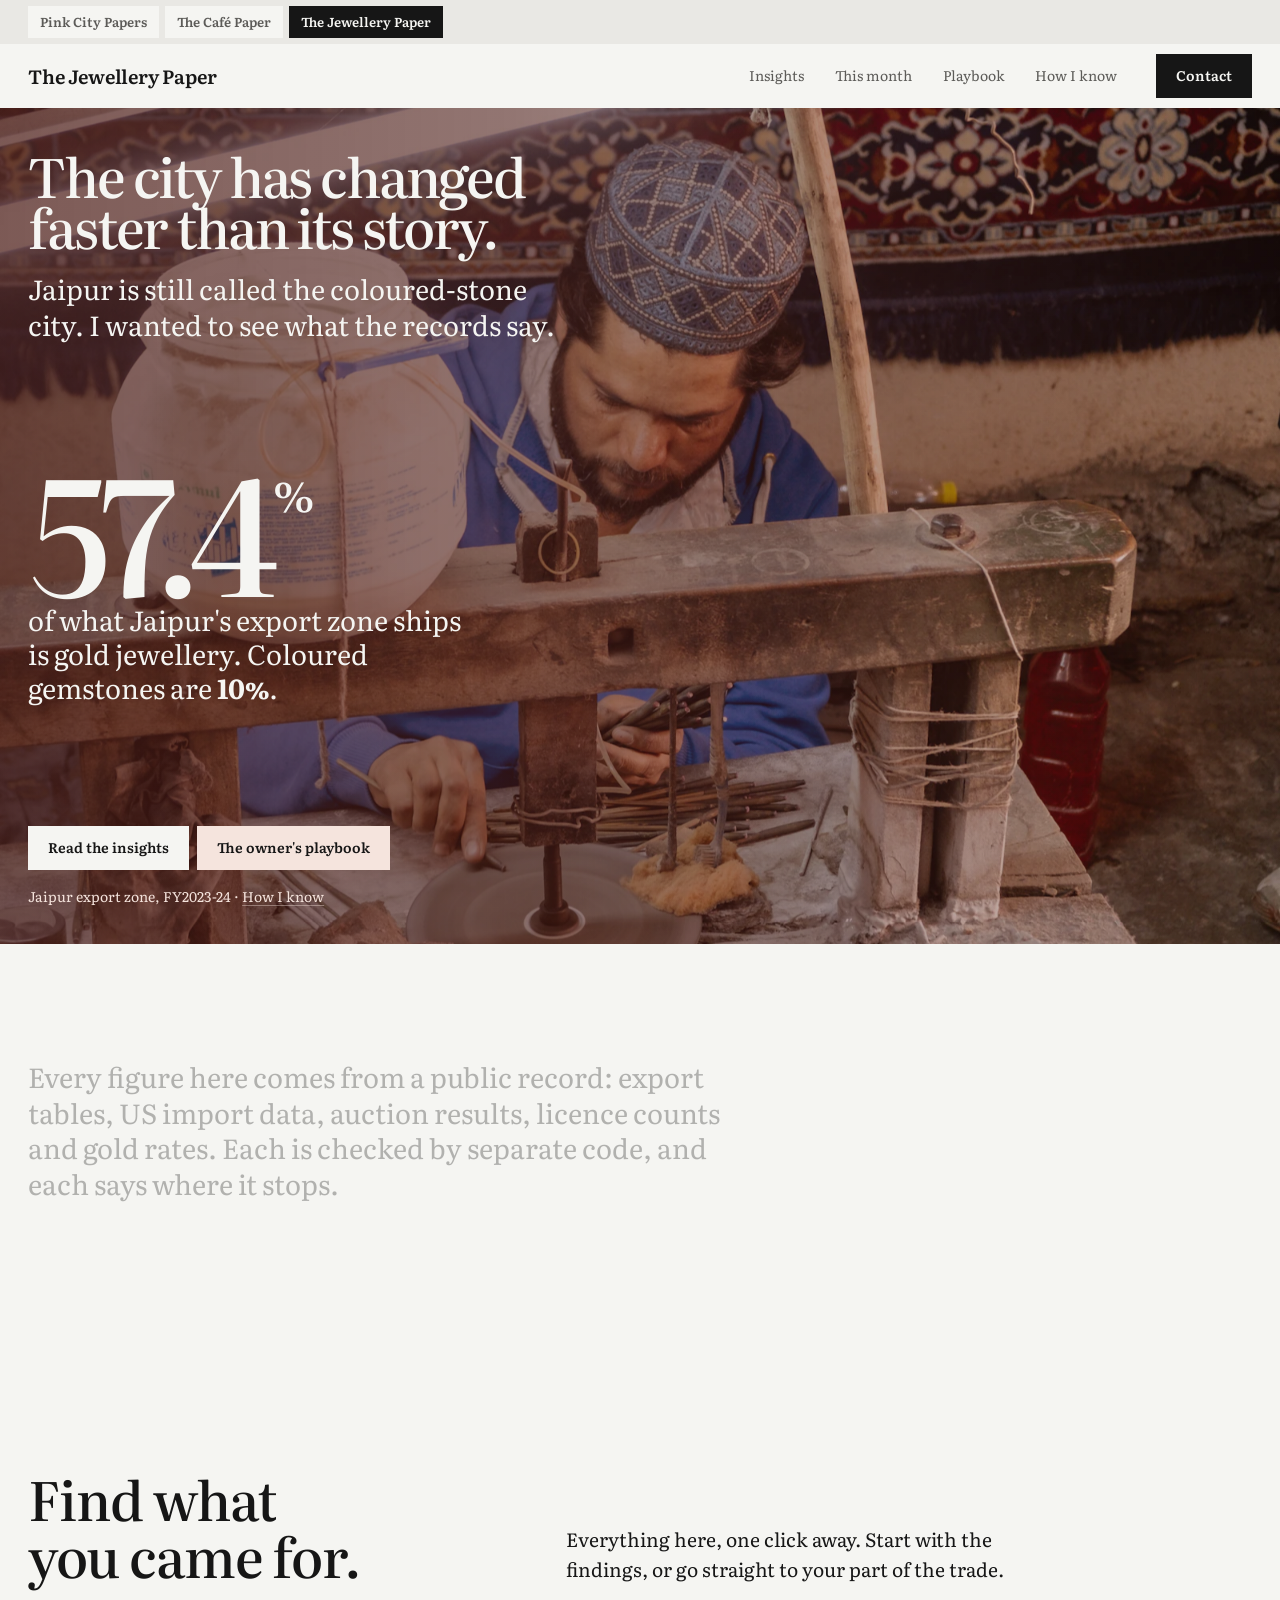
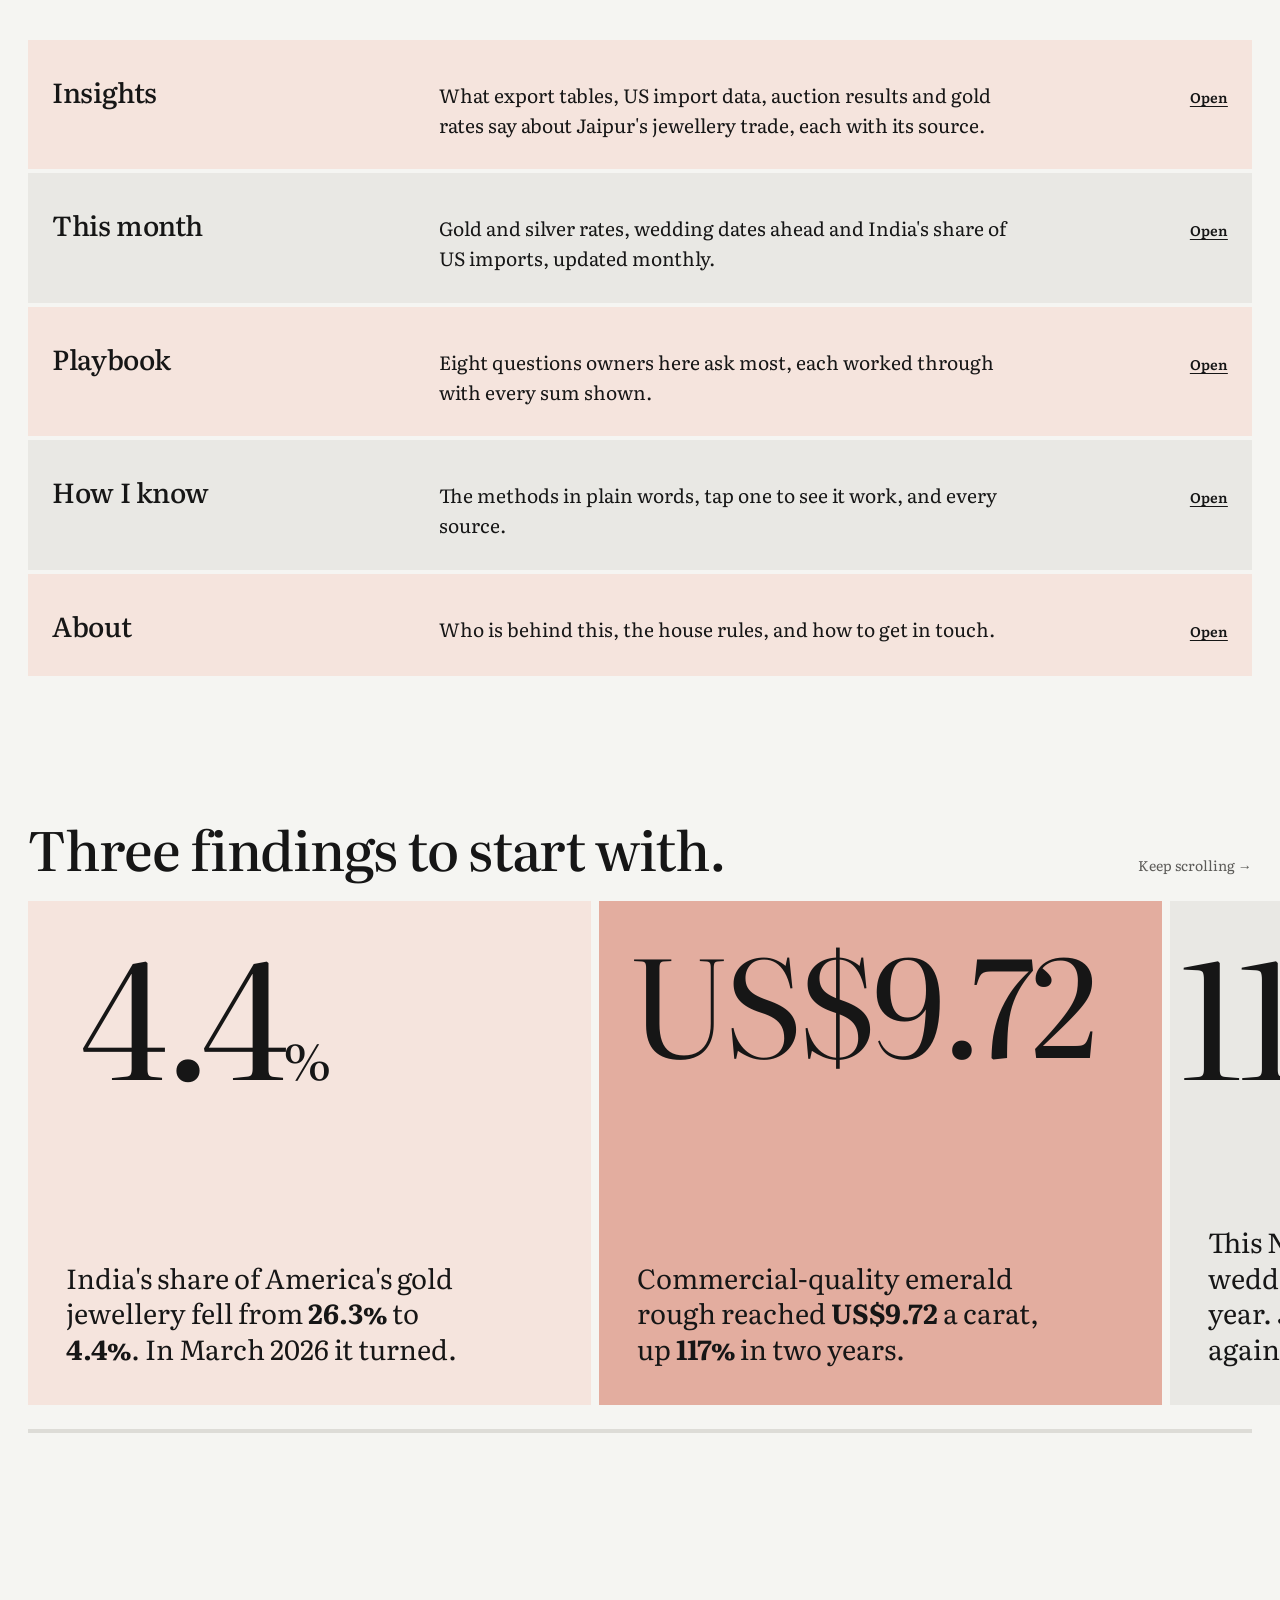
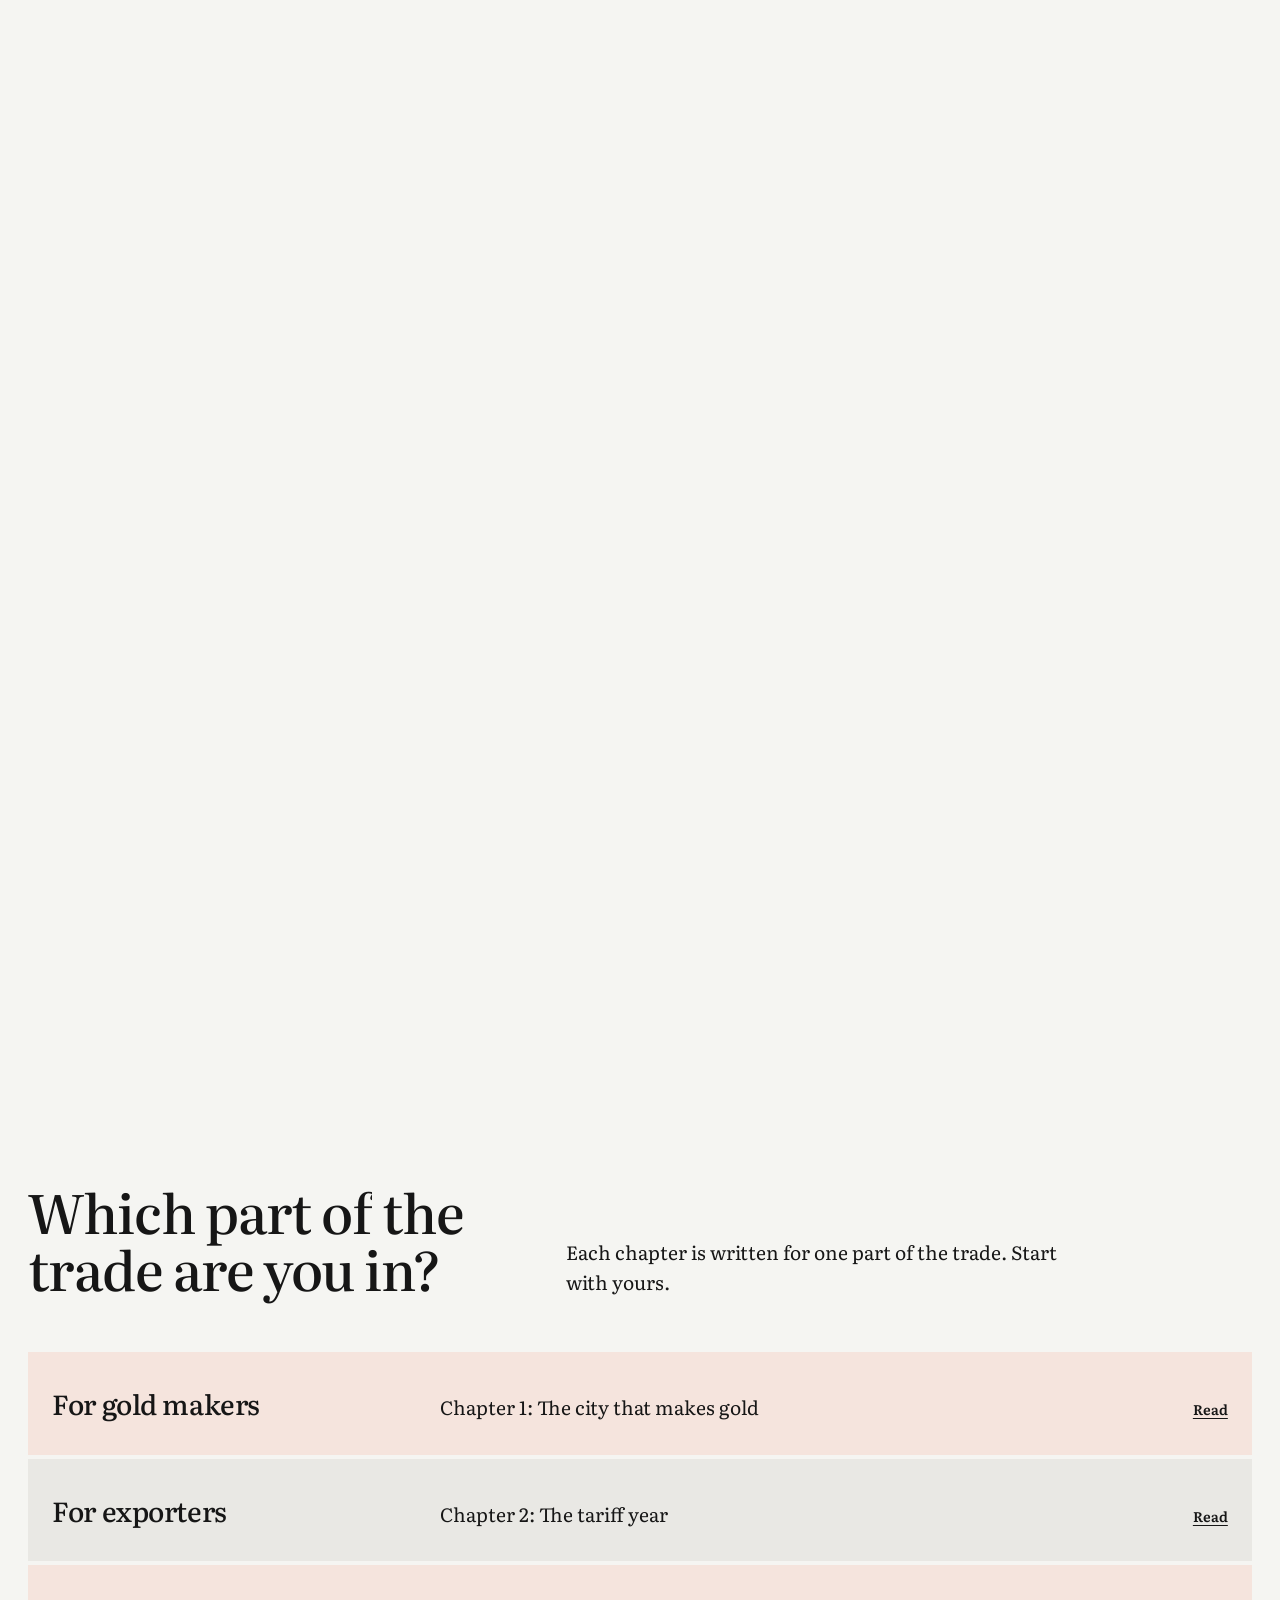
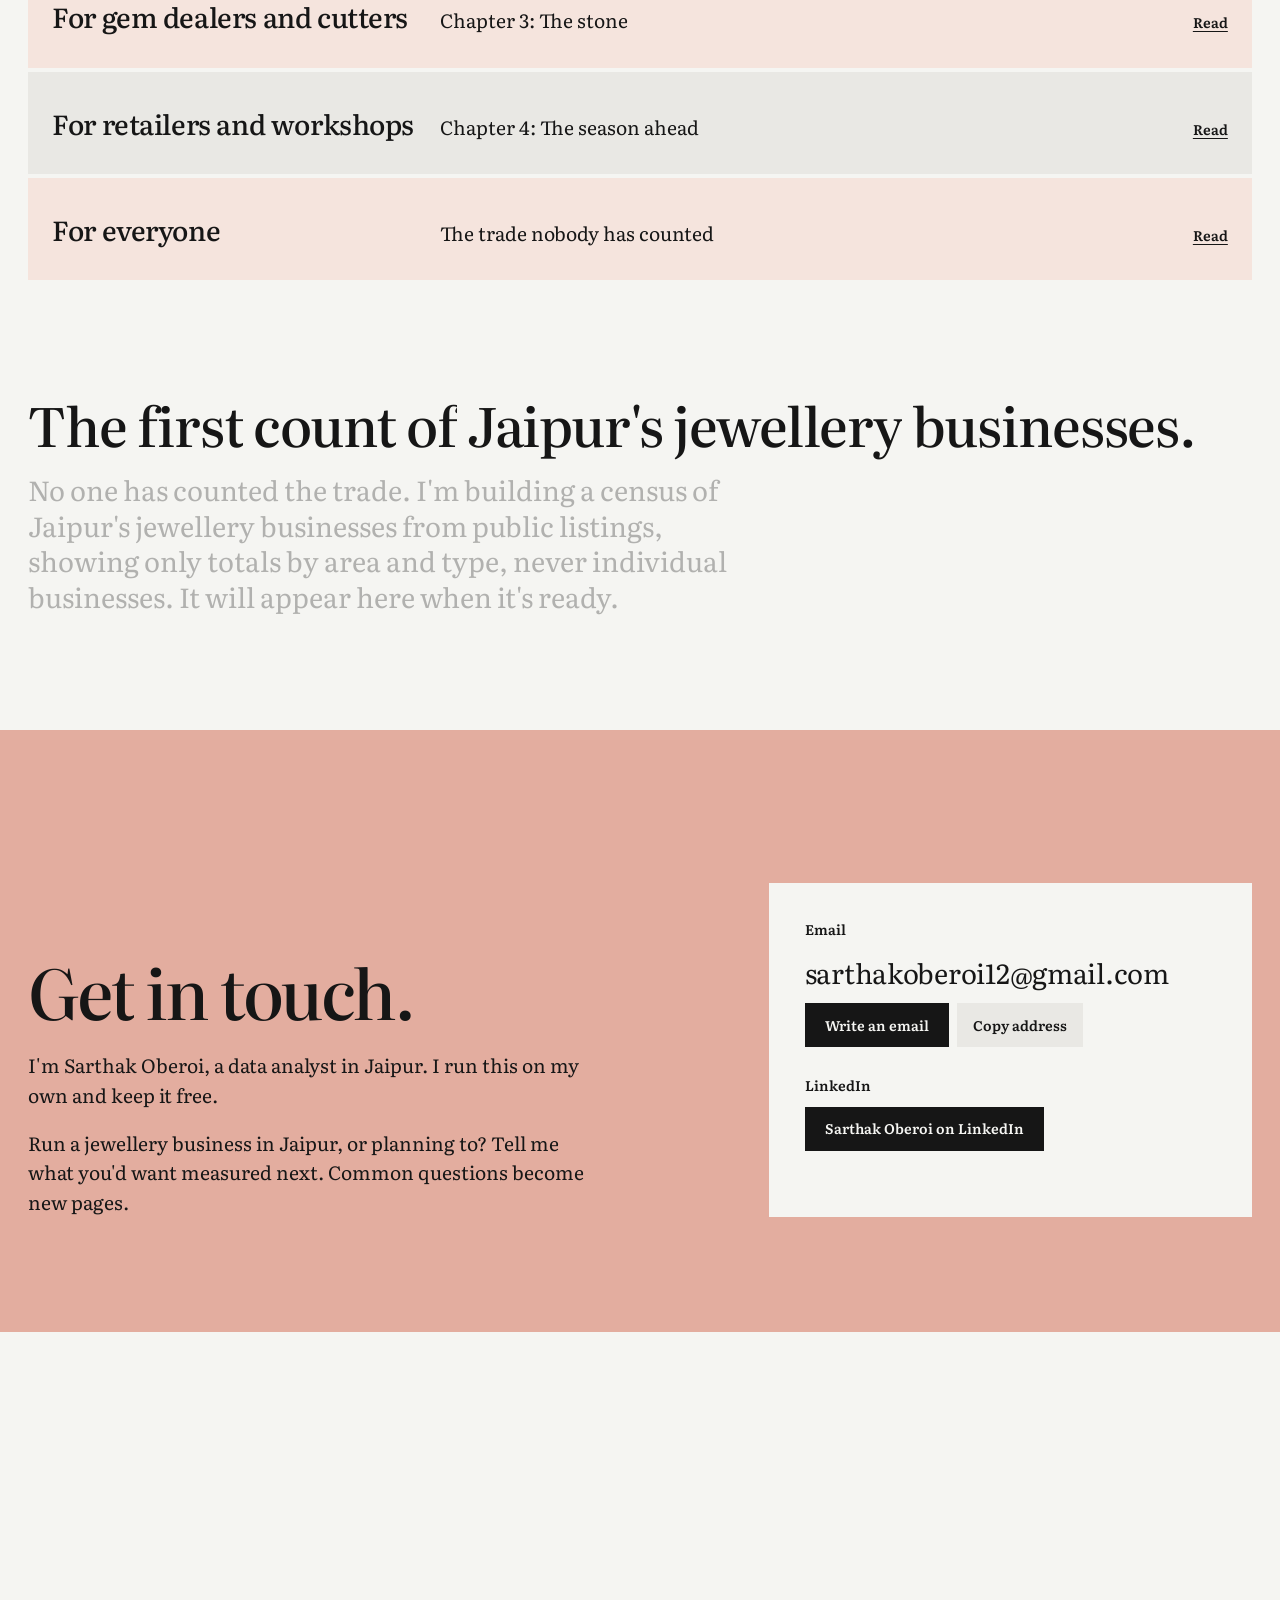
<file: index.html>
<!doctype html>
<html lang="en-IN" data-root="./">
<head>
<meta charset="utf-8">
<meta name="viewport" content="width=device-width, initial-scale=1">
<title>The Jewellery Paper · What the records say about Jaipur&#x27;s jewellery trade</title>
<meta name="description" content="Free, independent figures on Jaipur&#x27;s jewellery trade: exports, the US tariff, emerald rough, silver, wedding dates and gold prices.">
<meta name="color-scheme" content="light">
<meta name="theme-color" content="#f5f5f2">
<link rel="icon" href="favicon.svg" type="image/svg+xml">
<script>(function(d){d.classList.add("js");try{if(sessionStorage.getItem("jp-seen"))d.classList.add("seen");else sessionStorage.setItem("jp-seen","1")}catch(e){d.classList.add("seen")}setTimeout(function(){if(!window.__pulse)d.classList.remove("js","motion")},3000)})(document.documentElement)</script>
<link rel="preload" href="fonts/literata.woff2" as="font" type="font/woff2" crossorigin>
<link rel="stylesheet" href="v2.css?v=85afc70849">
<link rel="stylesheet" href="jewel.css?v=7b4c85038b">
<script src="v2.js?v=d1bdc389ef" defer></script>
<script src="explain.js?v=a6891411c8" defer></script>
</head>
<body>
<div class="curtain" aria-hidden="true"><p class="cur-name"><span style="--c:0">T</span><span style="--c:1">h</span><span style="--c:2">e</span><span style="--c:3"> </span><span style="--c:4">J</span><span style="--c:5">e</span><span style="--c:6">w</span><span style="--c:7">e</span><span style="--c:8">l</span><span style="--c:9">l</span><span style="--c:10">e</span><span style="--c:11">r</span><span style="--c:12">y</span><span style="--c:13"> </span><span style="--c:14">P</span><span style="--c:15">a</span><span style="--c:16">p</span><span style="--c:17">e</span><span style="--c:18">r</span></p></div>
<div class="loader" aria-hidden="true"><p class="ld-page"><span style="--c:0">T</span><span style="--c:1">h</span><span style="--c:2">e</span><span style="--c:3"> </span><span style="--c:4">J</span><span style="--c:5">e</span><span style="--c:6">w</span><span style="--c:7">e</span><span style="--c:8">l</span><span style="--c:9">l</span><span style="--c:10">e</span><span style="--c:11">r</span><span style="--c:12">y</span><span style="--c:13"> </span><span style="--c:14">P</span><span style="--c:15">a</span><span style="--c:16">p</span><span style="--c:17">e</span><span style="--c:18">r</span></p><i class="ld-line"></i></div><div class="leave" aria-hidden="true"></div>
<nav class="family" aria-label="Pink City Papers sites"><a href="https://sarthakkk23.github.io/pink-city-papers/"><span class="fam-l">Pink City Papers</span><span class="fam-s">Pink City Papers</span></a><a href="https://sarthakkk23.github.io/cafe-paper/"><span class="fam-l">The Café Paper</span><span class="fam-s">Cafés</span></a><a href="./" aria-current="true"><span class="fam-l">The Jewellery Paper</span><span class="fam-s">Jewellery</span></a></nav><header class="bar"><a class="wordmark" href="./">The Jewellery Paper</a><nav class="bar-links" aria-label="Main"><a href="insights/">Insights</a><a href="this-month/">This month</a><a href="playbook/">Playbook</a><a href="how-i-know/">How I know</a></nav><details class="menu"><summary aria-label="Open the menu">Menu</summary><nav class="menu-panel" aria-label="Main"><a href="">Home</a><a href="insights/">Insights</a><a href="this-month/">This month</a><a href="playbook/">Playbook</a><a href="how-i-know/">How I know</a><a href="about/">About</a></nav></details><a class="btn" href="about/#contact">Contact</a></header>
<main class="">
<section class="hero jw-hero" id="top" aria-labelledby="hero-h">
  <figure class="hero-pic" aria-hidden="true"><picture><source type="image/webp" srcset="img/gem-cutter-900.webp 900w, img/gem-cutter-1600.webp 1600w" sizes="100vw"><img src="img/gem-cutter-1600.jpg" srcset="img/gem-cutter-900.jpg 900w, img/gem-cutter-1600.jpg 1600w" sizes="100vw" width="1600" height="2400" alt="A craftsman bent over a polishing wheel in a small Jaipur workshop" fetchpriority="high"></picture></figure>
  <div class="hero-copy">
    <div class="hero-top">
      <h1 id="hero-h" class="hero-h">The city has changed faster than its story.</h1>
      <p class="hero-sub">Jaipur is still called the coloured-stone city. I wanted to see what the records say.</p>
    </div>
    <div class="hero-fig">
      <a class="rot-link" href="insights/#f-Opening"><span class="hero-num">59.5<small>%</small></span>
      <span class="hero-cap">of what Jaipur's export zone ships is gold jewellery. Coloured gemstones are <b>10%</b>.</span></a>
    </div>
    <div class="hero-foot"><p class="hero-act"><a class="btn" href="insights/">Read the insights</a><a class="btn btn-ghost" href="playbook/">The owner's playbook</a></p>
    <p class="hero-meta">Jaipur export zone, FY2023-24 · <a href="insights/#f-Opening">How I know</a></p></div>
  </div>
</section><section class="intro" aria-label="About this record">
  <p class="lead reveal">Every figure here comes from a public record: export tables, US import data, auction results, licence counts and
  gold rates. Each is checked by separate code, and each says where it stops.</p>
</section><section class="explore" aria-labelledby="explore-h">
  <header class="ch-head reveal"><h2 id="explore-h">Find what you came for.</h2><p>Everything here, one click away. Start with the findings, or go straight to your part of the trade.</p></header>
  <ul class="best-list ex-list"><li class="reveal"><a href="insights/"><span class="best-name">Insights</span><span class="ex-p">What export tables, US import data, auction results and gold rates say about Jaipur&#x27;s jewellery trade, each with its source.</span><span class="best-go">Open</span></a></li><li class="reveal"><a href="this-month/"><span class="best-name">This month</span><span class="ex-p">Gold and silver rates, wedding dates ahead and India&#x27;s share of US imports, updated monthly.</span><span class="best-go">Open</span></a></li><li class="reveal"><a href="playbook/"><span class="best-name">Playbook</span><span class="ex-p">Eight questions owners here ask most, each worked through with every sum shown.</span><span class="best-go">Open</span></a></li><li class="reveal"><a href="how-i-know/"><span class="best-name">How I know</span><span class="ex-p">The methods in plain words, tap one to see it work, and every source.</span><span class="best-go">Open</span></a></li><li class="reveal"><a href="about/"><span class="best-name">About</span><span class="ex-p">Who is behind this, the house rules, and how to get in touch.</span><span class="best-go">Open</span></a></li></ul>
</section><section class="teasers hs" aria-labelledby="teasers-h">
  <div class="hs-pin">
  <header class="hs-head"><h2 id="teasers-h" class="reveal">Three findings to start with.</h2><p class="hs-hint" aria-hidden="true">Keep scrolling</p></header>
  <div class="hs-view"><div class="tz-grid hs-track"><a class="tz" href="insights/#f-2-2"><span class="tz-num">4.4<small>%</small></span><span class="tz-head">India's share of America's gold jewellery fell from <b>26.3%</b> to <b>4.4%</b>. In March 2026 it turned.</span></a><a class="tz" href="insights/#f-3-2"><span class="tz-num">US$9.72<small></small></span><span class="tz-head">Commercial-quality emerald rough reached <b>US$9.72</b> a carat, up <b>117%</b> in two years.</span></a><a class="tz" href="insights/#f-5-1"><span class="tz-num">11<small></small></span><span class="tz-head">This November-December has <b>11</b> wedding dates, against <b>17</b> last year. January-February has <b>22</b>, against <b>12</b>.</span></a><a class="tz tz-end" href="insights/"><span class="tz-head">Every finding, with its source.</span><span class="tz-go">Read the insights</span></a></div></div>
  <div class="hs-meter" aria-hidden="true"><i></i></div>
  </div>
</section><section class="explore" id="parts" aria-labelledby="parts-h">
  <header class="ch-head reveal"><h2 id="parts-h">Which part of the trade are you in?</h2><p>Each chapter is written for one part of the trade. Start with yours.</p></header>
  <ul class="best-list ex-list"><li class="reveal"><a href="insights/#chapter-1"><span class="best-name">For gold makers</span><span class="ex-p">Chapter 1: The city that makes gold</span><span class="best-go">Read</span></a></li><li class="reveal"><a href="insights/#chapter-2"><span class="best-name">For exporters</span><span class="ex-p">Chapter 2: The tariff year</span><span class="best-go">Read</span></a></li><li class="reveal"><a href="insights/#chapter-3"><span class="best-name">For gem dealers and cutters</span><span class="ex-p">Chapter 3: The stone</span><span class="best-go">Read</span></a></li><li class="reveal"><a href="insights/#chapter-4"><span class="best-name">For retailers and workshops</span><span class="ex-p">Chapter 4: The season ahead</span><span class="best-go">Read</span></a></li><li class="reveal"><a href="insights/#chapter-close"><span class="best-name">For everyone</span><span class="ex-p">The trade nobody has counted</span><span class="best-go">Read</span></a></li></ul>
</section><section class="intro jw-census" aria-labelledby="census-h"><h2 id="census-h" class="reveal">The first count of Jaipur&#x27;s jewellery businesses.</h2>
  <p class="lead reveal">No one has counted the trade. I&#x27;m building a census of Jaipur&#x27;s jewellery businesses from public listings, showing only totals by area and type, never individual businesses. It will appear here when it&#x27;s ready.</p></section><section class="contact" id="contact" aria-labelledby="contact-h">
  <div class="c-intro reveal"><h2 id="contact-h">Get in touch.</h2><p>I'm Sarthak Oberoi, a data analyst in Jaipur. I run this on my own and keep it free.</p><p>Run a jewellery business in Jaipur, or planning to? Tell me what you&#x27;d want measured next. Common questions become new pages.</p></div>
  <div class="c-card reveal" data-ui>
    <p class="c-k">Email</p>
    <p class="c-email"><a href="&#109;&#97;&#105;&#108;&#116;&#111;&#58;&#115;&#97;&#114;&#116;&#104;&#97;&#107;&#111;&#98;&#101;&#114;&#111;&#105;&#49;&#50;&#64;&#103;&#109;&#97;&#105;&#108;&#46;&#99;&#111;&#109;&#63;&#115;&#117;&#98;&#106;&#101;&#99;&#116;&#61;&#84;&#104;&#101;&#32;&#74;&#101;&#119;&#101;&#108;&#108;&#101;&#114;&#121;&#32;&#80;&#97;&#112;&#101;&#114;">&#115;&#97;&#114;&#116;&#104;&#97;&#107;&#111;&#98;&#101;&#114;&#111;&#105;&#49;&#50;&#64;&#103;&#109;&#97;&#105;&#108;&#46;&#99;&#111;&#109;</a></p>
    <p class="c-acts"><a class="btn" href="&#109;&#97;&#105;&#108;&#116;&#111;&#58;&#115;&#97;&#114;&#116;&#104;&#97;&#107;&#111;&#98;&#101;&#114;&#111;&#105;&#49;&#50;&#64;&#103;&#109;&#97;&#105;&#108;&#46;&#99;&#111;&#109;&#63;&#115;&#117;&#98;&#106;&#101;&#99;&#116;&#61;&#84;&#104;&#101;&#32;&#74;&#101;&#119;&#101;&#108;&#108;&#101;&#114;&#121;&#32;&#80;&#97;&#112;&#101;&#114;">Write an email</a><button type="button" class="c-copy-btn" data-copy="&#115;&#97;&#114;&#116;&#104;&#97;&#107;&#111;&#98;&#101;&#114;&#111;&#105;&#49;&#50;&#64;&#103;&#109;&#97;&#105;&#108;&#46;&#99;&#111;&#109;">Copy address</button></p>
    <p class="c-k">LinkedIn</p>
    <p class="c-acts"><a class="btn btn-ln" href="https://www.linkedin.com/in/sarthak-oberoi-analyst/" rel="noopener" target="_blank">Sarthak Oberoi on LinkedIn</a></p>
    <p class="c-copied" role="status" aria-live="polite"></p>
  </div>
</section>

</main>
<footer class="foot">
  <a class="foot-name" href="./">The Jewellery Paper</a>
  <div class="ft-cols"><div><p class="ft-h">Explore</p><a href="insights/">Insights</a><a href="this-month/">This month</a><a href="playbook/">Playbook</a></div><div><p class="ft-h">Learn</p><a href="how-i-know/">How I know</a><a href="about/">About</a><a href="figures.json">Download the figures</a></div><div><p class="ft-h">Also from Pink City Papers</p><a href="https://sarthakkk23.github.io/pink-city-papers/">Pink City Papers</a><a href="https://sarthakkk23.github.io/cafe-paper/">The Café Paper</a><a href="&#109;&#97;&#105;&#108;&#116;&#111;&#58;&#115;&#97;&#114;&#116;&#104;&#97;&#107;&#111;&#98;&#101;&#114;&#111;&#105;&#49;&#50;&#64;&#103;&#109;&#97;&#105;&#108;&#46;&#99;&#111;&#109;&#63;&#115;&#117;&#98;&#106;&#101;&#99;&#116;&#61;&#84;&#104;&#101;&#32;&#74;&#101;&#119;&#101;&#108;&#108;&#101;&#114;&#121;&#32;&#80;&#97;&#112;&#101;&#114;">Email</a><a href="https://www.linkedin.com/in/sarthak-oberoi-analyst/">LinkedIn</a></div></div>
  <p>Photographs on Unsplash by <a href="https://unsplash.com/photos/cFSYBkneAp0" rel="noopener" target="_blank">Johan Mouchet</a>; <a href="https://unsplash.com/photos/jYVvmAi4u8c" rel="noopener" target="_blank">Sabrianna</a>; <a href="https://unsplash.com/photos/6WTcS_rECpA" rel="noopener" target="_blank">Laura Lezman</a>. Typeface: Literata (SIL Open Font Licence). Independent research: nothing here is for sale, and no business pays to appear.</p>
  <p>Figures as of 11 November 2026 · monthly figures from November 2026</p>
</footer>
</body>
</html>
</file>
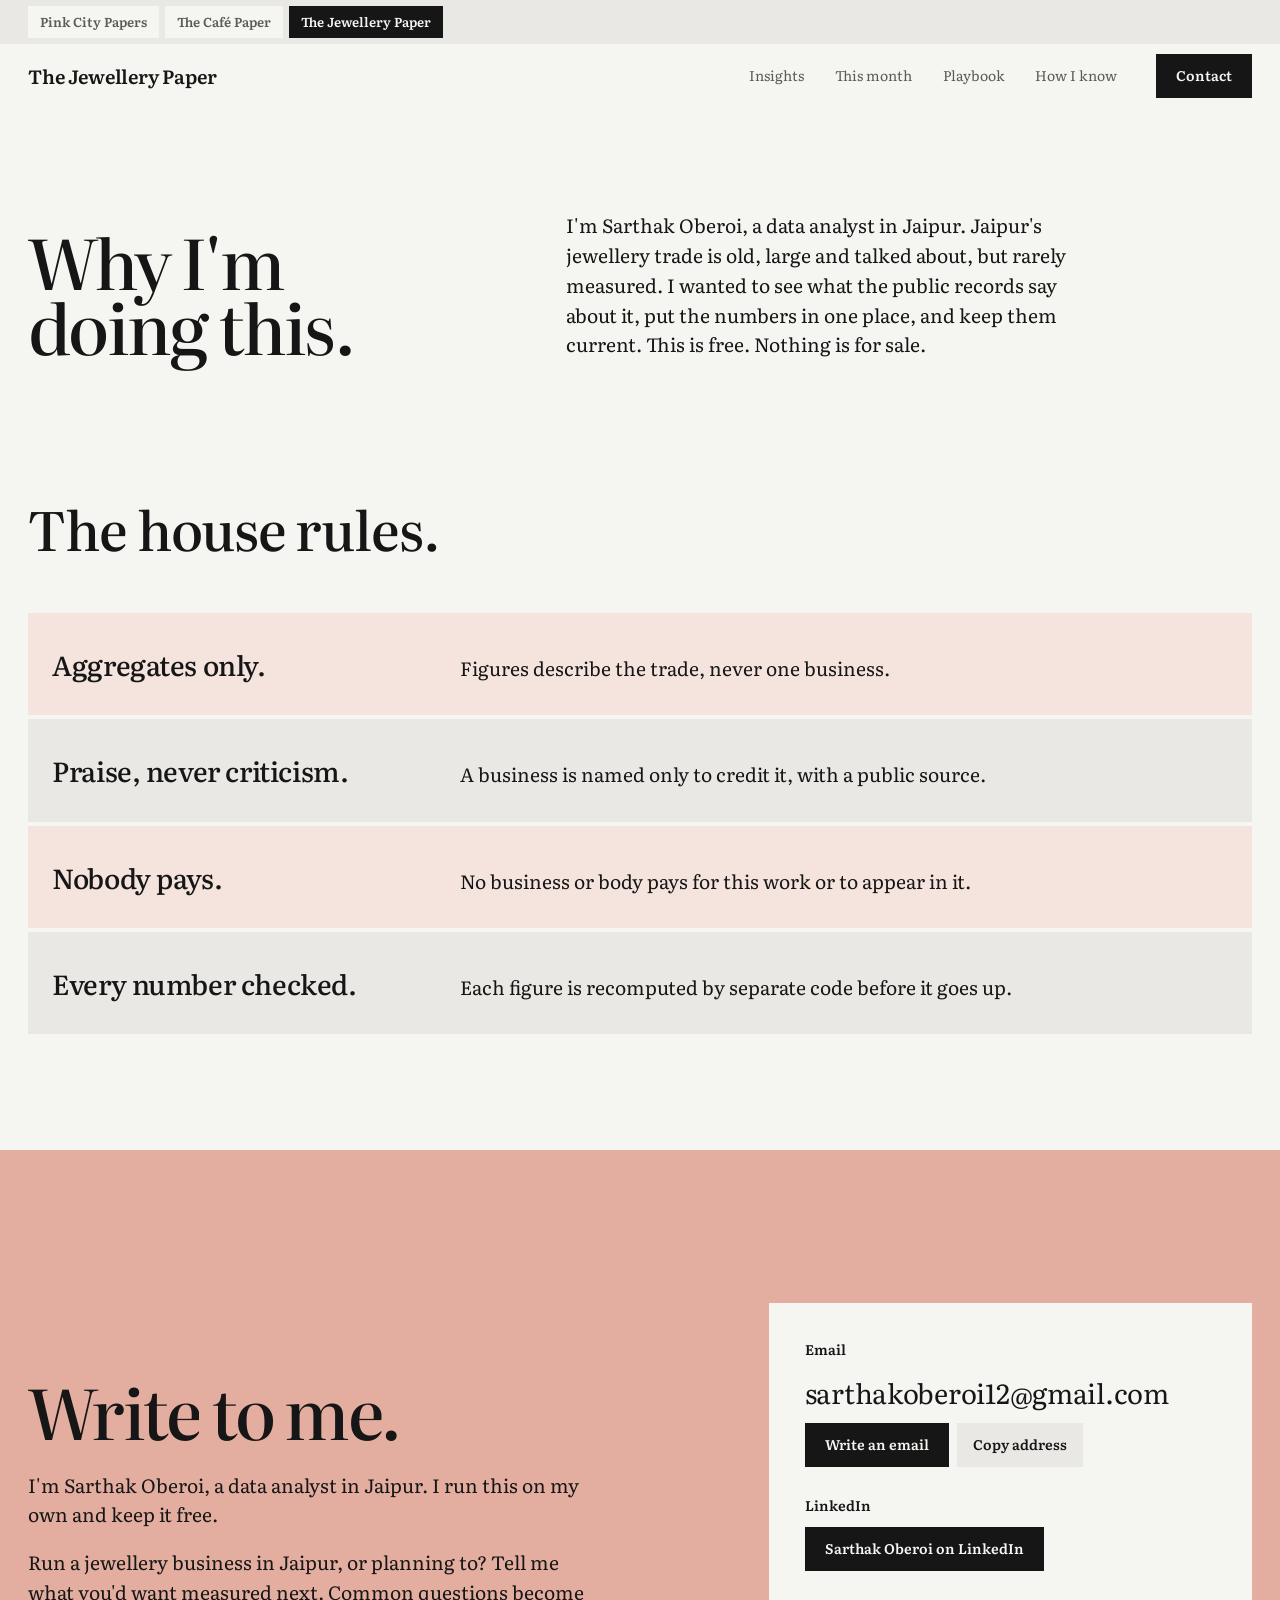
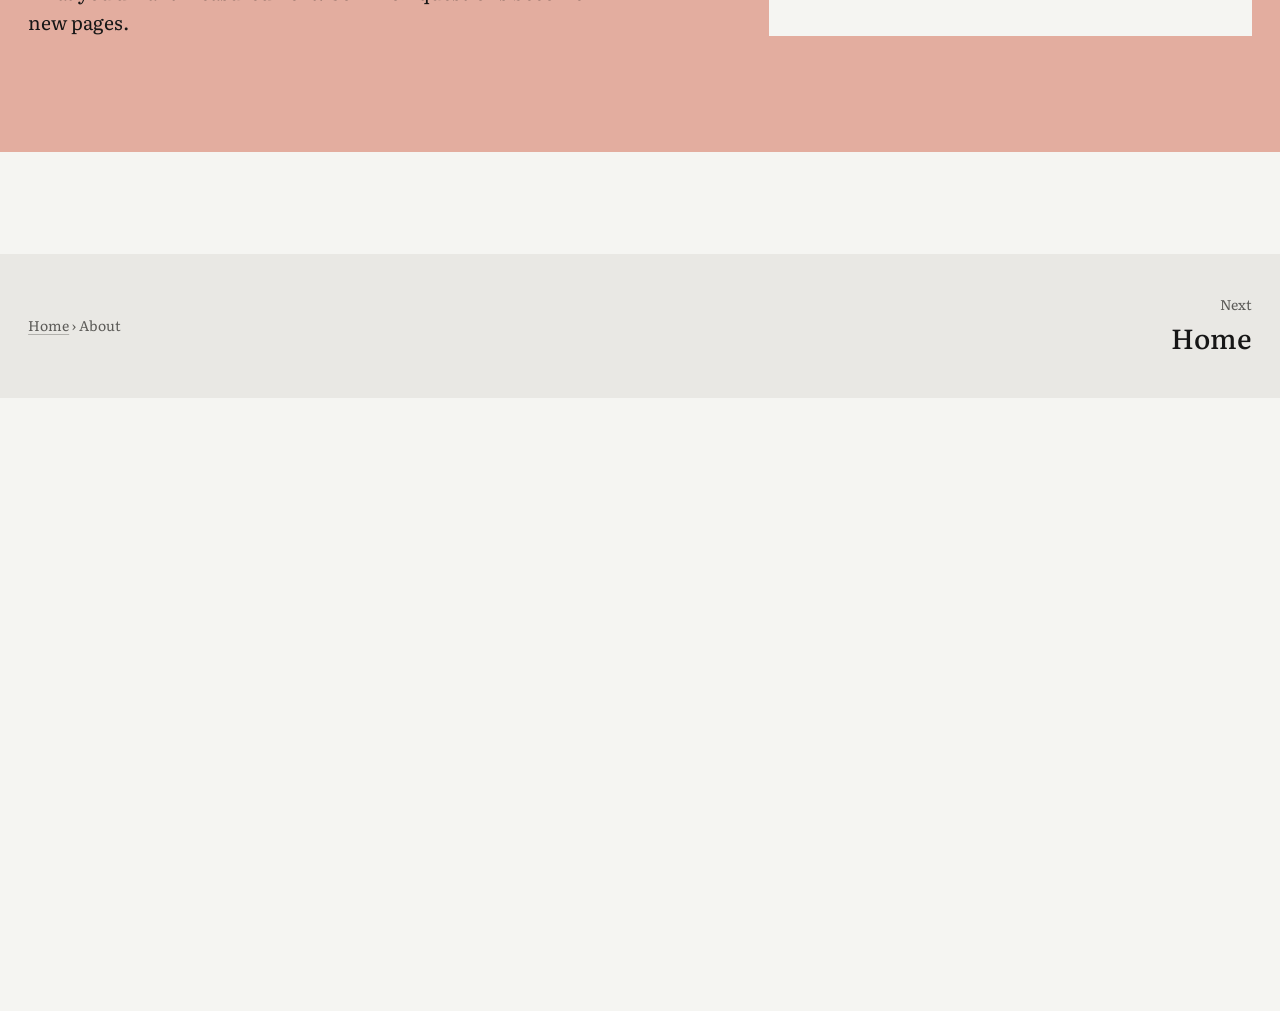
<file: about/index.html>
<!doctype html>
<html lang="en-IN" data-root="../">
<head>
<meta charset="utf-8">
<meta name="viewport" content="width=device-width, initial-scale=1">
<title>About · The Jewellery Paper</title>
<meta name="description" content="Who is behind The Jewellery Paper, and how to get in touch.">
<meta name="color-scheme" content="light">
<meta name="theme-color" content="#f5f5f2">
<link rel="icon" href="../favicon.svg" type="image/svg+xml">
<script>(function(d){d.classList.add("js");try{if(sessionStorage.getItem("jp-seen"))d.classList.add("seen");else sessionStorage.setItem("jp-seen","1")}catch(e){d.classList.add("seen")}setTimeout(function(){if(!window.__pulse)d.classList.remove("js","motion")},3000)})(document.documentElement)</script>
<link rel="preload" href="../fonts/literata.woff2" as="font" type="font/woff2" crossorigin>
<link rel="stylesheet" href="../v2.css?v=85afc70849">
<link rel="stylesheet" href="../jewel.css?v=7b4c85038b">
<script src="../v2.js?v=d1bdc389ef" defer></script>
<script src="../explain.js?v=a6891411c8" defer></script>
</head>
<body>
<div class="loader" aria-hidden="true"><p class="ld-site"><span>The Jewellery Paper</span></p><p class="ld-page"><span style="--c:0">A</span><span style="--c:1">b</span><span style="--c:2">o</span><span style="--c:3">u</span><span style="--c:4">t</span></p><i class="ld-line"></i></div><div class="leave" aria-hidden="true"></div>
<nav class="family" aria-label="Pink City Papers sites"><a href="https://sarthakkk23.github.io/pink-city-papers/"><span class="fam-l">Pink City Papers</span><span class="fam-s">Pink City Papers</span></a><a href="https://sarthakkk23.github.io/cafe-paper/"><span class="fam-l">The Café Paper</span><span class="fam-s">Cafés</span></a><a href="../" aria-current="true"><span class="fam-l">The Jewellery Paper</span><span class="fam-s">Jewellery</span></a></nav><header class="bar"><a class="wordmark" href="../">The Jewellery Paper</a><nav class="bar-links" aria-label="Main"><a href="../insights/">Insights</a><a href="../this-month/">This month</a><a href="../playbook/">Playbook</a><a href="../how-i-know/">How I know</a></nav><details class="menu"><summary aria-label="Open the menu">Menu</summary><nav class="menu-panel" aria-label="Main"><a href="../">Home</a><a href="../insights/">Insights</a><a href="../this-month/">This month</a><a href="../playbook/">Playbook</a><a href="../how-i-know/">How I know</a><a href="../about/" aria-current="page">About</a></nav></details><a class="btn" href="../about/#contact">Contact</a></header>
<main class="">
<section class="page-head about-head"><h1 class="reveal">Why I'm doing this.</h1>
  <p class="page-lede reveal">I'm Sarthak Oberoi, a data analyst in Jaipur. Jaipur's jewellery trade is old, large and talked about, but rarely
  measured. I wanted to see what the public records say about it, put the numbers in one place, and keep them current. This is free. Nothing is for sale.</p></section>
<section class="rules"><h2 class="reveal">The house rules.</h2><ul class="best-list rule-list">
  <li class="reveal"><div class="rule-row"><span class="best-name">Aggregates only.</span><span class="ex-p">Figures describe the trade, never one business.</span></div></li>
  <li class="reveal"><div class="rule-row"><span class="best-name">Praise, never criticism.</span><span class="ex-p">A business is named only to credit it, with a public source.</span></div></li>
  <li class="reveal"><div class="rule-row"><span class="best-name">Nobody pays.</span><span class="ex-p">No business or body pays for this work or to appear in it.</span></div></li>
  <li class="reveal"><div class="rule-row"><span class="best-name">Every number checked.</span><span class="ex-p">Each figure is recomputed by separate code before it goes up.</span></div></li>
</ul></section>
<section class="contact" id="contact" aria-labelledby="contact-h">
  <div class="c-intro reveal"><h2 id="contact-h">Write to me.</h2><p>I'm Sarthak Oberoi, a data analyst in Jaipur. I run this on my own and keep it free.</p><p>Run a jewellery business in Jaipur, or planning to? Tell me what you&#x27;d want measured next. Common questions become new pages.</p></div>
  <div class="c-card reveal" data-ui>
    <p class="c-k">Email</p>
    <p class="c-email"><a href="&#109;&#97;&#105;&#108;&#116;&#111;&#58;&#115;&#97;&#114;&#116;&#104;&#97;&#107;&#111;&#98;&#101;&#114;&#111;&#105;&#49;&#50;&#64;&#103;&#109;&#97;&#105;&#108;&#46;&#99;&#111;&#109;&#63;&#115;&#117;&#98;&#106;&#101;&#99;&#116;&#61;&#84;&#104;&#101;&#32;&#74;&#101;&#119;&#101;&#108;&#108;&#101;&#114;&#121;&#32;&#80;&#97;&#112;&#101;&#114;">&#115;&#97;&#114;&#116;&#104;&#97;&#107;&#111;&#98;&#101;&#114;&#111;&#105;&#49;&#50;&#64;&#103;&#109;&#97;&#105;&#108;&#46;&#99;&#111;&#109;</a></p>
    <p class="c-acts"><a class="btn" href="&#109;&#97;&#105;&#108;&#116;&#111;&#58;&#115;&#97;&#114;&#116;&#104;&#97;&#107;&#111;&#98;&#101;&#114;&#111;&#105;&#49;&#50;&#64;&#103;&#109;&#97;&#105;&#108;&#46;&#99;&#111;&#109;&#63;&#115;&#117;&#98;&#106;&#101;&#99;&#116;&#61;&#84;&#104;&#101;&#32;&#74;&#101;&#119;&#101;&#108;&#108;&#101;&#114;&#121;&#32;&#80;&#97;&#112;&#101;&#114;">Write an email</a><button type="button" class="c-copy-btn" data-copy="&#115;&#97;&#114;&#116;&#104;&#97;&#107;&#111;&#98;&#101;&#114;&#111;&#105;&#49;&#50;&#64;&#103;&#109;&#97;&#105;&#108;&#46;&#99;&#111;&#109;">Copy address</button></p>
    <p class="c-k">LinkedIn</p>
    <p class="c-acts"><a class="btn btn-ln" href="https://www.linkedin.com/in/sarthak-oberoi-analyst/" rel="noopener" target="_blank">Sarthak Oberoi on LinkedIn</a></p>
    <p class="c-copied" role="status" aria-live="polite"></p>
  </div>
</section>
<nav class="trail" aria-label="Next page"><p class="tr-where"><a href="../">Home</a> › <span>About</span></p><a class="tr-next" href="../"><span>Next</span>Home</a></nav>
</main>
<footer class="foot">
  <a class="foot-name" href="../">The Jewellery Paper</a>
  <div class="ft-cols"><div><p class="ft-h">Explore</p><a href="../insights/">Insights</a><a href="../this-month/">This month</a><a href="../playbook/">Playbook</a></div><div><p class="ft-h">Learn</p><a href="../how-i-know/">How I know</a><a href="../about/">About</a><a href="../figures.json">Download the figures</a></div><div><p class="ft-h">Also from Pink City Papers</p><a href="https://sarthakkk23.github.io/pink-city-papers/">Pink City Papers</a><a href="https://sarthakkk23.github.io/cafe-paper/">The Café Paper</a><a href="&#109;&#97;&#105;&#108;&#116;&#111;&#58;&#115;&#97;&#114;&#116;&#104;&#97;&#107;&#111;&#98;&#101;&#114;&#111;&#105;&#49;&#50;&#64;&#103;&#109;&#97;&#105;&#108;&#46;&#99;&#111;&#109;&#63;&#115;&#117;&#98;&#106;&#101;&#99;&#116;&#61;&#84;&#104;&#101;&#32;&#74;&#101;&#119;&#101;&#108;&#108;&#101;&#114;&#121;&#32;&#80;&#97;&#112;&#101;&#114;">Email</a><a href="https://www.linkedin.com/in/sarthak-oberoi-analyst/">LinkedIn</a></div></div>
  <p>Photographs on Unsplash by <a href="https://unsplash.com/photos/cFSYBkneAp0" rel="noopener" target="_blank">Johan Mouchet</a>; <a href="https://unsplash.com/photos/jYVvmAi4u8c" rel="noopener" target="_blank">Sabrianna</a>; <a href="https://unsplash.com/photos/6WTcS_rECpA" rel="noopener" target="_blank">Laura Lezman</a>. Typeface: Literata (SIL Open Font Licence). Independent research: nothing here is for sale, and no business pays to appear.</p>
  <p>Figures as of 11 November 2026 · monthly figures from November 2026</p>
</footer>
</body>
</html>
</file>
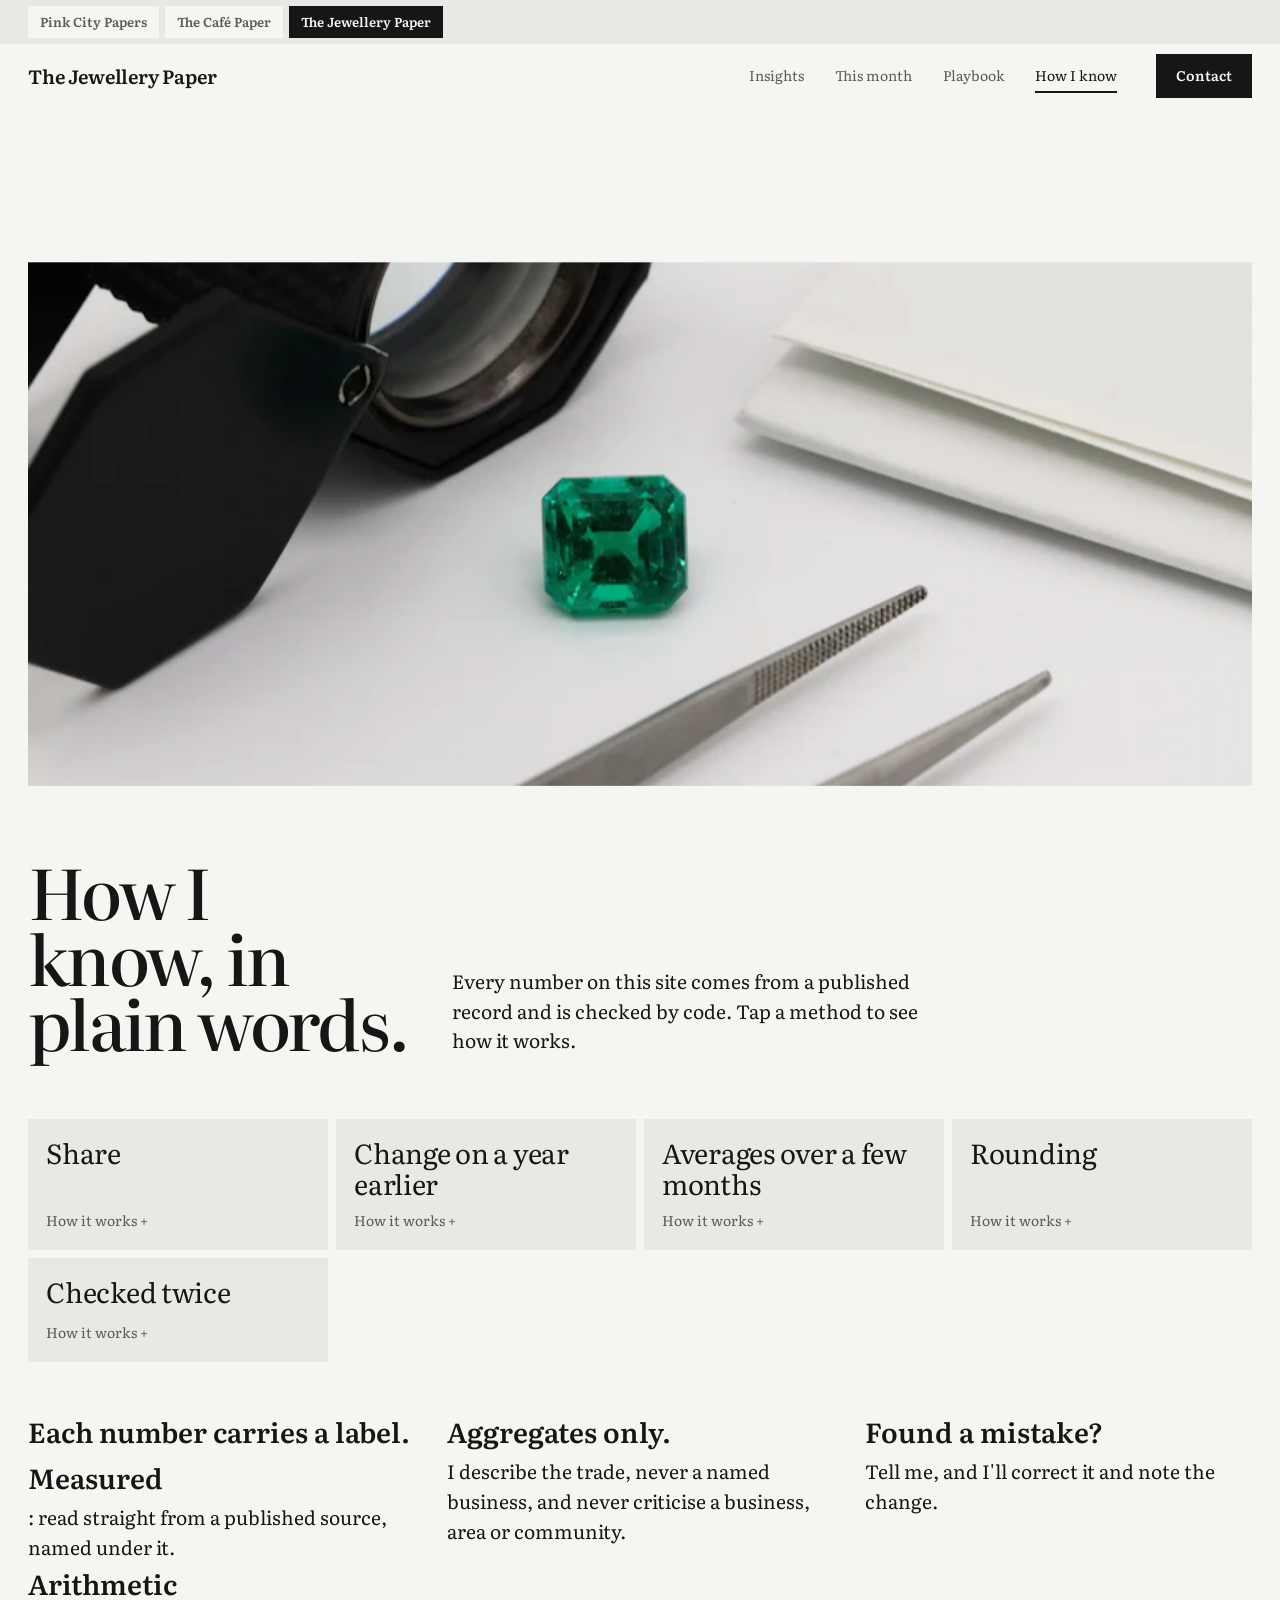
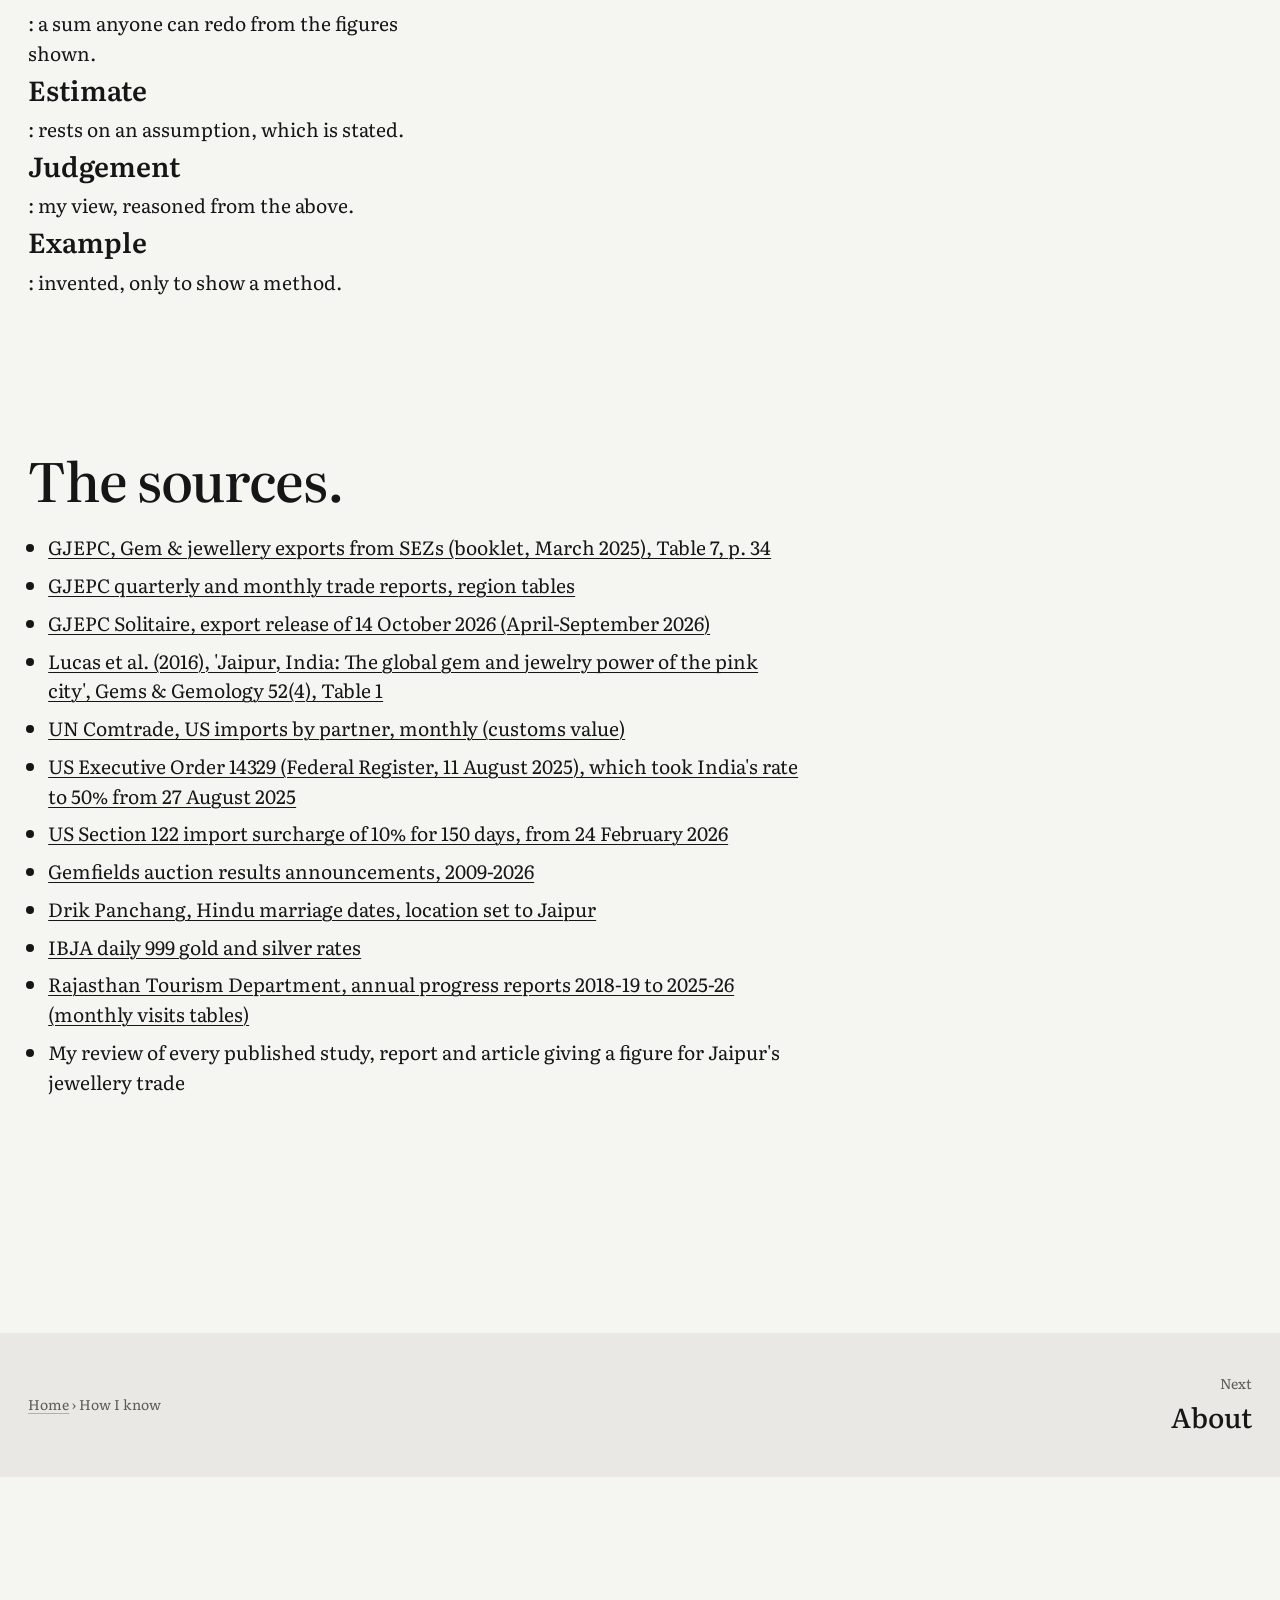
<file: how-i-know/index.html>
<!doctype html>
<html lang="en-IN" data-root="../">
<head>
<meta charset="utf-8">
<meta name="viewport" content="width=device-width, initial-scale=1">
<title>How I know · The Jewellery Paper</title>
<meta name="description" content="Where every figure on The Jewellery Paper comes from, and how each is checked.">
<meta name="color-scheme" content="light">
<meta name="theme-color" content="#f5f5f2">
<link rel="icon" href="../favicon.svg" type="image/svg+xml">
<script>(function(d){d.classList.add("js");try{if(sessionStorage.getItem("jp-seen"))d.classList.add("seen");else sessionStorage.setItem("jp-seen","1")}catch(e){d.classList.add("seen")}setTimeout(function(){if(!window.__pulse)d.classList.remove("js","motion")},3000)})(document.documentElement)</script>
<link rel="preload" href="../fonts/literata.woff2" as="font" type="font/woff2" crossorigin>
<link rel="stylesheet" href="../v2.css?v=85afc70849">
<link rel="stylesheet" href="../jewel.css?v=7b4c85038b">
<script src="../v2.js?v=d1bdc389ef" defer></script>
<script src="../explain.js?v=a6891411c8" defer></script>
</head>
<body>
<div class="loader" aria-hidden="true"><p class="ld-site"><span>The Jewellery Paper</span></p><p class="ld-page"><span style="--c:0">H</span><span style="--c:1">o</span><span style="--c:2">w</span><span style="--c:3"> </span><span style="--c:4">I</span><span style="--c:5"> </span><span style="--c:6">k</span><span style="--c:7">n</span><span style="--c:8">o</span><span style="--c:9">w</span></p><i class="ld-line"></i></div><div class="leave" aria-hidden="true"></div>
<nav class="family" aria-label="Pink City Papers sites"><a href="https://sarthakkk23.github.io/pink-city-papers/"><span class="fam-l">Pink City Papers</span><span class="fam-s">Pink City Papers</span></a><a href="https://sarthakkk23.github.io/cafe-paper/"><span class="fam-l">The Café Paper</span><span class="fam-s">Cafés</span></a><a href="../" aria-current="true"><span class="fam-l">The Jewellery Paper</span><span class="fam-s">Jewellery</span></a></nav><header class="bar"><a class="wordmark" href="../">The Jewellery Paper</a><nav class="bar-links" aria-label="Main"><a href="../insights/">Insights</a><a href="../this-month/">This month</a><a href="../playbook/">Playbook</a><a href="../how-i-know/" aria-current="page">How I know</a></nav><details class="menu"><summary aria-label="Open the menu">Menu</summary><nav class="menu-panel" aria-label="Main"><a href="../">Home</a><a href="../insights/">Insights</a><a href="../this-month/">This month</a><a href="../playbook/">Playbook</a><a href="../how-i-know/" aria-current="page">How I know</a><a href="../about/">About</a></nav></details><a class="btn" href="../about/#contact">Contact</a></header>
<main class="">
<section class="method" id="method" aria-labelledby="method-h">
  <figure class="method-pic reveal"><picture><source type="image/webp" srcset="../img/emerald-900.webp 900w, ../img/emerald-1600.webp 1600w" sizes="(max-width: 760px) 100vw, 60vw"><img src="../img/emerald-1600.jpg" srcset="../img/emerald-900.jpg 900w, ../img/emerald-1600.jpg 1600w" sizes="(max-width: 760px) 100vw, 60vw" width="1600" height="1067" alt="A cut emerald on a white table beside tweezers and a jeweller&#x27;s loupe" fetchpriority="high"></picture></figure>
  <div class="method-copy"><h1 id="method-h">How I know, in plain words.</h1>
    <p>Every number on this site comes from a published record and is checked by code. Tap a method to see how it works.</p></div>
  <div class="explain reveal" data-explain><div class="ex-tiles"><button type="button" class="ex-tile" data-demo="share" aria-expanded="false"><span class="ex-name">Share</span><span class="ex-go">How it works</span></button><button type="button" class="ex-tile" data-demo="change" aria-expanded="false"><span class="ex-name">Change on a year earlier</span><span class="ex-go">How it works</span></button><button type="button" class="ex-tile" data-demo="window" aria-expanded="false"><span class="ex-name">Averages over a few months</span><span class="ex-go">How it works</span></button><button type="button" class="ex-tile" data-demo="rounding" aria-expanded="false"><span class="ex-name">Rounding</span><span class="ex-go">How it works</span></button><button type="button" class="ex-tile" data-demo="checked" aria-expanded="false"><span class="ex-name">Checked twice</span><span class="ex-go">How it works</span></button></div><div class="ex-panel" data-for="share" hidden><h3>Share</h3><p class="ex-say">Out of every hundred, how many. Most figures here are shares: of exports, of imports, of licences.</p><div class="ex-demo" data-demo-box="share"></div></div><div class="ex-panel" data-for="change" hidden><h3>Change on a year earlier</h3><p class="ex-say">The same months this year against last year, so the season doesn&#x27;t fool you.</p><div class="ex-demo" data-demo-box="change"></div></div><div class="ex-panel" data-for="window" hidden><h3>Averages over a few months</h3><p class="ex-say">One month can swing; five months together are steadier. That&#x27;s why periods are named beside each share.</p><div class="ex-demo" data-demo-box="window"></div></div><div class="ex-panel" data-for="rounding" hidden><h3>Rounding</h3><p class="ex-say">Figures are rounded for reading, so parts may not add up to exactly 100.</p><div class="ex-demo" data-demo-box="rounding"></div></div><div class="ex-panel" data-for="checked" hidden><h3>Checked twice</h3><p class="ex-say">Every figure is computed by code, then recomputed from the raw tables by separate code before it goes up.</p><div class="ex-demo" data-demo-box="checked"></div></div></div>
  <div class="method-cols method-more">
    <p class="reveal"><b>Each number carries a label.</b> <b>Measured</b>: read straight from a published source, named under it. <b>Arithmetic</b>: a sum anyone can redo from the figures shown. <b>Estimate</b>: rests on an assumption, which is stated. <b>Judgement</b>: my view, reasoned from the above. <b>Example</b>: invented, only to show a method.</p>
    <p class="reveal"><b>Aggregates only.</b> I describe the trade, never a named business, and never criticise a business, area or community.</p>
    <p class="reveal"><b>Found a mistake?</b> Tell me, and I'll correct it and note the change.</p>
  </div>
</section>
<section class="rules"><h2 class="reveal">The sources.</h2><ul class="jw-srcs"><li><a href="https://gjepc.org/" rel="noopener" target="_blank">GJEPC, Gem &amp; jewellery exports from SEZs (booklet, March 2025), Table 7, p. 34</a></li><li><a href="https://gjepc.org/pdf/market_reports/Gem_Jewellery_Quarterly_Report_Q3_FY2024-25.pdf" rel="noopener" target="_blank">GJEPC quarterly and monthly trade reports, region tables</a></li><li><a href="https://gjepc.org/solitaire/indias-gem-jewellery-exports-continue-to-grow-rising-9-43-to-us-2-95-billion-in-september-2026/" rel="noopener" target="_blank">GJEPC Solitaire, export release of 14 October 2026 (April-September 2026)</a></li><li><a href="https://www.gia.edu/gems-gemology/winter-2016-jaipur-india-global-gem-jewelry-power-pink-city" rel="noopener" target="_blank">Lucas et al. (2016), &#x27;Jaipur, India: The global gem and jewelry power of the pink city&#x27;, Gems &amp; Gemology 52(4), Table 1</a></li><li><a href="https://comtradeplus.un.org/" rel="noopener" target="_blank">UN Comtrade, US imports by partner, monthly (customs value)</a></li><li><a href="https://www.govinfo.gov/content/pkg/FR-2025-08-11/pdf/2025-15267.pdf" rel="noopener" target="_blank">US Executive Order 14329 (Federal Register, 11 August 2025), which took India&#x27;s rate to 50% from 27 August 2025</a></li><li><a href="https://www.whitehouse.gov/presidential-actions/2026/02/imposing-a-temporary-import-surcharge-to-address-fundamental-international-payments-problems/" rel="noopener" target="_blank">US Section 122 import surcharge of 10% for 150 days, from 24 February 2026</a></li><li><a href="https://www.gemfieldsgroup.com/" rel="noopener" target="_blank">Gemfields auction results announcements, 2009-2026</a></li><li><a href="https://www.drikpanchang.com/shubh-dates/shubh-marriage-dates-with-muhurat.html?geoname-id=1269515&amp;year=2026" rel="noopener" target="_blank">Drik Panchang, Hindu marriage dates, location set to Jaipur</a></li><li><a href="https://ibjarates.com/" rel="noopener" target="_blank">IBJA daily 999 gold and silver rates</a></li><li><a href="https://www.tourism.rajasthan.gov.in/" rel="noopener" target="_blank">Rajasthan Tourism Department, annual progress reports 2018-19 to 2025-26 (monthly visits tables)</a></li><li>My review of every published study, report and article giving a figure for Jaipur&#x27;s jewellery trade</li></ul></section>
<nav class="trail" aria-label="Next page"><p class="tr-where"><a href="../">Home</a> › <span>How I know</span></p><a class="tr-next" href="../about/"><span>Next</span>About</a></nav>
</main>
<footer class="foot">
  <a class="foot-name" href="../">The Jewellery Paper</a>
  <div class="ft-cols"><div><p class="ft-h">Explore</p><a href="../insights/">Insights</a><a href="../this-month/">This month</a><a href="../playbook/">Playbook</a></div><div><p class="ft-h">Learn</p><a href="../how-i-know/">How I know</a><a href="../about/">About</a><a href="../figures.json">Download the figures</a></div><div><p class="ft-h">Also from Pink City Papers</p><a href="https://sarthakkk23.github.io/pink-city-papers/">Pink City Papers</a><a href="https://sarthakkk23.github.io/cafe-paper/">The Café Paper</a><a href="&#109;&#97;&#105;&#108;&#116;&#111;&#58;&#115;&#97;&#114;&#116;&#104;&#97;&#107;&#111;&#98;&#101;&#114;&#111;&#105;&#49;&#50;&#64;&#103;&#109;&#97;&#105;&#108;&#46;&#99;&#111;&#109;&#63;&#115;&#117;&#98;&#106;&#101;&#99;&#116;&#61;&#84;&#104;&#101;&#32;&#74;&#101;&#119;&#101;&#108;&#108;&#101;&#114;&#121;&#32;&#80;&#97;&#112;&#101;&#114;">Email</a><a href="https://www.linkedin.com/in/sarthak-oberoi-analyst/">LinkedIn</a></div></div>
  <p>Photographs on Unsplash by <a href="https://unsplash.com/photos/cFSYBkneAp0" rel="noopener" target="_blank">Johan Mouchet</a>; <a href="https://unsplash.com/photos/jYVvmAi4u8c" rel="noopener" target="_blank">Sabrianna</a>; <a href="https://unsplash.com/photos/6WTcS_rECpA" rel="noopener" target="_blank">Laura Lezman</a>. Typeface: Literata (SIL Open Font Licence). Independent research: nothing here is for sale, and no business pays to appear.</p>
  <p>Figures as of 11 November 2026 · monthly figures from November 2026</p>
</footer>
</body>
</html>
</file>
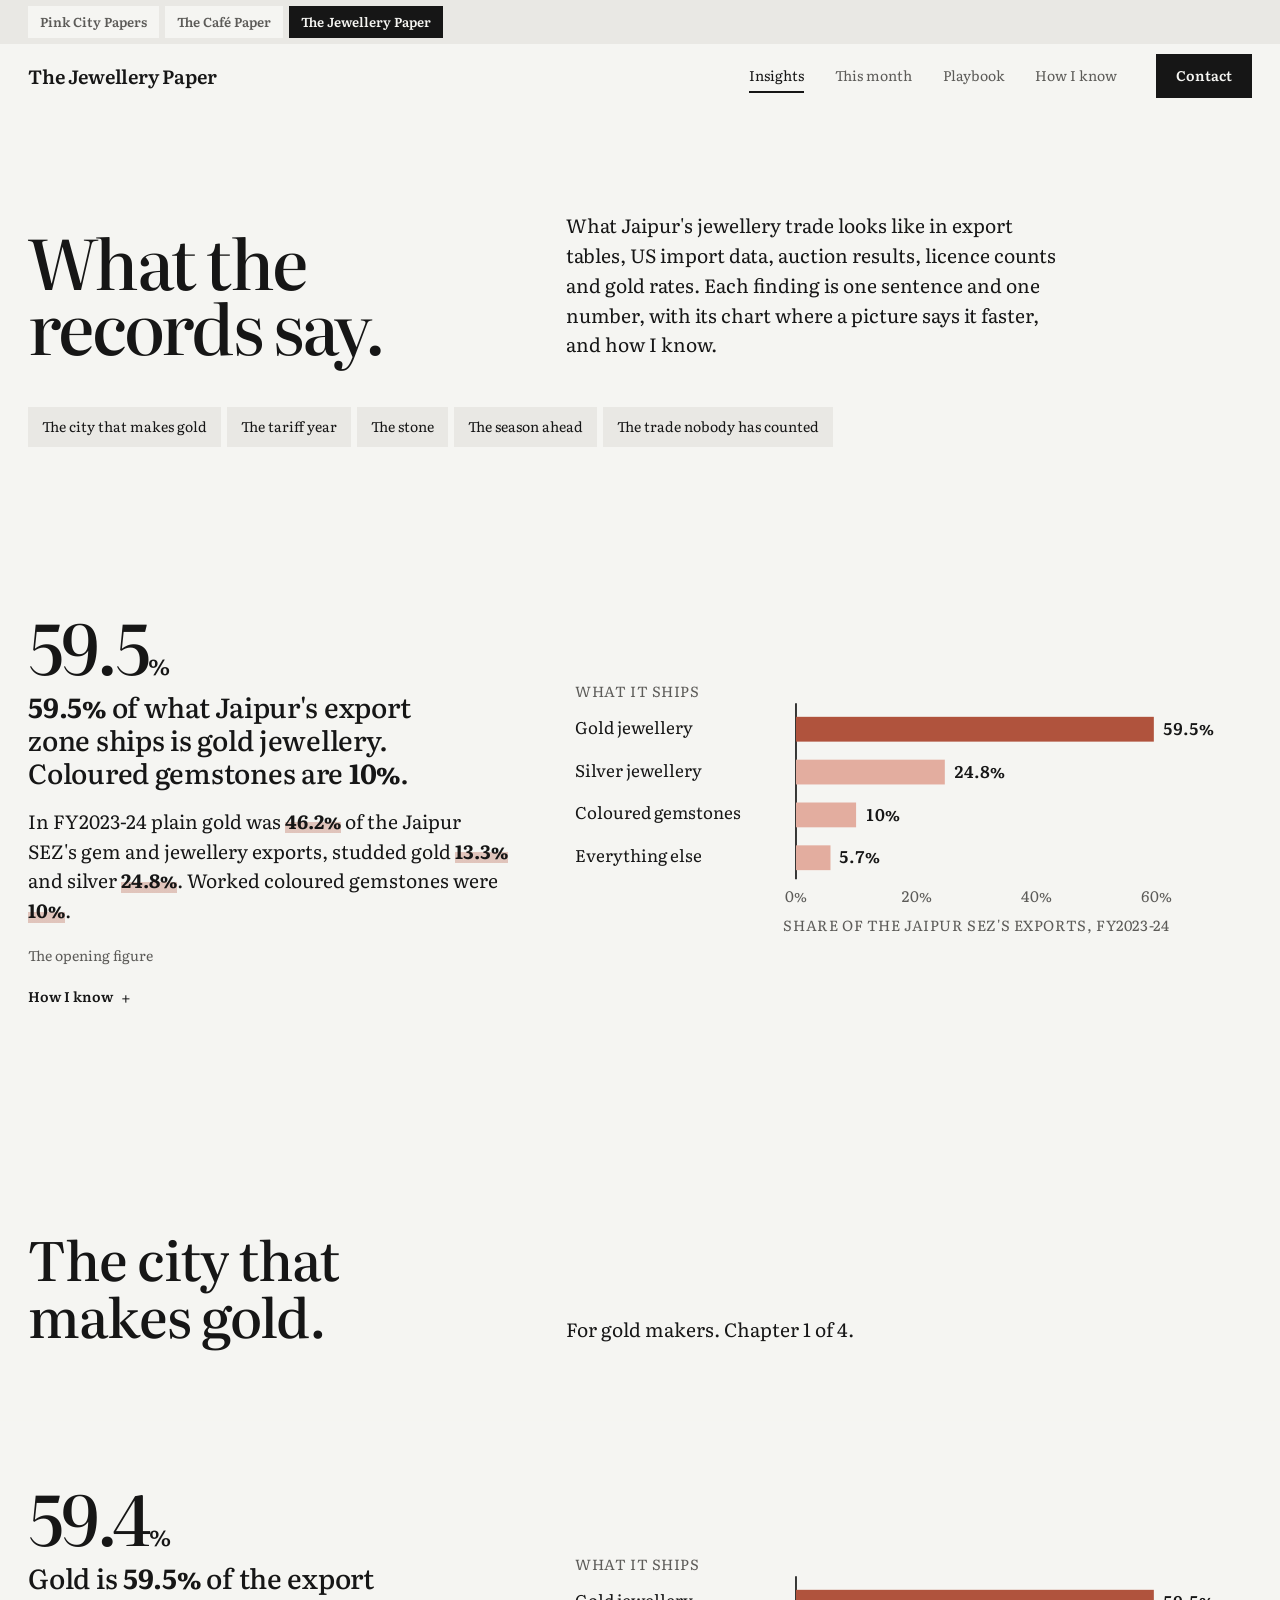
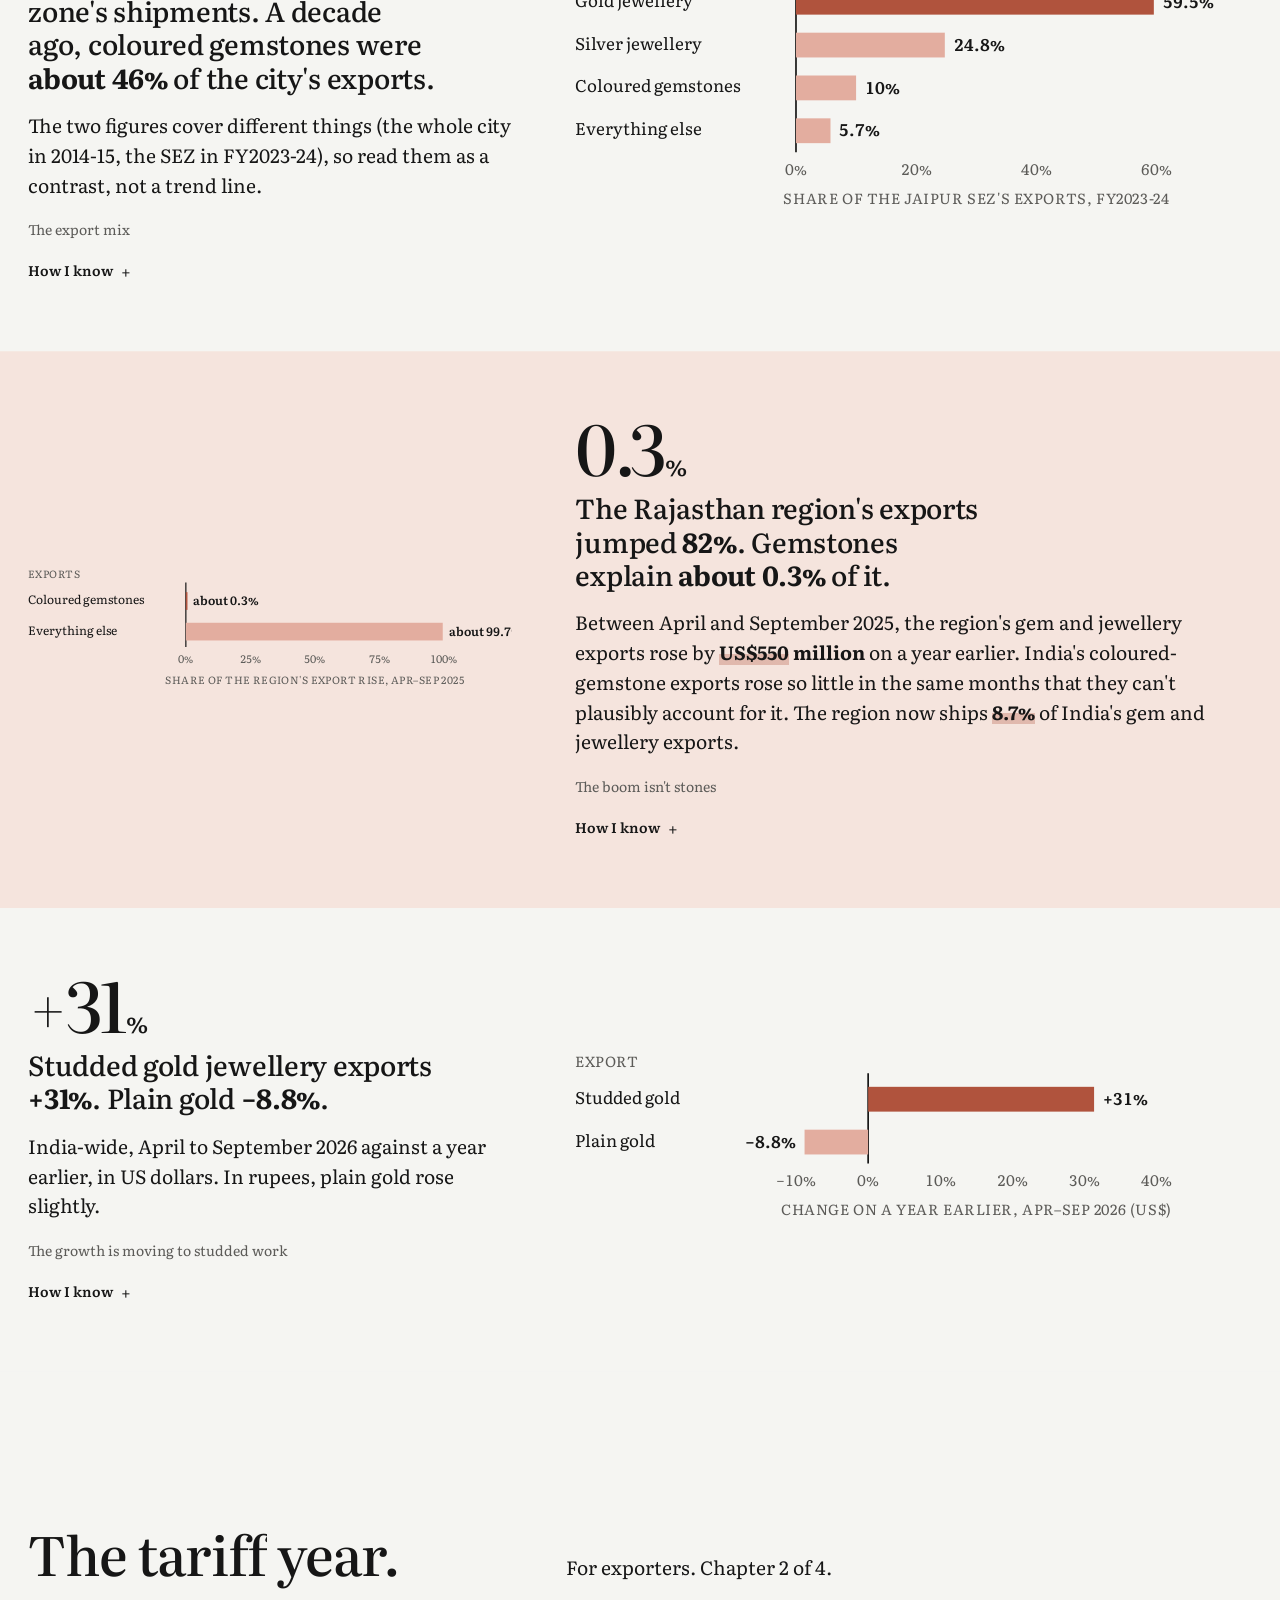
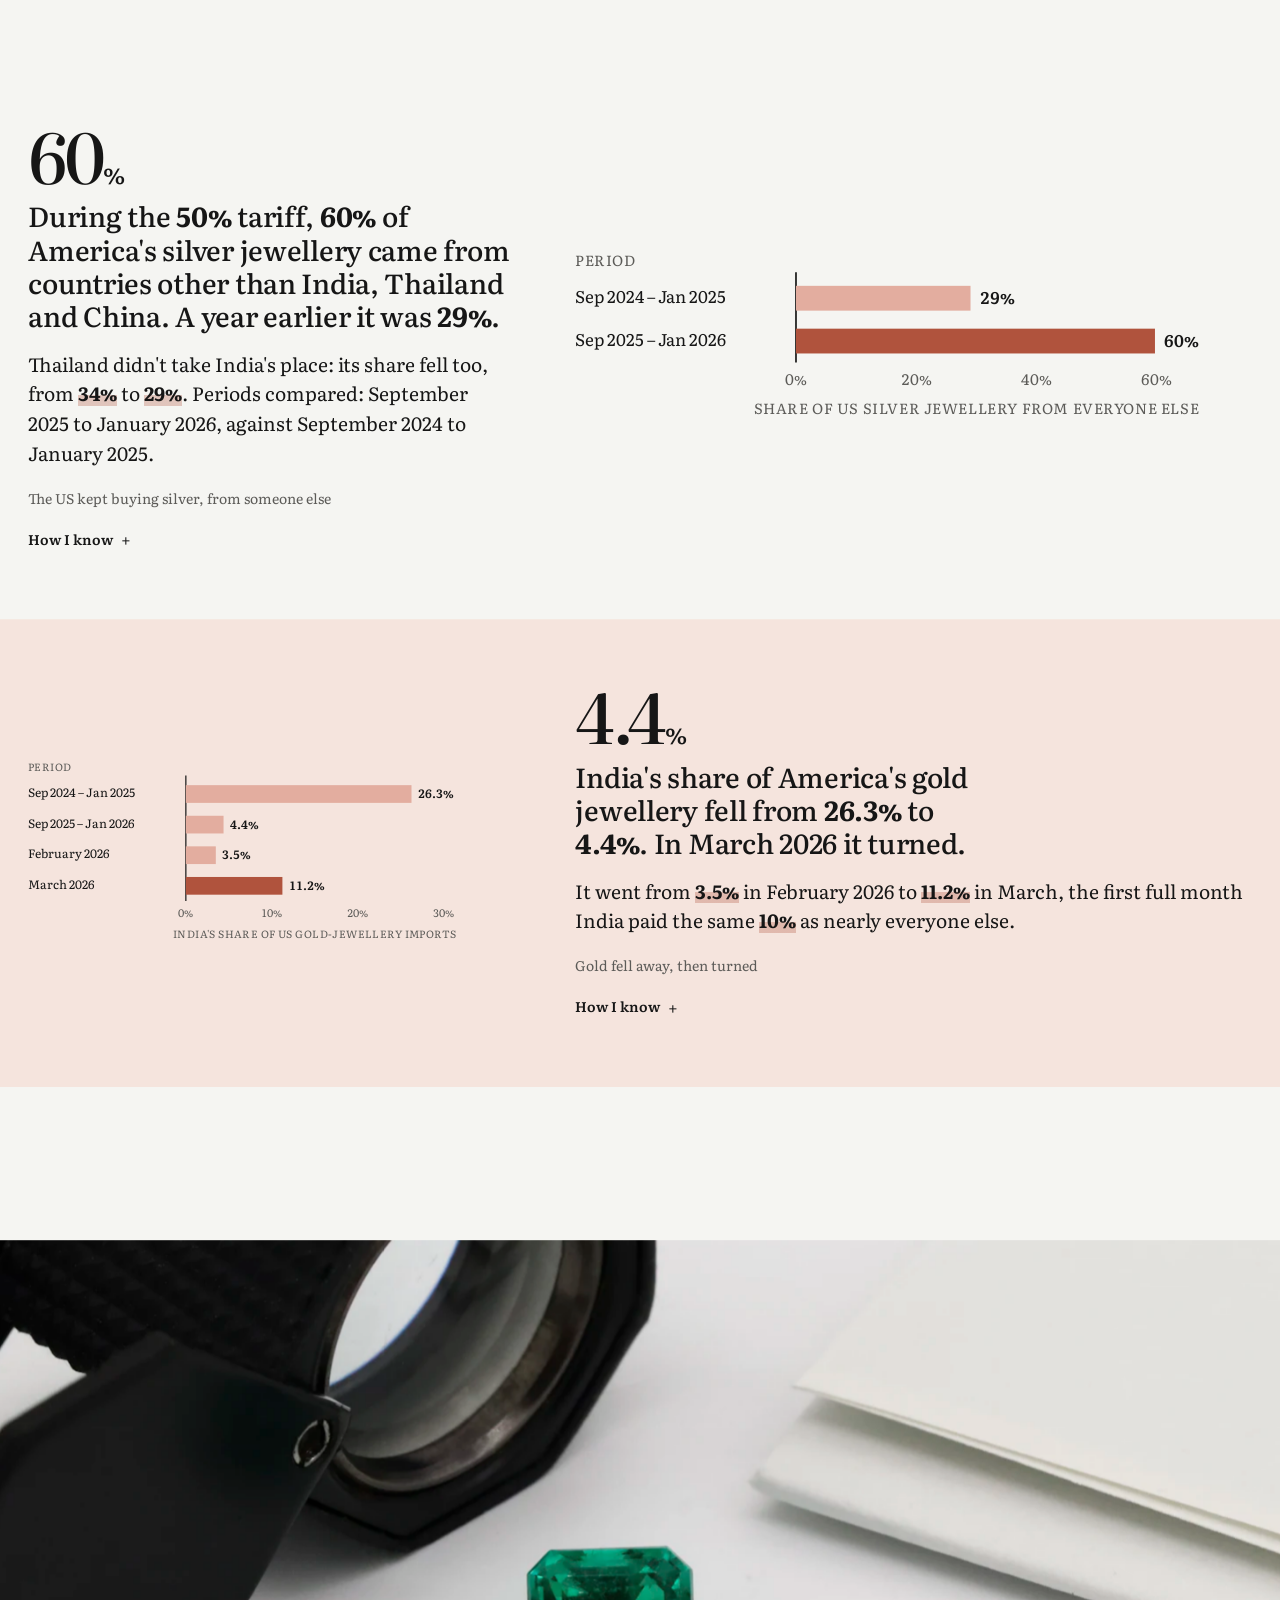
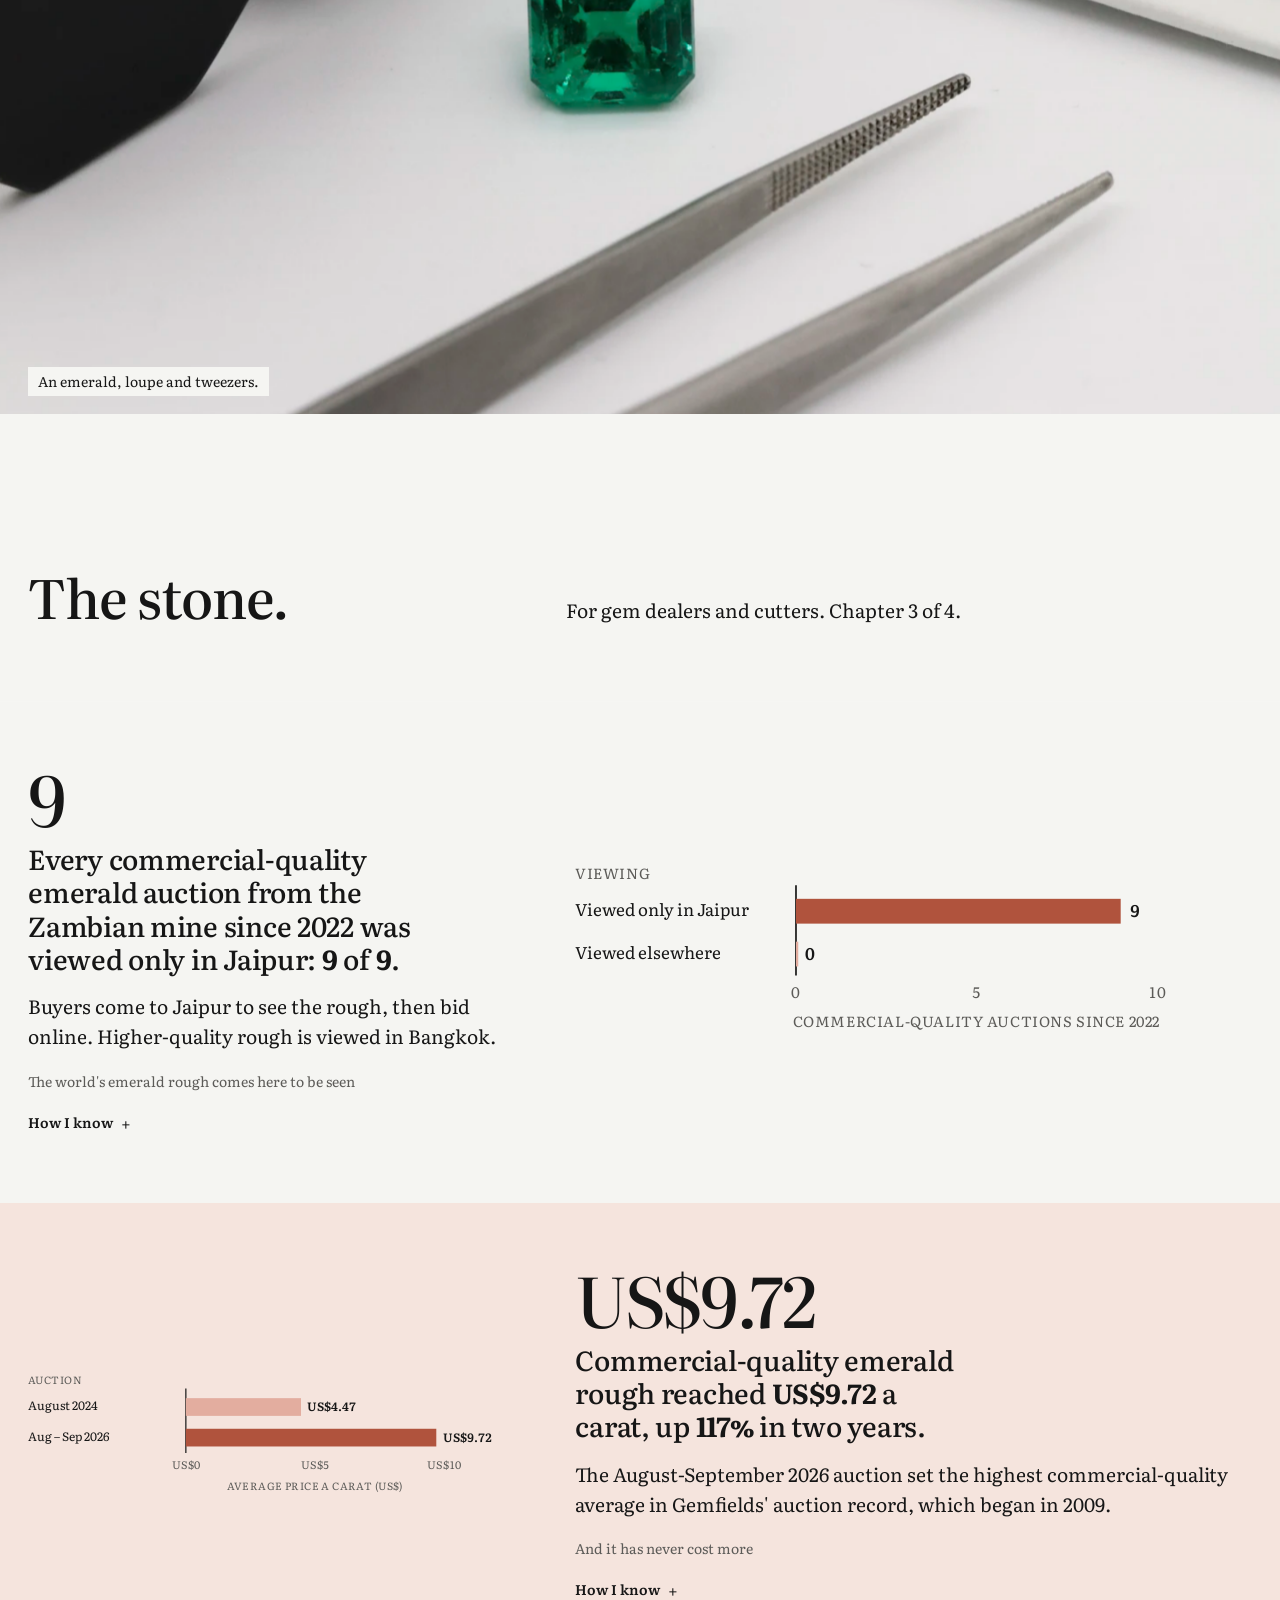
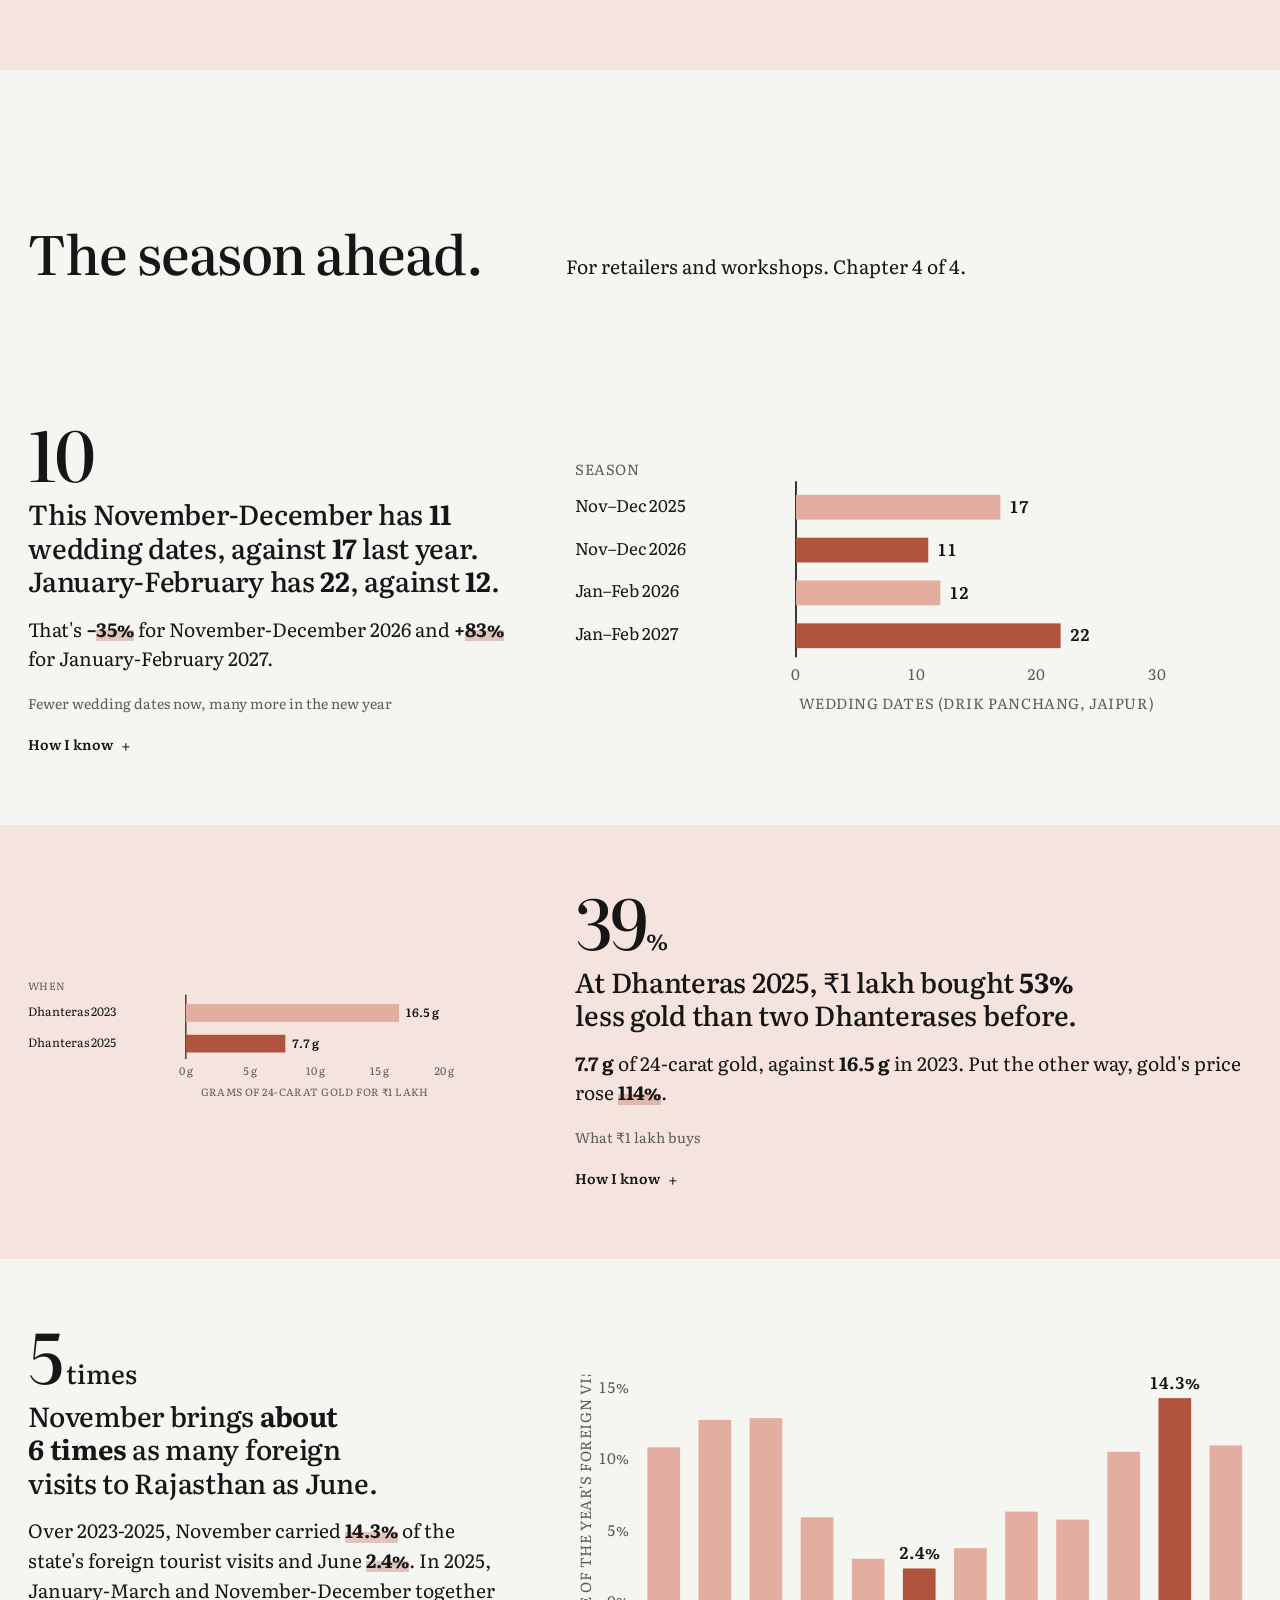
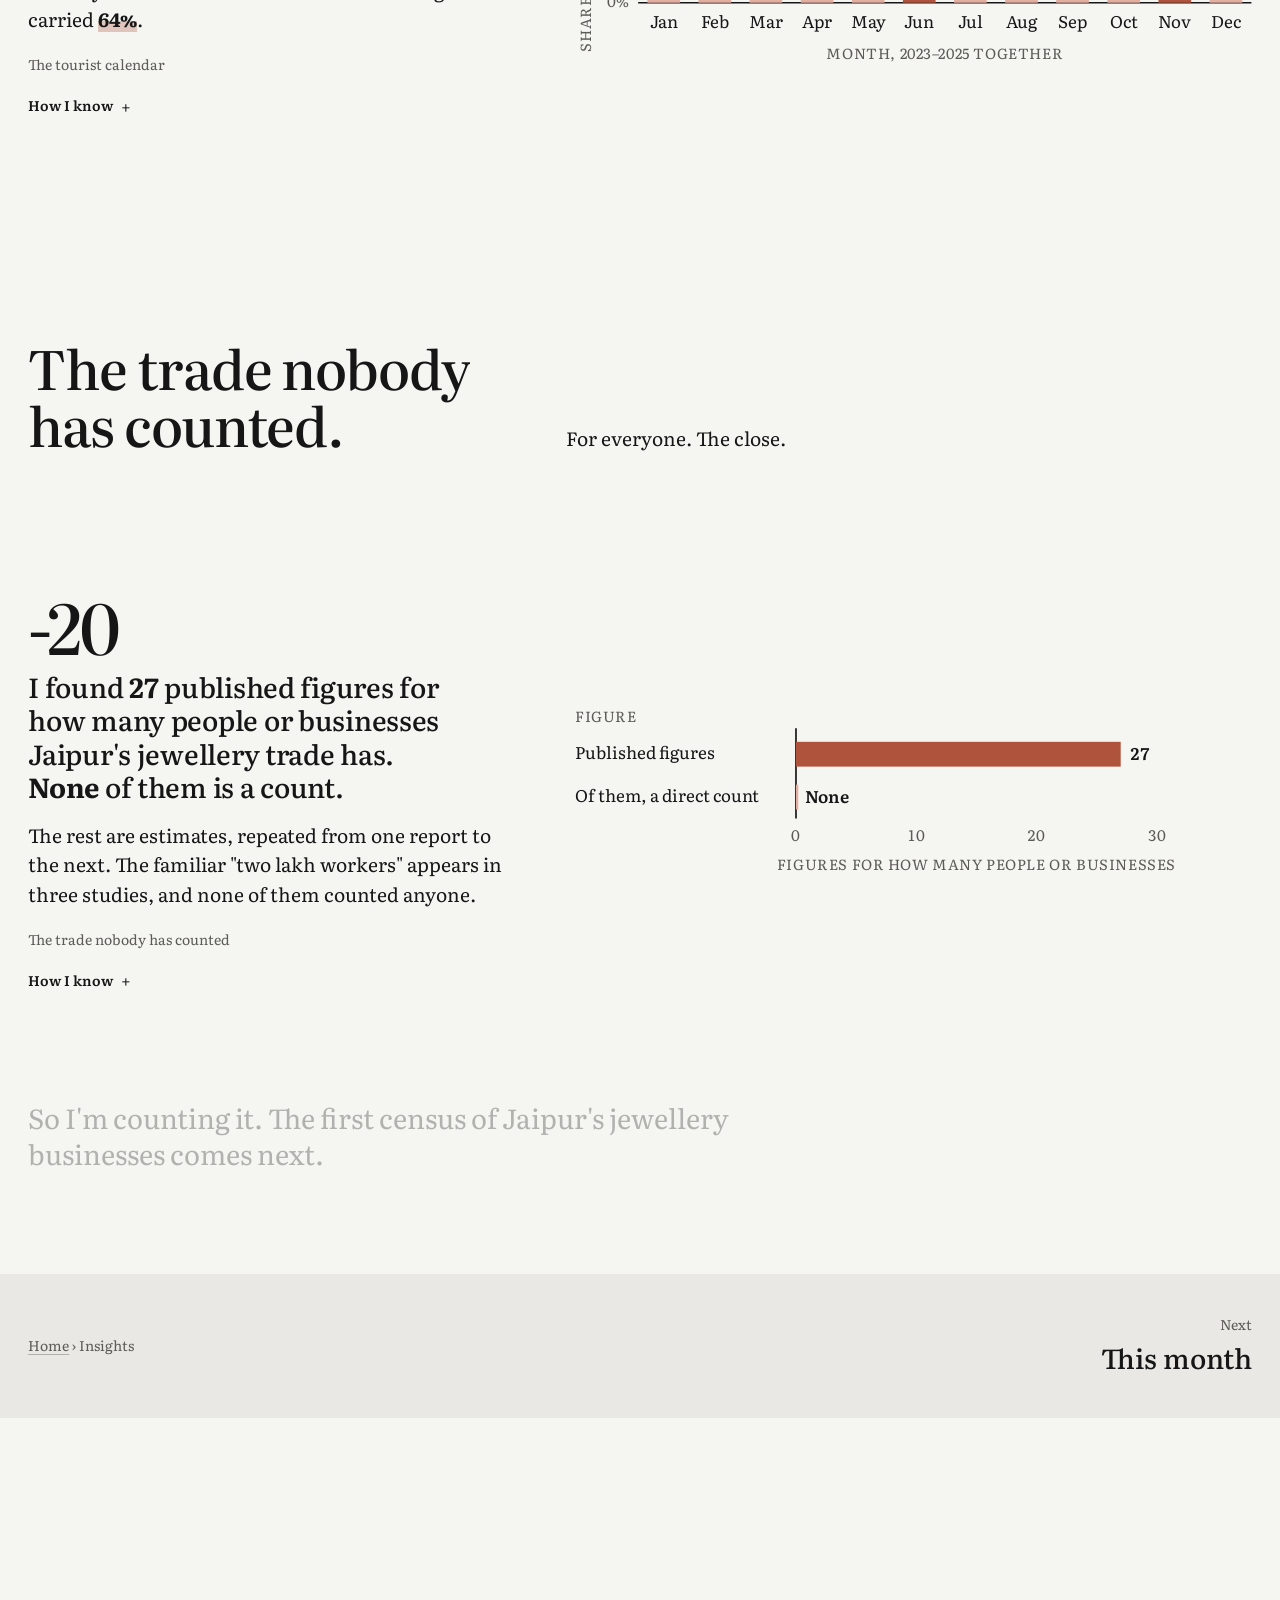
<file: insights/index.html>
<!doctype html>
<html lang="en-IN" data-root="../">
<head>
<meta charset="utf-8">
<meta name="viewport" content="width=device-width, initial-scale=1">
<title>What the records say about Jaipur&#x27;s jewellery trade · The Jewellery Paper</title>
<meta name="description" content="Jaipur&#x27;s jewellery trade in public records: exports, the US tariff, emerald rough, silver, wedding dates and gold prices, in plain words.">
<meta name="color-scheme" content="light">
<meta name="theme-color" content="#f5f5f2">
<link rel="icon" href="../favicon.svg" type="image/svg+xml">
<script>(function(d){d.classList.add("js");try{if(sessionStorage.getItem("jp-seen"))d.classList.add("seen");else sessionStorage.setItem("jp-seen","1")}catch(e){d.classList.add("seen")}setTimeout(function(){if(!window.__pulse)d.classList.remove("js","motion")},3000)})(document.documentElement)</script>
<link rel="preload" href="../fonts/literata.woff2" as="font" type="font/woff2" crossorigin>
<link rel="stylesheet" href="../v2.css?v=85afc70849">
<link rel="stylesheet" href="../jewel.css?v=7b4c85038b">
<script src="../v2.js?v=d1bdc389ef" defer></script>
<script src="../explain.js?v=a6891411c8" defer></script>
</head>
<body>
<div class="loader" aria-hidden="true"><p class="ld-site"><span>The Jewellery Paper</span></p><p class="ld-page"><span style="--c:0">I</span><span style="--c:1">n</span><span style="--c:2">s</span><span style="--c:3">i</span><span style="--c:4">g</span><span style="--c:5">h</span><span style="--c:6">t</span><span style="--c:7">s</span></p><i class="ld-line"></i></div><div class="leave" aria-hidden="true"></div>
<nav class="family" aria-label="Pink City Papers sites"><a href="https://sarthakkk23.github.io/pink-city-papers/"><span class="fam-l">Pink City Papers</span><span class="fam-s">Pink City Papers</span></a><a href="https://sarthakkk23.github.io/cafe-paper/"><span class="fam-l">The Café Paper</span><span class="fam-s">Cafés</span></a><a href="../" aria-current="true"><span class="fam-l">The Jewellery Paper</span><span class="fam-s">Jewellery</span></a></nav><header class="bar"><a class="wordmark" href="../">The Jewellery Paper</a><nav class="bar-links" aria-label="Main"><a href="../insights/" aria-current="page">Insights</a><a href="../this-month/">This month</a><a href="../playbook/">Playbook</a><a href="../how-i-know/">How I know</a></nav><details class="menu"><summary aria-label="Open the menu">Menu</summary><nav class="menu-panel" aria-label="Main"><a href="../">Home</a><a href="../insights/" aria-current="page">Insights</a><a href="../this-month/">This month</a><a href="../playbook/">Playbook</a><a href="../how-i-know/">How I know</a><a href="../about/">About</a></nav></details><a class="btn" href="../about/#contact">Contact</a></header>
<main class="">
<section class="page-head">
  <h1 class="reveal">What the records say.</h1>
  <p class="page-lede reveal">What Jaipur's jewellery trade looks like in export tables, US import data, auction results, licence counts and
  gold rates. Each finding is one sentence and one number, with its chart where a picture says it faster, and how I know.</p>
  <nav class="jump reveal" aria-label="On this page"><a href="#chapter-1">The city that makes gold</a><a href="#chapter-2">The tariff year</a><a href="#chapter-3">The stone</a><a href="#chapter-4">The season ahead</a><a href="#chapter-close">The trade nobody has counted</a></nav>
</section><section class="chapter jw-open" id="opening" aria-label="The opening figure"><article class="fd" id="f-Opening">
  <div class="fd-text reveal">
    <p class="fd-num">59.5<small>%</small></p>
    <h3 class="fd-head"><b>59.5%</b> of what Jaipur's export zone ships is gold jewellery. Coloured gemstones are <b>10%</b>.</h3>
    <p class="fd-body">In FY2023-24 plain gold was <b>46.2%</b> of the Jaipur SEZ's gem and jewellery exports, studded gold <b>13.3%</b> and silver <b>24.8%</b>. Worked coloured gemstones were <b>10%</b>.</p>
    <p class="fd-grade jw-ft">The opening figure</p>
    <details class="fd-how"><summary>How I know</summary><ul><li>GJEPC's SEZ booklet, Table 7. This is the SEZ only, not all of Jaipur: most of the city's stone trade ships from outside it.</li><li><b>59.5%</b> <span class="lab">Arithmetic</span>: Gold jewellery (plain and studded) as a share of the Jaipur SEZ&#x27;s gem and jewellery exports. FY2023-24, Jaipur SEZ. <a href="https://gjepc.org/" rel="noopener" target="_blank">GJEPC, Gem &amp; jewellery exports from SEZs (booklet, March 2025), Table 7, p. 34</a>. The SEZ only, not all of Jaipur.</li><li><b>10%</b> <span class="lab">Measured</span>: Worked coloured gemstones as a share of the Jaipur SEZ&#x27;s exports. FY2023-24, Jaipur SEZ. <a href="https://gjepc.org/" rel="noopener" target="_blank">GJEPC, Gem &amp; jewellery exports from SEZs (booklet, March 2025), Table 7, p. 34</a>.</li><li><b>46.2%</b> <span class="lab">Measured</span>: Plain gold jewellery as a share of the Jaipur SEZ&#x27;s exports. FY2023-24, Jaipur SEZ. <a href="https://gjepc.org/" rel="noopener" target="_blank">GJEPC, Gem &amp; jewellery exports from SEZs (booklet, March 2025), Table 7, p. 34</a>.</li><li><b>13.3%</b> <span class="lab">Arithmetic</span>: Studded gold jewellery as a share of the Jaipur SEZ&#x27;s exports. FY2023-24, Jaipur SEZ. <a href="https://gjepc.org/" rel="noopener" target="_blank">GJEPC, Gem &amp; jewellery exports from SEZs (booklet, March 2025), Table 7, p. 34</a>.</li><li><b>24.8%</b> <span class="lab">Arithmetic</span>: Silver jewellery (plain and studded) as a share of the Jaipur SEZ&#x27;s exports. FY2023-24, Jaipur SEZ. <a href="https://gjepc.org/" rel="noopener" target="_blank">GJEPC, Gem &amp; jewellery exports from SEZs (booklet, March 2025), Table 7, p. 34</a>.</li></ul></details>
  </div>
  <figure class="fd-chart reveal"><svg class="chart" viewBox="0 0 600 230" role="img" aria-label="What the Jaipur export zone ships" preserveAspectRatio="xMidYMid meet"><text x="0" y="12" text-anchor="start" class="c-ax">What it ships</text><line x1="196.0" y1="18" x2="196.0" y2="174" class="c-grid c-zero"/><text x="196.0" y="194" text-anchor="middle" class="c-tick">0%</text><line x1="302.7" y1="18" x2="302.7" y2="174" class="c-grid"/><text x="302.7" y="194" text-anchor="middle" class="c-tick">20%</text><line x1="409.3" y1="18" x2="409.3" y2="174" class="c-grid"/><text x="409.3" y="194" text-anchor="middle" class="c-tick">40%</text><line x1="516.0" y1="18" x2="516.0" y2="174" class="c-grid"/><text x="516.0" y="194" text-anchor="middle" class="c-tick">60%</text><text x="0" y="45" class="c-cat">Gold jewellery</text><rect class="grow" x="196.0" y="30" width="317.4" height="22" fill="var(--red)"/><text x="521.4" y="46" text-anchor="start" class="c-strong">59.5%</text><text x="0" y="83" class="c-cat">Silver jewellery</text><rect class="grow" x="196.0" y="68" width="132.0" height="22" fill="var(--pink)"/><text x="336.0" y="84" text-anchor="start" class="c-strong">24.8%</text><text x="0" y="121" class="c-cat">Coloured gemstones</text><rect class="grow" x="196.0" y="106" width="53.3" height="22" fill="var(--pink)"/><text x="257.3" y="122" text-anchor="start" class="c-strong">10%</text><text x="0" y="159" class="c-cat">Everything else</text><rect class="grow" x="196.0" y="144" width="30.6" height="22" fill="var(--pink)"/><text x="234.6" y="160" text-anchor="start" class="c-strong">5.7%</text><text x="356.0" y="220" text-anchor="middle" class="c-ax">Share of the Jaipur SEZ&#x27;s exports, FY2023-24</text></svg><svg class="chart chart-narrow" viewBox="0 0 400 302" role="img" aria-label="What the Jaipur export zone ships" preserveAspectRatio="xMidYMid meet"><text x="0" y="12" text-anchor="start" class="c-ax">What it ships</text><line x1="0.0" y1="18" x2="0.0" y2="246" class="c-grid c-zero"/><text x="0.0" y="266" text-anchor="middle" class="c-tick">0%</text><line x1="108.0" y1="18" x2="108.0" y2="246" class="c-grid"/><text x="108.0" y="266" text-anchor="middle" class="c-tick">20%</text><line x1="216.0" y1="18" x2="216.0" y2="246" class="c-grid"/><text x="216.0" y="266" text-anchor="middle" class="c-tick">40%</text><line x1="324.0" y1="18" x2="324.0" y2="246" class="c-grid"/><text x="324.0" y="266" text-anchor="middle" class="c-tick">60%</text><text x="0" y="40" class="c-cat">Gold jewellery</text><rect class="grow" x="0.0" y="48" width="321.4" height="22" fill="var(--red)"/><text x="329.4" y="64" text-anchor="start" class="c-strong">59.5%</text><text x="0" y="96" class="c-cat">Silver jewellery</text><rect class="grow" x="0.0" y="104" width="133.7" height="22" fill="var(--pink)"/><text x="141.7" y="120" text-anchor="start" class="c-strong">24.8%</text><text x="0" y="152" class="c-cat">Coloured gemstones</text><rect class="grow" x="0.0" y="160" width="54.0" height="22" fill="var(--pink)"/><text x="62.0" y="176" text-anchor="start" class="c-strong">10%</text><text x="0" y="208" class="c-cat">Everything else</text><rect class="grow" x="0.0" y="216" width="31.0" height="22" fill="var(--pink)"/><text x="39.0" y="232" text-anchor="start" class="c-strong">5.7%</text><text x="162.0" y="292" text-anchor="middle" class="c-ax">Share of the Jaipur SEZ&#x27;s exports, FY2023-24</text></svg></figure>
</article></section><section class="chapter" id="chapter-1" aria-labelledby="chapter-1-h">
  <header class="ch-head reveal"><h2 id="chapter-1-h">The city that makes gold.</h2><p>For gold makers. Chapter 1 of 4.</p></header>
  <article class="fd" id="f-1-1">
  <div class="fd-text reveal">
    <p class="fd-num">59.5<small>%</small></p>
    <h3 class="fd-head">Gold is <b>59.5%</b> of the export zone's shipments. A decade ago, coloured gemstones were <b>about 46%</b> of the city's exports.</h3>
    <p class="fd-body">The two figures cover different things (the whole city in 2014-15, the SEZ in FY2023-24), so read them as a contrast, not a trend line.</p>
    <p class="fd-grade jw-ft">The export mix</p>
    <details class="fd-how"><summary>How I know</summary><ul><li>GJEPC's SEZ booklet, Table 7; GJEPC figures in GIA's 2016 study of Jaipur, Table 1 (cut stones only).</li><li><b>59.5%</b> <span class="lab">Arithmetic</span>: Gold jewellery (plain and studded) as a share of the Jaipur SEZ&#x27;s gem and jewellery exports. FY2023-24, Jaipur SEZ. <a href="https://gjepc.org/" rel="noopener" target="_blank">GJEPC, Gem &amp; jewellery exports from SEZs (booklet, March 2025), Table 7, p. 34</a>. The SEZ only, not all of Jaipur.</li><li><b>about 46%</b> <span class="lab">Arithmetic</span>: Coloured gemstones as a share of Jaipur&#x27;s gem and jewellery exports. 2014-15, Jaipur (city). <a href="https://www.gia.edu/gems-gemology/winter-2016-jaipur-india-global-gem-jewelry-power-pink-city" rel="noopener" target="_blank">Lucas et al. (2016), &#x27;Jaipur, India: The global gem and jewelry power of the pink city&#x27;, Gems &amp; Gemology 52(4), Table 1</a>. Cut stones only, calculated from GJEPC figures in GIA&#x27;s Table 1. A different scope from the SEZ figure, so a contrast, not a trend.</li></ul></details>
  </div>
  <figure class="fd-chart reveal"><svg class="chart" viewBox="0 0 600 230" role="img" aria-label="What the Jaipur export zone ships" preserveAspectRatio="xMidYMid meet"><text x="0" y="12" text-anchor="start" class="c-ax">What it ships</text><line x1="196.0" y1="18" x2="196.0" y2="174" class="c-grid c-zero"/><text x="196.0" y="194" text-anchor="middle" class="c-tick">0%</text><line x1="302.7" y1="18" x2="302.7" y2="174" class="c-grid"/><text x="302.7" y="194" text-anchor="middle" class="c-tick">20%</text><line x1="409.3" y1="18" x2="409.3" y2="174" class="c-grid"/><text x="409.3" y="194" text-anchor="middle" class="c-tick">40%</text><line x1="516.0" y1="18" x2="516.0" y2="174" class="c-grid"/><text x="516.0" y="194" text-anchor="middle" class="c-tick">60%</text><text x="0" y="45" class="c-cat">Gold jewellery</text><rect class="grow" x="196.0" y="30" width="317.4" height="22" fill="var(--red)"/><text x="521.4" y="46" text-anchor="start" class="c-strong">59.5%</text><text x="0" y="83" class="c-cat">Silver jewellery</text><rect class="grow" x="196.0" y="68" width="132.0" height="22" fill="var(--pink)"/><text x="336.0" y="84" text-anchor="start" class="c-strong">24.8%</text><text x="0" y="121" class="c-cat">Coloured gemstones</text><rect class="grow" x="196.0" y="106" width="53.3" height="22" fill="var(--pink)"/><text x="257.3" y="122" text-anchor="start" class="c-strong">10%</text><text x="0" y="159" class="c-cat">Everything else</text><rect class="grow" x="196.0" y="144" width="30.6" height="22" fill="var(--pink)"/><text x="234.6" y="160" text-anchor="start" class="c-strong">5.7%</text><text x="356.0" y="220" text-anchor="middle" class="c-ax">Share of the Jaipur SEZ&#x27;s exports, FY2023-24</text></svg><svg class="chart chart-narrow" viewBox="0 0 400 302" role="img" aria-label="What the Jaipur export zone ships" preserveAspectRatio="xMidYMid meet"><text x="0" y="12" text-anchor="start" class="c-ax">What it ships</text><line x1="0.0" y1="18" x2="0.0" y2="246" class="c-grid c-zero"/><text x="0.0" y="266" text-anchor="middle" class="c-tick">0%</text><line x1="108.0" y1="18" x2="108.0" y2="246" class="c-grid"/><text x="108.0" y="266" text-anchor="middle" class="c-tick">20%</text><line x1="216.0" y1="18" x2="216.0" y2="246" class="c-grid"/><text x="216.0" y="266" text-anchor="middle" class="c-tick">40%</text><line x1="324.0" y1="18" x2="324.0" y2="246" class="c-grid"/><text x="324.0" y="266" text-anchor="middle" class="c-tick">60%</text><text x="0" y="40" class="c-cat">Gold jewellery</text><rect class="grow" x="0.0" y="48" width="321.4" height="22" fill="var(--red)"/><text x="329.4" y="64" text-anchor="start" class="c-strong">59.5%</text><text x="0" y="96" class="c-cat">Silver jewellery</text><rect class="grow" x="0.0" y="104" width="133.7" height="22" fill="var(--pink)"/><text x="141.7" y="120" text-anchor="start" class="c-strong">24.8%</text><text x="0" y="152" class="c-cat">Coloured gemstones</text><rect class="grow" x="0.0" y="160" width="54.0" height="22" fill="var(--pink)"/><text x="62.0" y="176" text-anchor="start" class="c-strong">10%</text><text x="0" y="208" class="c-cat">Everything else</text><rect class="grow" x="0.0" y="216" width="31.0" height="22" fill="var(--pink)"/><text x="39.0" y="232" text-anchor="start" class="c-strong">5.7%</text><text x="162.0" y="292" text-anchor="middle" class="c-ax">Share of the Jaipur SEZ&#x27;s exports, FY2023-24</text></svg></figure>
</article><article class="fd flip" id="f-1-2">
  <div class="fd-text reveal">
    <p class="fd-num">0.3<small>%</small></p>
    <h3 class="fd-head">The Rajasthan region's exports jumped <b>82%</b>. Gemstones explain <b>about 0.3%</b> of it.</h3>
    <p class="fd-body">Between April and September 2025, the region's gem and jewellery exports rose by <b>US$550 million</b> on a year earlier. India's coloured-gemstone exports rose so little in the same months that they can't plausibly account for it. The region now ships <b>8.7%</b> of India's gem and jewellery exports.</p>
    <p class="fd-grade jw-ft">The boom isn&#x27;t stones</p>
    <details class="fd-how"><summary>How I know</summary><ul><li>GJEPC's region tables. "About", not "at most": the gemstone figure is India's net change, not the region's. GJEPC reports this as the Rajasthan region, so I do too.</li><li><b>82%</b> <span class="lab">Arithmetic</span>: Rise in the Rajasthan region&#x27;s gem and jewellery exports. April-September 2025 against a year earlier, Rajasthan region (GJEPC). <a href="https://gjepc.org/pdf/market_reports/Gem_Jewellery_Quarterly_Report_Q3_FY2024-25.pdf" rel="noopener" target="_blank">GJEPC quarterly and monthly trade reports, region tables</a>.</li><li><b>about 0.3%</b> <span class="lab">Arithmetic</span>: India&#x27;s rise in coloured-gemstone exports as a share of the Rajasthan region&#x27;s rise. April-September 2025 against a year earlier, Rajasthan region (GJEPC). <a href="https://gjepc.org/pdf/market_reports/Gem_Jewellery_Quarterly_Report_Q3_FY2024-25.pdf" rel="noopener" target="_blank">GJEPC quarterly and monthly trade reports, region tables</a>. About, not at most: the gemstone figure is India&#x27;s net change, so it isn&#x27;t a ceiling.</li><li><b>US$550 million</b> <span class="lab">Arithmetic</span>: Rise in the Rajasthan region&#x27;s exports, in dollars. April-September 2025 against a year earlier, Rajasthan region (GJEPC). <a href="https://gjepc.org/pdf/market_reports/Gem_Jewellery_Quarterly_Report_Q3_FY2024-25.pdf" rel="noopener" target="_blank">GJEPC quarterly and monthly trade reports, region tables</a>.</li><li><b>8.7%</b> <span class="lab">Arithmetic</span>: The Rajasthan region&#x27;s share of India&#x27;s gem and jewellery exports. April-September 2025, Rajasthan region (GJEPC). <a href="https://gjepc.org/pdf/market_reports/Gem_Jewellery_Quarterly_Report_Q3_FY2024-25.pdf" rel="noopener" target="_blank">GJEPC quarterly and monthly trade reports, region tables</a>.</li></ul></details>
  </div>
  <figure class="fd-chart reveal"><svg class="chart" viewBox="0 0 600 154" role="img" aria-label="What explains the Rajasthan region&#x27;s export rise" preserveAspectRatio="xMidYMid meet"><text x="0" y="12" text-anchor="start" class="c-ax">Exports</text><line x1="196.0" y1="18" x2="196.0" y2="98" class="c-grid c-zero"/><text x="196.0" y="118" text-anchor="middle" class="c-tick">0%</text><line x1="276.0" y1="18" x2="276.0" y2="98" class="c-grid"/><text x="276.0" y="118" text-anchor="middle" class="c-tick">25%</text><line x1="356.0" y1="18" x2="356.0" y2="98" class="c-grid"/><text x="356.0" y="118" text-anchor="middle" class="c-tick">50%</text><line x1="436.0" y1="18" x2="436.0" y2="98" class="c-grid"/><text x="436.0" y="118" text-anchor="middle" class="c-tick">75%</text><line x1="516.0" y1="18" x2="516.0" y2="98" class="c-grid"/><text x="516.0" y="118" text-anchor="middle" class="c-tick">100%</text><text x="0" y="45" class="c-cat">Coloured gemstones</text><rect class="grow" x="196.0" y="30" width="2.0" height="22" fill="var(--red)"/><text x="205.0" y="46" text-anchor="start" class="c-strong">about 0.3%</text><text x="0" y="83" class="c-cat">Everything else</text><rect class="grow" x="196.0" y="68" width="319.0" height="22" fill="var(--pink)"/><text x="523.0" y="84" text-anchor="start" class="c-strong">about 99.7%</text><text x="356.0" y="144" text-anchor="middle" class="c-ax">Share of the region&#x27;s export rise, Apr–Sep 2025</text></svg><svg class="chart chart-narrow" viewBox="0 0 400 190" role="img" aria-label="What explains the Rajasthan region&#x27;s export rise" preserveAspectRatio="xMidYMid meet"><text x="0" y="12" text-anchor="start" class="c-ax">Exports</text><line x1="0.0" y1="18" x2="0.0" y2="134" class="c-grid c-zero"/><text x="0.0" y="154" text-anchor="middle" class="c-tick">0%</text><line x1="81.0" y1="18" x2="81.0" y2="134" class="c-grid"/><text x="81.0" y="154" text-anchor="middle" class="c-tick">25%</text><line x1="162.0" y1="18" x2="162.0" y2="134" class="c-grid"/><text x="162.0" y="154" text-anchor="middle" class="c-tick">50%</text><line x1="243.0" y1="18" x2="243.0" y2="134" class="c-grid"/><text x="243.0" y="154" text-anchor="middle" class="c-tick">75%</text><line x1="324.0" y1="18" x2="324.0" y2="134" class="c-grid"/><text x="324.0" y="154" text-anchor="middle" class="c-tick">100%</text><text x="0" y="40" class="c-cat">Coloured gemstones</text><rect class="grow" x="0.0" y="48" width="2.0" height="22" fill="var(--red)"/><text x="9.0" y="64" text-anchor="start" class="c-strong">about 0.3%</text><text x="0" y="96" class="c-cat">Everything else</text><rect class="grow" x="0.0" y="104" width="323.0" height="22" fill="var(--pink)"/><text x="331.0" y="120" text-anchor="start" class="c-strong">about 99.7%</text><text x="162.0" y="180" text-anchor="middle" class="c-ax">Share of the region&#x27;s export rise, Apr–Sep 2025</text></svg></figure>
</article><article class="fd" id="f-1-3">
  <div class="fd-text reveal">
    <p class="fd-num">+31<small>%</small></p>
    <h3 class="fd-head">Studded gold jewellery exports <b>+31%</b>. Plain gold <b>−8.8%</b>.</h3>
    <p class="fd-body">India-wide, April to September 2026 against a year earlier, in US dollars. In rupees, plain gold rose slightly.</p>
    <p class="fd-grade jw-ft">The growth is moving to studded work</p>
    <details class="fd-how"><summary>How I know</summary><ul><li>GJEPC's monthly export release (Solitaire, 14 October 2026).</li><li><b>+31%</b> <span class="lab">Measured</span>: Change in India&#x27;s studded gold jewellery exports, in US dollars. April-September 2026 against a year earlier, India. <a href="https://gjepc.org/solitaire/indias-gem-jewellery-exports-continue-to-grow-rising-9-43-to-us-2-95-billion-in-september-2026/" rel="noopener" target="_blank">GJEPC Solitaire, export release of 14 October 2026 (April-September 2026)</a>.</li><li><b>−8.8%</b> <span class="lab">Measured</span>: Change in India&#x27;s plain gold jewellery exports, in US dollars. April-September 2026 against a year earlier, India. <a href="https://gjepc.org/solitaire/indias-gem-jewellery-exports-continue-to-grow-rising-9-43-to-us-2-95-billion-in-september-2026/" rel="noopener" target="_blank">GJEPC Solitaire, export release of 14 October 2026 (April-September 2026)</a>. In rupees, plain gold rose 0.6%.</li></ul></details>
  </div>
  <figure class="fd-chart reveal"><svg class="chart" viewBox="0 0 600 154" role="img" aria-label="Change in India&#x27;s gold jewellery exports" preserveAspectRatio="xMidYMid meet"><text x="0" y="12" text-anchor="start" class="c-ax">Export</text><line x1="196.0" y1="18" x2="196.0" y2="98" class="c-grid"/><text x="196.0" y="118" text-anchor="middle" class="c-tick">−10%</text><line x1="260.0" y1="18" x2="260.0" y2="98" class="c-grid c-zero"/><text x="260.0" y="118" text-anchor="middle" class="c-tick">0%</text><line x1="324.0" y1="18" x2="324.0" y2="98" class="c-grid"/><text x="324.0" y="118" text-anchor="middle" class="c-tick">10%</text><line x1="388.0" y1="18" x2="388.0" y2="98" class="c-grid"/><text x="388.0" y="118" text-anchor="middle" class="c-tick">20%</text><line x1="452.0" y1="18" x2="452.0" y2="98" class="c-grid"/><text x="452.0" y="118" text-anchor="middle" class="c-tick">30%</text><line x1="516.0" y1="18" x2="516.0" y2="98" class="c-grid"/><text x="516.0" y="118" text-anchor="middle" class="c-tick">40%</text><text x="0" y="45" class="c-cat">Studded gold</text><rect class="grow" x="260.0" y="30" width="200.4" height="22" fill="var(--red)"/><text x="468.4" y="46" text-anchor="start" class="c-strong">+31%</text><text x="0" y="83" class="c-cat">Plain gold</text><rect class="grow" x="203.6" y="68" width="56.4" height="22" fill="var(--pink)"/><text x="195.6" y="84" text-anchor="end" class="c-strong">−8.8%</text><text x="356.0" y="144" text-anchor="middle" class="c-ax">Change on a year earlier, Apr–Sep 2026 (US$)</text></svg><svg class="chart chart-narrow" viewBox="0 0 400 190" role="img" aria-label="Change in India&#x27;s gold jewellery exports" preserveAspectRatio="xMidYMid meet"><text x="0" y="12" text-anchor="start" class="c-ax">Export</text><line x1="0.0" y1="18" x2="0.0" y2="134" class="c-grid"/><text x="0.0" y="154" text-anchor="middle" class="c-tick">−10%</text><line x1="64.8" y1="18" x2="64.8" y2="134" class="c-grid c-zero"/><text x="64.8" y="154" text-anchor="middle" class="c-tick">0%</text><line x1="129.6" y1="18" x2="129.6" y2="134" class="c-grid"/><text x="129.6" y="154" text-anchor="middle" class="c-tick">10%</text><line x1="194.4" y1="18" x2="194.4" y2="134" class="c-grid"/><text x="194.4" y="154" text-anchor="middle" class="c-tick">20%</text><line x1="259.2" y1="18" x2="259.2" y2="134" class="c-grid"/><text x="259.2" y="154" text-anchor="middle" class="c-tick">30%</text><line x1="324.0" y1="18" x2="324.0" y2="134" class="c-grid"/><text x="324.0" y="154" text-anchor="middle" class="c-tick">40%</text><text x="0" y="40" class="c-cat">Studded gold</text><rect class="grow" x="64.8" y="48" width="202.9" height="22" fill="var(--red)"/><text x="275.7" y="64" text-anchor="start" class="c-strong">+31%</text><text x="0" y="96" class="c-cat">Plain gold</text><rect class="grow" x="7.7" y="104" width="57.1" height="22" fill="var(--pink)"/><text x="-0.3" y="120" text-anchor="end" class="c-strong">−8.8%</text><text x="162.0" y="180" text-anchor="middle" class="c-ax">Change on a year earlier, Apr–Sep 2026 (US$)</text></svg></figure>
</article>
</section><section class="chapter" id="chapter-2" aria-labelledby="chapter-2-h">
  <header class="ch-head reveal"><h2 id="chapter-2-h">The tariff year.</h2><p>For exporters. Chapter 2 of 4.</p></header>
  <article class="fd" id="f-2-1">
  <div class="fd-text reveal">
    <p class="fd-num">60<small>%</small></p>
    <h3 class="fd-head">During the <b>50%</b> tariff, <b>60%</b> of America's silver jewellery came from countries other than India, Thailand and China. A year earlier it was <b>29%</b>.</h3>
    <p class="fd-body">Thailand didn't take India's place: its share fell too, from <b>34%</b> to <b>29%</b>. Periods compared: September 2025 to January 2026, against September 2024 to January 2025.</p>
    <p class="fd-grade jw-ft">The US kept buying silver, from someone else</p>
    <details class="fd-how"><summary>How I know</summary><ul><li>UN Comtrade, US imports by country, customs value.</li><li><b>50%</b> <span class="lab">Measured</span>: US tariff on Indian jewellery at its peak. 27 August 2025 to 6 February 2026, United States. <a href="https://www.govinfo.gov/content/pkg/FR-2025-08-11/pdf/2025-15267.pdf" rel="noopener" target="_blank">US Executive Order 14329 (Federal Register, 11 August 2025), which took India&#x27;s rate to 50% from 27 August 2025</a>.</li><li><b>60%</b> <span class="lab">Arithmetic</span>: Share of US silver-jewellery imports from countries other than India, Thailand and China, during the 50% tariff. September 2025-January 2026, United States. <a href="https://comtradeplus.un.org/" rel="noopener" target="_blank">UN Comtrade, US imports by partner, monthly (customs value)</a>.</li><li><b>29%</b> <span class="lab">Arithmetic</span>: Share of US silver-jewellery imports from countries other than India, Thailand and China. September 2024-January 2025, United States. <a href="https://comtradeplus.un.org/" rel="noopener" target="_blank">UN Comtrade, US imports by partner, monthly (customs value)</a>.</li><li><b>34%</b> <span class="lab">Arithmetic</span>: Thailand&#x27;s share of US silver-jewellery imports. September 2024-January 2025, United States. <a href="https://comtradeplus.un.org/" rel="noopener" target="_blank">UN Comtrade, US imports by partner, monthly (customs value)</a>.</li><li><b>29%</b> <span class="lab">Arithmetic</span>: Thailand&#x27;s share of US silver-jewellery imports, during the 50% tariff. September 2025-January 2026, United States. <a href="https://comtradeplus.un.org/" rel="noopener" target="_blank">UN Comtrade, US imports by partner, monthly (customs value)</a>.</li></ul></details>
  </div>
  <figure class="fd-chart reveal"><svg class="chart" viewBox="0 0 600 154" role="img" aria-label="US silver jewellery from countries other than India, Thailand and China" preserveAspectRatio="xMidYMid meet"><text x="0" y="12" text-anchor="start" class="c-ax">Period</text><line x1="196.0" y1="18" x2="196.0" y2="98" class="c-grid c-zero"/><text x="196.0" y="118" text-anchor="middle" class="c-tick">0%</text><line x1="302.7" y1="18" x2="302.7" y2="98" class="c-grid"/><text x="302.7" y="118" text-anchor="middle" class="c-tick">20%</text><line x1="409.3" y1="18" x2="409.3" y2="98" class="c-grid"/><text x="409.3" y="118" text-anchor="middle" class="c-tick">40%</text><line x1="516.0" y1="18" x2="516.0" y2="98" class="c-grid"/><text x="516.0" y="118" text-anchor="middle" class="c-tick">60%</text><text x="0" y="45" class="c-cat">Sep 2024 – Jan 2025</text><rect class="grow" x="196.0" y="30" width="154.8" height="22" fill="var(--pink)"/><text x="358.8" y="46" text-anchor="start" class="c-strong">29%</text><text x="0" y="83" class="c-cat">Sep 2025 – Jan 2026</text><rect class="grow" x="196.0" y="68" width="318.4" height="22" fill="var(--red)"/><text x="522.4" y="84" text-anchor="start" class="c-strong">60%</text><text x="356.0" y="144" text-anchor="middle" class="c-ax">Share of US silver jewellery from everyone else</text></svg><svg class="chart chart-narrow" viewBox="0 0 400 190" role="img" aria-label="US silver jewellery from countries other than India, Thailand and China" preserveAspectRatio="xMidYMid meet"><text x="0" y="12" text-anchor="start" class="c-ax">Period</text><line x1="0.0" y1="18" x2="0.0" y2="134" class="c-grid c-zero"/><text x="0.0" y="154" text-anchor="middle" class="c-tick">0%</text><line x1="108.0" y1="18" x2="108.0" y2="134" class="c-grid"/><text x="108.0" y="154" text-anchor="middle" class="c-tick">20%</text><line x1="216.0" y1="18" x2="216.0" y2="134" class="c-grid"/><text x="216.0" y="154" text-anchor="middle" class="c-tick">40%</text><line x1="324.0" y1="18" x2="324.0" y2="134" class="c-grid"/><text x="324.0" y="154" text-anchor="middle" class="c-tick">60%</text><text x="0" y="40" class="c-cat">Sep 2024 – Jan 2025</text><rect class="grow" x="0.0" y="48" width="156.7" height="22" fill="var(--pink)"/><text x="164.7" y="64" text-anchor="start" class="c-strong">29%</text><text x="0" y="96" class="c-cat">Sep 2025 – Jan 2026</text><rect class="grow" x="0.0" y="104" width="322.4" height="22" fill="var(--red)"/><text x="330.4" y="120" text-anchor="start" class="c-strong">60%</text><text x="162.0" y="180" text-anchor="middle" class="c-ax">Share of US silver jewellery from everyone else</text></svg></figure>
</article><article class="fd flip" id="f-2-2">
  <div class="fd-text reveal">
    <p class="fd-num">4.4<small>%</small></p>
    <h3 class="fd-head">India's share of America's gold jewellery fell from <b>26.3%</b> to <b>4.4%</b>. In March 2026 it turned.</h3>
    <p class="fd-body">It went from <b>3.5%</b> in February 2026 to <b>11.2%</b> in March, the first full month India paid the same <b>10%</b> as nearly everyone else.</p>
    <p class="fd-grade jw-ft">Gold fell away, then turned</p>
    <details class="fd-how"><summary>How I know</summary><ul><li>UN Comtrade, US imports by country. The US code for gold jewellery (HS 711319) also includes platinum jewellery.</li><li><b>26.3%</b> <span class="lab">Arithmetic</span>: India&#x27;s share of US gold-jewellery imports. September 2024-January 2025, United States. <a href="https://comtradeplus.un.org/" rel="noopener" target="_blank">UN Comtrade, US imports by partner, monthly (customs value)</a>. HS 711319 also includes platinum jewellery.</li><li><b>4.4%</b> <span class="lab">Arithmetic</span>: India&#x27;s share of US gold-jewellery imports, during the 50% tariff. September 2025-January 2026, United States. <a href="https://comtradeplus.un.org/" rel="noopener" target="_blank">UN Comtrade, US imports by partner, monthly (customs value)</a>.</li><li><b>3.5%</b> <span class="lab">Arithmetic</span>: India&#x27;s share of US gold-jewellery imports. February 2026, United States. <a href="https://comtradeplus.un.org/" rel="noopener" target="_blank">UN Comtrade, US imports by partner, monthly (customs value)</a>.</li><li><b>11.2%</b> <span class="lab">Arithmetic</span>: India&#x27;s share of US gold-jewellery imports, the first full month at the same 10% as nearly everyone else. March 2026, United States. <a href="https://comtradeplus.un.org/" rel="noopener" target="_blank">UN Comtrade, US imports by partner, monthly (customs value)</a>. The rise came when India&#x27;s rate fell to the level most countries paid, not from a trade deal.</li><li><b>10%</b> <span class="lab">Measured</span>: US import surcharge on Indian jewellery from 24 February 2026, the same as nearly every other country. 24 February to 23 July 2026, United States. <a href="https://www.whitehouse.gov/presidential-actions/2026/02/imposing-a-temporary-import-surcharge-to-address-fundamental-international-payments-problems/" rel="noopener" target="_blank">US Section 122 import surcharge of 10% for 150 days, from 24 February 2026</a>.</li></ul></details>
  </div>
  <figure class="fd-chart reveal"><svg class="chart" viewBox="0 0 600 230" role="img" aria-label="India&#x27;s share of US gold-jewellery imports" preserveAspectRatio="xMidYMid meet"><text x="0" y="12" text-anchor="start" class="c-ax">Period</text><line x1="196.0" y1="18" x2="196.0" y2="174" class="c-grid c-zero"/><text x="196.0" y="194" text-anchor="middle" class="c-tick">0%</text><line x1="302.7" y1="18" x2="302.7" y2="174" class="c-grid"/><text x="302.7" y="194" text-anchor="middle" class="c-tick">10%</text><line x1="409.3" y1="18" x2="409.3" y2="174" class="c-grid"/><text x="409.3" y="194" text-anchor="middle" class="c-tick">20%</text><line x1="516.0" y1="18" x2="516.0" y2="174" class="c-grid"/><text x="516.0" y="194" text-anchor="middle" class="c-tick">30%</text><text x="0" y="45" class="c-cat">Sep 2024 – Jan 2025</text><rect class="grow" x="196.0" y="30" width="280.2" height="22" fill="var(--pink)"/><text x="484.2" y="46" text-anchor="start" class="c-strong">26.3%</text><text x="0" y="83" class="c-cat">Sep 2025 – Jan 2026</text><rect class="grow" x="196.0" y="68" width="46.8" height="22" fill="var(--pink)"/><text x="250.8" y="84" text-anchor="start" class="c-strong">4.4%</text><text x="0" y="121" class="c-cat">February 2026</text><rect class="grow" x="196.0" y="106" width="37.2" height="22" fill="var(--pink)"/><text x="241.2" y="122" text-anchor="start" class="c-strong">3.5%</text><text x="0" y="159" class="c-cat">March 2026</text><rect class="grow" x="196.0" y="144" width="119.9" height="22" fill="var(--red)"/><text x="323.9" y="160" text-anchor="start" class="c-strong">11.2%</text><text x="356.0" y="220" text-anchor="middle" class="c-ax">India&#x27;s share of US gold-jewellery imports</text></svg><svg class="chart chart-narrow" viewBox="0 0 400 302" role="img" aria-label="India&#x27;s share of US gold-jewellery imports" preserveAspectRatio="xMidYMid meet"><text x="0" y="12" text-anchor="start" class="c-ax">Period</text><line x1="0.0" y1="18" x2="0.0" y2="246" class="c-grid c-zero"/><text x="0.0" y="266" text-anchor="middle" class="c-tick">0%</text><line x1="108.0" y1="18" x2="108.0" y2="246" class="c-grid"/><text x="108.0" y="266" text-anchor="middle" class="c-tick">10%</text><line x1="216.0" y1="18" x2="216.0" y2="246" class="c-grid"/><text x="216.0" y="266" text-anchor="middle" class="c-tick">20%</text><line x1="324.0" y1="18" x2="324.0" y2="246" class="c-grid"/><text x="324.0" y="266" text-anchor="middle" class="c-tick">30%</text><text x="0" y="40" class="c-cat">Sep 2024 – Jan 2025</text><rect class="grow" x="0.0" y="48" width="283.7" height="22" fill="var(--pink)"/><text x="291.7" y="64" text-anchor="start" class="c-strong">26.3%</text><text x="0" y="96" class="c-cat">Sep 2025 – Jan 2026</text><rect class="grow" x="0.0" y="104" width="47.4" height="22" fill="var(--pink)"/><text x="55.4" y="120" text-anchor="start" class="c-strong">4.4%</text><text x="0" y="152" class="c-cat">February 2026</text><rect class="grow" x="0.0" y="160" width="37.7" height="22" fill="var(--pink)"/><text x="45.7" y="176" text-anchor="start" class="c-strong">3.5%</text><text x="0" y="208" class="c-cat">March 2026</text><rect class="grow" x="0.0" y="216" width="121.4" height="22" fill="var(--red)"/><text x="129.4" y="232" text-anchor="start" class="c-strong">11.2%</text><text x="162.0" y="292" text-anchor="middle" class="c-ax">India&#x27;s share of US gold-jewellery imports</text></svg></figure>
</article>
</section><figure class="band reveal" data-drift><picture><source type="image/webp" srcset="../img/emerald-900.webp 900w, ../img/emerald-1600.webp 1600w" sizes="100vw"><img src="../img/emerald-1600.jpg" srcset="../img/emerald-900.jpg 900w, ../img/emerald-1600.jpg 1600w" sizes="100vw" width="1600" height="1067" alt="A cut emerald on a white table beside tweezers and a jeweller&#x27;s loupe" loading="lazy" decoding="async"></picture><figcaption>An emerald, loupe and tweezers.</figcaption></figure><section class="chapter" id="chapter-3" aria-labelledby="chapter-3-h">
  <header class="ch-head reveal"><h2 id="chapter-3-h">The stone.</h2><p>For gem dealers and cutters. Chapter 3 of 4.</p></header>
  <article class="fd" id="f-3-1">
  <div class="fd-text reveal">
    <p class="fd-num">9<small></small></p>
    <h3 class="fd-head">Every commercial-quality emerald auction from the Zambian mine since 2022 was viewed only in Jaipur: <b>9</b> of <b>9</b>.</h3>
    <p class="fd-body">Buyers come to Jaipur to see the rough, then bid online. Higher-quality rough is viewed in Bangkok.</p>
    <p class="fd-grade jw-ft">The world&#x27;s emerald rough comes here to be seen</p>
    <details class="fd-how"><summary>How I know</summary><ul><li>Gemfields' auction announcements, 2009-2026. Viewed, not sold: bidding is online.</li><li><b>9</b> <span class="lab">Measured</span>: Of those, auctions viewed only in Jaipur. 2022-2026, Kagem mine, Zambia. <a href="https://www.gemfieldsgroup.com/" rel="noopener" target="_blank">Gemfields auction results announcements, 2009-2026</a>. Viewed, not sold: bidding is online. Higher-quality rough is viewed in Bangkok.</li><li><b>9</b> <span class="lab">Measured</span>: Commercial-quality emerald auctions held by the Zambian mine since 2022. 2022-2026, Kagem mine, Zambia. <a href="https://www.gemfieldsgroup.com/" rel="noopener" target="_blank">Gemfields auction results announcements, 2009-2026</a>.</li></ul></details>
  </div>
  <figure class="fd-chart reveal"><svg class="chart" viewBox="0 0 600 154" role="img" aria-label="Where the mine&#x27;s commercial-quality emerald auctions were viewed" preserveAspectRatio="xMidYMid meet"><text x="0" y="12" text-anchor="start" class="c-ax">Viewing</text><line x1="196.0" y1="18" x2="196.0" y2="98" class="c-grid c-zero"/><text x="196.0" y="118" text-anchor="middle" class="c-tick">0</text><line x1="356.0" y1="18" x2="356.0" y2="98" class="c-grid"/><text x="356.0" y="118" text-anchor="middle" class="c-tick">5</text><line x1="516.0" y1="18" x2="516.0" y2="98" class="c-grid"/><text x="516.0" y="118" text-anchor="middle" class="c-tick">10</text><text x="0" y="45" class="c-cat">Viewed only in Jaipur</text><rect class="grow" x="196.0" y="30" width="288.0" height="22" fill="var(--red)"/><text x="492.0" y="46" text-anchor="start" class="c-strong">9</text><text x="0" y="83" class="c-cat">Viewed elsewhere</text><rect class="grow" x="196.0" y="68" width="2.0" height="22" fill="var(--pink)"/><text x="204.0" y="84" text-anchor="start" class="c-strong">0</text><text x="356.0" y="144" text-anchor="middle" class="c-ax">Commercial-quality auctions since 2022</text></svg><svg class="chart chart-narrow" viewBox="0 0 400 190" role="img" aria-label="Where the mine&#x27;s commercial-quality emerald auctions were viewed" preserveAspectRatio="xMidYMid meet"><text x="0" y="12" text-anchor="start" class="c-ax">Viewing</text><line x1="0.0" y1="18" x2="0.0" y2="134" class="c-grid c-zero"/><text x="0.0" y="154" text-anchor="middle" class="c-tick">0</text><line x1="162.0" y1="18" x2="162.0" y2="134" class="c-grid"/><text x="162.0" y="154" text-anchor="middle" class="c-tick">5</text><line x1="324.0" y1="18" x2="324.0" y2="134" class="c-grid"/><text x="324.0" y="154" text-anchor="middle" class="c-tick">10</text><text x="0" y="40" class="c-cat">Viewed only in Jaipur</text><rect class="grow" x="0.0" y="48" width="291.6" height="22" fill="var(--red)"/><text x="299.6" y="64" text-anchor="start" class="c-strong">9</text><text x="0" y="96" class="c-cat">Viewed elsewhere</text><rect class="grow" x="0.0" y="104" width="2.0" height="22" fill="var(--pink)"/><text x="8.0" y="120" text-anchor="start" class="c-strong">0</text><text x="162.0" y="180" text-anchor="middle" class="c-ax">Commercial-quality auctions since 2022</text></svg></figure>
</article><article class="fd flip" id="f-3-2">
  <div class="fd-text reveal">
    <p class="fd-num">US$9.72<small></small></p>
    <h3 class="fd-head">Commercial-quality emerald rough reached <b>US$9.72</b> a carat, up <b>117%</b> in two years.</h3>
    <p class="fd-body">The August-September 2026 auction set the highest commercial-quality average in Gemfields' auction record, which began in 2009.</p>
    <p class="fd-grade jw-ft">And it has never cost more</p>
    <details class="fd-how"><summary>How I know</summary><ul><li>Gemfields' auction announcements. Gemfields warns that results aren't always directly comparable between auctions.</li><li><b>US$9.72</b> <span class="lab">Measured</span>: Average price per carat, commercial-quality Zambian emerald rough, latest auction. August-September 2026, Kagem mine, Zambia. <a href="https://www.gemfieldsgroup.com/" rel="noopener" target="_blank">Gemfields auction results announcements, 2009-2026</a>. Gemfields warns results are not always directly comparable between auctions.</li><li><b>117%</b> <span class="lab">Arithmetic</span>: Rise in that price over two years. August 2024 to August-September 2026, Kagem mine, Zambia. <a href="https://www.gemfieldsgroup.com/" rel="noopener" target="_blank">Gemfields auction results announcements, 2009-2026</a>. The 2024 auction sold 28 of 46 lots. Highest commercial-quality average in Gemfields&#x27; record, which began in 2009.</li></ul></details>
  </div>
  <figure class="fd-chart reveal"><svg class="chart" viewBox="0 0 600 154" role="img" aria-label="Commercial-quality emerald rough, average price a carat" preserveAspectRatio="xMidYMid meet"><text x="0" y="12" text-anchor="start" class="c-ax">Auction</text><line x1="196.0" y1="18" x2="196.0" y2="98" class="c-grid c-zero"/><text x="196.0" y="118" text-anchor="middle" class="c-tick">US$0</text><line x1="356.0" y1="18" x2="356.0" y2="98" class="c-grid"/><text x="356.0" y="118" text-anchor="middle" class="c-tick">US$5</text><line x1="516.0" y1="18" x2="516.0" y2="98" class="c-grid"/><text x="516.0" y="118" text-anchor="middle" class="c-tick">US$10</text><text x="0" y="45" class="c-cat">August 2024</text><rect class="grow" x="196.0" y="30" width="143.0" height="22" fill="var(--pink)"/><text x="347.0" y="46" text-anchor="start" class="c-strong">US$4.47</text><text x="0" y="83" class="c-cat">Aug – Sep 2026</text><rect class="grow" x="196.0" y="68" width="311.0" height="22" fill="var(--red)"/><text x="515.0" y="84" text-anchor="start" class="c-strong">US$9.72</text><text x="356.0" y="144" text-anchor="middle" class="c-ax">Average price a carat (US$)</text></svg><svg class="chart chart-narrow" viewBox="0 0 400 190" role="img" aria-label="Commercial-quality emerald rough, average price a carat" preserveAspectRatio="xMidYMid meet"><text x="0" y="12" text-anchor="start" class="c-ax">Auction</text><line x1="0.0" y1="18" x2="0.0" y2="134" class="c-grid c-zero"/><text x="0.0" y="154" text-anchor="middle" class="c-tick">US$0</text><line x1="162.0" y1="18" x2="162.0" y2="134" class="c-grid"/><text x="162.0" y="154" text-anchor="middle" class="c-tick">US$5</text><line x1="324.0" y1="18" x2="324.0" y2="134" class="c-grid"/><text x="324.0" y="154" text-anchor="middle" class="c-tick">US$10</text><text x="0" y="40" class="c-cat">August 2024</text><rect class="grow" x="0.0" y="48" width="144.8" height="22" fill="var(--pink)"/><text x="152.8" y="64" text-anchor="start" class="c-strong">US$4.47</text><text x="0" y="96" class="c-cat">Aug – Sep 2026</text><rect class="grow" x="0.0" y="104" width="314.9" height="22" fill="var(--red)"/><text x="322.9" y="120" text-anchor="start" class="c-strong">US$9.72</text><text x="162.0" y="180" text-anchor="middle" class="c-ax">Average price a carat (US$)</text></svg></figure>
</article>
</section><section class="chapter" id="chapter-4" aria-labelledby="chapter-4-h">
  <header class="ch-head reveal"><h2 id="chapter-4-h">The season ahead.</h2><p>For retailers and workshops. Chapter 4 of 4.</p></header>
  <article class="fd" id="f-5-1">
  <div class="fd-text reveal">
    <p class="fd-num">11<small></small></p>
    <h3 class="fd-head">This November-December has <b>11</b> wedding dates, against <b>17</b> last year. January-February has <b>22</b>, against <b>12</b>.</h3>
    <p class="fd-body">That's <b>−35%</b> for November-December 2026 and <b>+83%</b> for January-February 2027.</p>
    <p class="fd-grade jw-ft">Fewer wedding dates now, many more in the new year</p>
    <details class="fd-how"><summary>How I know</summary><ul><li>Drik Panchang, set to Jaipur. Published lists differ on how many dates a season has, so I use one named source.</li><li><b>11</b> <span class="lab">Measured</span>: Wedding dates in November-December 2026. November-December 2026, Jaipur (Drik Panchang). <a href="https://www.drikpanchang.com/shubh-dates/shubh-marriage-dates-with-muhurat.html?geoname-id=1269515&amp;year=2026" rel="noopener" target="_blank">Drik Panchang, Hindu marriage dates, location set to Jaipur</a>. Published lists differ: others count 17 to 22 dates for November-December 2025.</li><li><b>17</b> <span class="lab">Measured</span>: Wedding dates in November-December 2025. November-December 2025, Jaipur (Drik Panchang). <a href="https://www.drikpanchang.com/shubh-dates/shubh-marriage-dates-with-muhurat.html?geoname-id=1269515&amp;year=2026" rel="noopener" target="_blank">Drik Panchang, Hindu marriage dates, location set to Jaipur</a>.</li><li><b>22</b> <span class="lab">Measured</span>: Wedding dates in January-February 2027. January-February 2027, Jaipur (Drik Panchang). <a href="https://www.drikpanchang.com/shubh-dates/shubh-marriage-dates-with-muhurat.html?geoname-id=1269515&amp;year=2026" rel="noopener" target="_blank">Drik Panchang, Hindu marriage dates, location set to Jaipur</a>.</li><li><b>12</b> <span class="lab">Measured</span>: Wedding dates in January-February 2026. January-February 2026, Jaipur (Drik Panchang). <a href="https://www.drikpanchang.com/shubh-dates/shubh-marriage-dates-with-muhurat.html?geoname-id=1269515&amp;year=2026" rel="noopener" target="_blank">Drik Panchang, Hindu marriage dates, location set to Jaipur</a>.</li><li><b>−35%</b> <span class="lab">Arithmetic</span>: Change in November-December wedding dates, 2026 against 2025. November-December, Jaipur (Drik Panchang). <a href="https://www.drikpanchang.com/shubh-dates/shubh-marriage-dates-with-muhurat.html?geoname-id=1269515&amp;year=2026" rel="noopener" target="_blank">Drik Panchang, Hindu marriage dates, location set to Jaipur</a>.</li><li><b>+83%</b> <span class="lab">Arithmetic</span>: Change in January-February wedding dates, 2027 against 2026. January-February, Jaipur (Drik Panchang). <a href="https://www.drikpanchang.com/shubh-dates/shubh-marriage-dates-with-muhurat.html?geoname-id=1269515&amp;year=2026" rel="noopener" target="_blank">Drik Panchang, Hindu marriage dates, location set to Jaipur</a>.</li></ul></details>
  </div>
  <figure class="fd-chart reveal"><svg class="chart" viewBox="0 0 600 230" role="img" aria-label="Wedding dates by season" preserveAspectRatio="xMidYMid meet"><text x="0" y="12" text-anchor="start" class="c-ax">Season</text><line x1="196.0" y1="18" x2="196.0" y2="174" class="c-grid c-zero"/><text x="196.0" y="194" text-anchor="middle" class="c-tick">0</text><line x1="302.7" y1="18" x2="302.7" y2="174" class="c-grid"/><text x="302.7" y="194" text-anchor="middle" class="c-tick">10</text><line x1="409.3" y1="18" x2="409.3" y2="174" class="c-grid"/><text x="409.3" y="194" text-anchor="middle" class="c-tick">20</text><line x1="516.0" y1="18" x2="516.0" y2="174" class="c-grid"/><text x="516.0" y="194" text-anchor="middle" class="c-tick">30</text><text x="0" y="45" class="c-cat">Nov–Dec 2025</text><rect class="grow" x="196.0" y="30" width="181.3" height="22" fill="var(--pink)"/><text x="385.3" y="46" text-anchor="start" class="c-strong">17</text><text x="0" y="83" class="c-cat">Nov–Dec 2026</text><rect class="grow" x="196.0" y="68" width="117.3" height="22" fill="var(--red)"/><text x="321.3" y="84" text-anchor="start" class="c-strong">11</text><text x="0" y="121" class="c-cat">Jan–Feb 2026</text><rect class="grow" x="196.0" y="106" width="128.0" height="22" fill="var(--pink)"/><text x="332.0" y="122" text-anchor="start" class="c-strong">12</text><text x="0" y="159" class="c-cat">Jan–Feb 2027</text><rect class="grow" x="196.0" y="144" width="234.7" height="22" fill="var(--red)"/><text x="438.7" y="160" text-anchor="start" class="c-strong">22</text><text x="356.0" y="220" text-anchor="middle" class="c-ax">Wedding dates (Drik Panchang, Jaipur)</text></svg><svg class="chart chart-narrow" viewBox="0 0 400 302" role="img" aria-label="Wedding dates by season" preserveAspectRatio="xMidYMid meet"><text x="0" y="12" text-anchor="start" class="c-ax">Season</text><line x1="0.0" y1="18" x2="0.0" y2="246" class="c-grid c-zero"/><text x="0.0" y="266" text-anchor="middle" class="c-tick">0</text><line x1="108.0" y1="18" x2="108.0" y2="246" class="c-grid"/><text x="108.0" y="266" text-anchor="middle" class="c-tick">10</text><line x1="216.0" y1="18" x2="216.0" y2="246" class="c-grid"/><text x="216.0" y="266" text-anchor="middle" class="c-tick">20</text><line x1="324.0" y1="18" x2="324.0" y2="246" class="c-grid"/><text x="324.0" y="266" text-anchor="middle" class="c-tick">30</text><text x="0" y="40" class="c-cat">Nov–Dec 2025</text><rect class="grow" x="0.0" y="48" width="183.6" height="22" fill="var(--pink)"/><text x="191.6" y="64" text-anchor="start" class="c-strong">17</text><text x="0" y="96" class="c-cat">Nov–Dec 2026</text><rect class="grow" x="0.0" y="104" width="118.8" height="22" fill="var(--red)"/><text x="126.8" y="120" text-anchor="start" class="c-strong">11</text><text x="0" y="152" class="c-cat">Jan–Feb 2026</text><rect class="grow" x="0.0" y="160" width="129.6" height="22" fill="var(--pink)"/><text x="137.6" y="176" text-anchor="start" class="c-strong">12</text><text x="0" y="208" class="c-cat">Jan–Feb 2027</text><rect class="grow" x="0.0" y="216" width="237.6" height="22" fill="var(--red)"/><text x="245.6" y="232" text-anchor="start" class="c-strong">22</text><text x="162.0" y="292" text-anchor="middle" class="c-ax">Wedding dates (Drik Panchang, Jaipur)</text></svg></figure>
</article><article class="fd flip" id="f-5-2">
  <div class="fd-text reveal">
    <p class="fd-num">53<small>%</small></p>
    <h3 class="fd-head">At Dhanteras 2025, ₹1 lakh bought <b>53%</b> less gold than two Dhanterases before.</h3>
    <p class="fd-body"><b>7.7 g</b> of 24-carat gold, against <b>16.5 g</b> in 2023. Put the other way, gold's price rose <b>114%</b>.</p>
    <p class="fd-grade jw-ft">What ₹1 lakh buys</p>
    <details class="fd-how"><summary>How I know</summary><ul><li>IBJA's 999 rate, before GST and making charges. For 2025 it's the Friday close before a Saturday Dhanteras.</li><li><b>53%</b> <span class="lab">Arithmetic</span>: How much less gold ₹1 lakh bought, Dhanteras 2025 against Dhanteras 2023. Dhanteras 2023 to 2025, India (IBJA 999). <a href="https://ibjarates.com/" rel="noopener" target="_blank">IBJA daily 999 gold and silver rates</a>.</li><li><b>7.7 g</b> <span class="lab">Arithmetic</span>: Grams of 24-carat gold that ₹1 lakh bought at Dhanteras 2025. Dhanteras 2025 (18 October; the Friday close before), India (IBJA 999). <a href="https://ibjarates.com/" rel="noopener" target="_blank">IBJA daily 999 gold and silver rates</a>. IBJA 999 rate, before GST and making charges.</li><li><b>16.5 g</b> <span class="lab">Arithmetic</span>: Grams of 24-carat gold that ₹1 lakh bought at Dhanteras 2023. Dhanteras 2023 (10 November), India (IBJA 999). <a href="https://ibjarates.com/" rel="noopener" target="_blank">IBJA daily 999 gold and silver rates</a>. IBJA 999 rate, before GST and making charges.</li><li><b>114%</b> <span class="lab">Arithmetic</span>: Rise in the gold price, Dhanteras 2023 to Dhanteras 2025. Dhanteras 2023 to 2025, India (IBJA 999). <a href="https://ibjarates.com/" rel="noopener" target="_blank">IBJA daily 999 gold and silver rates</a>.</li></ul></details>
  </div>
  <figure class="fd-chart reveal"><svg class="chart" viewBox="0 0 600 154" role="img" aria-label="Gold that ₹1 lakh bought" preserveAspectRatio="xMidYMid meet"><text x="0" y="12" text-anchor="start" class="c-ax">When</text><line x1="196.0" y1="18" x2="196.0" y2="98" class="c-grid c-zero"/><text x="196.0" y="118" text-anchor="middle" class="c-tick">0 g</text><line x1="276.0" y1="18" x2="276.0" y2="98" class="c-grid"/><text x="276.0" y="118" text-anchor="middle" class="c-tick">5 g</text><line x1="356.0" y1="18" x2="356.0" y2="98" class="c-grid"/><text x="356.0" y="118" text-anchor="middle" class="c-tick">10 g</text><line x1="436.0" y1="18" x2="436.0" y2="98" class="c-grid"/><text x="436.0" y="118" text-anchor="middle" class="c-tick">15 g</text><line x1="516.0" y1="18" x2="516.0" y2="98" class="c-grid"/><text x="516.0" y="118" text-anchor="middle" class="c-tick">20 g</text><text x="0" y="45" class="c-cat">Dhanteras 2023</text><rect class="grow" x="196.0" y="30" width="264.7" height="22" fill="var(--pink)"/><text x="468.7" y="46" text-anchor="start" class="c-strong">16.5 g</text><text x="0" y="83" class="c-cat">Dhanteras 2025</text><rect class="grow" x="196.0" y="68" width="123.5" height="22" fill="var(--red)"/><text x="327.5" y="84" text-anchor="start" class="c-strong">7.7 g</text><text x="356.0" y="144" text-anchor="middle" class="c-ax">Grams of 24-carat gold for ₹1 lakh</text></svg><svg class="chart chart-narrow" viewBox="0 0 400 190" role="img" aria-label="Gold that ₹1 lakh bought" preserveAspectRatio="xMidYMid meet"><text x="0" y="12" text-anchor="start" class="c-ax">When</text><line x1="0.0" y1="18" x2="0.0" y2="134" class="c-grid c-zero"/><text x="0.0" y="154" text-anchor="middle" class="c-tick">0 g</text><line x1="81.0" y1="18" x2="81.0" y2="134" class="c-grid"/><text x="81.0" y="154" text-anchor="middle" class="c-tick">5 g</text><line x1="162.0" y1="18" x2="162.0" y2="134" class="c-grid"/><text x="162.0" y="154" text-anchor="middle" class="c-tick">10 g</text><line x1="243.0" y1="18" x2="243.0" y2="134" class="c-grid"/><text x="243.0" y="154" text-anchor="middle" class="c-tick">15 g</text><line x1="324.0" y1="18" x2="324.0" y2="134" class="c-grid"/><text x="324.0" y="154" text-anchor="middle" class="c-tick">20 g</text><text x="0" y="40" class="c-cat">Dhanteras 2023</text><rect class="grow" x="0.0" y="48" width="268.0" height="22" fill="var(--pink)"/><text x="276.0" y="64" text-anchor="start" class="c-strong">16.5 g</text><text x="0" y="96" class="c-cat">Dhanteras 2025</text><rect class="grow" x="0.0" y="104" width="125.0" height="22" fill="var(--red)"/><text x="133.0" y="120" text-anchor="start" class="c-strong">7.7 g</text><text x="162.0" y="180" text-anchor="middle" class="c-ax">Grams of 24-carat gold for ₹1 lakh</text></svg></figure>
</article><article class="fd" id="f-5-3">
  <div class="fd-text reveal">
    <p class="fd-num">6<small> times</small></p>
    <h3 class="fd-head">November brings <b>about 6 times</b> as many foreign visits to Rajasthan as June.</h3>
    <p class="fd-body">Over 2023-2025, November carried <b>14.3%</b> of the state's foreign tourist visits and June <b>2.4%</b>. In 2025, January-March and November-December together carried <b>64%</b>.</p>
    <p class="fd-grade jw-ft">The tourist calendar</p>
    <details class="fd-how"><summary>How I know</summary><ul><li>Rajasthan Tourism's annual progress reports, monthly tables. These are visits, not tourists (one person seeing two cities counts twice), and state figures, not Jaipur's.</li><li><b>about 6 times</b> <span class="lab">Arithmetic</span>: November&#x27;s foreign visits as a multiple of June&#x27;s. 2023-2025, Rajasthan. <a href="https://www.tourism.rajasthan.gov.in/" rel="noopener" target="_blank">Rajasthan Tourism Department, annual progress reports 2018-19 to 2025-26 (monthly visits tables)</a>.</li><li><b>14.3%</b> <span class="lab">Arithmetic</span>: November&#x27;s share of Rajasthan&#x27;s foreign tourist visits. 2023-2025, Rajasthan. <a href="https://www.tourism.rajasthan.gov.in/" rel="noopener" target="_blank">Rajasthan Tourism Department, annual progress reports 2018-19 to 2025-26 (monthly visits tables)</a>. Visits, not tourists: one person seeing two cities counts twice. State figures, not Jaipur&#x27;s.</li><li><b>2.4%</b> <span class="lab">Arithmetic</span>: June&#x27;s share of Rajasthan&#x27;s foreign tourist visits. 2023-2025, Rajasthan. <a href="https://www.tourism.rajasthan.gov.in/" rel="noopener" target="_blank">Rajasthan Tourism Department, annual progress reports 2018-19 to 2025-26 (monthly visits tables)</a>.</li><li><b>64%</b> <span class="lab">Arithmetic</span>: Share of Rajasthan&#x27;s 2025 foreign visits in January-March and November-December. 2025, Rajasthan. <a href="https://www.tourism.rajasthan.gov.in/" rel="noopener" target="_blank">Rajasthan Tourism Department, annual progress reports 2018-19 to 2025-26 (monthly visits tables)</a>.</li></ul></details>
  </div>
  <figure class="fd-chart reveal"><svg class="chart" viewBox="0 0 600 262" role="img" aria-label="Share of Rajasthan&#x27;s foreign visits by month, 2023–2025" preserveAspectRatio="xMidYMid meet"><line x1="56" y1="202.0" x2="600" y2="202.0" class="c-grid c-zero"/><text x="48" y="206.0" text-anchor="end" class="c-tick">0%</text><line x1="56" y1="138.7" x2="600" y2="138.7" class="c-grid"/><text x="48" y="142.7" text-anchor="end" class="c-tick">5%</text><line x1="56" y1="75.3" x2="600" y2="75.3" class="c-grid"/><text x="48" y="79.3" text-anchor="end" class="c-tick">10%</text><line x1="56" y1="12.0" x2="600" y2="12.0" class="c-grid"/><text x="48" y="16.0" text-anchor="end" class="c-tick">15%</text><rect class="grow-y" x="64.2" y="64.2" width="29.0" height="137.8" fill="var(--pink)"><title>Jan: 10.9%</title></rect><text x="78.7" y="224" text-anchor="middle" class="c-cat">Jan</text><rect class="grow-y" x="109.5" y="39.8" width="29.0" height="162.2" fill="var(--pink)"><title>Feb: 12.8%</title></rect><text x="124.0" y="224" text-anchor="middle" class="c-cat">Feb</text><rect class="grow-y" x="154.8" y="38.3" width="29.0" height="163.7" fill="var(--pink)"><title>Mar: 12.9%</title></rect><text x="169.3" y="224" text-anchor="middle" class="c-cat">Mar</text><rect class="grow-y" x="200.2" y="126.2" width="29.0" height="75.8" fill="var(--pink)"><title>Apr: 6.0%</title></rect><text x="214.7" y="224" text-anchor="middle" class="c-cat">Apr</text><rect class="grow-y" x="245.5" y="163.0" width="29.0" height="39.0" fill="var(--pink)"><title>May: 3.1%</title></rect><text x="260.0" y="224" text-anchor="middle" class="c-cat">May</text><rect class="grow-y" x="290.8" y="171.6" width="29.0" height="30.4" fill="var(--red)"><title>Jun: 2.4%</title></rect><text x="305.3" y="163.6" text-anchor="middle" class="c-strong">2.4%</text><text x="305.3" y="224" text-anchor="middle" class="c-cat">Jun</text><rect class="grow-y" x="336.2" y="153.6" width="29.0" height="48.4" fill="var(--pink)"><title>Jul: 3.8%</title></rect><text x="350.7" y="224" text-anchor="middle" class="c-cat">Jul</text><rect class="grow-y" x="381.5" y="121.2" width="29.0" height="80.8" fill="var(--pink)"><title>Aug: 6.4%</title></rect><text x="396.0" y="224" text-anchor="middle" class="c-cat">Aug</text><rect class="grow-y" x="426.8" y="128.3" width="29.0" height="73.7" fill="var(--pink)"><title>Sep: 5.8%</title></rect><text x="441.3" y="224" text-anchor="middle" class="c-cat">Sep</text><rect class="grow-y" x="472.2" y="68.1" width="29.0" height="133.9" fill="var(--pink)"><title>Oct: 10.6%</title></rect><text x="486.7" y="224" text-anchor="middle" class="c-cat">Oct</text><rect class="grow-y" x="517.5" y="20.5" width="29.0" height="181.5" fill="var(--red)"><title>Nov: 14.3%</title></rect><text x="532.0" y="12.5" text-anchor="middle" class="c-strong">14.3%</text><text x="532.0" y="224" text-anchor="middle" class="c-cat">Nov</text><rect class="grow-y" x="562.8" y="62.5" width="29.0" height="139.5" fill="var(--pink)"><title>Dec: 11.0%</title></rect><text x="577.3" y="224" text-anchor="middle" class="c-cat">Dec</text><text x="14" y="107.0" text-anchor="middle" class="c-ax" transform="rotate(-90 14 107.0)">Share of the year&#x27;s foreign visits</text><text x="328.0" y="252" text-anchor="middle" class="c-ax">Month, 2023–2025 together</text></svg><svg class="chart chart-narrow" viewBox="0 0 400 262" role="img" aria-label="Share of Rajasthan&#x27;s foreign visits by month, 2023–2025" preserveAspectRatio="xMidYMid meet"><line x1="56" y1="202.0" x2="400" y2="202.0" class="c-grid c-zero"/><text x="48" y="206.0" text-anchor="end" class="c-tick">0%</text><line x1="56" y1="138.7" x2="400" y2="138.7" class="c-grid"/><text x="48" y="142.7" text-anchor="end" class="c-tick">5%</text><line x1="56" y1="75.3" x2="400" y2="75.3" class="c-grid"/><text x="48" y="79.3" text-anchor="end" class="c-tick">10%</text><line x1="56" y1="12.0" x2="400" y2="12.0" class="c-grid"/><text x="48" y="16.0" text-anchor="end" class="c-tick">15%</text><rect class="grow-y" x="61.2" y="64.2" width="18.3" height="137.8" fill="var(--pink)"><title>Jan: 10.9%</title></rect><text x="70.3" y="224" text-anchor="middle" class="c-cat">J</text><rect class="grow-y" x="89.8" y="39.8" width="18.3" height="162.2" fill="var(--pink)"><title>Feb: 12.8%</title></rect><text x="99.0" y="224" text-anchor="middle" class="c-cat">F</text><rect class="grow-y" x="118.5" y="38.3" width="18.3" height="163.7" fill="var(--pink)"><title>Mar: 12.9%</title></rect><text x="127.7" y="224" text-anchor="middle" class="c-cat">M</text><rect class="grow-y" x="147.2" y="126.2" width="18.3" height="75.8" fill="var(--pink)"><title>Apr: 6.0%</title></rect><text x="156.3" y="224" text-anchor="middle" class="c-cat">A</text><rect class="grow-y" x="175.8" y="163.0" width="18.3" height="39.0" fill="var(--pink)"><title>May: 3.1%</title></rect><text x="185.0" y="224" text-anchor="middle" class="c-cat">M</text><rect class="grow-y" x="204.5" y="171.6" width="18.3" height="30.4" fill="var(--red)"><title>Jun: 2.4%</title></rect><text x="213.7" y="163.6" text-anchor="middle" class="c-strong">2.4%</text><text x="213.7" y="224" text-anchor="middle" class="c-cat">J</text><rect class="grow-y" x="233.2" y="153.6" width="18.3" height="48.4" fill="var(--pink)"><title>Jul: 3.8%</title></rect><text x="242.3" y="224" text-anchor="middle" class="c-cat">J</text><rect class="grow-y" x="261.8" y="121.2" width="18.3" height="80.8" fill="var(--pink)"><title>Aug: 6.4%</title></rect><text x="271.0" y="224" text-anchor="middle" class="c-cat">A</text><rect class="grow-y" x="290.5" y="128.3" width="18.3" height="73.7" fill="var(--pink)"><title>Sep: 5.8%</title></rect><text x="299.7" y="224" text-anchor="middle" class="c-cat">S</text><rect class="grow-y" x="319.2" y="68.1" width="18.3" height="133.9" fill="var(--pink)"><title>Oct: 10.6%</title></rect><text x="328.3" y="224" text-anchor="middle" class="c-cat">O</text><rect class="grow-y" x="347.8" y="20.5" width="18.3" height="181.5" fill="var(--red)"><title>Nov: 14.3%</title></rect><text x="357.0" y="12.5" text-anchor="middle" class="c-strong">14.3%</text><text x="357.0" y="224" text-anchor="middle" class="c-cat">N</text><rect class="grow-y" x="376.5" y="62.5" width="18.3" height="139.5" fill="var(--pink)"><title>Dec: 11.0%</title></rect><text x="385.7" y="224" text-anchor="middle" class="c-cat">D</text><text x="14" y="107.0" text-anchor="middle" class="c-ax" transform="rotate(-90 14 107.0)">Share of the year&#x27;s foreign visits</text><text x="228.0" y="252" text-anchor="middle" class="c-ax">Month, 2023–2025 together</text></svg></figure>
</article>
</section><section class="chapter" id="chapter-close" aria-labelledby="chapter-close-h">
  <header class="ch-head reveal"><h2 id="chapter-close-h">The trade nobody has counted.</h2><p>For everyone. The close.</p></header>
  <article class="fd" id="f-Close">
  <div class="fd-text reveal">
    <p class="fd-num">27<small></small></p>
    <h3 class="fd-head">I found <b>27</b> published figures for how many people or businesses Jaipur's jewellery trade has. <b>None</b> of them is a count.</h3>
    <p class="fd-body">The rest are estimates, repeated from one report to the next. The familiar "two lakh workers" appears in three studies, and none of them counted anyone.</p>
    <p class="fd-grade jw-ft">The trade nobody has counted</p>
    <details class="fd-how"><summary>How I know</summary><ul><li>My review of every study, report and article I could find with a figure for Jaipur's trade. The 2013 Economic Census did count establishments, but for the state, not Jaipur.</li><li><b>27</b> <span class="lab">Arithmetic</span>: Published figures I found for how many people work in Jaipur&#x27;s jewellery trade, or how many units it has. all years to October 2026, Jaipur. My review of every published study, report and article giving a figure for Jaipur&#x27;s jewellery trade. &quot;For Jaipur&quot; and &quot;that I found&quot;: the 2013 Economic Census is a direct count, but at state level.</li><li><b>None</b> <span class="lab">Arithmetic</span>: Of those, figures that are a direct count by the source. all years to October 2026, Jaipur. My review of every published study, report and article giving a figure for Jaipur&#x27;s jewellery trade.</li></ul></details>
  </div>
  <figure class="fd-chart reveal"><svg class="chart" viewBox="0 0 600 154" role="img" aria-label="Published figures for the size of Jaipur&#x27;s jewellery trade" preserveAspectRatio="xMidYMid meet"><text x="0" y="12" text-anchor="start" class="c-ax">Figure</text><line x1="196.0" y1="18" x2="196.0" y2="98" class="c-grid c-zero"/><text x="196.0" y="118" text-anchor="middle" class="c-tick">0</text><line x1="302.7" y1="18" x2="302.7" y2="98" class="c-grid"/><text x="302.7" y="118" text-anchor="middle" class="c-tick">10</text><line x1="409.3" y1="18" x2="409.3" y2="98" class="c-grid"/><text x="409.3" y="118" text-anchor="middle" class="c-tick">20</text><line x1="516.0" y1="18" x2="516.0" y2="98" class="c-grid"/><text x="516.0" y="118" text-anchor="middle" class="c-tick">30</text><text x="0" y="45" class="c-cat">Published figures</text><rect class="grow" x="196.0" y="30" width="288.0" height="22" fill="var(--red)"/><text x="492.0" y="46" text-anchor="start" class="c-strong">27</text><text x="0" y="83" class="c-cat">Of them, a direct count</text><rect class="grow" x="196.0" y="68" width="2.0" height="22" fill="var(--pink)"/><text x="204.0" y="84" text-anchor="start" class="c-strong">None</text><text x="356.0" y="144" text-anchor="middle" class="c-ax">Figures for how many people or businesses</text></svg><svg class="chart chart-narrow" viewBox="0 0 400 190" role="img" aria-label="Published figures for the size of Jaipur&#x27;s jewellery trade" preserveAspectRatio="xMidYMid meet"><text x="0" y="12" text-anchor="start" class="c-ax">Figure</text><line x1="0.0" y1="18" x2="0.0" y2="134" class="c-grid c-zero"/><text x="0.0" y="154" text-anchor="middle" class="c-tick">0</text><line x1="108.0" y1="18" x2="108.0" y2="134" class="c-grid"/><text x="108.0" y="154" text-anchor="middle" class="c-tick">10</text><line x1="216.0" y1="18" x2="216.0" y2="134" class="c-grid"/><text x="216.0" y="154" text-anchor="middle" class="c-tick">20</text><line x1="324.0" y1="18" x2="324.0" y2="134" class="c-grid"/><text x="324.0" y="154" text-anchor="middle" class="c-tick">30</text><text x="0" y="40" class="c-cat">Published figures</text><rect class="grow" x="0.0" y="48" width="291.6" height="22" fill="var(--red)"/><text x="299.6" y="64" text-anchor="start" class="c-strong">27</text><text x="0" y="96" class="c-cat">Of them, a direct count</text><rect class="grow" x="0.0" y="104" width="2.0" height="22" fill="var(--pink)"/><text x="8.0" y="120" text-anchor="start" class="c-strong">None</text><text x="162.0" y="180" text-anchor="middle" class="c-ax">Figures for how many people or businesses</text></svg></figure>
</article><p class="lead reveal jw-next">So I'm counting it. The first census of Jaipur's jewellery businesses comes next.</p>
</section>
<nav class="trail" aria-label="Next page"><p class="tr-where"><a href="../">Home</a> › <span>Insights</span></p><a class="tr-next" href="../this-month/"><span>Next</span>This month</a></nav>
</main>
<footer class="foot">
  <a class="foot-name" href="../">The Jewellery Paper</a>
  <div class="ft-cols"><div><p class="ft-h">Explore</p><a href="../insights/">Insights</a><a href="../this-month/">This month</a><a href="../playbook/">Playbook</a></div><div><p class="ft-h">Learn</p><a href="../how-i-know/">How I know</a><a href="../about/">About</a><a href="../figures.json">Download the figures</a></div><div><p class="ft-h">Also from Pink City Papers</p><a href="https://sarthakkk23.github.io/pink-city-papers/">Pink City Papers</a><a href="https://sarthakkk23.github.io/cafe-paper/">The Café Paper</a><a href="&#109;&#97;&#105;&#108;&#116;&#111;&#58;&#115;&#97;&#114;&#116;&#104;&#97;&#107;&#111;&#98;&#101;&#114;&#111;&#105;&#49;&#50;&#64;&#103;&#109;&#97;&#105;&#108;&#46;&#99;&#111;&#109;&#63;&#115;&#117;&#98;&#106;&#101;&#99;&#116;&#61;&#84;&#104;&#101;&#32;&#74;&#101;&#119;&#101;&#108;&#108;&#101;&#114;&#121;&#32;&#80;&#97;&#112;&#101;&#114;">Email</a><a href="https://www.linkedin.com/in/sarthak-oberoi-analyst/">LinkedIn</a></div></div>
  <p>Photographs on Unsplash by <a href="https://unsplash.com/photos/cFSYBkneAp0" rel="noopener" target="_blank">Johan Mouchet</a>; <a href="https://unsplash.com/photos/jYVvmAi4u8c" rel="noopener" target="_blank">Sabrianna</a>; <a href="https://unsplash.com/photos/6WTcS_rECpA" rel="noopener" target="_blank">Laura Lezman</a>. Typeface: Literata (SIL Open Font Licence). Independent research: nothing here is for sale, and no business pays to appear.</p>
  <p>Figures as of 11 November 2026 · monthly figures from November 2026</p>
</footer>
</body>
</html>
</file>
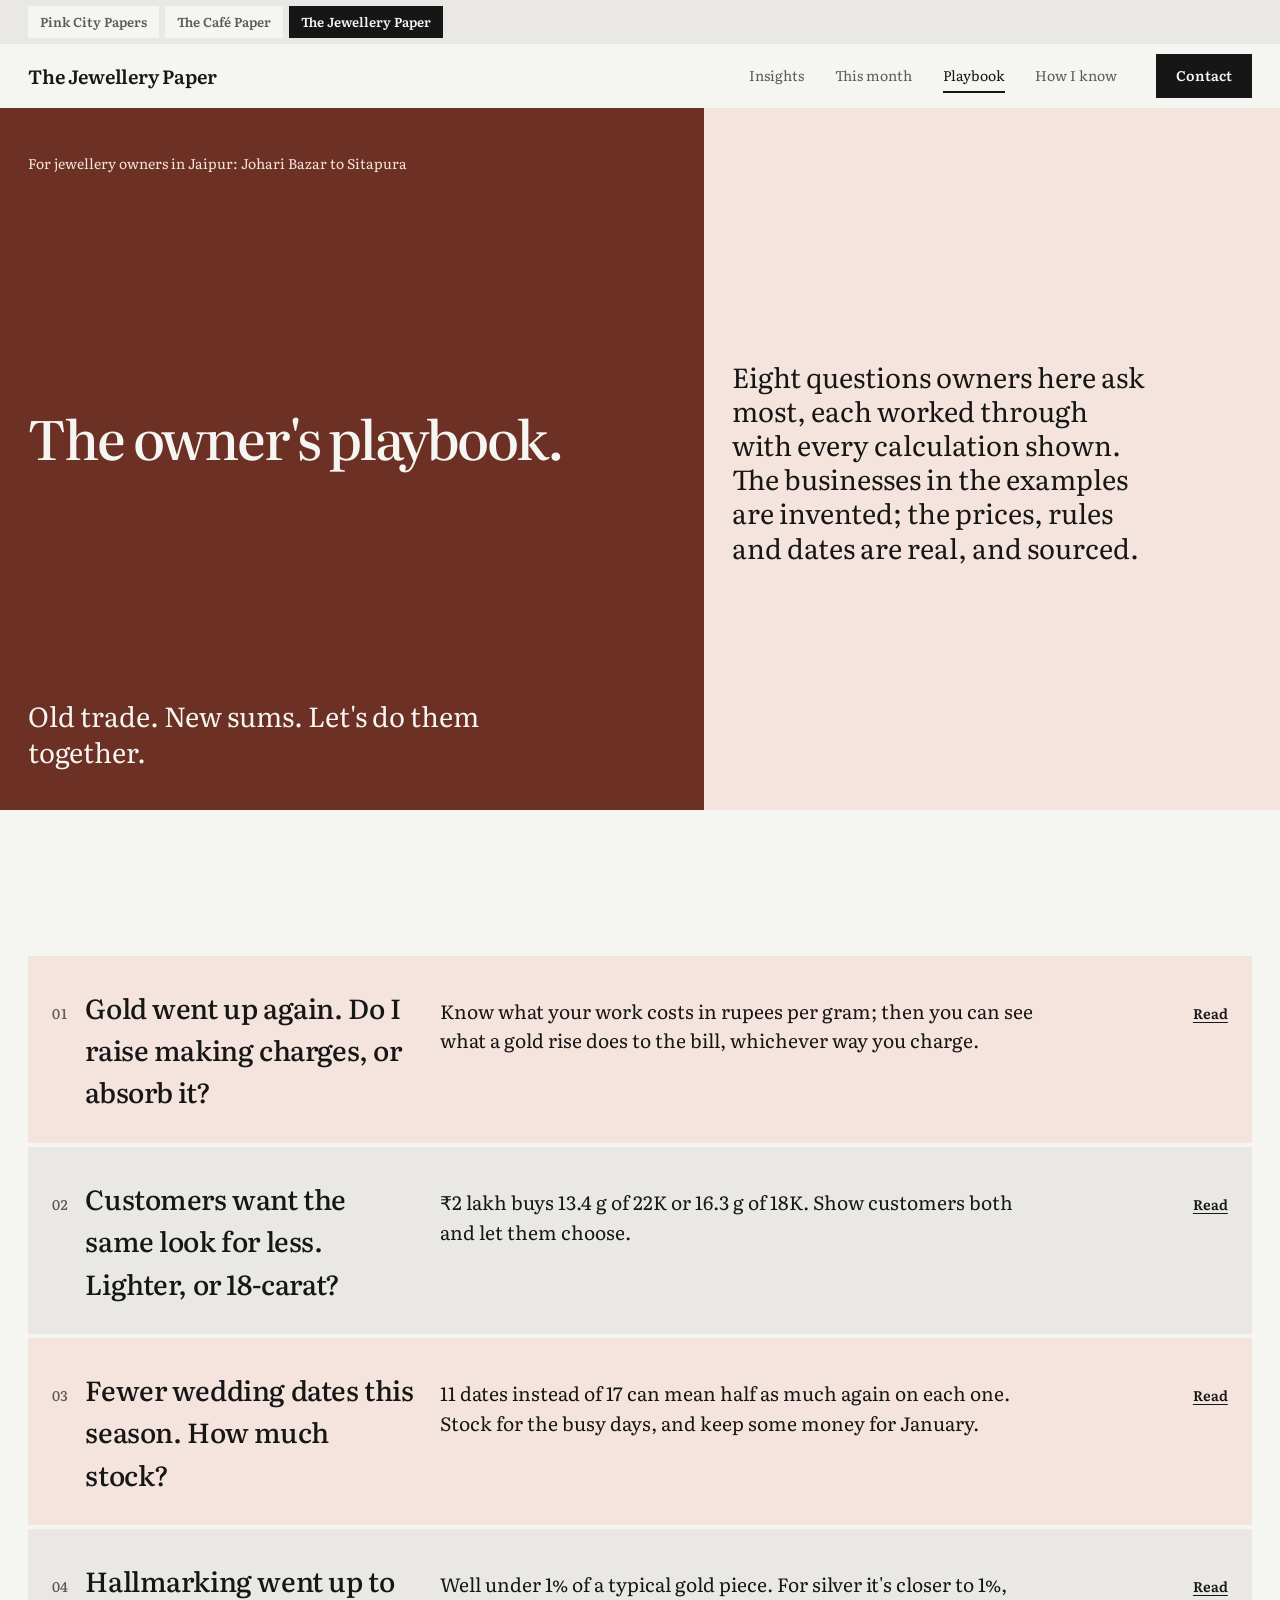
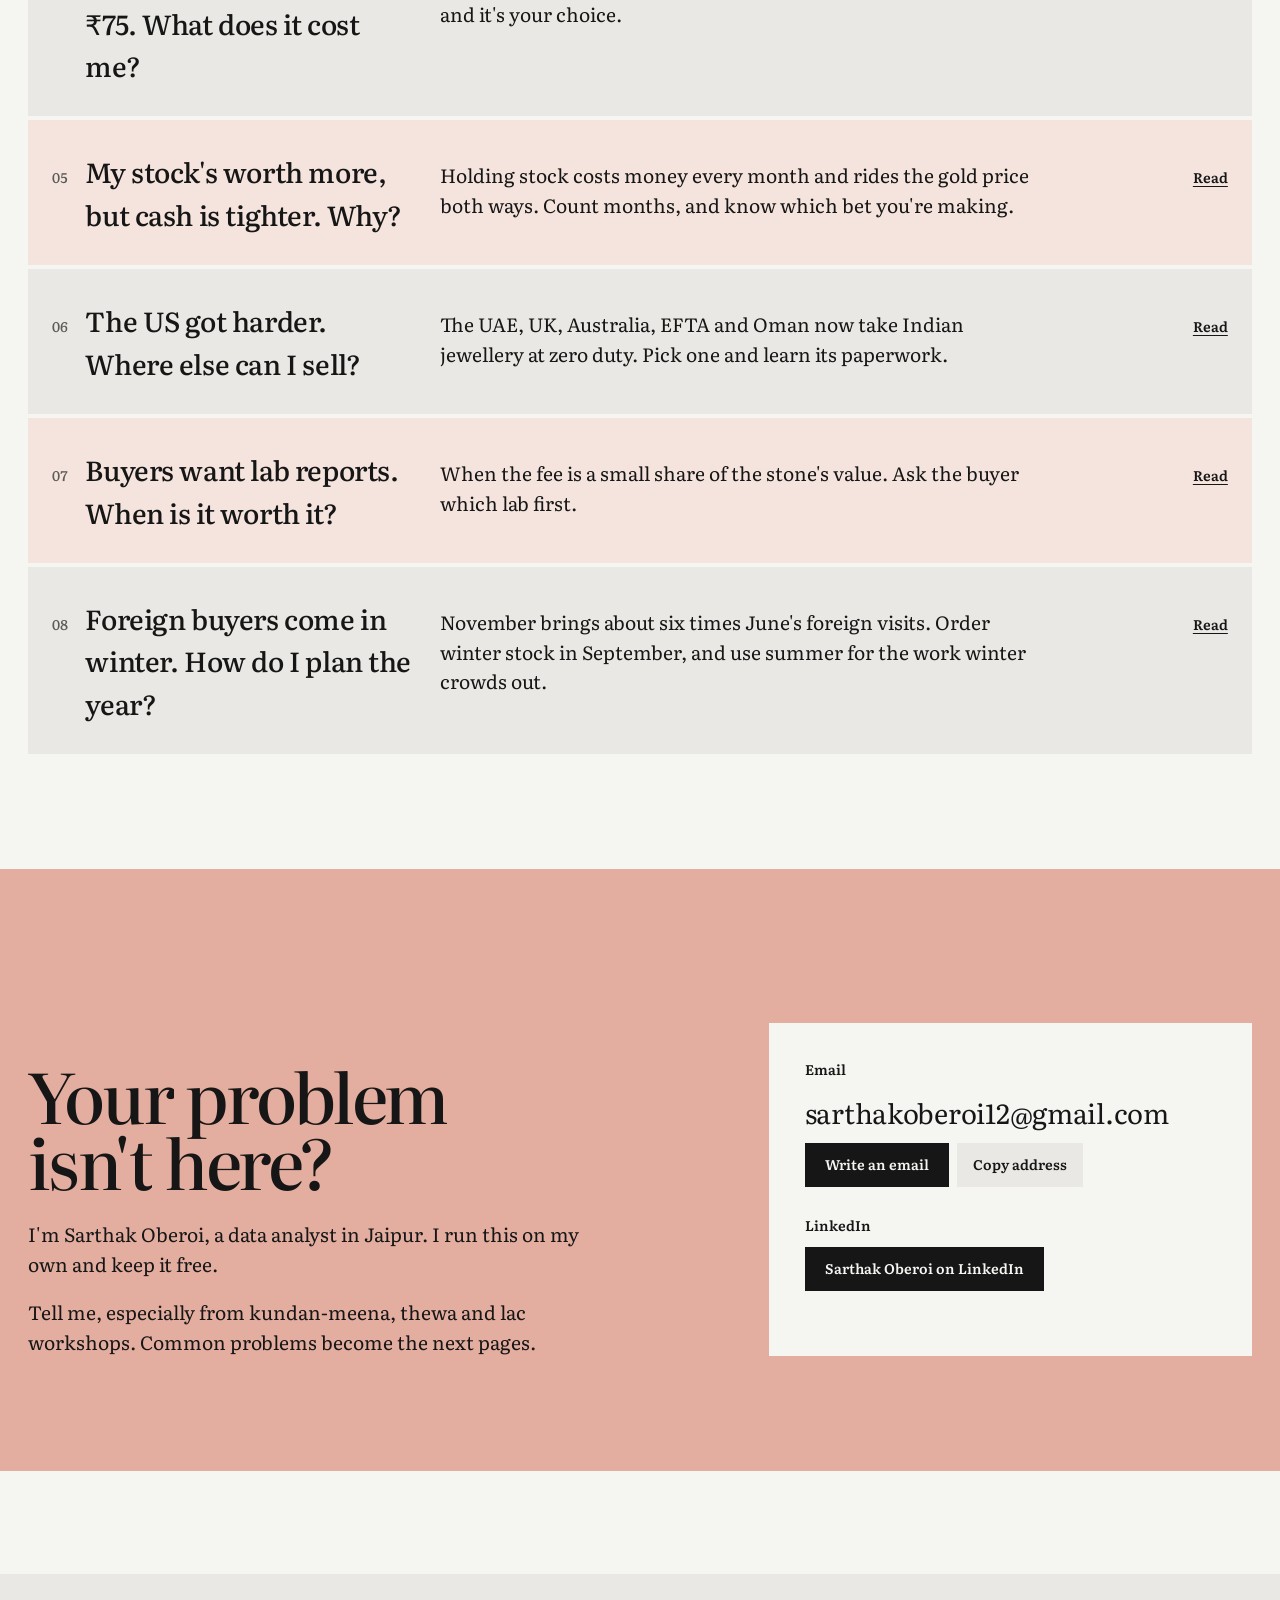
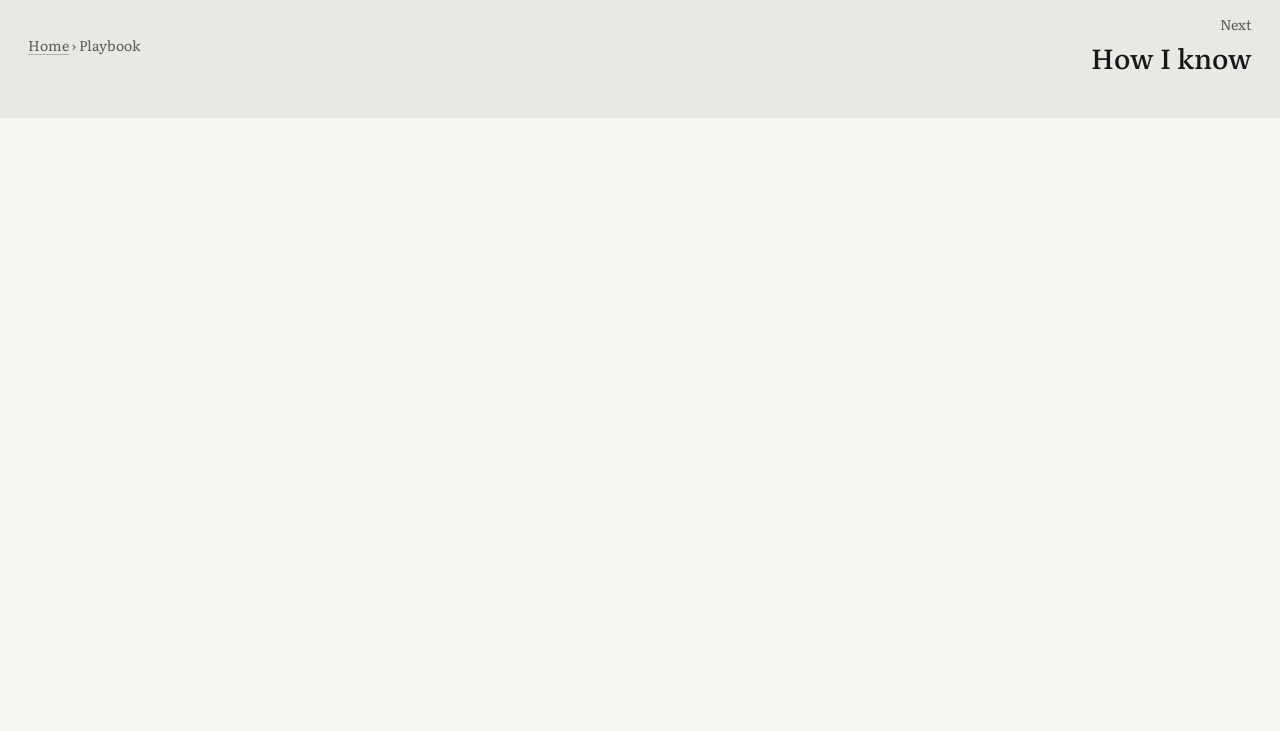
<file: playbook/index.html>
<!doctype html>
<html lang="en-IN" data-root="../">
<head>
<meta charset="utf-8">
<meta name="viewport" content="width=device-width, initial-scale=1">
<title>The owner&#x27;s playbook · The Jewellery Paper</title>
<meta name="description" content="Eight questions Jaipur jewellery owners ask most, each worked through with every sum shown.">
<meta name="color-scheme" content="light">
<meta name="theme-color" content="#f5f5f2">
<link rel="icon" href="../favicon.svg" type="image/svg+xml">
<script>(function(d){d.classList.add("js");try{if(sessionStorage.getItem("jp-seen"))d.classList.add("seen");else sessionStorage.setItem("jp-seen","1")}catch(e){d.classList.add("seen")}setTimeout(function(){if(!window.__pulse)d.classList.remove("js","motion")},3000)})(document.documentElement)</script>
<link rel="preload" href="../fonts/literata.woff2" as="font" type="font/woff2" crossorigin>
<link rel="stylesheet" href="../v2.css?v=85afc70849">
<link rel="stylesheet" href="../jewel.css?v=7b4c85038b">
<script src="../v2.js?v=d1bdc389ef" defer></script>
<script src="../explain.js?v=a6891411c8" defer></script>
</head>
<body>
<div class="loader" aria-hidden="true"><p class="ld-site"><span>The Jewellery Paper</span></p><p class="ld-page"><span style="--c:0">P</span><span style="--c:1">l</span><span style="--c:2">a</span><span style="--c:3">y</span><span style="--c:4">b</span><span style="--c:5">o</span><span style="--c:6">o</span><span style="--c:7">k</span></p><i class="ld-line"></i></div><div class="leave" aria-hidden="true"></div>
<nav class="family" aria-label="Pink City Papers sites"><a href="https://sarthakkk23.github.io/pink-city-papers/"><span class="fam-l">Pink City Papers</span><span class="fam-s">Pink City Papers</span></a><a href="https://sarthakkk23.github.io/cafe-paper/"><span class="fam-l">The Café Paper</span><span class="fam-s">Cafés</span></a><a href="../" aria-current="true"><span class="fam-l">The Jewellery Paper</span><span class="fam-s">Jewellery</span></a></nav><header class="bar"><a class="wordmark" href="../">The Jewellery Paper</a><nav class="bar-links" aria-label="Main"><a href="../insights/">Insights</a><a href="../this-month/">This month</a><a href="../playbook/" aria-current="page">Playbook</a><a href="../how-i-know/">How I know</a></nav><details class="menu"><summary aria-label="Open the menu">Menu</summary><nav class="menu-panel" aria-label="Main"><a href="../">Home</a><a href="../insights/">Insights</a><a href="../this-month/">This month</a><a href="../playbook/" aria-current="page">Playbook</a><a href="../how-i-know/">How I know</a><a href="../about/">About</a></nav></details><a class="btn" href="../about/#contact">Contact</a></header>
<main class="main-pb">
<section class="ph ph-index" aria-labelledby="ph-h">
  <div class="ph-copy"><p class="ph-eyebrow">For jewellery owners in Jaipur: Johari Bazar to Sitapura</p>
    <h1 id="ph-h" class="ph-h">The owner's playbook.</h1><p class="ph-sub">Old trade. New sums. Let's do them together.</p></div>
  <div class="ph-fig ph-how"><p class="ph-cap">Eight questions owners here ask most, each worked through with every calculation shown. The businesses in the examples are invented; the prices, rules and dates are real, and sourced.</p></div>
</section>
<section class="explore pi"><ul class="best-list ex-list pi-list"><li class="reveal"><a href="making-charges/"><span class="best-name"><span class="pi-n">01</span>Gold went up again. Do I raise making charges, or absorb it?</span><span class="ex-p">Know what your work costs in rupees per gram; then you can see what a gold rise does to the bill, whichever way you charge.</span><span class="best-go">Read</span></a></li><li class="reveal"><a href="lighter-pieces/"><span class="best-name"><span class="pi-n">02</span>Customers want the same look for less. Lighter, or 18-carat?</span><span class="ex-p">₹2 lakh buys 13.4 g of 22K or 16.3 g of 18K. Show customers both and let them choose.</span><span class="best-go">Read</span></a></li><li class="reveal"><a href="wedding-dates/"><span class="best-name"><span class="pi-n">03</span>Fewer wedding dates this season. How much stock?</span><span class="ex-p">11 dates instead of 17 can mean half as much again on each one. Stock for the busy days, and keep some money for January.</span><span class="best-go">Read</span></a></li><li class="reveal"><a href="hallmarking/"><span class="best-name"><span class="pi-n">04</span>Hallmarking went up to ₹75. What does it cost me?</span><span class="ex-p">Well under 1% of a typical gold piece. For silver it&#x27;s closer to 1%, and it&#x27;s your choice.</span><span class="best-go">Read</span></a></li><li class="reveal"><a href="gold-stock/"><span class="best-name"><span class="pi-n">05</span>My stock&#x27;s worth more, but cash is tighter. Why?</span><span class="ex-p">Holding stock costs money every month and rides the gold price both ways. Count months, and know which bet you&#x27;re making.</span><span class="best-go">Read</span></a></li><li class="reveal"><a href="export-markets/"><span class="best-name"><span class="pi-n">06</span>The US got harder. Where else can I sell?</span><span class="ex-p">The UAE, UK, Australia, EFTA and Oman now take Indian jewellery at zero duty. Pick one and learn its paperwork.</span><span class="best-go">Read</span></a></li><li class="reveal"><a href="lab-reports/"><span class="best-name"><span class="pi-n">07</span>Buyers want lab reports. When is it worth it?</span><span class="ex-p">When the fee is a small share of the stone&#x27;s value. Ask the buyer which lab first.</span><span class="best-go">Read</span></a></li><li class="reveal"><a href="tourist-season/"><span class="best-name"><span class="pi-n">08</span>Foreign buyers come in winter. How do I plan the year?</span><span class="ex-p">November brings about six times June&#x27;s foreign visits. Order winter stock in September, and use summer for the work winter crowds out.</span><span class="best-go">Read</span></a></li></ul></section>
<section class="contact" id="contact" aria-labelledby="contact-h">
  <div class="c-intro reveal"><h2 id="contact-h">Your problem isn&#x27;t here?</h2><p>I'm Sarthak Oberoi, a data analyst in Jaipur. I run this on my own and keep it free.</p><p>Tell me, especially from kundan-meena, thewa and lac workshops. Common problems become the next pages.</p></div>
  <div class="c-card reveal" data-ui>
    <p class="c-k">Email</p>
    <p class="c-email"><a href="&#109;&#97;&#105;&#108;&#116;&#111;&#58;&#115;&#97;&#114;&#116;&#104;&#97;&#107;&#111;&#98;&#101;&#114;&#111;&#105;&#49;&#50;&#64;&#103;&#109;&#97;&#105;&#108;&#46;&#99;&#111;&#109;&#63;&#115;&#117;&#98;&#106;&#101;&#99;&#116;&#61;&#84;&#104;&#101;&#32;&#74;&#101;&#119;&#101;&#108;&#108;&#101;&#114;&#121;&#32;&#80;&#97;&#112;&#101;&#114;">&#115;&#97;&#114;&#116;&#104;&#97;&#107;&#111;&#98;&#101;&#114;&#111;&#105;&#49;&#50;&#64;&#103;&#109;&#97;&#105;&#108;&#46;&#99;&#111;&#109;</a></p>
    <p class="c-acts"><a class="btn" href="&#109;&#97;&#105;&#108;&#116;&#111;&#58;&#115;&#97;&#114;&#116;&#104;&#97;&#107;&#111;&#98;&#101;&#114;&#111;&#105;&#49;&#50;&#64;&#103;&#109;&#97;&#105;&#108;&#46;&#99;&#111;&#109;&#63;&#115;&#117;&#98;&#106;&#101;&#99;&#116;&#61;&#84;&#104;&#101;&#32;&#74;&#101;&#119;&#101;&#108;&#108;&#101;&#114;&#121;&#32;&#80;&#97;&#112;&#101;&#114;">Write an email</a><button type="button" class="c-copy-btn" data-copy="&#115;&#97;&#114;&#116;&#104;&#97;&#107;&#111;&#98;&#101;&#114;&#111;&#105;&#49;&#50;&#64;&#103;&#109;&#97;&#105;&#108;&#46;&#99;&#111;&#109;">Copy address</button></p>
    <p class="c-k">LinkedIn</p>
    <p class="c-acts"><a class="btn btn-ln" href="https://www.linkedin.com/in/sarthak-oberoi-analyst/" rel="noopener" target="_blank">Sarthak Oberoi on LinkedIn</a></p>
    <p class="c-copied" role="status" aria-live="polite"></p>
  </div>
</section>
<nav class="trail" aria-label="Next page"><p class="tr-where"><a href="../">Home</a> › <span>Playbook</span></p><a class="tr-next" href="../how-i-know/"><span>Next</span>How I know</a></nav>
</main>
<footer class="foot">
  <a class="foot-name" href="../">The Jewellery Paper</a>
  <div class="ft-cols"><div><p class="ft-h">Explore</p><a href="../insights/">Insights</a><a href="../this-month/">This month</a><a href="../playbook/">Playbook</a></div><div><p class="ft-h">Learn</p><a href="../how-i-know/">How I know</a><a href="../about/">About</a><a href="../figures.json">Download the figures</a></div><div><p class="ft-h">Also from Pink City Papers</p><a href="https://sarthakkk23.github.io/pink-city-papers/">Pink City Papers</a><a href="https://sarthakkk23.github.io/cafe-paper/">The Café Paper</a><a href="&#109;&#97;&#105;&#108;&#116;&#111;&#58;&#115;&#97;&#114;&#116;&#104;&#97;&#107;&#111;&#98;&#101;&#114;&#111;&#105;&#49;&#50;&#64;&#103;&#109;&#97;&#105;&#108;&#46;&#99;&#111;&#109;&#63;&#115;&#117;&#98;&#106;&#101;&#99;&#116;&#61;&#84;&#104;&#101;&#32;&#74;&#101;&#119;&#101;&#108;&#108;&#101;&#114;&#121;&#32;&#80;&#97;&#112;&#101;&#114;">Email</a><a href="https://www.linkedin.com/in/sarthak-oberoi-analyst/">LinkedIn</a></div></div>
  <p>Photographs on Unsplash by <a href="https://unsplash.com/photos/cFSYBkneAp0" rel="noopener" target="_blank">Johan Mouchet</a>; <a href="https://unsplash.com/photos/jYVvmAi4u8c" rel="noopener" target="_blank">Sabrianna</a>; <a href="https://unsplash.com/photos/6WTcS_rECpA" rel="noopener" target="_blank">Laura Lezman</a>. Typeface: Literata (SIL Open Font Licence). Independent research: nothing here is for sale, and no business pays to appear.</p>
  <p>Figures as of 11 November 2026 · monthly figures from November 2026</p>
</footer>
</body>
</html>
</file>
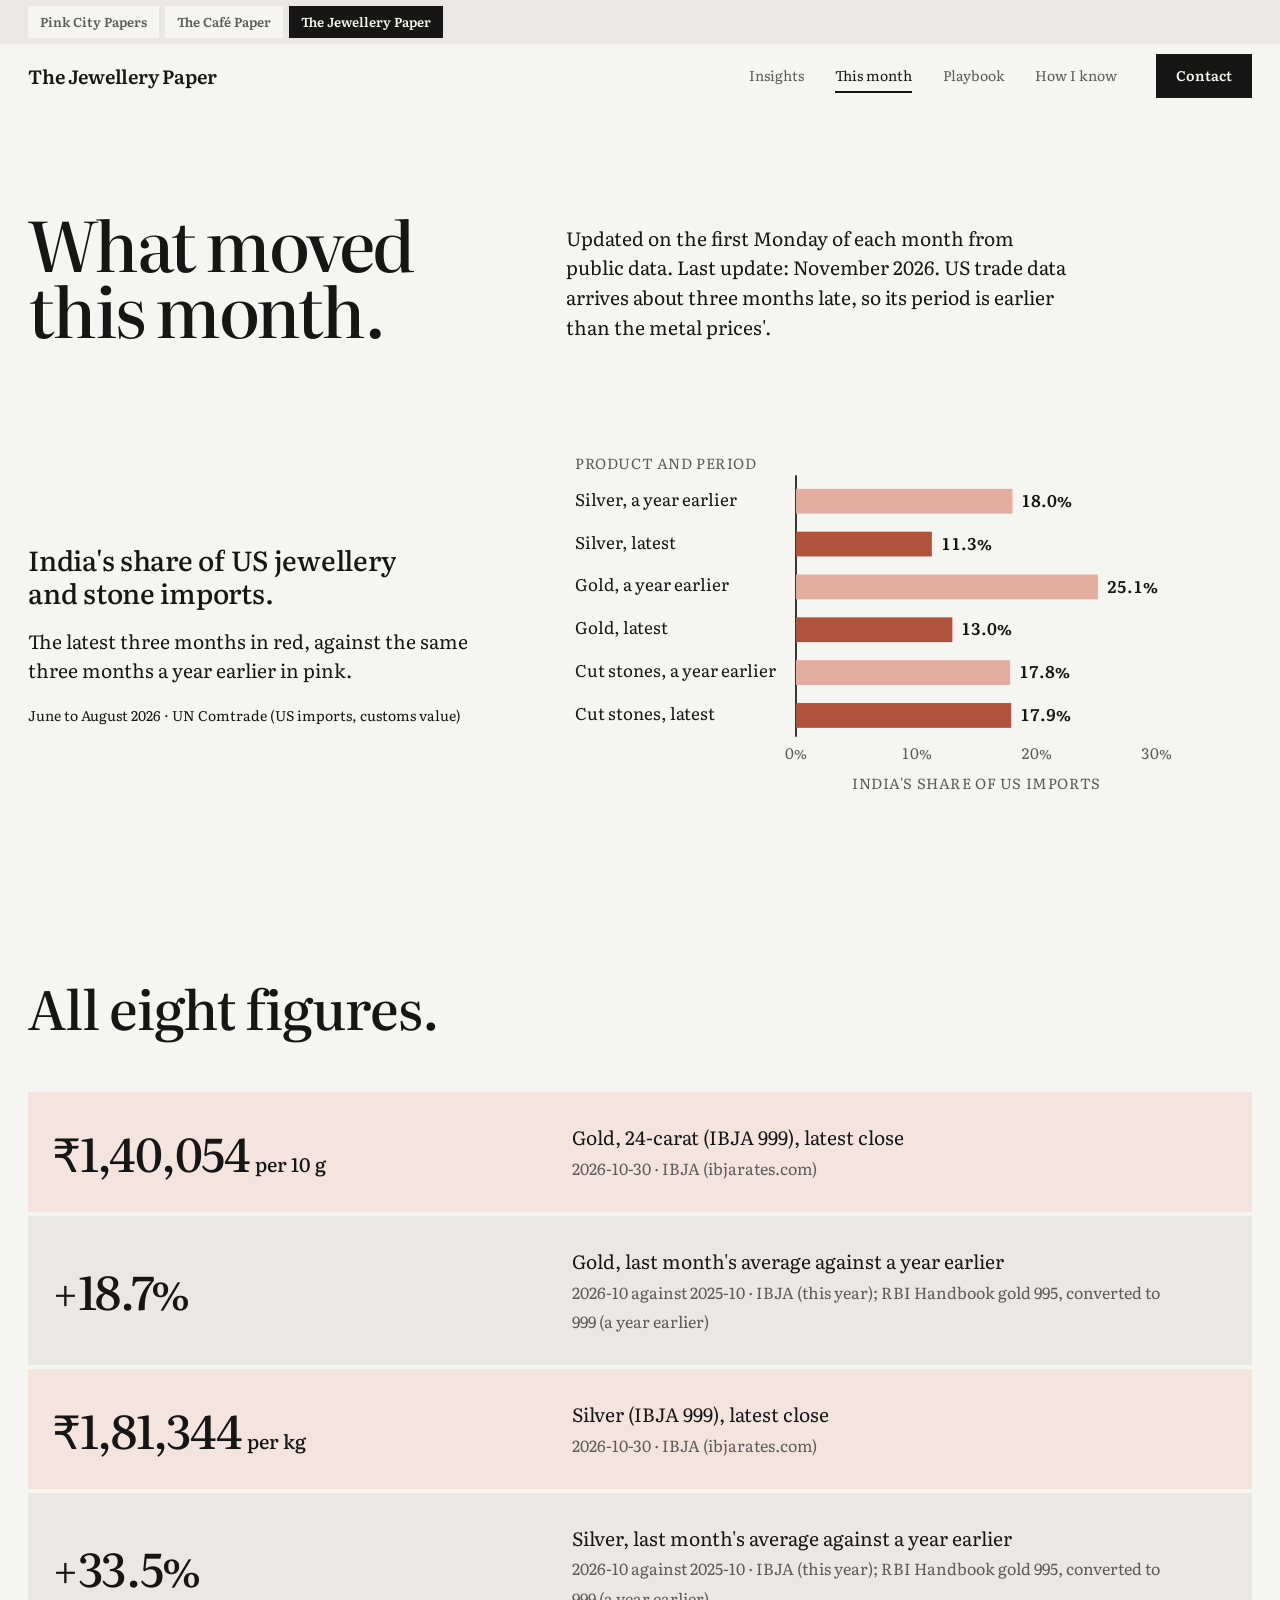
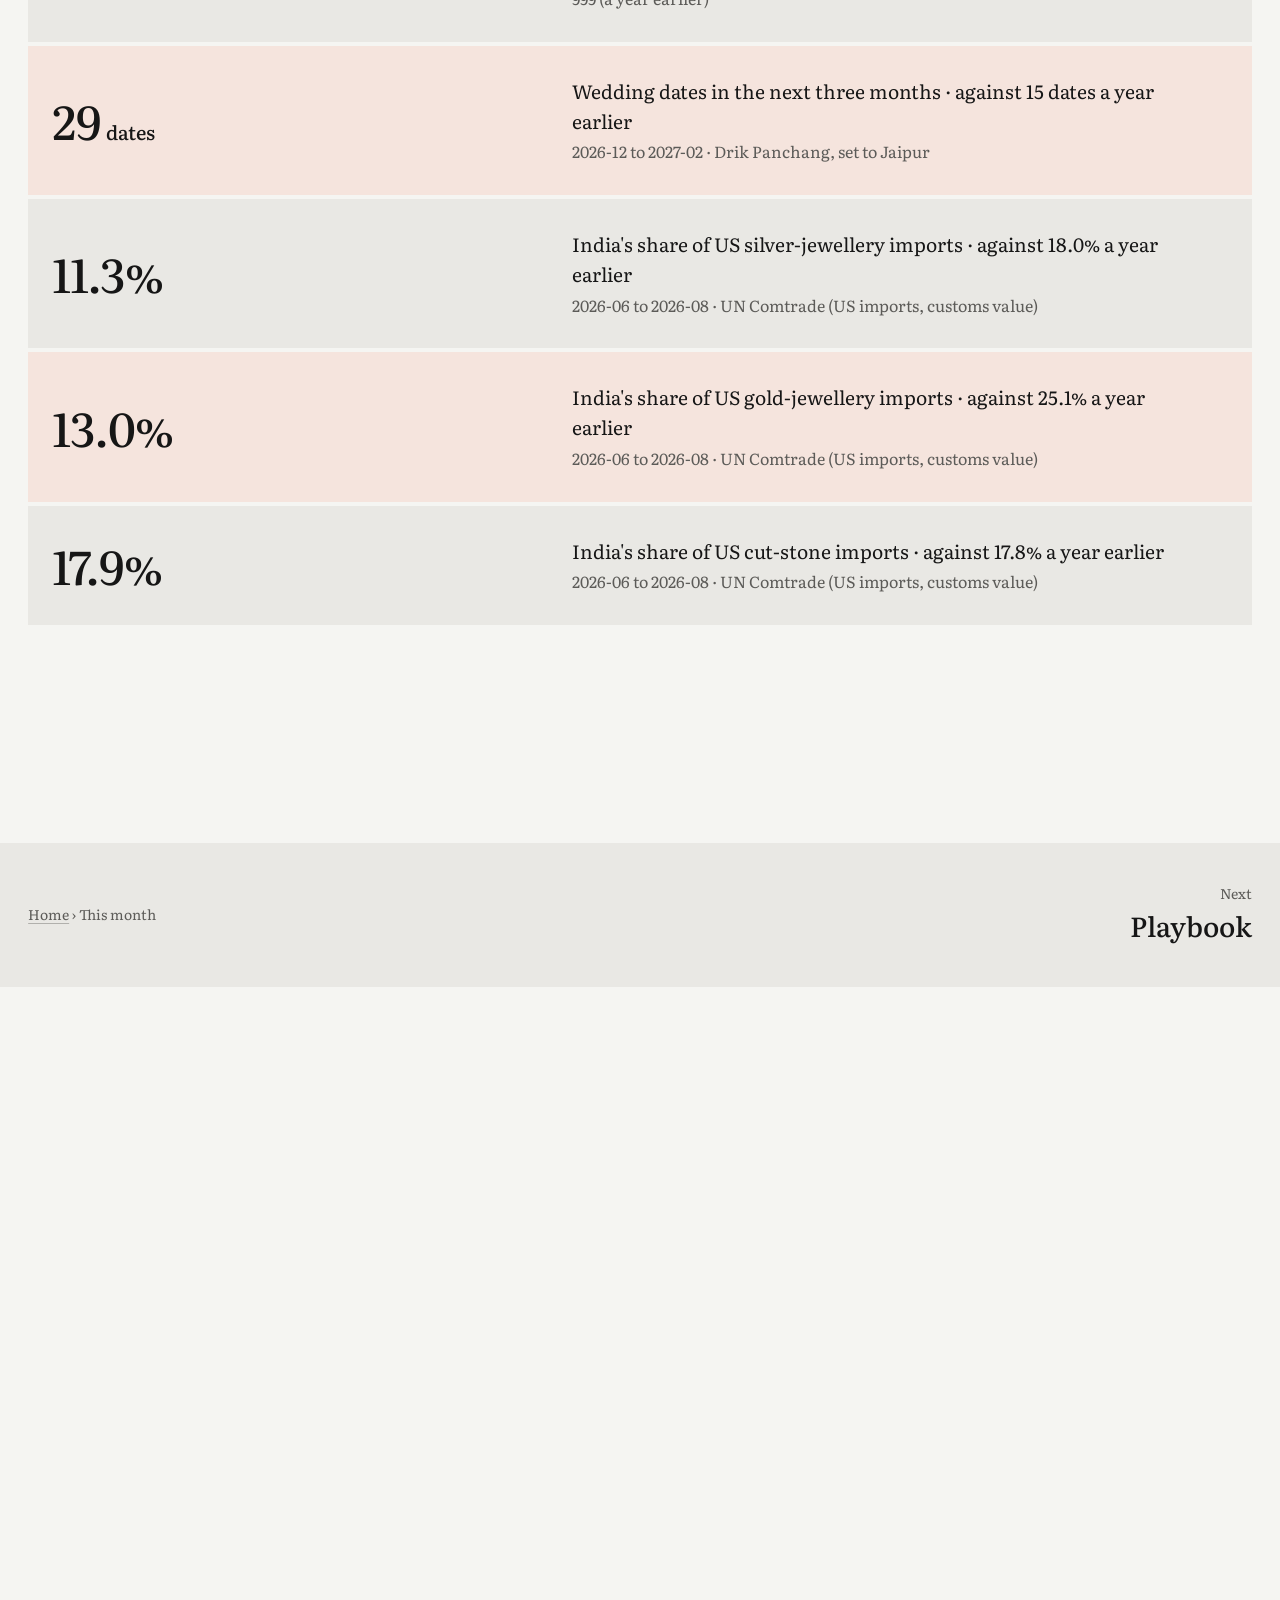
<file: this-month/index.html>
<!doctype html>
<html lang="en-IN" data-root="../">
<head>
<meta charset="utf-8">
<meta name="viewport" content="width=device-width, initial-scale=1">
<title>This month · The Jewellery Paper</title>
<meta name="description" content="The latest gold and silver rates, wedding dates ahead and India&#x27;s share of US jewellery imports, updated monthly.">
<meta name="color-scheme" content="light">
<meta name="theme-color" content="#f5f5f2">
<link rel="icon" href="../favicon.svg" type="image/svg+xml">
<script>(function(d){d.classList.add("js");try{if(sessionStorage.getItem("jp-seen"))d.classList.add("seen");else sessionStorage.setItem("jp-seen","1")}catch(e){d.classList.add("seen")}setTimeout(function(){if(!window.__pulse)d.classList.remove("js","motion")},3000)})(document.documentElement)</script>
<link rel="preload" href="../fonts/literata.woff2" as="font" type="font/woff2" crossorigin>
<link rel="stylesheet" href="../v2.css?v=85afc70849">
<link rel="stylesheet" href="../jewel.css?v=7b4c85038b">
<script src="../v2.js?v=d1bdc389ef" defer></script>
<script src="../explain.js?v=a6891411c8" defer></script>
</head>
<body>
<div class="loader" aria-hidden="true"><p class="ld-site"><span>The Jewellery Paper</span></p><p class="ld-page"><span style="--c:0">T</span><span style="--c:1">h</span><span style="--c:2">i</span><span style="--c:3">s</span><span style="--c:4"> </span><span style="--c:5">m</span><span style="--c:6">o</span><span style="--c:7">n</span><span style="--c:8">t</span><span style="--c:9">h</span></p><i class="ld-line"></i></div><div class="leave" aria-hidden="true"></div>
<nav class="family" aria-label="Pink City Papers sites"><a href="https://sarthakkk23.github.io/pink-city-papers/"><span class="fam-l">Pink City Papers</span><span class="fam-s">Pink City Papers</span></a><a href="https://sarthakkk23.github.io/cafe-paper/"><span class="fam-l">The Café Paper</span><span class="fam-s">Cafés</span></a><a href="../" aria-current="true"><span class="fam-l">The Jewellery Paper</span><span class="fam-s">Jewellery</span></a></nav><header class="bar"><a class="wordmark" href="../">The Jewellery Paper</a><nav class="bar-links" aria-label="Main"><a href="../insights/">Insights</a><a href="../this-month/" aria-current="page">This month</a><a href="../playbook/">Playbook</a><a href="../how-i-know/">How I know</a></nav><details class="menu"><summary aria-label="Open the menu">Menu</summary><nav class="menu-panel" aria-label="Main"><a href="../">Home</a><a href="../insights/">Insights</a><a href="../this-month/" aria-current="page">This month</a><a href="../playbook/">Playbook</a><a href="../how-i-know/">How I know</a><a href="../about/">About</a></nav></details><a class="btn" href="../about/#contact">Contact</a></header>
<main class="">
<section class="page-head"><h1 class="reveal">What moved this month.</h1>
  <p class="page-lede reveal">Updated on the first Monday of each month from public data. Last update: November 2026.
  US trade data arrives about three months late, so its period is earlier than the metal prices'.</p></section>
<section class="chapter jw-tight"><article class="fd">
  <div class="fd-text reveal"><h2 class="fd-head">India's share of US jewellery and stone imports.</h2>
    <p class="fd-body">The latest three months in red, against the same three months a year earlier in pink.</p>
    <p class="fd-grade">June to August 2026 · UN Comtrade (US imports, customs value)</p></div>
  <figure class="fd-chart reveal"><svg class="chart" viewBox="0 0 600 306" role="img" aria-label="India&#x27;s share of US imports, latest three months against a year earlier" preserveAspectRatio="xMidYMid meet"><text x="0" y="12" text-anchor="start" class="c-ax">Product and period</text><line x1="196.0" y1="18" x2="196.0" y2="250" class="c-grid c-zero"/><text x="196.0" y="270" text-anchor="middle" class="c-tick">0%</text><line x1="302.7" y1="18" x2="302.7" y2="250" class="c-grid"/><text x="302.7" y="270" text-anchor="middle" class="c-tick">10%</text><line x1="409.3" y1="18" x2="409.3" y2="250" class="c-grid"/><text x="409.3" y="270" text-anchor="middle" class="c-tick">20%</text><line x1="516.0" y1="18" x2="516.0" y2="250" class="c-grid"/><text x="516.0" y="270" text-anchor="middle" class="c-tick">30%</text><text x="0" y="45" class="c-cat">Silver, a year earlier</text><rect class="grow" x="196.0" y="30" width="192.0" height="22" fill="var(--pink)"/><text x="396.0" y="46" text-anchor="start" class="c-strong">18.0%</text><text x="0" y="83" class="c-cat">Silver, latest</text><rect class="grow" x="196.0" y="68" width="120.5" height="22" fill="var(--red)"/><text x="324.5" y="84" text-anchor="start" class="c-strong">11.3%</text><text x="0" y="121" class="c-cat">Gold, a year earlier</text><rect class="grow" x="196.0" y="106" width="267.7" height="22" fill="var(--pink)"/><text x="471.7" y="122" text-anchor="start" class="c-strong">25.1%</text><text x="0" y="159" class="c-cat">Gold, latest</text><rect class="grow" x="196.0" y="144" width="138.7" height="22" fill="var(--red)"/><text x="342.7" y="160" text-anchor="start" class="c-strong">13.0%</text><text x="0" y="197" class="c-cat">Cut stones, a year earlier</text><rect class="grow" x="196.0" y="182" width="189.9" height="22" fill="var(--pink)"/><text x="393.9" y="198" text-anchor="start" class="c-strong">17.8%</text><text x="0" y="235" class="c-cat">Cut stones, latest</text><rect class="grow" x="196.0" y="220" width="190.9" height="22" fill="var(--red)"/><text x="394.9" y="236" text-anchor="start" class="c-strong">17.9%</text><text x="356.0" y="296" text-anchor="middle" class="c-ax">India&#x27;s share of US imports</text></svg><svg class="chart chart-narrow" viewBox="0 0 400 414" role="img" aria-label="India&#x27;s share of US imports, latest three months against a year earlier" preserveAspectRatio="xMidYMid meet"><text x="0" y="12" text-anchor="start" class="c-ax">Product and period</text><line x1="0.0" y1="18" x2="0.0" y2="358" class="c-grid c-zero"/><text x="0.0" y="378" text-anchor="middle" class="c-tick">0%</text><line x1="108.0" y1="18" x2="108.0" y2="358" class="c-grid"/><text x="108.0" y="378" text-anchor="middle" class="c-tick">10%</text><line x1="216.0" y1="18" x2="216.0" y2="358" class="c-grid"/><text x="216.0" y="378" text-anchor="middle" class="c-tick">20%</text><line x1="324.0" y1="18" x2="324.0" y2="358" class="c-grid"/><text x="324.0" y="378" text-anchor="middle" class="c-tick">30%</text><text x="0" y="40" class="c-cat">Silver, a year earlier</text><rect class="grow" x="0.0" y="48" width="194.4" height="22" fill="var(--pink)"/><text x="202.4" y="64" text-anchor="start" class="c-strong">18.0%</text><text x="0" y="96" class="c-cat">Silver, latest</text><rect class="grow" x="0.0" y="104" width="122.0" height="22" fill="var(--red)"/><text x="130.0" y="120" text-anchor="start" class="c-strong">11.3%</text><text x="0" y="152" class="c-cat">Gold, a year earlier</text><rect class="grow" x="0.0" y="160" width="271.1" height="22" fill="var(--pink)"/><text x="279.1" y="176" text-anchor="start" class="c-strong">25.1%</text><text x="0" y="208" class="c-cat">Gold, latest</text><rect class="grow" x="0.0" y="216" width="140.4" height="22" fill="var(--red)"/><text x="148.4" y="232" text-anchor="start" class="c-strong">13.0%</text><text x="0" y="264" class="c-cat">Cut stones, a year earlier</text><rect class="grow" x="0.0" y="272" width="192.2" height="22" fill="var(--pink)"/><text x="200.2" y="288" text-anchor="start" class="c-strong">17.8%</text><text x="0" y="320" class="c-cat">Cut stones, latest</text><rect class="grow" x="0.0" y="328" width="193.3" height="22" fill="var(--red)"/><text x="201.3" y="344" text-anchor="start" class="c-strong">17.9%</text><text x="162.0" y="404" text-anchor="middle" class="c-ax">India&#x27;s share of US imports</text></svg></figure>
</article></section>
<section class="rules jw-month"><h2 class="reveal">All eight figures.</h2><ul class="best-list rule-list"><li class="reveal"><div class="rule-row"><span class="best-name jw-pv">₹1,40,054<small>per 10 g</small></span><span class="ex-p">Gold, 24-carat (IBJA 999), latest close<br><small class="soft">2026-10-30 · IBJA (ibjarates.com)</small></span></div></li><li class="reveal"><div class="rule-row"><span class="best-name jw-pv">+18.7%</span><span class="ex-p">Gold, last month&#x27;s average against a year earlier<br><small class="soft">2026-10 against 2025-10 · IBJA (this year); RBI Handbook gold 995, converted to 999 (a year earlier)</small></span></div></li><li class="reveal"><div class="rule-row"><span class="best-name jw-pv">₹1,81,344<small>per kg</small></span><span class="ex-p">Silver (IBJA 999), latest close<br><small class="soft">2026-10-30 · IBJA (ibjarates.com)</small></span></div></li><li class="reveal"><div class="rule-row"><span class="best-name jw-pv">+33.5%</span><span class="ex-p">Silver, last month&#x27;s average against a year earlier<br><small class="soft">2026-10 against 2025-10 · IBJA (this year); RBI Handbook gold 995, converted to 999 (a year earlier)</small></span></div></li><li class="reveal"><div class="rule-row"><span class="best-name jw-pv">29<small>dates</small></span><span class="ex-p">Wedding dates in the next three months · against 15 dates a year earlier<br><small class="soft">2026-12 to 2027-02 · Drik Panchang, set to Jaipur</small></span></div></li><li class="reveal"><div class="rule-row"><span class="best-name jw-pv">11.3%</span><span class="ex-p">India&#x27;s share of US silver-jewellery imports · against 18.0% a year earlier<br><small class="soft">2026-06 to 2026-08 · UN Comtrade (US imports, customs value)</small></span></div></li><li class="reveal"><div class="rule-row"><span class="best-name jw-pv">13.0%</span><span class="ex-p">India&#x27;s share of US gold-jewellery imports · against 25.1% a year earlier<br><small class="soft">2026-06 to 2026-08 · UN Comtrade (US imports, customs value)</small></span></div></li><li class="reveal"><div class="rule-row"><span class="best-name jw-pv">17.9%</span><span class="ex-p">India&#x27;s share of US cut-stone imports · against 17.8% a year earlier<br><small class="soft">2026-06 to 2026-08 · UN Comtrade (US imports, customs value)</small></span></div></li></ul></section>
<nav class="trail" aria-label="Next page"><p class="tr-where"><a href="../">Home</a> › <span>This month</span></p><a class="tr-next" href="../playbook/"><span>Next</span>Playbook</a></nav>
</main>
<footer class="foot">
  <a class="foot-name" href="../">The Jewellery Paper</a>
  <div class="ft-cols"><div><p class="ft-h">Explore</p><a href="../insights/">Insights</a><a href="../this-month/">This month</a><a href="../playbook/">Playbook</a></div><div><p class="ft-h">Learn</p><a href="../how-i-know/">How I know</a><a href="../about/">About</a><a href="../figures.json">Download the figures</a></div><div><p class="ft-h">Also from Pink City Papers</p><a href="https://sarthakkk23.github.io/pink-city-papers/">Pink City Papers</a><a href="https://sarthakkk23.github.io/cafe-paper/">The Café Paper</a><a href="&#109;&#97;&#105;&#108;&#116;&#111;&#58;&#115;&#97;&#114;&#116;&#104;&#97;&#107;&#111;&#98;&#101;&#114;&#111;&#105;&#49;&#50;&#64;&#103;&#109;&#97;&#105;&#108;&#46;&#99;&#111;&#109;&#63;&#115;&#117;&#98;&#106;&#101;&#99;&#116;&#61;&#84;&#104;&#101;&#32;&#74;&#101;&#119;&#101;&#108;&#108;&#101;&#114;&#121;&#32;&#80;&#97;&#112;&#101;&#114;">Email</a><a href="https://www.linkedin.com/in/sarthak-oberoi-analyst/">LinkedIn</a></div></div>
  <p>Photographs on Unsplash by <a href="https://unsplash.com/photos/cFSYBkneAp0" rel="noopener" target="_blank">Johan Mouchet</a>; <a href="https://unsplash.com/photos/jYVvmAi4u8c" rel="noopener" target="_blank">Sabrianna</a>; <a href="https://unsplash.com/photos/6WTcS_rECpA" rel="noopener" target="_blank">Laura Lezman</a>. Typeface: Literata (SIL Open Font Licence). Independent research: nothing here is for sale, and no business pays to appear.</p>
  <p>Figures as of 11 November 2026 · monthly figures from November 2026</p>
</footer>
</body>
</html>
</file>
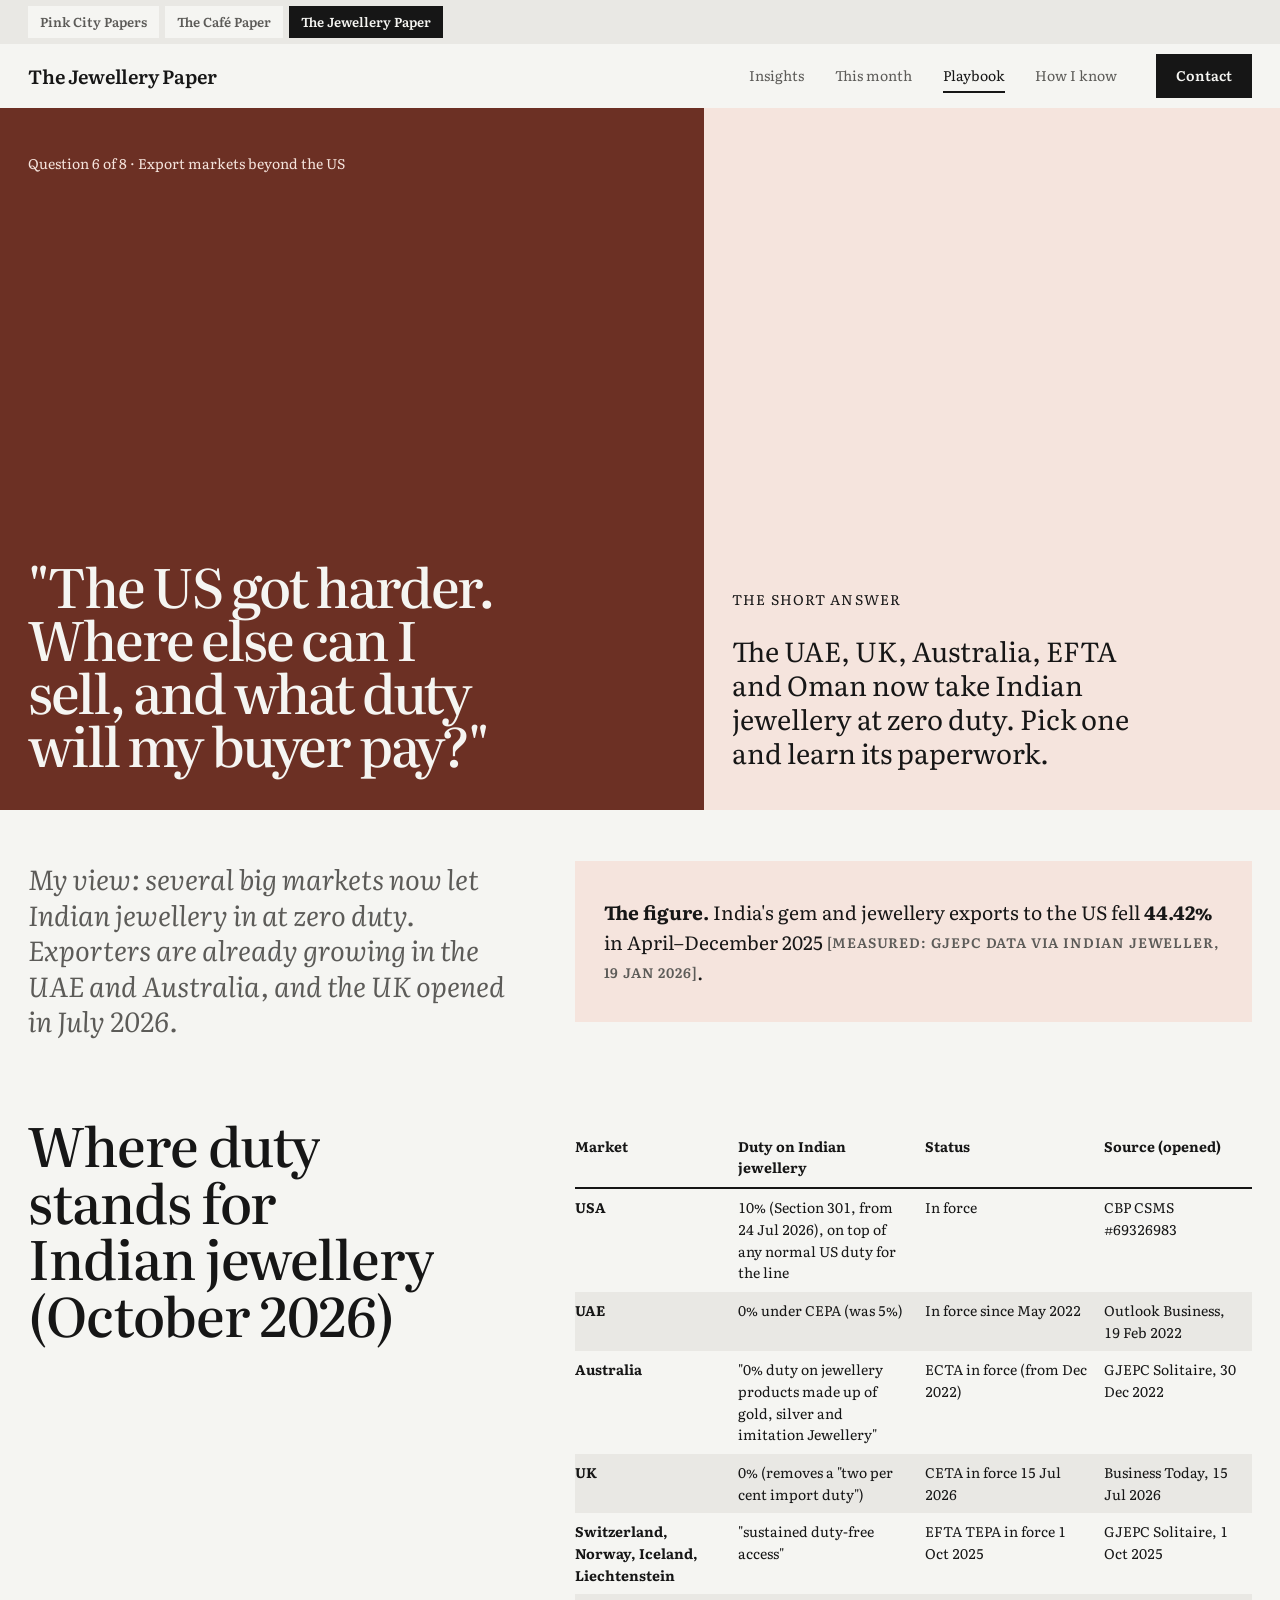
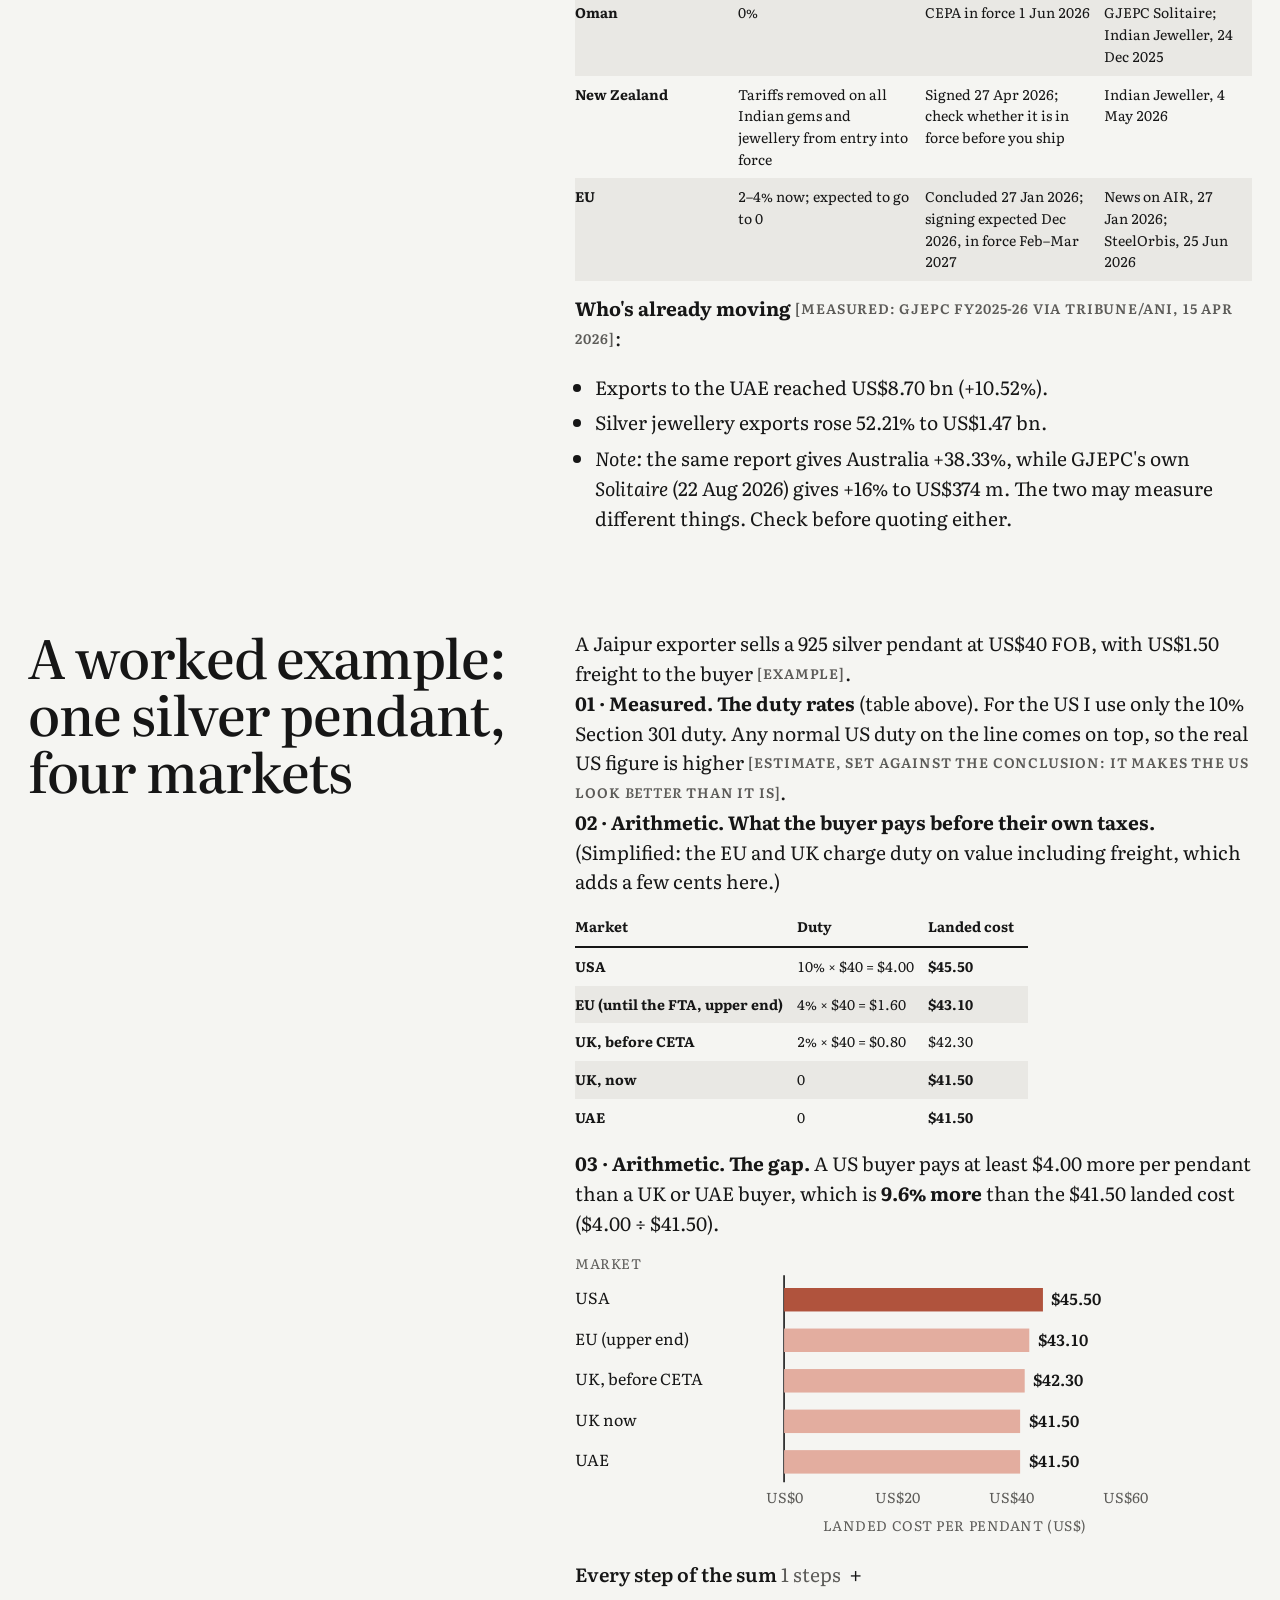
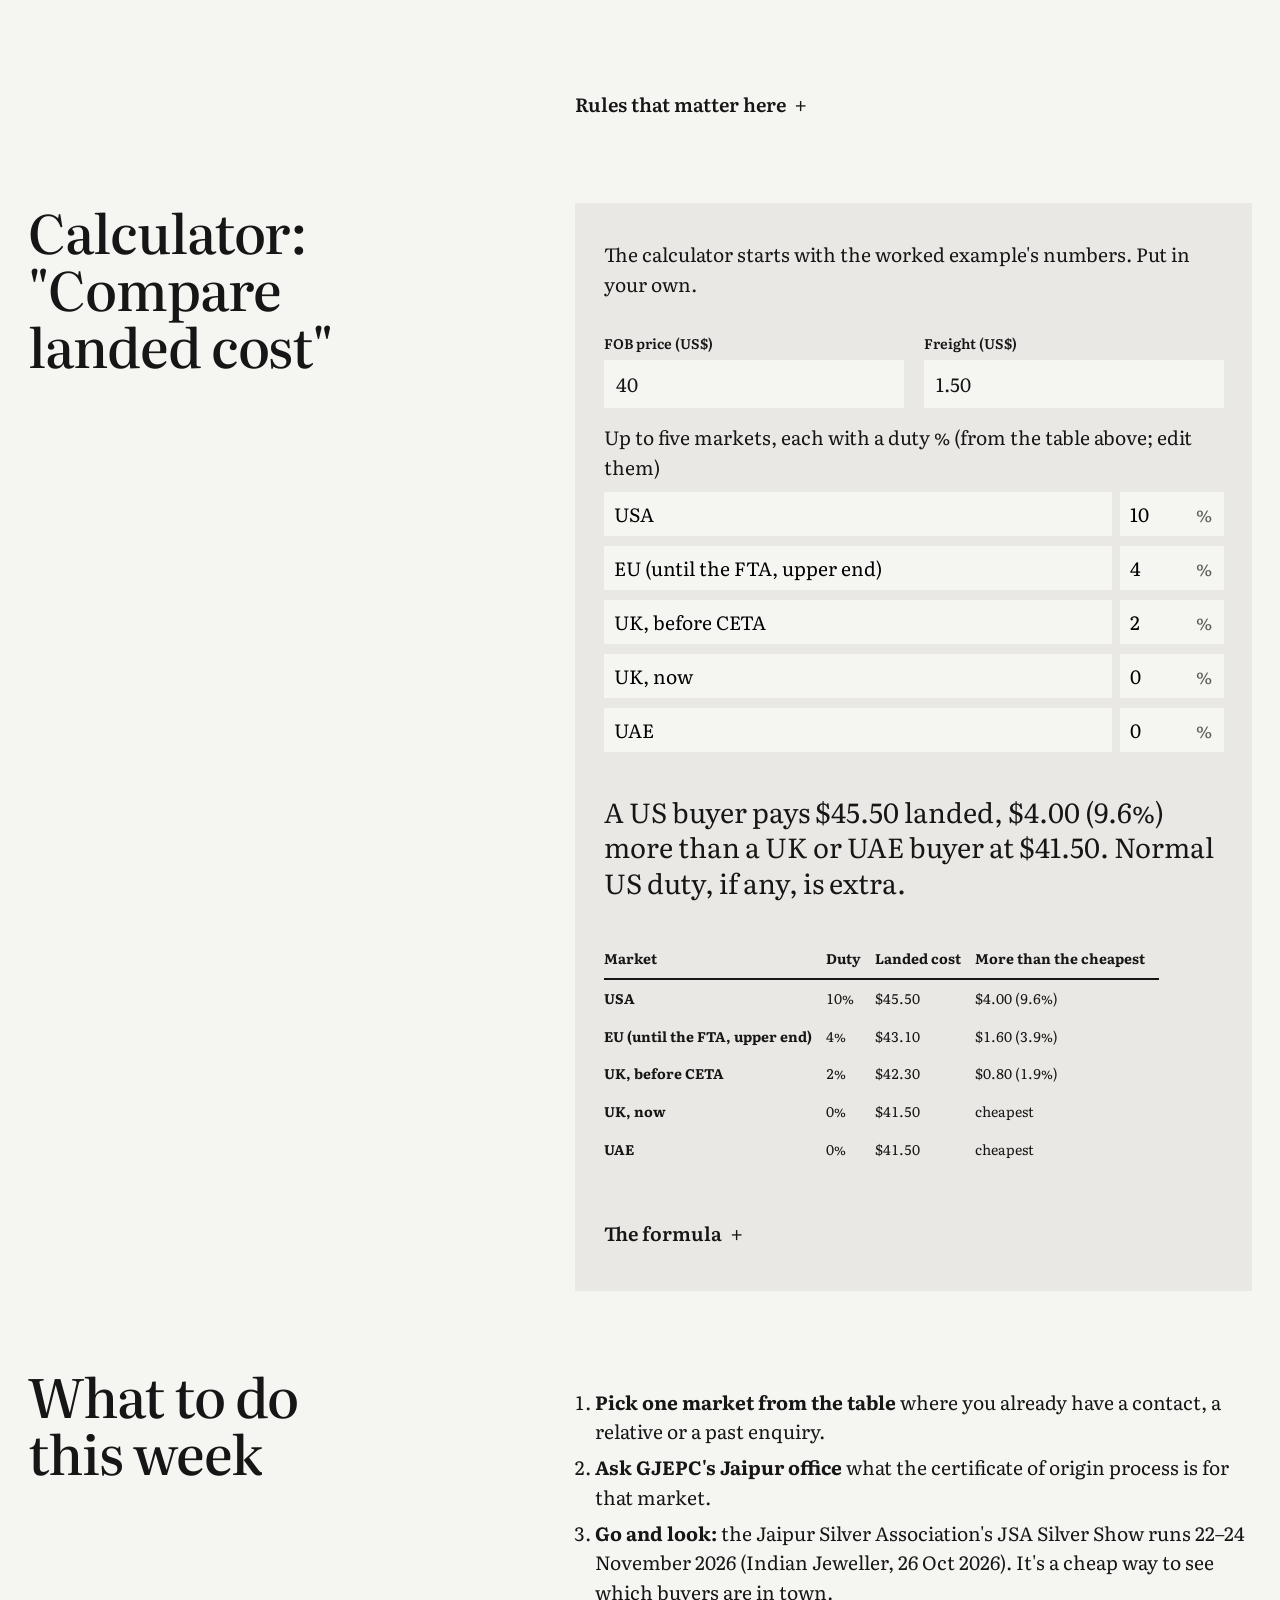
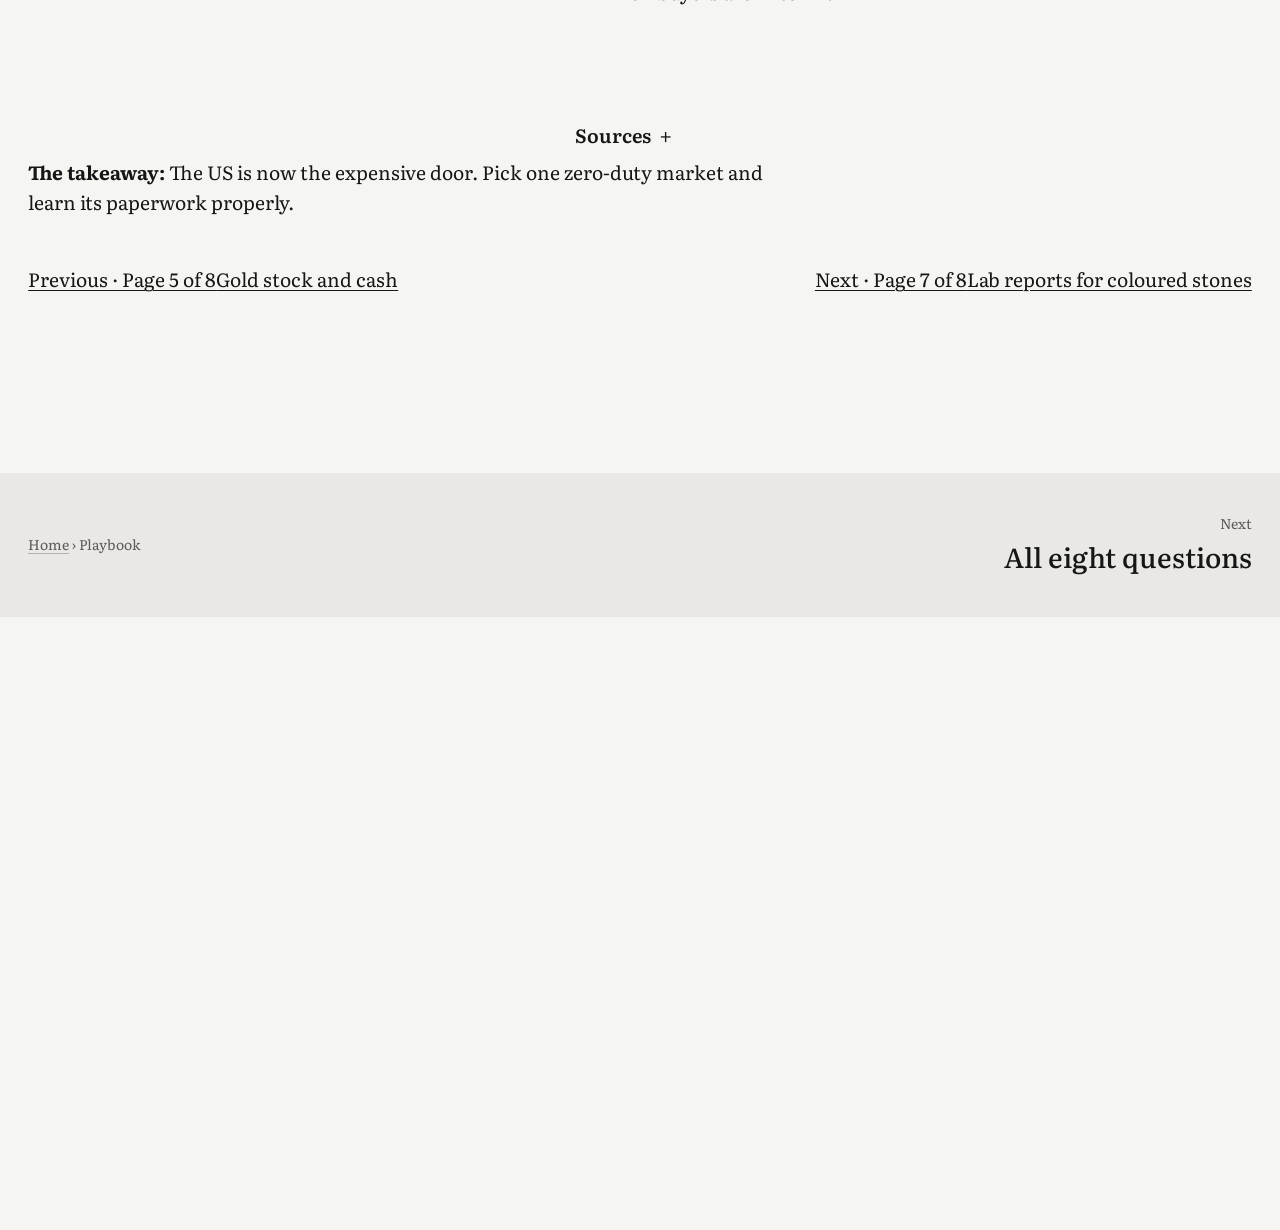
<file: playbook/export-markets/index.html>
<!doctype html>
<html lang="en-IN" data-root="../../">
<head>
<meta charset="utf-8">
<meta name="viewport" content="width=device-width, initial-scale=1">
<title>&quot;The US got harder. Where else can I sell, and what duty will my buyer pay?&quot; · The Jewellery Paper</title>
<meta name="description" content="The UAE, UK, Australia, EFTA and Oman now take Indian jewellery at zero duty. Pick one and learn its paperwork.">
<meta name="color-scheme" content="light">
<meta name="theme-color" content="#f5f5f2">
<link rel="icon" href="../../favicon.svg" type="image/svg+xml">
<script>(function(d){d.classList.add("js");try{if(sessionStorage.getItem("jp-seen"))d.classList.add("seen");else sessionStorage.setItem("jp-seen","1")}catch(e){d.classList.add("seen")}setTimeout(function(){if(!window.__pulse)d.classList.remove("js","motion")},3000)})(document.documentElement)</script>
<link rel="preload" href="../../fonts/literata.woff2" as="font" type="font/woff2" crossorigin>
<link rel="stylesheet" href="../../v2.css?v=85afc70849">
<link rel="stylesheet" href="../../jewel.css?v=7b4c85038b">
<script src="../../v2.js?v=d1bdc389ef" defer></script>
<script src="../../explain.js?v=a6891411c8" defer></script>
<script src="../../js/site.js" defer></script>
<script src="../../js/playbook.js" defer></script>
</head>
<body>
<div class="loader" aria-hidden="true"><p class="ld-site"><span>The Jewellery Paper</span></p><p class="ld-page"><span style="--c:0">P</span><span style="--c:1">l</span><span style="--c:2">a</span><span style="--c:3">y</span><span style="--c:4">b</span><span style="--c:5">o</span><span style="--c:6">o</span><span style="--c:7">k</span></p><i class="ld-line"></i></div><div class="leave" aria-hidden="true"></div>
<nav class="family" aria-label="Pink City Papers sites"><a href="https://sarthakkk23.github.io/pink-city-papers/"><span class="fam-l">Pink City Papers</span><span class="fam-s">Pink City Papers</span></a><a href="https://sarthakkk23.github.io/cafe-paper/"><span class="fam-l">The Café Paper</span><span class="fam-s">Cafés</span></a><a href="../../" aria-current="true"><span class="fam-l">The Jewellery Paper</span><span class="fam-s">Jewellery</span></a></nav><header class="bar"><a class="wordmark" href="../../">The Jewellery Paper</a><nav class="bar-links" aria-label="Main"><a href="../../insights/">Insights</a><a href="../../this-month/">This month</a><a href="../../playbook/" aria-current="page">Playbook</a><a href="../../how-i-know/">How I know</a></nav><details class="menu"><summary aria-label="Open the menu">Menu</summary><nav class="menu-panel" aria-label="Main"><a href="../../">Home</a><a href="../../insights/">Insights</a><a href="../../this-month/">This month</a><a href="../../playbook/" aria-current="page">Playbook</a><a href="../../how-i-know/">How I know</a><a href="../../about/">About</a></nav></details><a class="btn" href="../../about/#contact">Contact</a></header>
<main class="main-pb">
<section class="ph" aria-labelledby="ph-h">
  <div class="ph-copy">
    <p class="ph-eyebrow">Question 6 of 8 · Export markets beyond the US</p>
    <h1 id="ph-h" class="ph-h">&quot;The US got harder. Where else can I sell, and what duty will my buyer pay?&quot;</h1>
  </div>
  <div class="ph-fig"><p class="ph-k">The short answer</p><p class="ph-cap">The UAE, UK, Australia, EFTA and Oman now take Indian jewellery at zero duty. Pick one and learn its paperwork.</p></div>
</section><div class="jw-pb">
  <div class="pb-intro"><p class="pb-lede">My view: several big markets now let Indian jewellery in at zero duty. Exporters are already growing in the UAE and Australia, and the UK opened in July 2026.</p><div class="pb-body">
  <div class="figure-box">
    <p><strong>The figure.</strong> India's gem and jewellery exports to the US fell <strong>44.42%</strong> in April–December 2025 <span class="tag">[Measured: GJEPC data via Indian Jeweller, 19 Jan 2026]</span>.</p>
  </div>
  
  </div></div><section class="pb-section" aria-labelledby="where-duty-stands-for-indian-jewellery-o">
  <h2 id="where-duty-stands-for-indian-jewellery-o">Where duty stands for Indian jewellery (October 2026)</h2><div class="pb-body">
  <div class="tbl-wrap" tabindex="0" role="region" aria-label="Where duty stands for Indian jewellery (October 2026)">
<table class="tbl tbl--stack">
<thead><tr><th scope="col">Market</th><th scope="col">Duty on Indian jewellery</th><th scope="col">Status</th><th scope="col">Source (opened)</th></tr></thead><tbody>
<tr><th scope="row">USA</th><td data-label="Duty on Indian jewellery">10% (Section 301, from 24 Jul 2026), on top of any normal US duty for the line</td><td data-label="Status">In force</td><td data-label="Source (opened)">CBP CSMS #69326983</td></tr>
<tr><th scope="row">UAE</th><td data-label="Duty on Indian jewellery">0% under CEPA (was 5%)</td><td data-label="Status">In force since May 2022</td><td data-label="Source (opened)">Outlook Business, 19 Feb 2022</td></tr>
<tr><th scope="row">Australia</th><td data-label="Duty on Indian jewellery">"0% duty on jewellery products made up of gold, silver and imitation Jewellery"</td><td data-label="Status">ECTA in force (from Dec 2022)</td><td data-label="Source (opened)">GJEPC Solitaire, 30 Dec 2022</td></tr>
<tr><th scope="row">UK</th><td data-label="Duty on Indian jewellery">0% (removes a "two per cent import duty")</td><td data-label="Status">CETA in force 15 Jul 2026</td><td data-label="Source (opened)">Business Today, 15 Jul 2026</td></tr>
<tr><th scope="row">Switzerland, Norway, Iceland, Liechtenstein</th><td data-label="Duty on Indian jewellery">"sustained duty-free access"</td><td data-label="Status">EFTA TEPA in force 1 Oct 2025</td><td data-label="Source (opened)">GJEPC Solitaire, 1 Oct 2025</td></tr>
<tr><th scope="row">Oman</th><td data-label="Duty on Indian jewellery">0%</td><td data-label="Status">CEPA in force 1 Jun 2026</td><td data-label="Source (opened)">GJEPC Solitaire; Indian Jeweller, 24 Dec 2025</td></tr>
<tr><th scope="row">New Zealand</th><td data-label="Duty on Indian jewellery">Tariffs removed on all Indian gems and jewellery from entry into force</td><td data-label="Status">Signed 27 Apr 2026; check whether it is in force before you ship</td><td data-label="Source (opened)">Indian Jeweller, 4 May 2026</td></tr>
<tr><th scope="row">EU</th><td data-label="Duty on Indian jewellery">2–4% now; expected to go to 0</td><td data-label="Status">Concluded 27 Jan 2026; signing expected Dec 2026, in force Feb–Mar 2027</td><td data-label="Source (opened)">News on AIR, 27 Jan 2026; SteelOrbis, 25 Jun 2026</td></tr>
</tbody></table></div>
<p><strong>Who's already moving</strong> <span class="tag">[Measured: GJEPC FY2025-26 via Tribune/ANI, 15 Apr 2026]</span>:</p>
<ul><li>Exports to the UAE reached US$8.70 bn (+10.52%).</li><li>Silver jewellery exports rose 52.21% to US$1.47 bn.</li><li><em>Note:</em> the same report gives Australia +38.33%, while GJEPC's own <em>Solitaire</em> (22 Aug 2026) gives +16% to US$374 m. The two may measure different things. Check before quoting either.</li></ul>
</div></section><section class="pb-section" aria-labelledby="a-worked-example-one-silver-pendant-four">
  <h2 id="a-worked-example-one-silver-pendant-four">A worked example: one silver pendant, four markets</h2><div class="pb-body">
  <p>A Jaipur exporter sells a 925 silver pendant at US$40 FOB, with US$1.50 freight to the buyer <span class="tag">[Example]</span>.</p>
<p><strong>01 · Measured. The duty rates</strong> (table above). For the US I use only the 10% Section 301 duty. Any normal US duty on the line comes on top, so the real US figure is higher <span class="tag">[Estimate, set against the conclusion: it makes the US look <em>better</em> than it is]</span>.</p>
<p><strong>02 · Arithmetic. What the buyer pays before their own taxes.</strong> (Simplified: the EU and UK charge duty on value including freight, which adds a few cents here.)</p>
<div class="tbl-wrap" tabindex="0" role="region" aria-label="Table">
<table class="tbl">
<thead><tr><th scope="col">Market</th><th scope="col">Duty</th><th scope="col">Landed cost</th></tr></thead><tbody>
<tr><th scope="row">USA</th><td data-label="Duty">10% × $40 = $4.00</td><td data-label="Landed cost"><strong>$45.50</strong></td></tr>
<tr><th scope="row">EU (until the FTA, upper end)</th><td data-label="Duty">4% × $40 = $1.60</td><td data-label="Landed cost"><strong>$43.10</strong></td></tr>
<tr><th scope="row">UK, before CETA</th><td data-label="Duty">2% × $40 = $0.80</td><td data-label="Landed cost">$42.30</td></tr>
<tr><th scope="row">UK, now</th><td data-label="Duty">0</td><td data-label="Landed cost"><strong>$41.50</strong></td></tr>
<tr><th scope="row">UAE</th><td data-label="Duty">0</td><td data-label="Landed cost"><strong>$41.50</strong></td></tr>
</tbody></table></div>
<p><strong>03 · Arithmetic. The gap.</strong> A US buyer pays at least $4.00 more per pendant than a UK or UAE buyer, which is <strong>9.6% more</strong> than the $41.50 landed cost ($4.00 ÷ $41.50).</p>
  <figure class="fd-chart jw-pbchart reveal"><svg class="chart" viewBox="0 0 600 268" role="img" aria-label="Landed cost of a US$40 pendant" preserveAspectRatio="xMidYMid meet"><text x="0" y="12" text-anchor="start" class="c-ax">Market</text><line x1="196.0" y1="18" x2="196.0" y2="212" class="c-grid c-zero"/><text x="196.0" y="232" text-anchor="middle" class="c-tick">US$0</text><line x1="302.7" y1="18" x2="302.7" y2="212" class="c-grid"/><text x="302.7" y="232" text-anchor="middle" class="c-tick">US$20</text><line x1="409.3" y1="18" x2="409.3" y2="212" class="c-grid"/><text x="409.3" y="232" text-anchor="middle" class="c-tick">US$40</text><line x1="516.0" y1="18" x2="516.0" y2="212" class="c-grid"/><text x="516.0" y="232" text-anchor="middle" class="c-tick">US$60</text><text x="0" y="45" class="c-cat">USA</text><rect class="grow" x="196.0" y="30" width="242.7" height="22" fill="var(--red)"/><text x="446.7" y="46" text-anchor="start" class="c-strong">$45.50</text><text x="0" y="83" class="c-cat">EU (upper end)</text><rect class="grow" x="196.0" y="68" width="229.9" height="22" fill="var(--pink)"/><text x="433.9" y="84" text-anchor="start" class="c-strong">$43.10</text><text x="0" y="121" class="c-cat">UK, before CETA</text><rect class="grow" x="196.0" y="106" width="225.6" height="22" fill="var(--pink)"/><text x="429.6" y="122" text-anchor="start" class="c-strong">$42.30</text><text x="0" y="159" class="c-cat">UK now</text><rect class="grow" x="196.0" y="144" width="221.3" height="22" fill="var(--pink)"/><text x="425.3" y="160" text-anchor="start" class="c-strong">$41.50</text><text x="0" y="197" class="c-cat">UAE</text><rect class="grow" x="196.0" y="182" width="221.3" height="22" fill="var(--pink)"/><text x="425.3" y="198" text-anchor="start" class="c-strong">$41.50</text><text x="356.0" y="258" text-anchor="middle" class="c-ax">Landed cost per pendant (US$)</text></svg><svg class="chart chart-narrow" viewBox="0 0 400 358" role="img" aria-label="Landed cost of a US$40 pendant" preserveAspectRatio="xMidYMid meet"><text x="0" y="12" text-anchor="start" class="c-ax">Market</text><line x1="0.0" y1="18" x2="0.0" y2="302" class="c-grid c-zero"/><text x="0.0" y="322" text-anchor="middle" class="c-tick">US$0</text><line x1="108.0" y1="18" x2="108.0" y2="302" class="c-grid"/><text x="108.0" y="322" text-anchor="middle" class="c-tick">US$20</text><line x1="216.0" y1="18" x2="216.0" y2="302" class="c-grid"/><text x="216.0" y="322" text-anchor="middle" class="c-tick">US$40</text><line x1="324.0" y1="18" x2="324.0" y2="302" class="c-grid"/><text x="324.0" y="322" text-anchor="middle" class="c-tick">US$60</text><text x="0" y="40" class="c-cat">USA</text><rect class="grow" x="0.0" y="48" width="245.7" height="22" fill="var(--red)"/><text x="253.7" y="64" text-anchor="start" class="c-strong">$45.50</text><text x="0" y="96" class="c-cat">EU (upper end)</text><rect class="grow" x="0.0" y="104" width="232.7" height="22" fill="var(--pink)"/><text x="240.7" y="120" text-anchor="start" class="c-strong">$43.10</text><text x="0" y="152" class="c-cat">UK, before CETA</text><rect class="grow" x="0.0" y="160" width="228.4" height="22" fill="var(--pink)"/><text x="236.4" y="176" text-anchor="start" class="c-strong">$42.30</text><text x="0" y="208" class="c-cat">UK now</text><rect class="grow" x="0.0" y="216" width="224.1" height="22" fill="var(--pink)"/><text x="232.1" y="232" text-anchor="start" class="c-strong">$41.50</text><text x="0" y="264" class="c-cat">UAE</text><rect class="grow" x="0.0" y="272" width="224.1" height="22" fill="var(--pink)"/><text x="232.1" y="288" text-anchor="start" class="c-strong">$41.50</text><text x="162.0" y="348" text-anchor="middle" class="c-ax">Landed cost per pendant (US$)</text></svg></figure><details class="disc">
  <summary><span>Every step of the sum <span class="disc-hint">1 steps</span></span></summary>
  <div class="disc-body">
<h3 class="step-h">04 · Judgement. What I'd do.</h3>
<p>My view:</p>
<ul><li>Don't drop US buyers who still order. Do pick one zero-duty market to build properly this year, not five half-heartedly.</li><li>The UK is newly open, and the EU is expected next.</li><li>Zero duty under an FTA usually needs proof that the goods qualify as Indian (rules of origin and a certificate). Ask GJEPC or DGFT before you quote a buyer "duty-free".</li></ul>
  </div>
</details>
</div></section><section class="pb-section" aria-labelledby="rules-that-matter-here">
  <h2 class="vh" id="rules-that-matter-here">Rules that matter here</h2><div class="pb-body">
  <details class="disc">
  <summary><span>Rules that matter here</span></summary>
  <div class="disc-body">
<ul><li><strong>RCMC:</strong> under Foreign Trade Policy para 2.57(a), an applicant for an authorisation or any other FTP benefit "shall be required to provide, the RCMC" (DGFT, FTP Chapter 2: <a href="https://content.dgft.gov.in/Website/Chapter_2_Revised_FTP_v1.2.2.pdf" rel="noopener">content.dgft.gov.in/…/Chapter_2_Revised_FTP_v1.2.2.pdf</a>, opened). Which council issues it for jewellery is set in Appendix 2T, which I didn't open.</li><li><strong>Gems and jewellery schemes:</strong> FTP Chapter 4, paras 4.30–4.53, "Schemes for exporters of gems and jewellery", covers replenishment authorisations, nominated agencies, and export against supply by a foreign buyer (<a href="https://content.dgft.gov.in/Website/Chapter_4_Revised_FTP_2026.pdf" rel="noopener">content.dgft.gov.in/…/Chapter_4_Revised_FTP_2026.pdf</a>, opened).</li><li>For any shipment, <strong>check the tariff line and origin rules with GJEPC, DGFT or your customs broker.</strong></li></ul>
  </div>
</details>
</div></section><section class="pb-section" aria-labelledby="calculator-compare-landed-cost">
  <h2 id="calculator-compare-landed-cost">Calculator: "Compare landed cost"</h2><div class="pb-body">
  <div class="calc" data-calc="export-markets">
    <p class="calc-intro">The calculator starts with the worked example's numbers. Put in your own.</p>
    
<div class="fields">
  <div class="field ">
  <label for="c6-fob">FOB price (US$)</label>
  <input type="text" inputmode="decimal" autocomplete="off" spellcheck="false" id="c6-fob" data-in="fob" value="40">
  
</div>
  <div class="field ">
  <label for="c6-freight">Freight (US$)</label>
  <input type="text" inputmode="decimal" autocomplete="off" spellcheck="false" id="c6-freight" data-in="freight" value="1.50">
  
</div>
  <div class="markets field-wide" role="group" aria-labelledby="c6-mk">
    <span class="label" id="c6-mk">Up to five markets, each with a duty % (from the table above; edit them)</span>
    <div class="market" data-market data-short="US">
    <input type="text" aria-label="Market 1" value="USA" data-mname autocomplete="off">
    <div class="with-unit"><input type="text" inputmode="decimal" aria-label="Duty in market 1 (%)" value="10" data-mduty autocomplete="off"><span class="unit">%</span></div>
  </div><div class="market" data-market data-short="EU">
    <input type="text" aria-label="Market 2" value="EU (until the FTA, upper end)" data-mname autocomplete="off">
    <div class="with-unit"><input type="text" inputmode="decimal" aria-label="Duty in market 2 (%)" value="4" data-mduty autocomplete="off"><span class="unit">%</span></div>
  </div><div class="market" data-market data-short="UK (before CETA)">
    <input type="text" aria-label="Market 3" value="UK, before CETA" data-mname autocomplete="off">
    <div class="with-unit"><input type="text" inputmode="decimal" aria-label="Duty in market 3 (%)" value="2" data-mduty autocomplete="off"><span class="unit">%</span></div>
  </div><div class="market" data-market data-short="UK">
    <input type="text" aria-label="Market 4" value="UK, now" data-mname autocomplete="off">
    <div class="with-unit"><input type="text" inputmode="decimal" aria-label="Duty in market 4 (%)" value="0" data-mduty autocomplete="off"><span class="unit">%</span></div>
  </div><div class="market" data-market data-short="UAE">
    <input type="text" aria-label="Market 5" value="UAE" data-mname autocomplete="off">
    <div class="with-unit"><input type="text" inputmode="decimal" aria-label="Duty in market 5 (%)" value="0" data-mduty autocomplete="off"><span class="unit">%</span></div>
  </div>
  </div>
</div>
<p class="out is-quiet calc-nojs">The calculator needs JavaScript. With the example's numbers it gives:</p>
<div class="outs" aria-live="polite">
  <p class="out" data-out="gap">A US buyer pays $45.50 landed, $4.00 (9.6%) more than a UK or UAE buyer at $41.50. Normal US duty, if any, is extra.</p>
</div>
<div data-out="table"></div>

    <details class="disc formula">
  <summary><span>The formula</span></summary>
  <div class="disc-body">
<ul><li>landed = FOB × (1 + d) + freight</li><li>gap vs cheapest = landed − min(landed)</li><li>gap % = gap ÷ min(landed)</li></ul>
  </div>
</details>
  </div>
</div></section><section class="pb-section" aria-labelledby="what-to-do-this-week">
  <h2 id="what-to-do-this-week">What to do this week</h2><div class="pb-body">
  <ol><li><strong>Pick one market from the table</strong> where you already have a contact, a relative or a past enquiry.</li><li><strong>Ask GJEPC's Jaipur office</strong> what the certificate of origin process is for that market.</li><li><strong>Go and look:</strong> the Jaipur Silver Association's JSA Silver Show runs 22–24 November 2026 (Indian Jeweller, 26 Oct 2026). It's a cheap way to see which buyers are in town.</li></ol>
</div></section><section class="pb-section" aria-labelledby="sources">
  <h2 class="vh" id="sources">Sources</h2><div class="pb-body">
  <details class="disc">
  <summary><span>Sources</span></summary>
  <div class="disc-body">
<ul><li>Indian Jeweller, 19 Jan 2026 (US −44.42%): <a href="https://www.indianjeweller.in/Indian-Jewellery-News/15921/indias-gem-jewellery-exports-to-us-fall-4442-in-aprildecember-2025" rel="noopener">www.indianjeweller.in/…/indias-gem-jewellery-exports-to-us-fall-4442-in-aprildecembe</a> (opened)</li><li>Tribune/ANI, 15 Apr 2026 (FY26): <a href="https://www.tribuneindia.com/news/business/indias-gem-jewellery-exports-decline-in-fy26-amid-tariff-pressures-but-uae-australia-among-key-growth-markets/" rel="noopener">www.tribuneindia.com/…/indias-gem-jewellery-exports-decline-in-fy26-amid-tariff-pre</a> (opened)</li><li>UAE: <a href="https://www.outlookbusiness.com/news/duty-free-access-for-jewellery-sector-to-get-huge-export-boost-under-india-uae-trade-pact-comm-secy-news-183129" rel="noopener">www.outlookbusiness.com/…/duty-free-access-for-jewellery-sector-to-get-huge-export-boo</a> (opened)</li><li>Australia: <a href="https://gjepc.org/solitaire/?p=19012" rel="noopener">gjepc.org/solitaire</a> and <a href="https://gjepc.org/solitaire/?p=37902" rel="noopener">gjepc.org/solitaire</a> (opened)</li><li>UK: <a href="https://www.businesstoday.in/latest/economy/story/india-uk-ceta-kicks-in-kolkata-ships-first-jewellery-exports-to-britain-with-zero-import-duty-543209-2026-07-15" rel="noopener">www.businesstoday.in/…/india-uk-ceta-kicks-in-kolkata-ships-first-jewellery-exports</a> (opened)</li><li>EFTA: <a href="https://gjepc.org/solitaire/?p=33469" rel="noopener">gjepc.org/solitaire</a> (opened)</li><li>Oman: <a href="https://gjepc.org/solitaire/?p=36638" rel="noopener">gjepc.org/solitaire</a> (opened)</li><li>New Zealand: <a href="https://www.indianjeweller.in/Indian-Jewellery-News/16189/indianew-zealand-fta-signed-zero-duty-access-for-gems-and-jewellery" rel="noopener">www.indianjeweller.in/…/indianew-zealand-fta-signed-zero-duty-access-for-gems-and-je</a> (opened)</li><li>EU: <a href="https://www.newsonair.gov.in/gjepc-welcomes-elimination-of-import-duties-on-indian-gem-jewellery-products-under-india-eu-free-trade-agreement" rel="noopener">www.newsonair.gov.in/…/gjepc-welcomes-elimination-of-import-duties-on-indian-gem-je</a> and <a href="https://www.steelorbis.com/steel-news/latest-news/india-eu-fta-to-be-signed-in-dec-2026-to-take-effect-from-feb-mar-2027-1460720.htm" rel="noopener">www.steelorbis.com/…/india-eu-fta-to-be-signed-in-dec-2026-to-take-effect-from-fe</a> (opened)</li><li>US: CBP CSMS #69326983</li><li>JSA Silver Show: Indian Jeweller, article 16599, 26 Oct 2026, interview on the Jaipur Silver Association's vision for Jaipur silver (opened; the link isn't printed here because its address contains an individual's name)</li></ul>
  </div>
</details>
</div></section>
  <div class="takeaway"><p><strong>The takeaway:</strong> The US is now the expensive door. Pick one zero-duty market and learn its paperwork properly.</p></div>
  <nav class="pager" aria-label="Playbook pages"><a class="prev" href="../gold-stock/"><span class="dir">Previous · Page 5 of 8</span>Gold stock and cash</a><a class="next" href="../lab-reports/"><span class="dir">Next · Page 7 of 8</span>Lab reports for coloured stones</a></nav>
</div>
<nav class="trail" aria-label="Next page"><p class="tr-where"><a href="../../">Home</a> › <span>Playbook</span></p><a class="tr-next" href="../../playbook/"><span>Next</span>All eight questions</a></nav>
</main>
<footer class="foot">
  <a class="foot-name" href="../../">The Jewellery Paper</a>
  <div class="ft-cols"><div><p class="ft-h">Explore</p><a href="../../insights/">Insights</a><a href="../../this-month/">This month</a><a href="../../playbook/">Playbook</a></div><div><p class="ft-h">Learn</p><a href="../../how-i-know/">How I know</a><a href="../../about/">About</a><a href="../../figures.json">Download the figures</a></div><div><p class="ft-h">Also from Pink City Papers</p><a href="https://sarthakkk23.github.io/pink-city-papers/">Pink City Papers</a><a href="https://sarthakkk23.github.io/cafe-paper/">The Café Paper</a><a href="&#109;&#97;&#105;&#108;&#116;&#111;&#58;&#115;&#97;&#114;&#116;&#104;&#97;&#107;&#111;&#98;&#101;&#114;&#111;&#105;&#49;&#50;&#64;&#103;&#109;&#97;&#105;&#108;&#46;&#99;&#111;&#109;&#63;&#115;&#117;&#98;&#106;&#101;&#99;&#116;&#61;&#84;&#104;&#101;&#32;&#74;&#101;&#119;&#101;&#108;&#108;&#101;&#114;&#121;&#32;&#80;&#97;&#112;&#101;&#114;">Email</a><a href="https://www.linkedin.com/in/sarthak-oberoi-analyst/">LinkedIn</a></div></div>
  <p>Photographs on Unsplash by <a href="https://unsplash.com/photos/cFSYBkneAp0" rel="noopener" target="_blank">Johan Mouchet</a>; <a href="https://unsplash.com/photos/jYVvmAi4u8c" rel="noopener" target="_blank">Sabrianna</a>; <a href="https://unsplash.com/photos/6WTcS_rECpA" rel="noopener" target="_blank">Laura Lezman</a>. Typeface: Literata (SIL Open Font Licence). Independent research: nothing here is for sale, and no business pays to appear.</p>
  <p>Figures as of 11 November 2026 · monthly figures from November 2026</p>
</footer>
</body>
</html>
</file>
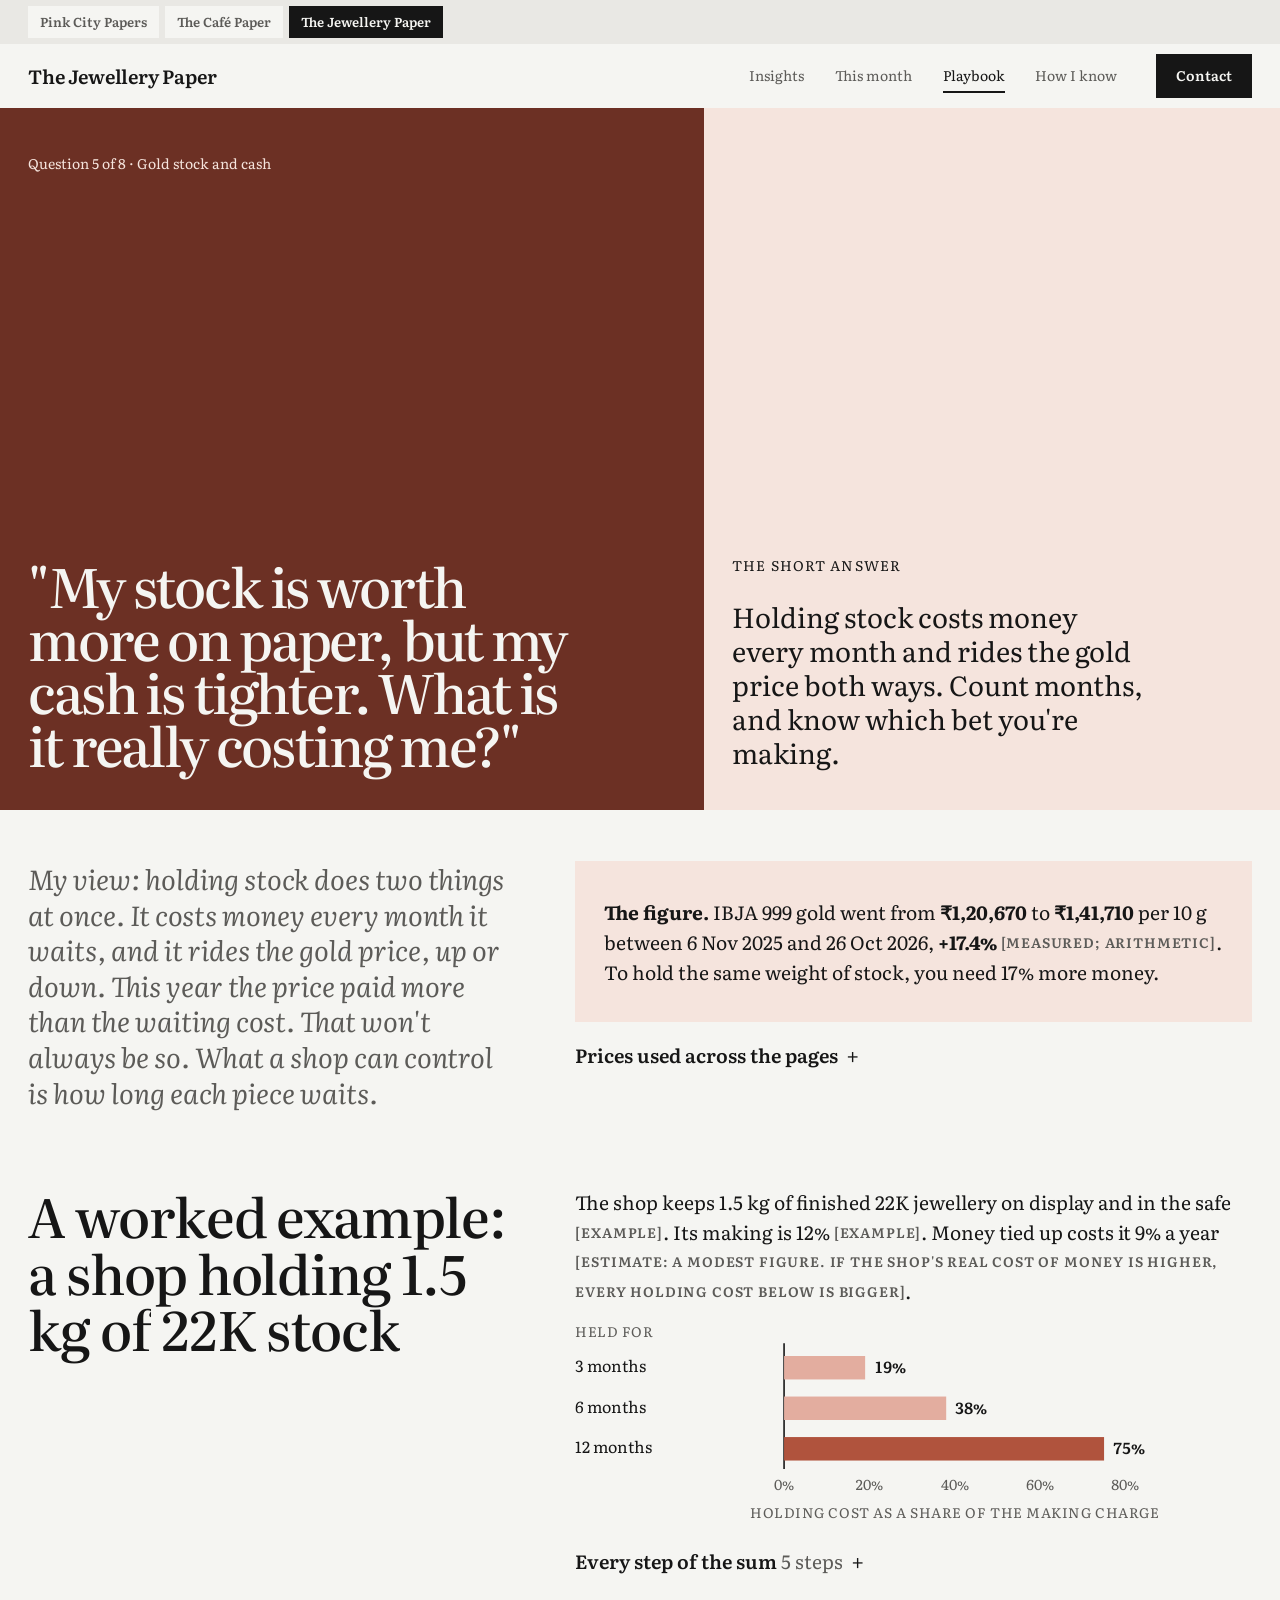
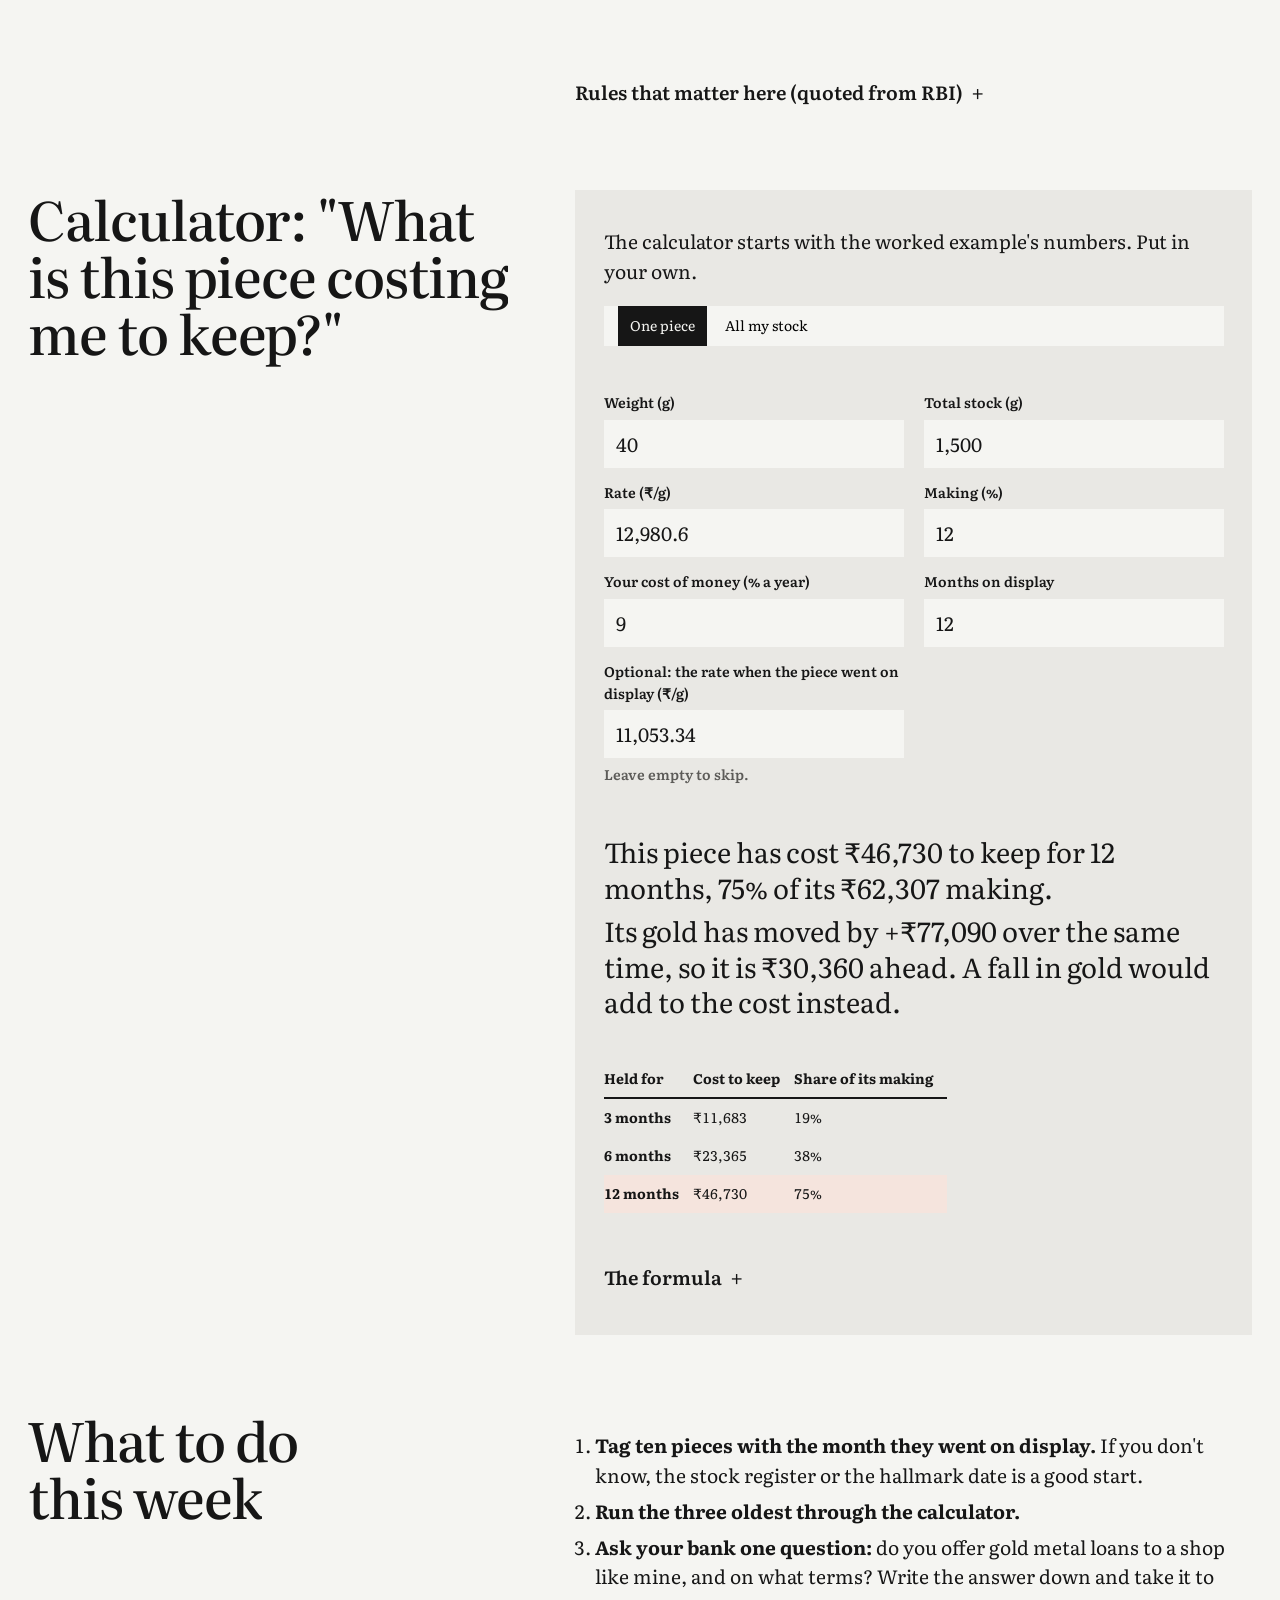
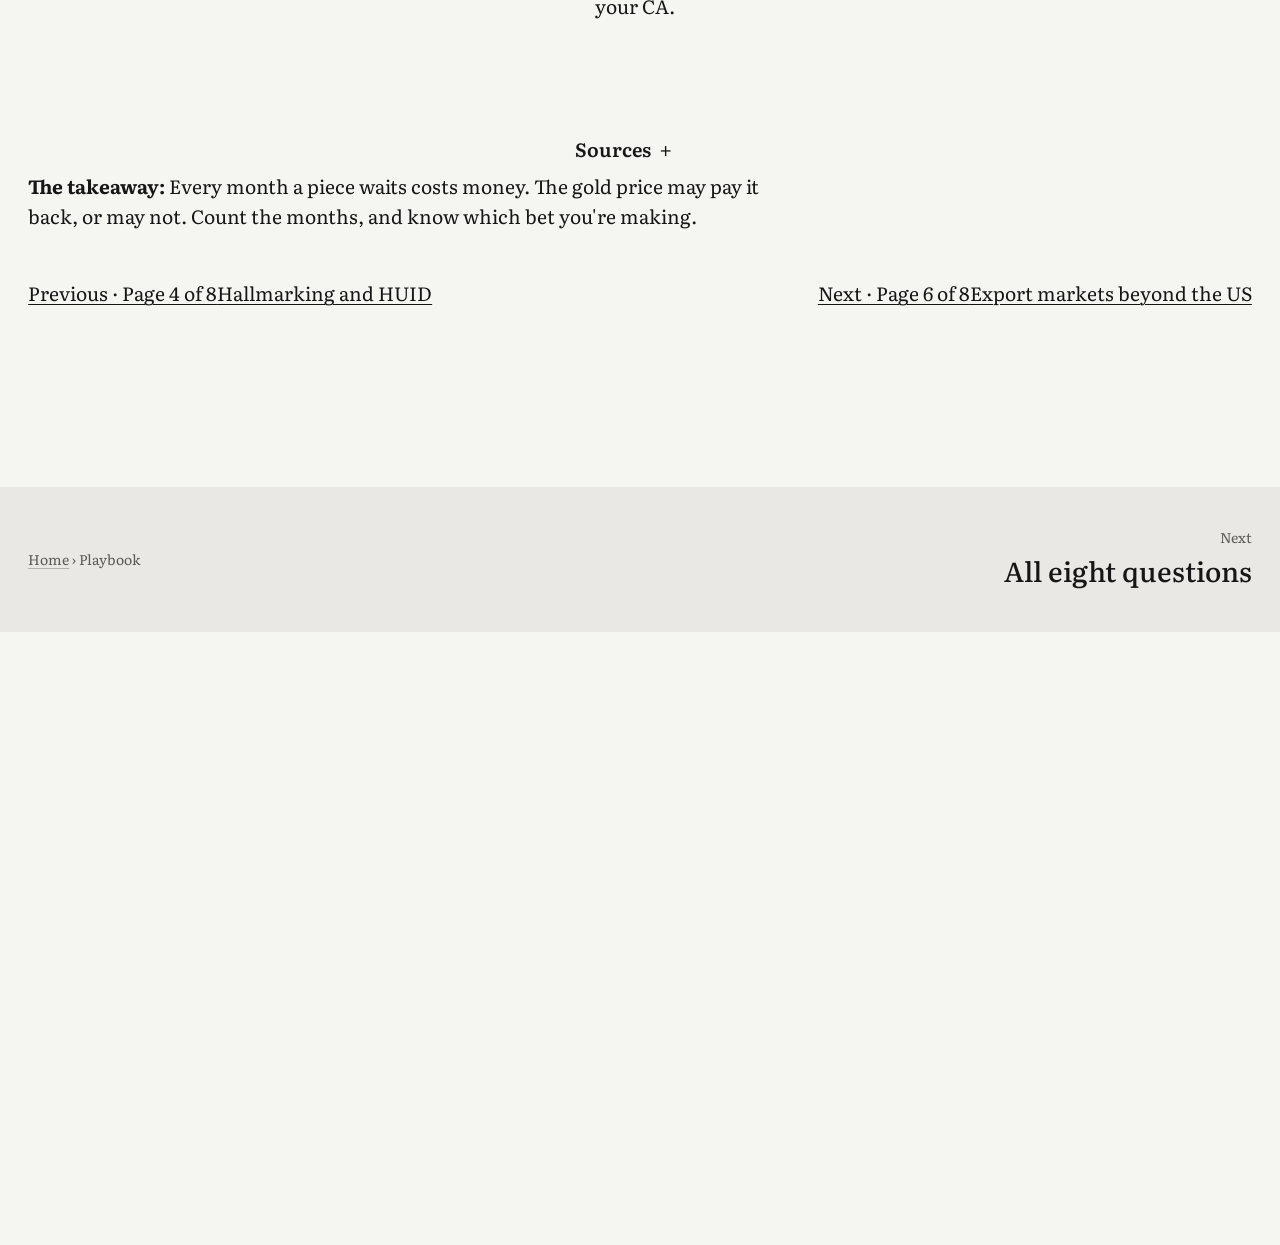
<file: playbook/gold-stock/index.html>
<!doctype html>
<html lang="en-IN" data-root="../../">
<head>
<meta charset="utf-8">
<meta name="viewport" content="width=device-width, initial-scale=1">
<title>&quot;My stock is worth more on paper, but my cash is tighter. What is it really costing me?&quot; · The Jewellery Paper</title>
<meta name="description" content="Holding stock costs money every month and rides the gold price both ways. Count months, and know which bet you&#x27;re making.">
<meta name="color-scheme" content="light">
<meta name="theme-color" content="#f5f5f2">
<link rel="icon" href="../../favicon.svg" type="image/svg+xml">
<script>(function(d){d.classList.add("js");try{if(sessionStorage.getItem("jp-seen"))d.classList.add("seen");else sessionStorage.setItem("jp-seen","1")}catch(e){d.classList.add("seen")}setTimeout(function(){if(!window.__pulse)d.classList.remove("js","motion")},3000)})(document.documentElement)</script>
<link rel="preload" href="../../fonts/literata.woff2" as="font" type="font/woff2" crossorigin>
<link rel="stylesheet" href="../../v2.css?v=85afc70849">
<link rel="stylesheet" href="../../jewel.css?v=7b4c85038b">
<script src="../../v2.js?v=d1bdc389ef" defer></script>
<script src="../../explain.js?v=a6891411c8" defer></script>
<script src="../../js/site.js" defer></script>
<script src="../../js/playbook.js" defer></script>
</head>
<body>
<div class="loader" aria-hidden="true"><p class="ld-site"><span>The Jewellery Paper</span></p><p class="ld-page"><span style="--c:0">P</span><span style="--c:1">l</span><span style="--c:2">a</span><span style="--c:3">y</span><span style="--c:4">b</span><span style="--c:5">o</span><span style="--c:6">o</span><span style="--c:7">k</span></p><i class="ld-line"></i></div><div class="leave" aria-hidden="true"></div>
<nav class="family" aria-label="Pink City Papers sites"><a href="https://sarthakkk23.github.io/pink-city-papers/"><span class="fam-l">Pink City Papers</span><span class="fam-s">Pink City Papers</span></a><a href="https://sarthakkk23.github.io/cafe-paper/"><span class="fam-l">The Café Paper</span><span class="fam-s">Cafés</span></a><a href="../../" aria-current="true"><span class="fam-l">The Jewellery Paper</span><span class="fam-s">Jewellery</span></a></nav><header class="bar"><a class="wordmark" href="../../">The Jewellery Paper</a><nav class="bar-links" aria-label="Main"><a href="../../insights/">Insights</a><a href="../../this-month/">This month</a><a href="../../playbook/" aria-current="page">Playbook</a><a href="../../how-i-know/">How I know</a></nav><details class="menu"><summary aria-label="Open the menu">Menu</summary><nav class="menu-panel" aria-label="Main"><a href="../../">Home</a><a href="../../insights/">Insights</a><a href="../../this-month/">This month</a><a href="../../playbook/" aria-current="page">Playbook</a><a href="../../how-i-know/">How I know</a><a href="../../about/">About</a></nav></details><a class="btn" href="../../about/#contact">Contact</a></header>
<main class="main-pb">
<section class="ph" aria-labelledby="ph-h">
  <div class="ph-copy">
    <p class="ph-eyebrow">Question 5 of 8 · Gold stock and cash</p>
    <h1 id="ph-h" class="ph-h">&quot;My stock is worth more on paper, but my cash is tighter. What is it really costing me?&quot;</h1>
  </div>
  <div class="ph-fig"><p class="ph-k">The short answer</p><p class="ph-cap">Holding stock costs money every month and rides the gold price both ways. Count months, and know which bet you&#x27;re making.</p></div>
</section><div class="jw-pb">
  <div class="pb-intro"><p class="pb-lede">My view: holding stock does two things at once. It costs money every month it waits, and it rides the gold price, up or down. This year the price paid more than the waiting cost. That won't always be so. What a shop can control is how long each piece waits.</p><div class="pb-body">
  <div class="figure-box">
    <p><strong>The figure.</strong> IBJA 999 gold went from <strong>₹1,20,670</strong> to <strong>₹1,41,710</strong> per 10 g between 6 Nov 2025 and 26 Oct 2026, <strong>+17.4%</strong> <span class="tag">[Measured; Arithmetic]</span>. To hold the same weight of stock, you need 17% more money.</p>
  </div>
  <details class="disc">
  <summary><span>Prices used across the pages</span></summary>
  <div class="disc-body">
<p>These are IBJA's published rates for 26 October 2026 (PM). IBJA says they're "without 3% GST and Making Charges" (<a href="https://ibjarates.com/" rel="noopener">ibjarates.com</a>, opened 27 Oct 2026). The calculators take today's rate as an input.</p>
<div class="tbl-wrap" tabindex="0" role="region" aria-label="Prices used across the pages">
<table class="tbl">
<thead><tr><th scope="col">Rate</th><th scope="col">Value</th><th scope="col">Label</th></tr></thead><tbody>
<tr><th scope="row">Gold 999, per 10 g</th><td data-label="Value">₹1,41,710</td><td data-label="Label">Measured (IBJA, 26 Oct 2026, PM)</td></tr>
<tr><th scope="row">Gold 916 (22K), per 10 g</th><td data-label="Value">₹1,29,806</td><td data-label="Label">Measured (IBJA, 26 Oct 2026, PM)</td></tr>
<tr><th scope="row">Gold 999, per 10 g, a year earlier</th><td data-label="Value">₹1,20,670</td><td data-label="Label">Measured (IBJA 30-day PDF, 6 Nov 2025, PM; the nearest IBJA date I could read)</td></tr>
<tr><th scope="row">Gold 916, per 10 g, a year earlier</th><td data-label="Value">₹1,10,533</td><td data-label="Label">Estimate (sourced, derived): ₹1,20,670 × today's 916/999 spread (1,29,806 ÷ 1,41,710 = 0.915997); no deliberate lean</td></tr>
<tr><th scope="row">Gold 750 (18K), per 10 g</th><td data-label="Value">₹1,06,389</td><td data-label="Label">Estimate (sourced, derived): ₹1,41,710 × 750 ÷ 999 (IBJA's own 750 rate wasn't captured). Since IBJA's real 916 sits slightly below the pure purity ratio, this probably flatters 18K's price a touch upwards, which works against the page's '18K saves money' point</td></tr>
<tr><th scope="row">Silver 999, per kg</th><td data-label="Value">₹1,94,479</td><td data-label="Label">Measured (IBJA, 26 Oct 2026, PM)</td></tr>
</tbody></table></div>
  </div>
</details>
  </div></div><section class="pb-section" aria-labelledby="a-worked-example-a-shop-holding-1-5-kg-o">
  <h2 id="a-worked-example-a-shop-holding-1-5-kg-o">A worked example: a shop holding 1.5 kg of 22K stock</h2><div class="pb-body">
  <p>The shop keeps 1.5 kg of finished 22K jewellery on display and in the safe <span class="tag">[Example]</span>. Its making is 12% <span class="tag">[Example]</span>. Money tied up costs it 9% a year <span class="tag">[Estimate: a modest figure. If the shop's real cost of money is higher, every holding cost below is bigger]</span>.</p>
  <figure class="fd-chart jw-pbchart reveal"><svg class="chart" viewBox="0 0 600 192" role="img" aria-label="Holding cost as a share of the making charge" preserveAspectRatio="xMidYMid meet"><text x="0" y="12" text-anchor="start" class="c-ax">Held for</text><line x1="196.0" y1="18" x2="196.0" y2="136" class="c-grid c-zero"/><text x="196.0" y="156" text-anchor="middle" class="c-tick">0%</text><line x1="276.0" y1="18" x2="276.0" y2="136" class="c-grid"/><text x="276.0" y="156" text-anchor="middle" class="c-tick">20%</text><line x1="356.0" y1="18" x2="356.0" y2="136" class="c-grid"/><text x="356.0" y="156" text-anchor="middle" class="c-tick">40%</text><line x1="436.0" y1="18" x2="436.0" y2="136" class="c-grid"/><text x="436.0" y="156" text-anchor="middle" class="c-tick">60%</text><line x1="516.0" y1="18" x2="516.0" y2="136" class="c-grid"/><text x="516.0" y="156" text-anchor="middle" class="c-tick">80%</text><text x="0" y="45" class="c-cat">3 months</text><rect class="grow" x="196.0" y="30" width="76.0" height="22" fill="var(--pink)"/><text x="280.0" y="46" text-anchor="start" class="c-strong">19%</text><text x="0" y="83" class="c-cat">6 months</text><rect class="grow" x="196.0" y="68" width="152.0" height="22" fill="var(--pink)"/><text x="356.0" y="84" text-anchor="start" class="c-strong">38%</text><text x="0" y="121" class="c-cat">12 months</text><rect class="grow" x="196.0" y="106" width="300.0" height="22" fill="var(--red)"/><text x="504.0" y="122" text-anchor="start" class="c-strong">75%</text><text x="356.0" y="182" text-anchor="middle" class="c-ax">Holding cost as a share of the making charge</text></svg><svg class="chart chart-narrow" viewBox="0 0 400 246" role="img" aria-label="Holding cost as a share of the making charge" preserveAspectRatio="xMidYMid meet"><text x="0" y="12" text-anchor="start" class="c-ax">Held for</text><line x1="0.0" y1="18" x2="0.0" y2="190" class="c-grid c-zero"/><text x="0.0" y="210" text-anchor="middle" class="c-tick">0%</text><line x1="81.0" y1="18" x2="81.0" y2="190" class="c-grid"/><text x="81.0" y="210" text-anchor="middle" class="c-tick">20%</text><line x1="162.0" y1="18" x2="162.0" y2="190" class="c-grid"/><text x="162.0" y="210" text-anchor="middle" class="c-tick">40%</text><line x1="243.0" y1="18" x2="243.0" y2="190" class="c-grid"/><text x="243.0" y="210" text-anchor="middle" class="c-tick">60%</text><line x1="324.0" y1="18" x2="324.0" y2="190" class="c-grid"/><text x="324.0" y="210" text-anchor="middle" class="c-tick">80%</text><text x="0" y="40" class="c-cat">3 months</text><rect class="grow" x="0.0" y="48" width="77.0" height="22" fill="var(--pink)"/><text x="85.0" y="64" text-anchor="start" class="c-strong">19%</text><text x="0" y="96" class="c-cat">6 months</text><rect class="grow" x="0.0" y="104" width="153.9" height="22" fill="var(--pink)"/><text x="161.9" y="120" text-anchor="start" class="c-strong">38%</text><text x="0" y="152" class="c-cat">12 months</text><rect class="grow" x="0.0" y="160" width="303.8" height="22" fill="var(--red)"/><text x="311.8" y="176" text-anchor="start" class="c-strong">75%</text><text x="162.0" y="236" text-anchor="middle" class="c-ax">Holding cost as a share of the making charge</text></svg></figure><details class="disc">
  <summary><span>Every step of the sum <span class="disc-hint">5 steps</span></span></summary>
  <div class="disc-body">
<h3 class="step-h">01 · Arithmetic. Same gold, more money.</h3>
<ul><li>A year ago: 1,500 g × ₹11,053.34 (unrounded) = <strong>₹1,65,80,010</strong> (about ₹1.66 crore).</li><li>Now: 1,500 g × ₹12,980.6 = <strong>₹1,94,70,900</strong> (about ₹1.95 crore).</li><li>Extra money tied up in the same 1.5 kg: <strong>₹28,90,890</strong>.</li></ul>
<h3 class="step-h">02 · Arithmetic. What holding it costs.</h3>
<ul><li>₹1,94,70,900 × 9% = <strong>₹17,52,381 a year</strong>, or about ₹1.46 lakh a month.</li><li>That's the cost of money only, before insurance or security.</li></ul>
<h3 class="step-h">03 · Arithmetic. One slow design.</h3>
<ul><li>A 40 g bridal set is worth ₹5,19,224 in gold, and its making at 12% is ₹62,307.</li><li>Held 3 months, it costs ₹11,683 in interest: <strong>19%</strong> of its making.</li><li>Held 6 months: 38%. Held 12 months: <strong>₹46,730, or 75% of its making</strong>.</li></ul>
<h3 class="step-h">04 · Arithmetic. The other side: the gold itself moved.</h3>
<ul><li>Over the same year, the 1.5 kg rose <strong>₹28,90,890</strong> in value (step 01). That's more than the ₹17,52,381 it cost to hold (step 02). In this year, the gold paid for the waiting.</li><li>The 40 g set, held 12 months: its gold went from ₹4,42,134 to ₹5,19,224, a gain of <strong>₹77,090</strong>, against ₹46,730 of holding cost.</li><li>It works the other way too. Had gold fallen by the same ₹77,090, the set would have cost ₹1,23,820 to keep for the year (₹46,730 + ₹77,090), about <strong>twice its making</strong> <span class="tag">[Arithmetic]</span>.</li><li>Prices do fall. In October 2026 (to the 26th), silver's average was <strong>25% below</strong> its January peak, and gold's <strong>5.7% below</strong> its May peak <span class="tag">[Measured: IBJA monthly averages]</span>.</li></ul>
<h3 class="step-h">05 · Judgement. One way to look at it.</h3>
<p>My view:</p>
<ul><li>Two things are going on, and it helps to see them apart. The holding cost (step 03) is there every month, whatever gold does. The price move (step 04) is a bet every shop holding stock is making, whether it means to or not.</li><li>Sorting stock by <em>months on display</em>, not just by weight, shows where the holding cost is building up. Past six months, a piece has used up more than a third of its making in holding cost.</li><li>For pieces that have waited a long time, melt-and-remake, exchange offers or a trade sale can cost less than waiting. That depends on what the shop expects gold to do, which nobody knows.</li><li>A gold metal loan is owed in grams, so what you owe moves with the gold price. That takes some of the price bet off stock you still hold. But if you sell a piece for rupees and repay later, a rise in gold in between raises what you owe. Ask your banker exactly how repayment is priced.</li><li>These are financing decisions, so take them with your CA and banker.</li></ul>
  </div>
</details>
</div></section><section class="pb-section" aria-labelledby="rules-that-matter-here-quoted-from-rbi">
  <h2 class="vh" id="rules-that-matter-here-quoted-from-rbi">Rules that matter here (quoted from RBI)</h2><div class="pb-body">
  <details class="disc">
  <summary><span>Rules that matter here (quoted from RBI)</span></summary>
  <div class="disc-body">
<ul><li><strong>Gold Metal Loans:</strong> under the RBI (Gold Metal Loans) Directions, 2025, effective 1 April 2026, nominated banks may lend gold to jewellers who manufacture or sell, at home or for export. Non-manufacturers "may borrow under GML only for outsourcing their manufacturing" (para 8). For non-exporters the tenor is "subject to a ceiling of 270 days" (para 17). <a href="https://www.rbi.org.in/Scripts/bs_viewcontent.aspx?Id=4720" rel="noopener">www.rbi.org.in/…/bs_viewcontent.aspx</a></li><li><strong>Gold Monetisation Scheme:</strong> the government decided to "discontinue the Medium Term and Long Term Government Deposit" components from 26 March 2025; banks "may offer Short Term Bank Deposits" (RBI/2024-25/132, 25 Mar 2025). <a href="https://www.rbi.org.in/Scripts/NotificationUser.aspx?Id=12801" rel="noopener">www.rbi.org.in/…/NotificationUser.aspx</a></li><li>Eligibility, pricing and margins are set by each bank. <strong>Ask your bank and your CA.</strong></li></ul>
  </div>
</details>
</div></section><section class="pb-section" aria-labelledby="calculator-what-is-this-piece-costing-me">
  <h2 id="calculator-what-is-this-piece-costing-me">Calculator: "What is this piece costing me to keep?"</h2><div class="pb-body">
  <div class="calc" data-calc="gold-stock">
    <p class="calc-intro">The calculator starts with the worked example's numbers. Put in your own.</p>
    
<div class="seg" role="group" aria-label="What to cost">
  <button type="button" data-mode-btn="piece" aria-pressed="true">One piece</button>
  <button type="button" data-mode-btn="stock" aria-pressed="false">All my stock</button>
</div>
<div class="fields">
  <div class="field " data-mode="piece">
  <label for="c5-w">Weight (g)</label>
  <input type="text" inputmode="decimal" autocomplete="off" spellcheck="false" id="c5-w" data-in="w" value="40">
  
</div>
  <div class="field " data-mode="stock">
  <label for="c5-grams">Total stock (g)</label>
  <input type="text" inputmode="decimal" autocomplete="off" spellcheck="false" id="c5-grams" data-in="grams" value="1,500">
  
</div>
  <div class="field ">
  <label for="c5-r">Rate (₹/g)</label>
  <input type="text" inputmode="decimal" autocomplete="off" spellcheck="false" id="c5-r" data-in="r" value="12,980.6">
  
</div>
  <div class="field " data-mode="piece">
  <label for="c5-m">Making (%)</label>
  <input type="text" inputmode="decimal" autocomplete="off" spellcheck="false" id="c5-m" data-in="m" value="12">
  
</div>
  <div class="field ">
  <label for="c5-i">Your cost of money (% a year)</label>
  <input type="text" inputmode="decimal" autocomplete="off" spellcheck="false" id="c5-i" data-in="i" value="9">
  
</div>
  <div class="field " data-mode="piece">
  <label for="c5-months">Months on display</label>
  <input type="text" inputmode="decimal" autocomplete="off" spellcheck="false" id="c5-months" data-in="months" value="12">
  
</div>
  <div class="field " data-mode="piece">
  <label for="c5-rt">Optional: the rate when the piece went on display (₹/g)</label>
  <input type="text" inputmode="decimal" autocomplete="off" spellcheck="false" id="c5-rt" data-in="rt" value="11,053.34" aria-describedby="c5-rt-hint">
  <span class="hint" id="c5-rt-hint">Leave empty to skip.</span>
</div>
</div>
<p class="out is-quiet calc-nojs">The calculator needs JavaScript. With the example's numbers it gives:</p>
<div class="outs" aria-live="polite">
  <p class="out" data-out="keep" data-mode="piece">This piece has cost ₹46,730 to keep for 12 months, 75% of its ₹62,307 making.</p>
  <p class="out" data-out="move" data-mode="piece">Its gold has moved by +₹77,090 over the same time, so it is ₹30,360 ahead. A fall in gold would add to the cost instead.</p>
  <p class="out" data-out="stock" data-mode="stock" hidden>Holding 1,500 g costs ₹17,52,381 a year, about ₹1.46 lakh a month. That's the cost of money only, before insurance or security.</p>
</div>
<div data-out="table" data-mode="piece"></div>

    <details class="disc formula">
  <summary><span>The formula</span></summary>
  <div class="disc-body">
<ul><li>value = w × r</li><li>carry = value × i × months ÷ 12</li><li>making_value = m × value</li><li>share = carry ÷ making_value</li><li>If the old rate is given: gold_move = w × (r − r_then); net = gold_move − carry</li></ul>
  </div>
</details>
  </div>
</div></section><section class="pb-section" aria-labelledby="what-to-do-this-week">
  <h2 id="what-to-do-this-week">What to do this week</h2><div class="pb-body">
  <ol><li><strong>Tag ten pieces with the month they went on display.</strong> If you don't know, the stock register or the hallmark date is a good start.</li><li><strong>Run the three oldest through the calculator.</strong></li><li><strong>Ask your bank one question:</strong> do you offer gold metal loans to a shop like mine, and on what terms? Write the answer down and take it to your CA.</li></ol>
</div></section><section class="pb-section" aria-labelledby="sources">
  <h2 class="vh" id="sources">Sources</h2><div class="pb-body">
  <details class="disc">
  <summary><span>Sources</span></summary>
  <div class="disc-body">
<ul><li>IBJA rates (as page 1); monthly averages and peaks from IBJA daily rates (our copy: <code>data/clean/demand-calendar/prices_monthly.csv</code>)</li><li>RBI Gold Metal Loans Directions 2025 and RBI/2024-25/132 (links above; both opened)</li></ul>
  </div>
</details>
</div></section>
  <div class="takeaway"><p><strong>The takeaway:</strong> Every month a piece waits costs money. The gold price may pay it back, or may not. Count the months, and know which bet you're making.</p></div>
  <nav class="pager" aria-label="Playbook pages"><a class="prev" href="../hallmarking/"><span class="dir">Previous · Page 4 of 8</span>Hallmarking and HUID</a><a class="next" href="../export-markets/"><span class="dir">Next · Page 6 of 8</span>Export markets beyond the US</a></nav>
</div>
<nav class="trail" aria-label="Next page"><p class="tr-where"><a href="../../">Home</a> › <span>Playbook</span></p><a class="tr-next" href="../../playbook/"><span>Next</span>All eight questions</a></nav>
</main>
<footer class="foot">
  <a class="foot-name" href="../../">The Jewellery Paper</a>
  <div class="ft-cols"><div><p class="ft-h">Explore</p><a href="../../insights/">Insights</a><a href="../../this-month/">This month</a><a href="../../playbook/">Playbook</a></div><div><p class="ft-h">Learn</p><a href="../../how-i-know/">How I know</a><a href="../../about/">About</a><a href="../../figures.json">Download the figures</a></div><div><p class="ft-h">Also from Pink City Papers</p><a href="https://sarthakkk23.github.io/pink-city-papers/">Pink City Papers</a><a href="https://sarthakkk23.github.io/cafe-paper/">The Café Paper</a><a href="&#109;&#97;&#105;&#108;&#116;&#111;&#58;&#115;&#97;&#114;&#116;&#104;&#97;&#107;&#111;&#98;&#101;&#114;&#111;&#105;&#49;&#50;&#64;&#103;&#109;&#97;&#105;&#108;&#46;&#99;&#111;&#109;&#63;&#115;&#117;&#98;&#106;&#101;&#99;&#116;&#61;&#84;&#104;&#101;&#32;&#74;&#101;&#119;&#101;&#108;&#108;&#101;&#114;&#121;&#32;&#80;&#97;&#112;&#101;&#114;">Email</a><a href="https://www.linkedin.com/in/sarthak-oberoi-analyst/">LinkedIn</a></div></div>
  <p>Photographs on Unsplash by <a href="https://unsplash.com/photos/cFSYBkneAp0" rel="noopener" target="_blank">Johan Mouchet</a>; <a href="https://unsplash.com/photos/jYVvmAi4u8c" rel="noopener" target="_blank">Sabrianna</a>; <a href="https://unsplash.com/photos/6WTcS_rECpA" rel="noopener" target="_blank">Laura Lezman</a>. Typeface: Literata (SIL Open Font Licence). Independent research: nothing here is for sale, and no business pays to appear.</p>
  <p>Figures as of 11 November 2026 · monthly figures from November 2026</p>
</footer>
</body>
</html>
</file>
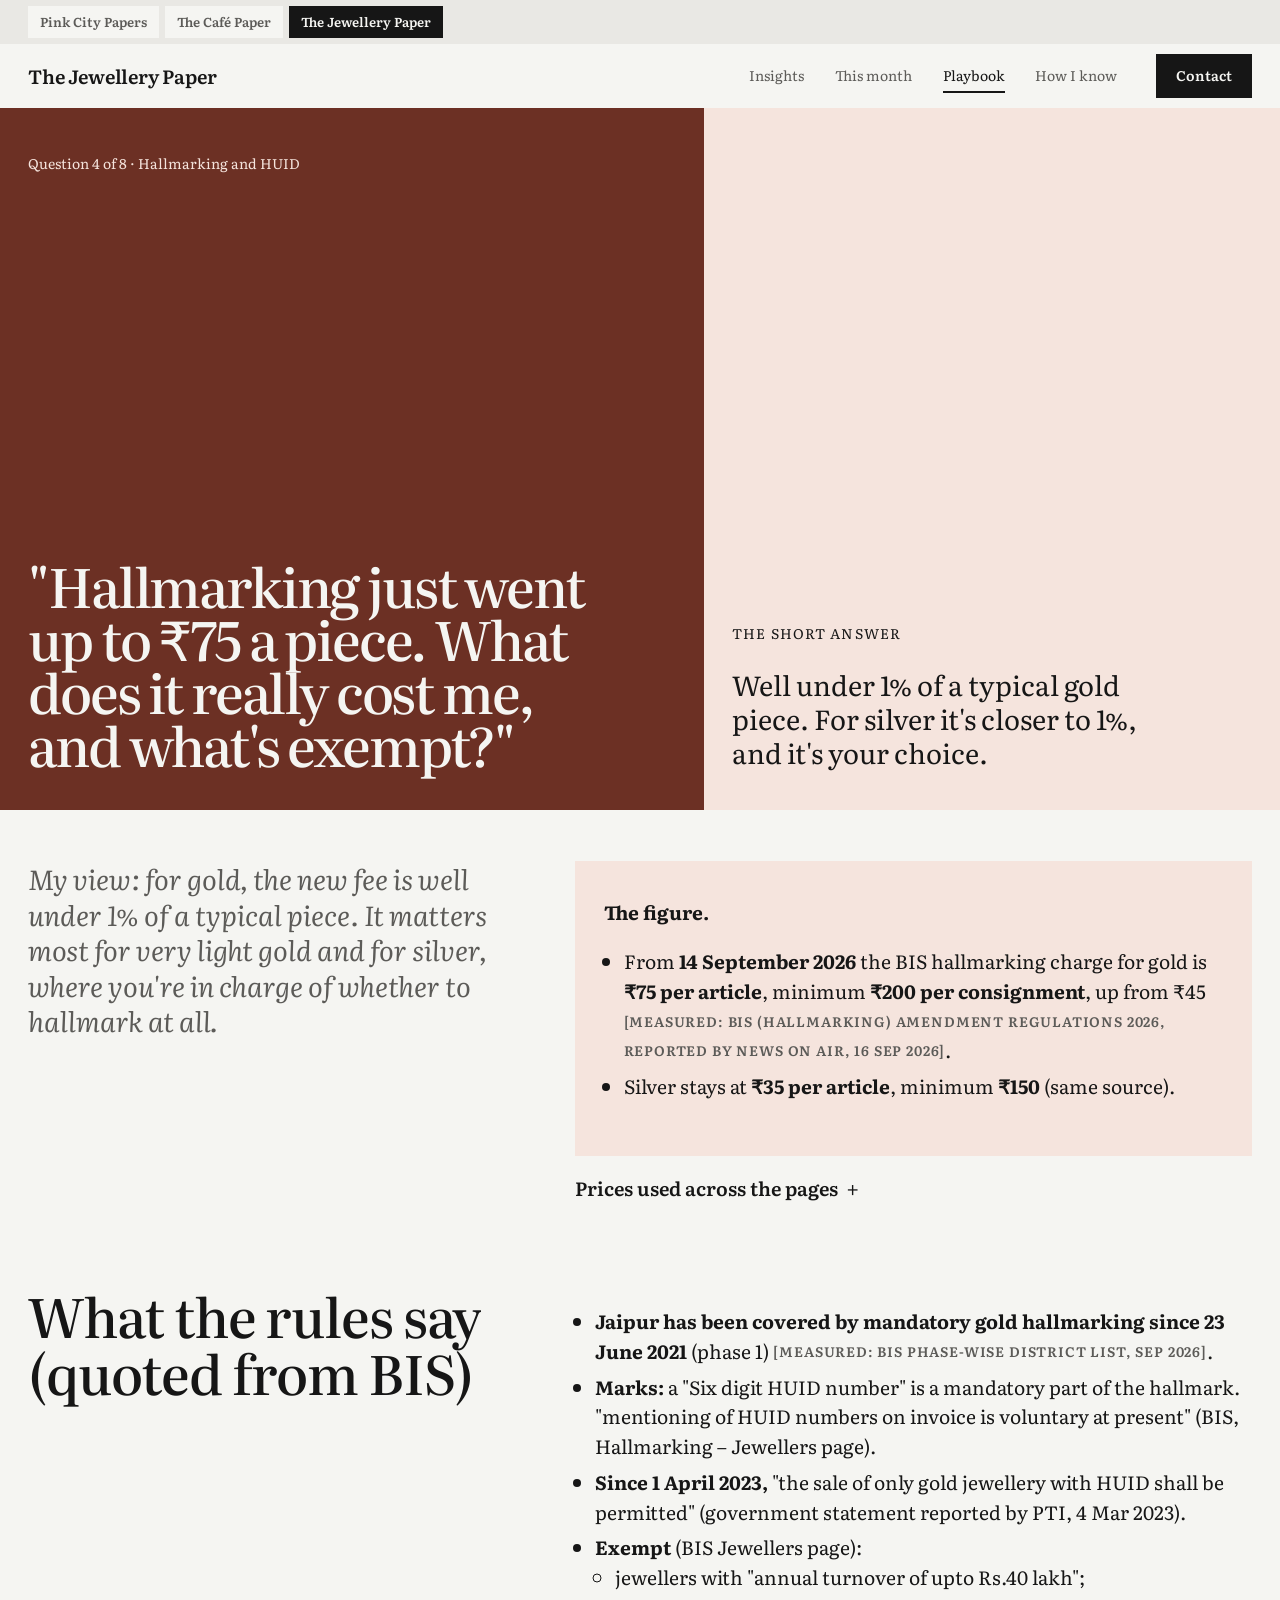
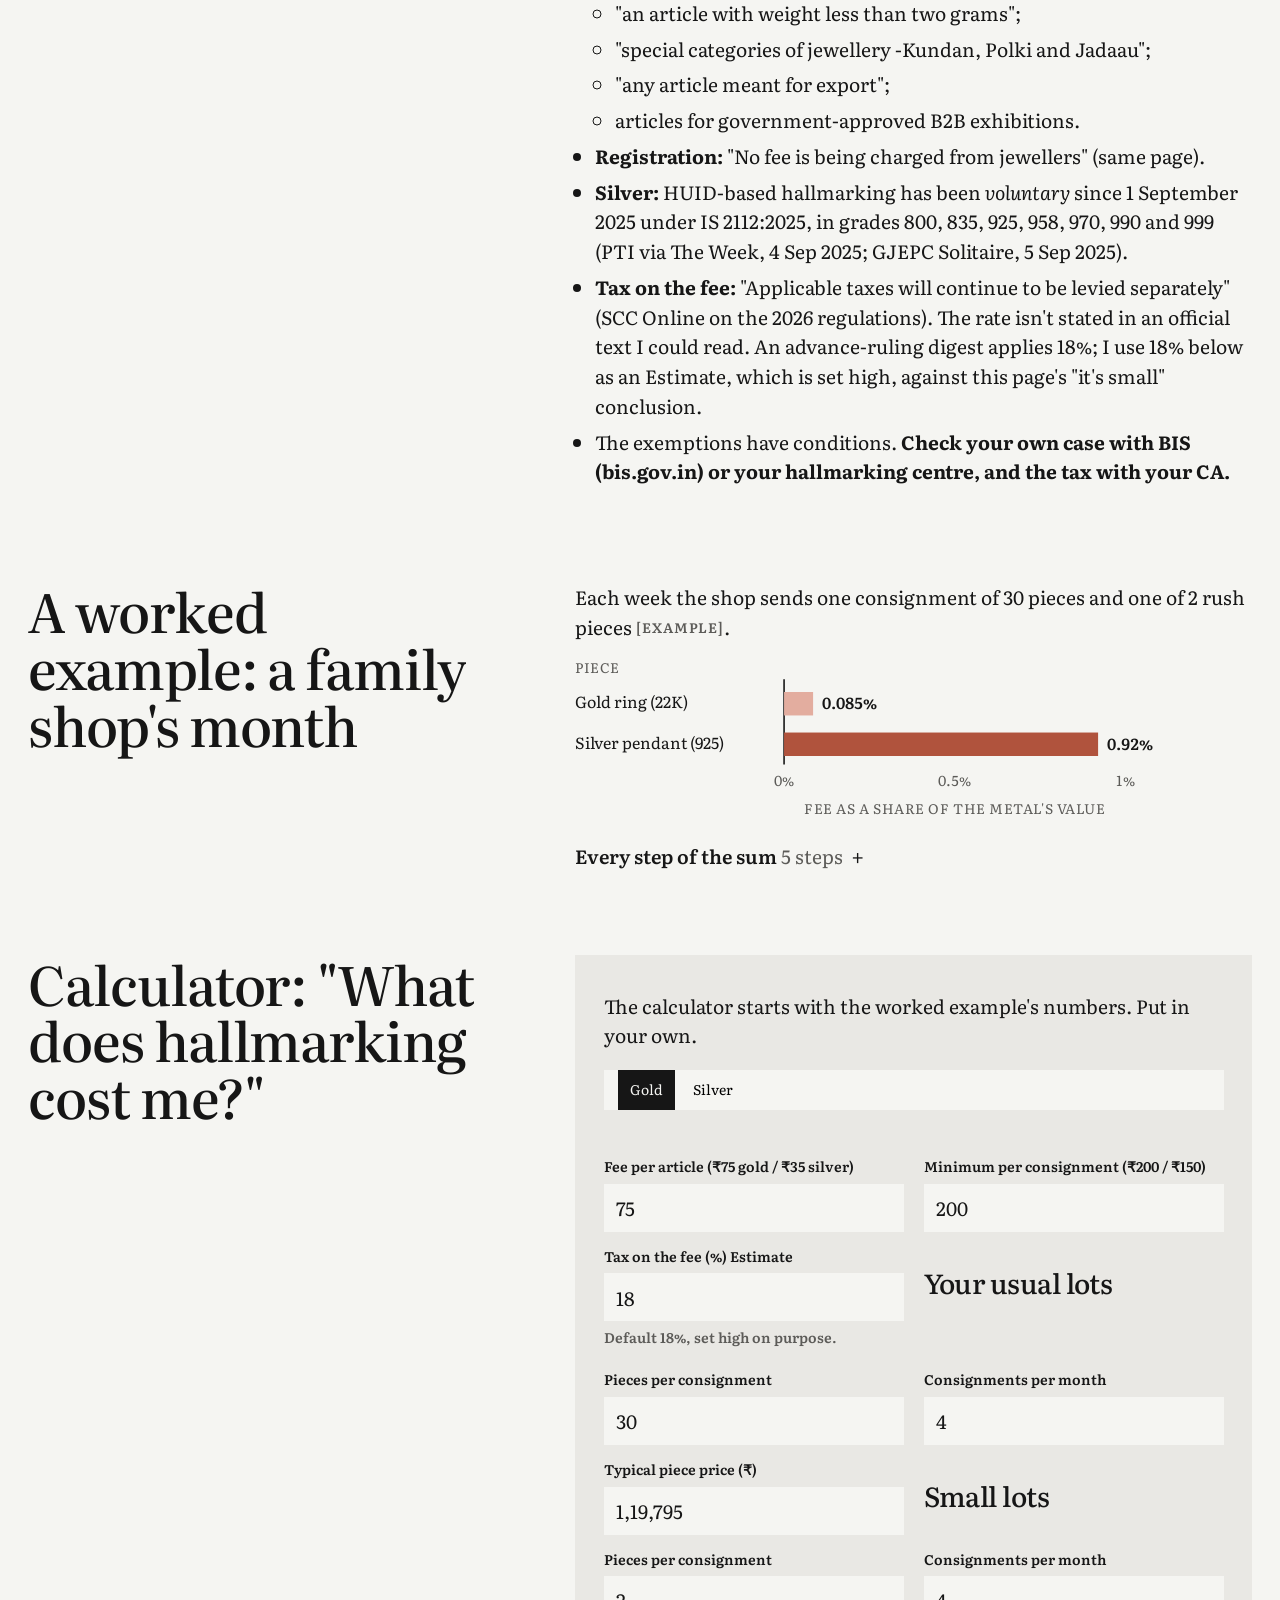
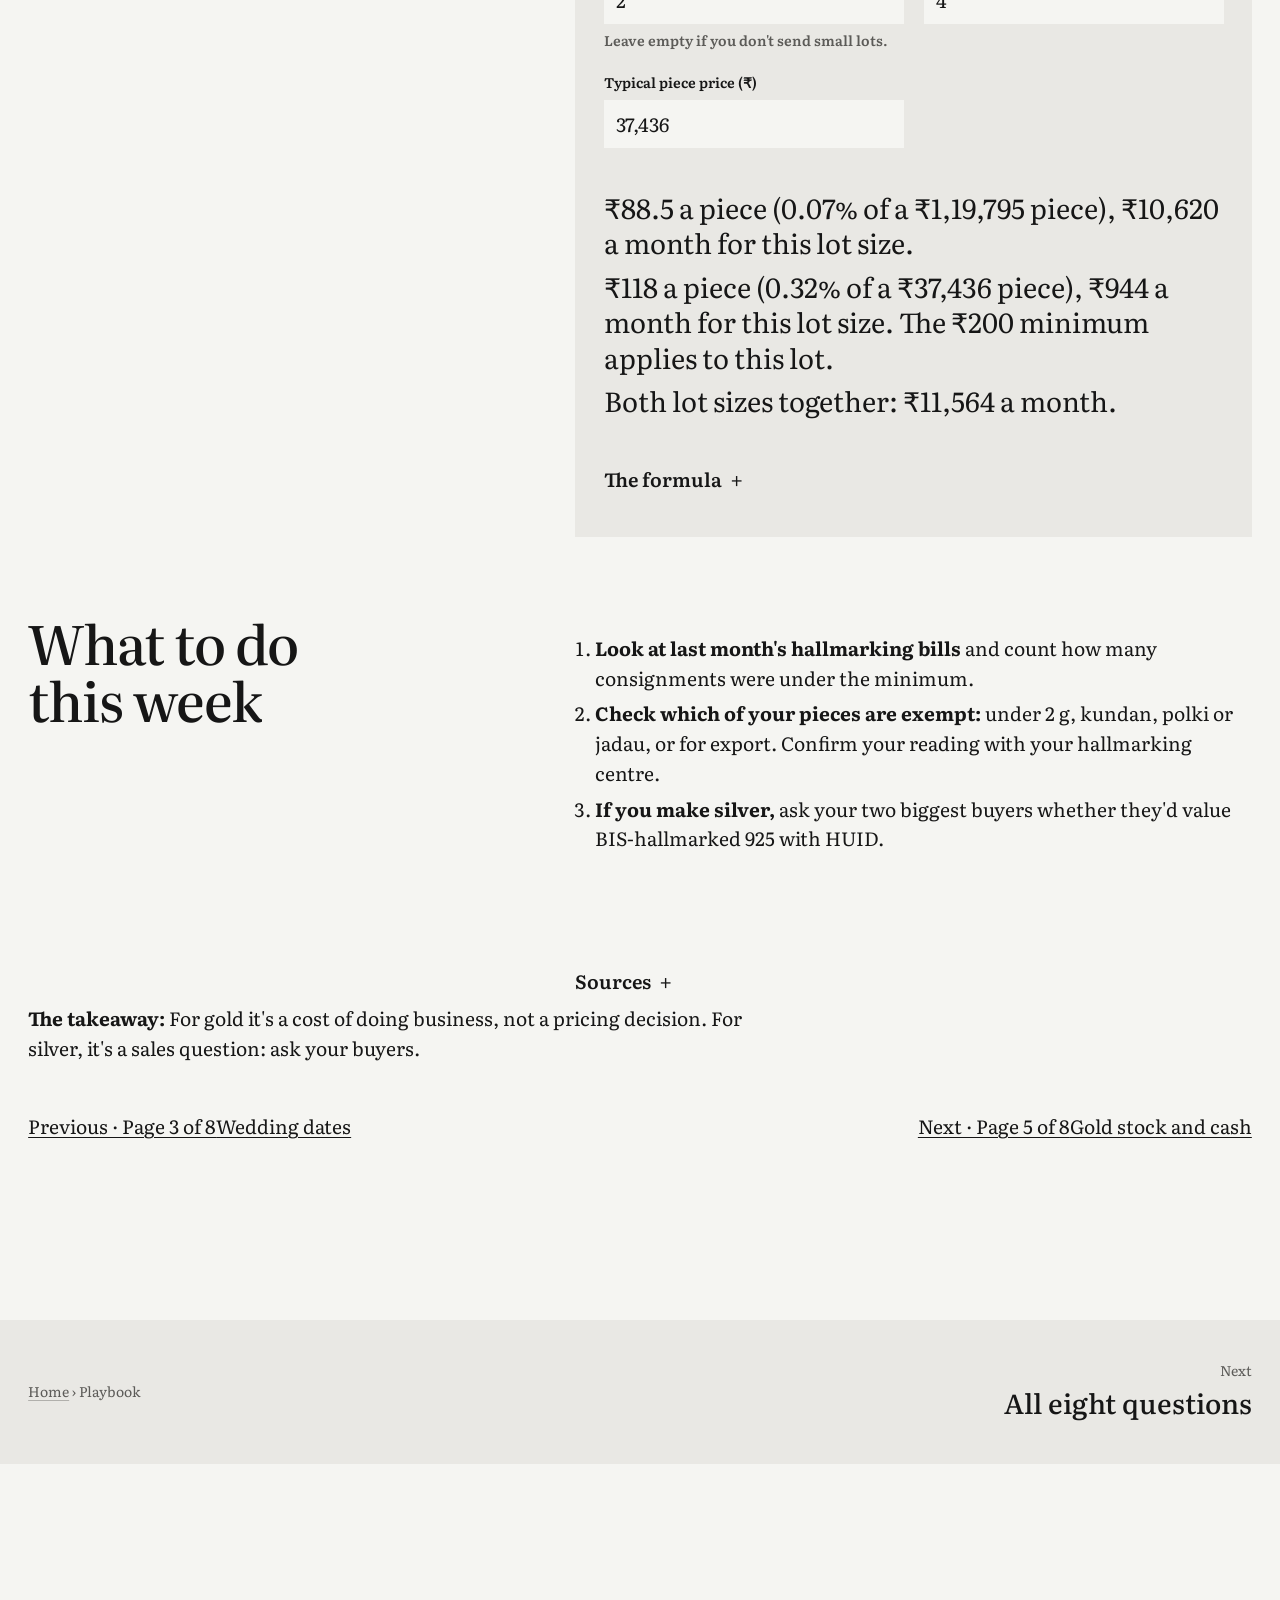
<file: playbook/hallmarking/index.html>
<!doctype html>
<html lang="en-IN" data-root="../../">
<head>
<meta charset="utf-8">
<meta name="viewport" content="width=device-width, initial-scale=1">
<title>&quot;Hallmarking just went up to ₹75 a piece. What does it really cost me, and what&#x27;s exempt?&quot; · The Jewellery Paper</title>
<meta name="description" content="Well under 1% of a typical gold piece. For silver it&#x27;s closer to 1%, and it&#x27;s your choice.">
<meta name="color-scheme" content="light">
<meta name="theme-color" content="#f5f5f2">
<link rel="icon" href="../../favicon.svg" type="image/svg+xml">
<script>(function(d){d.classList.add("js");try{if(sessionStorage.getItem("jp-seen"))d.classList.add("seen");else sessionStorage.setItem("jp-seen","1")}catch(e){d.classList.add("seen")}setTimeout(function(){if(!window.__pulse)d.classList.remove("js","motion")},3000)})(document.documentElement)</script>
<link rel="preload" href="../../fonts/literata.woff2" as="font" type="font/woff2" crossorigin>
<link rel="stylesheet" href="../../v2.css?v=85afc70849">
<link rel="stylesheet" href="../../jewel.css?v=7b4c85038b">
<script src="../../v2.js?v=d1bdc389ef" defer></script>
<script src="../../explain.js?v=a6891411c8" defer></script>
<script src="../../js/site.js" defer></script>
<script src="../../js/playbook.js" defer></script>
</head>
<body>
<div class="loader" aria-hidden="true"><p class="ld-site"><span>The Jewellery Paper</span></p><p class="ld-page"><span style="--c:0">P</span><span style="--c:1">l</span><span style="--c:2">a</span><span style="--c:3">y</span><span style="--c:4">b</span><span style="--c:5">o</span><span style="--c:6">o</span><span style="--c:7">k</span></p><i class="ld-line"></i></div><div class="leave" aria-hidden="true"></div>
<nav class="family" aria-label="Pink City Papers sites"><a href="https://sarthakkk23.github.io/pink-city-papers/"><span class="fam-l">Pink City Papers</span><span class="fam-s">Pink City Papers</span></a><a href="https://sarthakkk23.github.io/cafe-paper/"><span class="fam-l">The Café Paper</span><span class="fam-s">Cafés</span></a><a href="../../" aria-current="true"><span class="fam-l">The Jewellery Paper</span><span class="fam-s">Jewellery</span></a></nav><header class="bar"><a class="wordmark" href="../../">The Jewellery Paper</a><nav class="bar-links" aria-label="Main"><a href="../../insights/">Insights</a><a href="../../this-month/">This month</a><a href="../../playbook/" aria-current="page">Playbook</a><a href="../../how-i-know/">How I know</a></nav><details class="menu"><summary aria-label="Open the menu">Menu</summary><nav class="menu-panel" aria-label="Main"><a href="../../">Home</a><a href="../../insights/">Insights</a><a href="../../this-month/">This month</a><a href="../../playbook/" aria-current="page">Playbook</a><a href="../../how-i-know/">How I know</a><a href="../../about/">About</a></nav></details><a class="btn" href="../../about/#contact">Contact</a></header>
<main class="main-pb">
<section class="ph" aria-labelledby="ph-h">
  <div class="ph-copy">
    <p class="ph-eyebrow">Question 4 of 8 · Hallmarking and HUID</p>
    <h1 id="ph-h" class="ph-h">&quot;Hallmarking just went up to ₹75 a piece. What does it really cost me, and what&#x27;s exempt?&quot;</h1>
  </div>
  <div class="ph-fig"><p class="ph-k">The short answer</p><p class="ph-cap">Well under 1% of a typical gold piece. For silver it&#x27;s closer to 1%, and it&#x27;s your choice.</p></div>
</section><div class="jw-pb">
  <div class="pb-intro"><p class="pb-lede">My view: for gold, the new fee is well under 1% of a typical piece. It matters most for very light gold and for silver, where you're in charge of whether to hallmark at all.</p><div class="pb-body">
  <div class="figure-box">
    <p><strong>The figure.</strong></p>
<ul><li>From <strong>14 September 2026</strong> the BIS hallmarking charge for gold is <strong>₹75 per article</strong>, minimum <strong>₹200 per consignment</strong>, up from ₹45 <span class="tag">[Measured: BIS (Hallmarking) Amendment Regulations 2026, reported by News on AIR, 16 Sep 2026]</span>.</li><li>Silver stays at <strong>₹35 per article</strong>, minimum <strong>₹150</strong> (same source).</li></ul>
  </div>
  <details class="disc">
  <summary><span>Prices used across the pages</span></summary>
  <div class="disc-body">
<p>These are IBJA's published rates for 26 October 2026 (PM). IBJA says they're "without 3% GST and Making Charges" (<a href="https://ibjarates.com/" rel="noopener">ibjarates.com</a>, opened 27 Oct 2026). The calculators take today's rate as an input.</p>
<div class="tbl-wrap" tabindex="0" role="region" aria-label="Prices used across the pages">
<table class="tbl">
<thead><tr><th scope="col">Rate</th><th scope="col">Value</th><th scope="col">Label</th></tr></thead><tbody>
<tr><th scope="row">Gold 999, per 10 g</th><td data-label="Value">₹1,41,710</td><td data-label="Label">Measured (IBJA, 26 Oct 2026, PM)</td></tr>
<tr><th scope="row">Gold 916 (22K), per 10 g</th><td data-label="Value">₹1,29,806</td><td data-label="Label">Measured (IBJA, 26 Oct 2026, PM)</td></tr>
<tr><th scope="row">Gold 999, per 10 g, a year earlier</th><td data-label="Value">₹1,20,670</td><td data-label="Label">Measured (IBJA 30-day PDF, 6 Nov 2025, PM; the nearest IBJA date I could read)</td></tr>
<tr><th scope="row">Gold 916, per 10 g, a year earlier</th><td data-label="Value">₹1,10,533</td><td data-label="Label">Estimate (sourced, derived): ₹1,20,670 × today's 916/999 spread (1,29,806 ÷ 1,41,710 = 0.915997); no deliberate lean</td></tr>
<tr><th scope="row">Gold 750 (18K), per 10 g</th><td data-label="Value">₹1,06,389</td><td data-label="Label">Estimate (sourced, derived): ₹1,41,710 × 750 ÷ 999 (IBJA's own 750 rate wasn't captured). Since IBJA's real 916 sits slightly below the pure purity ratio, this probably flatters 18K's price a touch upwards, which works against the page's '18K saves money' point</td></tr>
<tr><th scope="row">Silver 999, per kg</th><td data-label="Value">₹1,94,479</td><td data-label="Label">Measured (IBJA, 26 Oct 2026, PM)</td></tr>
</tbody></table></div>
  </div>
</details>
  </div></div><section class="pb-section" aria-labelledby="what-the-rules-say-quoted-from-bis">
  <h2 id="what-the-rules-say-quoted-from-bis">What the rules say (quoted from BIS)</h2><div class="pb-body">
  <ul><li><strong>Jaipur has been covered by mandatory gold hallmarking since 23 June 2021</strong> (phase 1) <span class="tag">[Measured: BIS phase-wise district list, Sep 2026]</span>.</li><li><strong>Marks:</strong> a "Six digit HUID number" is a mandatory part of the hallmark. "mentioning of HUID numbers on invoice is voluntary at present" (BIS, Hallmarking – Jewellers page).</li><li><strong>Since 1 April 2023,</strong> "the sale of only gold jewellery with HUID shall be permitted" (government statement reported by PTI, 4 Mar 2023).</li><li><strong>Exempt</strong> (BIS Jewellers page):<ul><li>jewellers with "annual turnover of upto Rs.40 lakh";</li><li>"an article with weight less than two grams";</li><li>"special categories of jewellery -Kundan, Polki and Jadaau";</li><li>"any article meant for export";</li><li>articles for government-approved B2B exhibitions.</li></ul></li><li><strong>Registration:</strong> "No fee is being charged from jewellers" (same page).</li><li><strong>Silver:</strong> HUID-based hallmarking has been <em>voluntary</em> since 1 September 2025 under IS 2112:2025, in grades 800, 835, 925, 958, 970, 990 and 999 (PTI via The Week, 4 Sep 2025; GJEPC Solitaire, 5 Sep 2025).</li><li><strong>Tax on the fee:</strong> "Applicable taxes will continue to be levied separately" (SCC Online on the 2026 regulations). The rate isn't stated in an official text I could read. An advance-ruling digest applies 18%; I use 18% below as an Estimate, which is set high, against this page's "it's small" conclusion.</li><li>The exemptions have conditions. <strong>Check your own case with BIS (bis.gov.in) or your hallmarking centre, and the tax with your CA.</strong></li></ul>
</div></section><section class="pb-section" aria-labelledby="a-worked-example-a-family-shop-s-month">
  <h2 id="a-worked-example-a-family-shop-s-month">A worked example: a family shop's month</h2><div class="pb-body">
  <p>Each week the shop sends one consignment of 30 pieces and one of 2 rush pieces <span class="tag">[Example]</span>.</p>
  <figure class="fd-chart jw-pbchart reveal"><svg class="chart" viewBox="0 0 600 154" role="img" aria-label="Hallmarking fee as a share of the metal&#x27;s value" preserveAspectRatio="xMidYMid meet"><text x="0" y="12" text-anchor="start" class="c-ax">Piece</text><line x1="196.0" y1="18" x2="196.0" y2="98" class="c-grid c-zero"/><text x="196.0" y="118" text-anchor="middle" class="c-tick">0%</text><line x1="356.0" y1="18" x2="356.0" y2="98" class="c-grid"/><text x="356.0" y="118" text-anchor="middle" class="c-tick">0.5%</text><line x1="516.0" y1="18" x2="516.0" y2="98" class="c-grid"/><text x="516.0" y="118" text-anchor="middle" class="c-tick">1%</text><text x="0" y="45" class="c-cat">Gold ring (22K)</text><rect class="grow" x="196.0" y="30" width="27.2" height="22" fill="var(--pink)"/><text x="231.2" y="46" text-anchor="start" class="c-strong">0.085%</text><text x="0" y="83" class="c-cat">Silver pendant (925)</text><rect class="grow" x="196.0" y="68" width="294.4" height="22" fill="var(--red)"/><text x="498.4" y="84" text-anchor="start" class="c-strong">0.92%</text><text x="356.0" y="144" text-anchor="middle" class="c-ax">Fee as a share of the metal&#x27;s value</text></svg><svg class="chart chart-narrow" viewBox="0 0 400 190" role="img" aria-label="Hallmarking fee as a share of the metal&#x27;s value" preserveAspectRatio="xMidYMid meet"><text x="0" y="12" text-anchor="start" class="c-ax">Piece</text><line x1="0.0" y1="18" x2="0.0" y2="134" class="c-grid c-zero"/><text x="0.0" y="154" text-anchor="middle" class="c-tick">0%</text><line x1="162.0" y1="18" x2="162.0" y2="134" class="c-grid"/><text x="162.0" y="154" text-anchor="middle" class="c-tick">0.5%</text><line x1="324.0" y1="18" x2="324.0" y2="134" class="c-grid"/><text x="324.0" y="154" text-anchor="middle" class="c-tick">1%</text><text x="0" y="40" class="c-cat">Gold ring (22K)</text><rect class="grow" x="0.0" y="48" width="27.5" height="22" fill="var(--pink)"/><text x="35.5" y="64" text-anchor="start" class="c-strong">0.085%</text><text x="0" y="96" class="c-cat">Silver pendant (925)</text><rect class="grow" x="0.0" y="104" width="298.1" height="22" fill="var(--red)"/><text x="306.1" y="120" text-anchor="start" class="c-strong">0.92%</text><text x="162.0" y="180" text-anchor="middle" class="c-ax">Fee as a share of the metal&#x27;s value</text></svg></figure><details class="disc">
  <summary><span>Every step of the sum <span class="disc-hint">5 steps</span></span></summary>
  <div class="disc-body">
<h3 class="step-h">01 · Arithmetic. Per consignment, at ₹75 and 18% tax.</h3>
<ul><li>30 pieces: 30 × ₹75 = ₹2,250 (above the ₹200 minimum) → <strong>₹2,655</strong> with tax → <strong>₹88.5 a piece</strong>.</li><li>2 pieces: 2 × ₹75 = ₹150, below the minimum, so ₹200 applies → <strong>₹236</strong> with tax → <strong>₹118 a piece</strong>.</li></ul>
<h3 class="step-h">02 · Arithmetic. What changed from ₹45.</h3>
<ul><li>The 30-piece lot rose from ₹1,593 to ₹2,655, i.e. +₹1,062 a week.</li><li>The 2-piece lot is ₹200 either way: 2 × ₹45 = ₹90 and 2 × ₹75 = ₹150 are both under the ₹200 minimum. I've assumed the same minimum applied before the change <span class="tag">[Estimate: the AIR report doesn't state the old minimum]</span>.</li><li>Over a month (4 of each): <strong>₹11,564</strong>, against ₹7,316 before, i.e. <strong>+₹4,248</strong> <span class="tag">[Arithmetic; the 'before' figure uses the assumed old minimum]</span>.</li></ul>
<h3 class="step-h">03 · Arithmetic. As a share of the piece.</h3>
<ul><li>An 8 g 22K ring at 12% making sells for about ₹1,19,795. ₹88.5 is <strong>0.07%</strong> of it.</li><li>A 2.5 g earring sent in a rush lot sells for about ₹37,436. ₹118 is <strong>0.32%</strong> of it.</li></ul>
<h3 class="step-h">04 · Arithmetic. Silver, where it's your choice.</h3>
<ul><li>A 25 g sterling (925) pendant holds about ₹4,497 of silver (25 × 0.925 × ₹194.479/g).</li><li>Hallmarked in a 30-piece lot at ₹35 + 18%, it costs ₹41.3, which is <strong>0.92%</strong> of the silver value.</li><li>On the same basis (metal value only), the ring's fee is 0.085% (₹88.5 ÷ ₹1,03,845 of gold) <span class="tag">[Arithmetic]</span>. Silver's share is about eleven times gold's. For silver, the question is whether your buyers will pay for the mark.</li></ul>
<h3 class="step-h">05 · Judgement. What I'd do.</h3>
<p>My view:</p>
<ul><li>For gold, the fee rise is real money over a year (about ₹55,000 in this example), but it's a fraction of a percent per piece <span class="tag">[Arithmetic: ₹4,248 a month is ₹1,062 a week; × 52 weeks = ₹55,224]</span>. Don't let it change your pricing.</li><li>Rush lots cost more per piece because of the minimum. Batching them helps a little, and only when it doesn't keep a customer waiting.</li><li>For silver, ask your export buyers directly whether hallmarked 925 would win you orders. If yes, it's cheap proof. If not, it's 1% you don't need to spend yet.</li></ul>
  </div>
</details>
</div></section><section class="pb-section" aria-labelledby="calculator-what-does-hallmarking-cost-me">
  <h2 id="calculator-what-does-hallmarking-cost-me">Calculator: "What does hallmarking cost me?"</h2><div class="pb-body">
  <div class="calc" data-calc="hallmarking">
    <p class="calc-intro">The calculator starts with the worked example's numbers. Put in your own.</p>
    
<div class="seg" role="group" aria-label="Metal">
  <button type="button" data-preset="gold" aria-pressed="true">Gold</button>
  <button type="button" data-preset="silver" aria-pressed="false">Silver</button>
</div>
<div class="fields">
  <div class="field ">
  <label for="c4-rate">Fee per article (₹75 gold / ₹35 silver)</label>
  <input type="text" inputmode="decimal" autocomplete="off" spellcheck="false" id="c4-rate" data-in="rate" value="75">
  
</div>
  <div class="field ">
  <label for="c4-min">Minimum per consignment (₹200 / ₹150)</label>
  <input type="text" inputmode="decimal" autocomplete="off" spellcheck="false" id="c4-min" data-in="min" value="200">
  
</div>
  <div class="field ">
  <label for="c4-t">Tax on the fee (%) <span class="chip l-estimate">Estimate</span></label>
  <input type="text" inputmode="decimal" autocomplete="off" spellcheck="false" id="c4-t" data-in="t" value="18" aria-describedby="c4-t-hint">
  <span class="hint" id="c4-t-hint">Default 18%, set high on purpose.</span>
</div>
  <h3 class="row-title">Your usual lots</h3>
  <div class="field ">
  <label for="c4-n">Pieces per consignment</label>
  <input type="text" inputmode="decimal" autocomplete="off" spellcheck="false" id="c4-n" data-in="n" value="30">
  
</div>
  <div class="field ">
  <label for="c4-k">Consignments per month</label>
  <input type="text" inputmode="decimal" autocomplete="off" spellcheck="false" id="c4-k" data-in="k" value="4">
  
</div>
  <div class="field ">
  <label for="c4-price">Typical piece price (₹)</label>
  <input type="text" inputmode="decimal" autocomplete="off" spellcheck="false" id="c4-price" data-in="price" value="1,19,795">
  
</div>
  <h3 class="row-title">Small lots</h3>
  <div class="field ">
  <label for="c4-n2">Pieces per consignment</label>
  <input type="text" inputmode="decimal" autocomplete="off" spellcheck="false" id="c4-n2" data-in="n2" value="2" aria-describedby="c4-n2-hint">
  <span class="hint" id="c4-n2-hint">Leave empty if you don't send small lots.</span>
</div>
  <div class="field ">
  <label for="c4-k2">Consignments per month</label>
  <input type="text" inputmode="decimal" autocomplete="off" spellcheck="false" id="c4-k2" data-in="k2" value="4">
  
</div>
  <div class="field ">
  <label for="c4-price2">Typical piece price (₹)</label>
  <input type="text" inputmode="decimal" autocomplete="off" spellcheck="false" id="c4-price2" data-in="price2" value="37,436">
  
</div>
</div>
<p class="out is-quiet calc-nojs">The calculator needs JavaScript. With the example's numbers it gives:</p>
<div class="outs" aria-live="polite">
  <p class="out" data-out="a">₹88.5 a piece (0.07% of a ₹1,19,795 piece), ₹10,620 a month for this lot size.</p>
  <p class="out" data-out="b">₹118 a piece (0.32% of a ₹37,436 piece), ₹944 a month for this lot size. The ₹200 minimum applies to this lot.</p>
  <p class="out" data-out="total">Both lot sizes together: ₹11,564 a month.</p>
</div>

    <details class="disc formula">
  <summary><span>The formula</span></summary>
  <div class="disc-body">
<ul><li>fee_lot = max(n × rate, minimum) × (1 + t)</li><li>per_piece = fee_lot ÷ n</li><li>share = per_piece ÷ price</li><li>monthly = k × fee_lot</li></ul>
  </div>
</details>
  </div>
</div></section><section class="pb-section" aria-labelledby="what-to-do-this-week">
  <h2 id="what-to-do-this-week">What to do this week</h2><div class="pb-body">
  <ol><li><strong>Look at last month's hallmarking bills</strong> and count how many consignments were under the minimum.</li><li><strong>Check which of your pieces are exempt:</strong> under 2 g, kundan, polki or jadau, or for export. Confirm your reading with your hallmarking centre.</li><li><strong>If you make silver,</strong> ask your two biggest buyers whether they'd value BIS-hallmarked 925 with HUID.</li></ol>
</div></section><section class="pb-section" aria-labelledby="sources">
  <h2 class="vh" id="sources">Sources</h2><div class="pb-body">
  <details class="disc">
  <summary><span>Sources</span></summary>
  <div class="disc-body">
<ul><li>News on AIR, 16 Sep 2026, "BIS raises hallmarking charges for gold articles": <a href="https://newsonair.gov.in/bis-raises-hallmarking-charges-for-gold-articles/" rel="noopener">newsonair.gov.in/…/bis-raises-hallmarking-charges-for-gold-articles</a> (opened)</li><li>SCC Online, 18 Sep 2026 (taxes extra): <a href="https://www.scconline.com/blog/?p=396540" rel="noopener">www.scconline.com/blog</a> (opened)</li><li>BIS phase-wise districts (Sep 2026): <a href="https://www.bis.gov.in/wp-content/uploads/2026/09/Phase-wise-coverage-of-districts-under-gold-mandatory-hallmarking.pdf" rel="noopener">www.bis.gov.in/…/Phase-wise-coverage-of-districts-under-gold-mandatory-hallma</a> (opened)</li><li>BIS, Hallmarking – Jewellers: <a href="https://www.bis.gov.in/hallmarking-jewellers/?lang=en" rel="noopener">www.bis.gov.in/hallmarking-jewellers</a> (opened)</li><li>PTI via The Tribune, 4 Mar 2023 (HUID-only sale): <a href="https://www.tribuneindia.com/news/business/sale-of-gold-jewellery-hallmarked-without-6-digit-code-to-be-banned-after-march-31-14980" rel="noopener">www.tribuneindia.com/…/sale-of-gold-jewellery-hallmarked-without-6-digit-code-to-be</a> (opened)</li><li>PTI via The Week, 4 Sep 2025 (silver HUID): <a href="https://www.theweek.in/wire-updates/business/2025/09/04/del79-biz-silver-hallmarking.html" rel="noopener">www.theweek.in/…/del79-biz-silver-hallmarking.html</a> (opened)</li><li>IBJA rates (as page 1)</li></ul>
  </div>
</details>
</div></section>
  <div class="takeaway"><p><strong>The takeaway:</strong> For gold it's a cost of doing business, not a pricing decision. For silver, it's a sales question: ask your buyers.</p></div>
  <nav class="pager" aria-label="Playbook pages"><a class="prev" href="../wedding-dates/"><span class="dir">Previous · Page 3 of 8</span>Wedding dates</a><a class="next" href="../gold-stock/"><span class="dir">Next · Page 5 of 8</span>Gold stock and cash</a></nav>
</div>
<nav class="trail" aria-label="Next page"><p class="tr-where"><a href="../../">Home</a> › <span>Playbook</span></p><a class="tr-next" href="../../playbook/"><span>Next</span>All eight questions</a></nav>
</main>
<footer class="foot">
  <a class="foot-name" href="../../">The Jewellery Paper</a>
  <div class="ft-cols"><div><p class="ft-h">Explore</p><a href="../../insights/">Insights</a><a href="../../this-month/">This month</a><a href="../../playbook/">Playbook</a></div><div><p class="ft-h">Learn</p><a href="../../how-i-know/">How I know</a><a href="../../about/">About</a><a href="../../figures.json">Download the figures</a></div><div><p class="ft-h">Also from Pink City Papers</p><a href="https://sarthakkk23.github.io/pink-city-papers/">Pink City Papers</a><a href="https://sarthakkk23.github.io/cafe-paper/">The Café Paper</a><a href="&#109;&#97;&#105;&#108;&#116;&#111;&#58;&#115;&#97;&#114;&#116;&#104;&#97;&#107;&#111;&#98;&#101;&#114;&#111;&#105;&#49;&#50;&#64;&#103;&#109;&#97;&#105;&#108;&#46;&#99;&#111;&#109;&#63;&#115;&#117;&#98;&#106;&#101;&#99;&#116;&#61;&#84;&#104;&#101;&#32;&#74;&#101;&#119;&#101;&#108;&#108;&#101;&#114;&#121;&#32;&#80;&#97;&#112;&#101;&#114;">Email</a><a href="https://www.linkedin.com/in/sarthak-oberoi-analyst/">LinkedIn</a></div></div>
  <p>Photographs on Unsplash by <a href="https://unsplash.com/photos/cFSYBkneAp0" rel="noopener" target="_blank">Johan Mouchet</a>; <a href="https://unsplash.com/photos/jYVvmAi4u8c" rel="noopener" target="_blank">Sabrianna</a>; <a href="https://unsplash.com/photos/6WTcS_rECpA" rel="noopener" target="_blank">Laura Lezman</a>. Typeface: Literata (SIL Open Font Licence). Independent research: nothing here is for sale, and no business pays to appear.</p>
  <p>Figures as of 11 November 2026 · monthly figures from November 2026</p>
</footer>
</body>
</html>
</file>
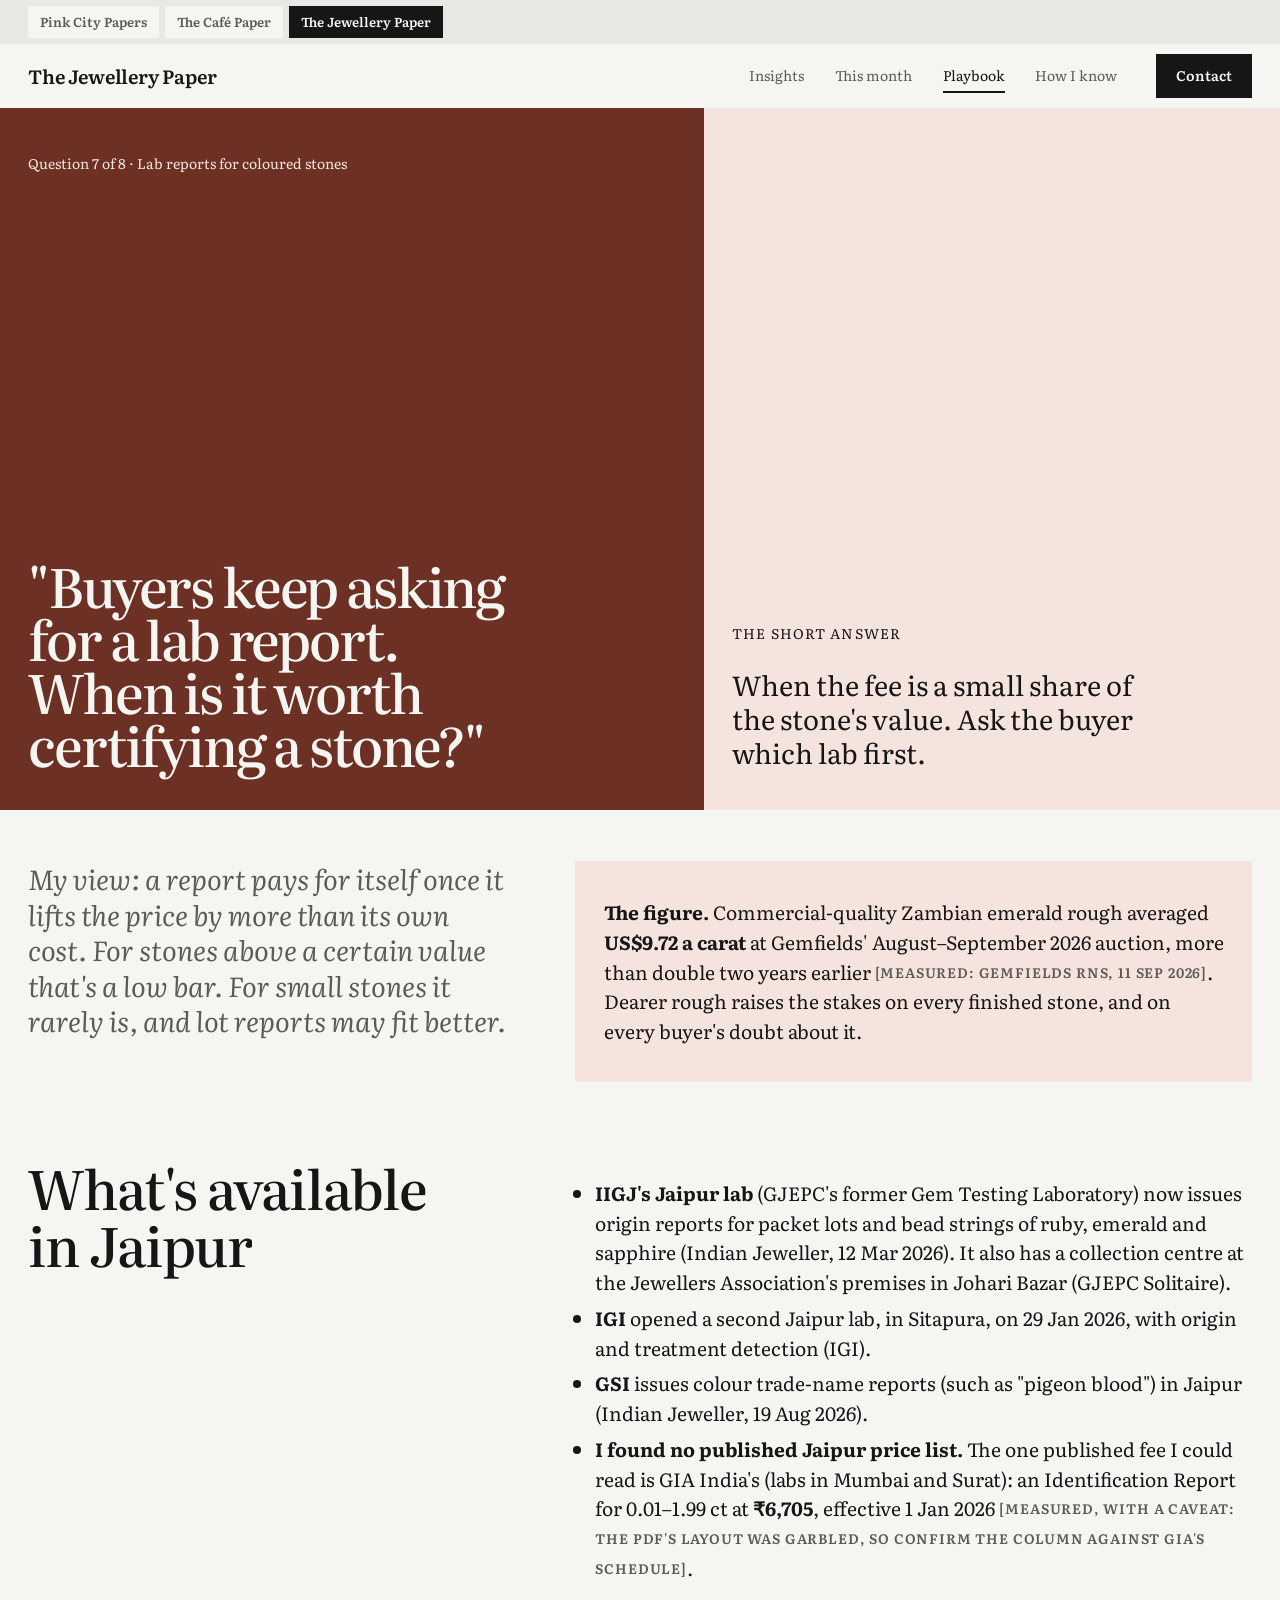
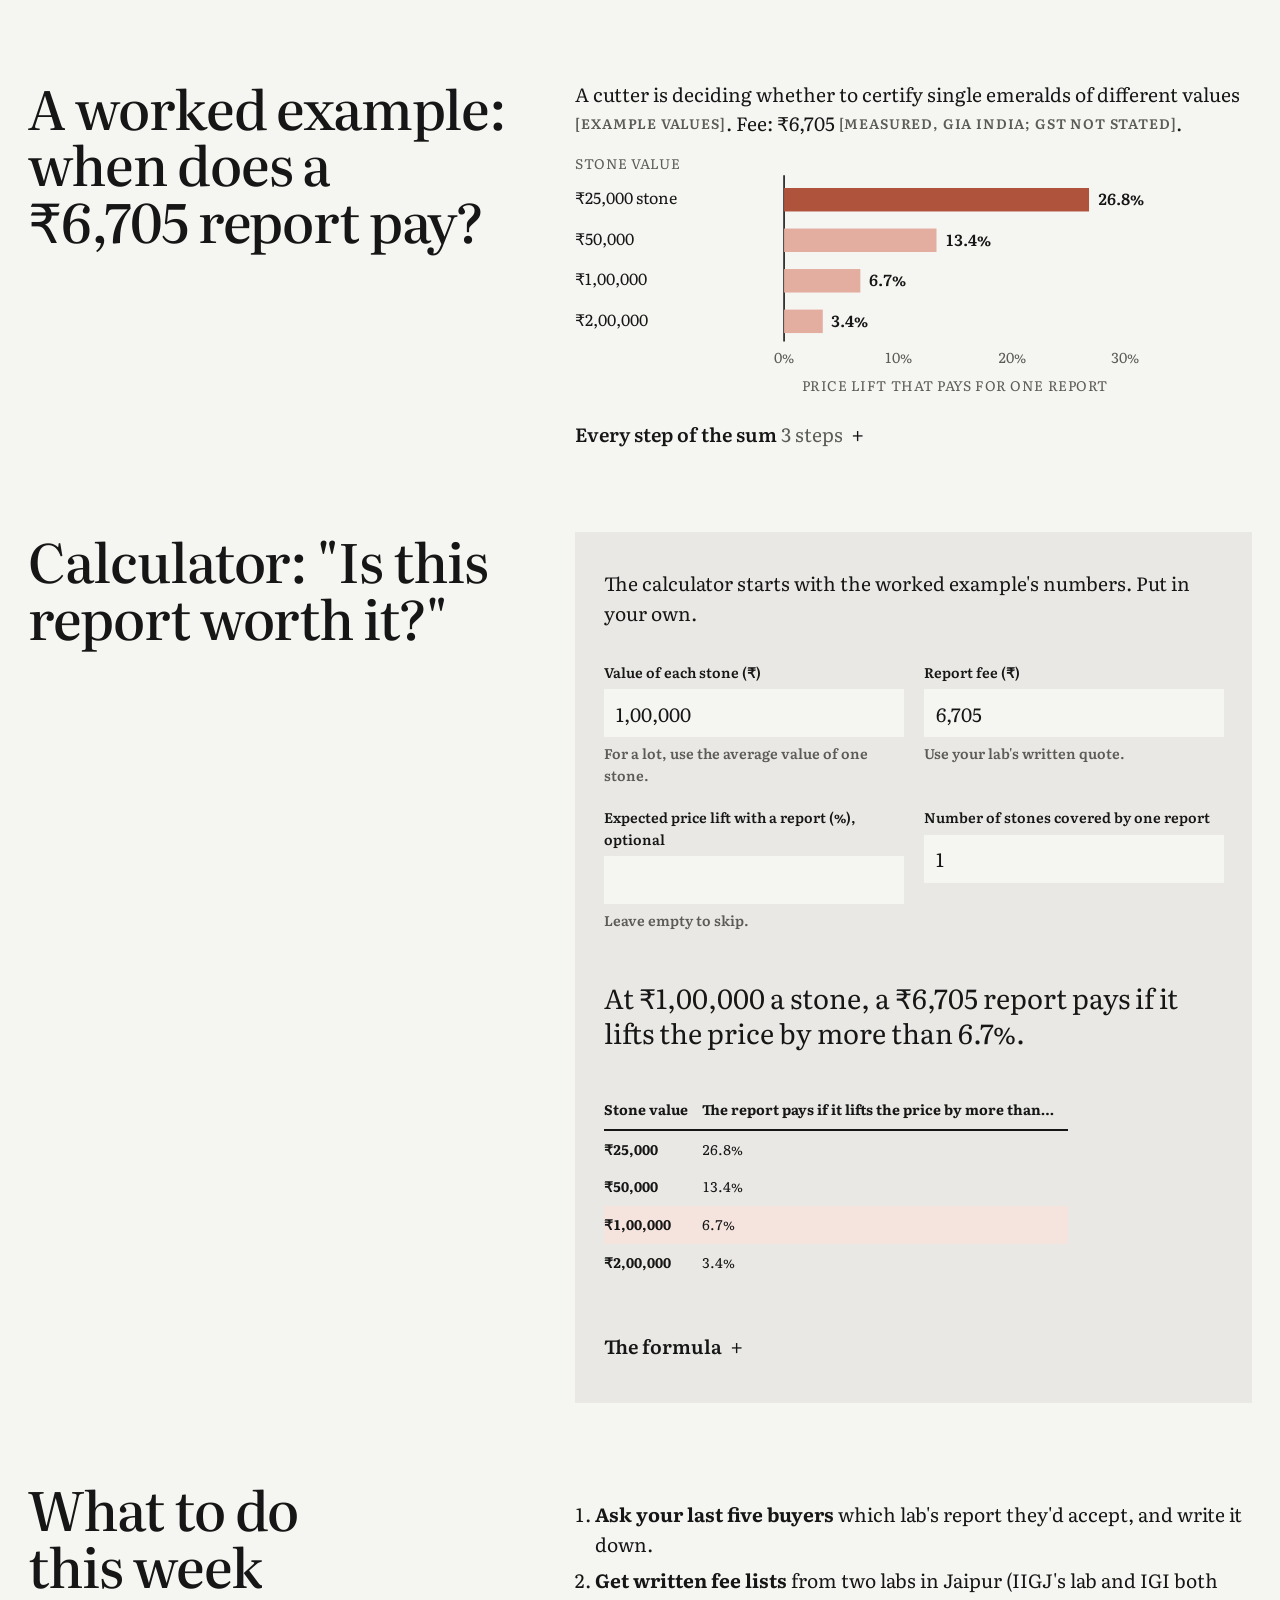
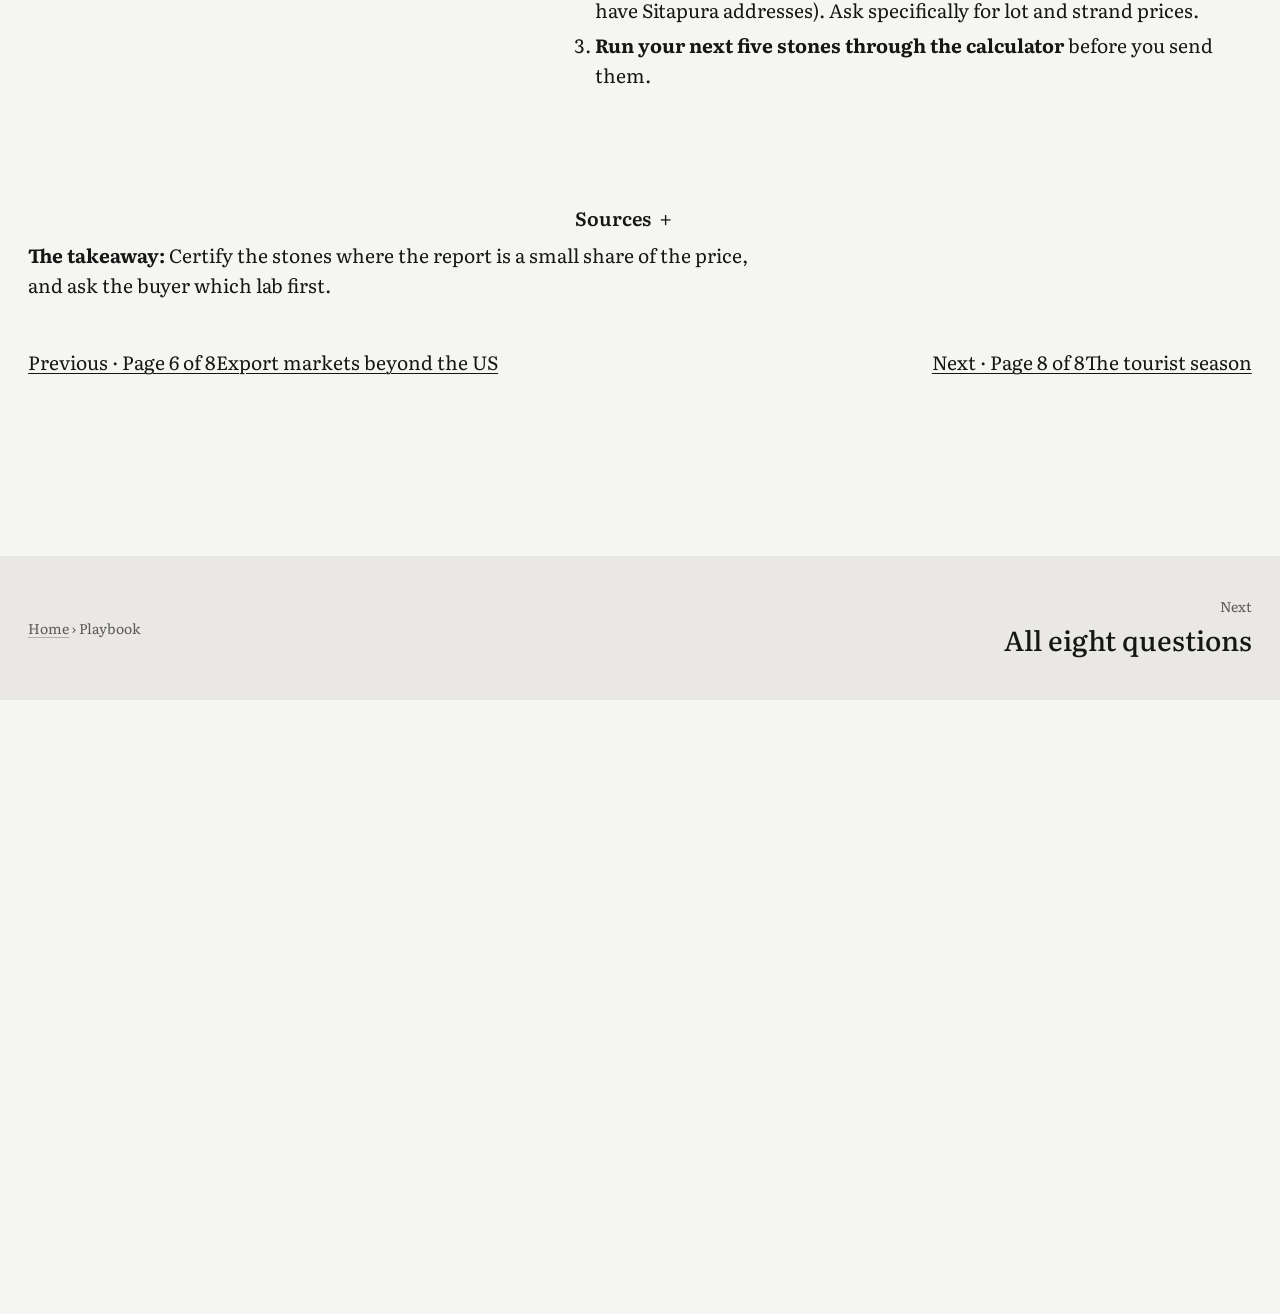
<file: playbook/lab-reports/index.html>
<!doctype html>
<html lang="en-IN" data-root="../../">
<head>
<meta charset="utf-8">
<meta name="viewport" content="width=device-width, initial-scale=1">
<title>&quot;Buyers keep asking for a lab report. When is it worth certifying a stone?&quot; · The Jewellery Paper</title>
<meta name="description" content="When the fee is a small share of the stone&#x27;s value. Ask the buyer which lab first.">
<meta name="color-scheme" content="light">
<meta name="theme-color" content="#f5f5f2">
<link rel="icon" href="../../favicon.svg" type="image/svg+xml">
<script>(function(d){d.classList.add("js");try{if(sessionStorage.getItem("jp-seen"))d.classList.add("seen");else sessionStorage.setItem("jp-seen","1")}catch(e){d.classList.add("seen")}setTimeout(function(){if(!window.__pulse)d.classList.remove("js","motion")},3000)})(document.documentElement)</script>
<link rel="preload" href="../../fonts/literata.woff2" as="font" type="font/woff2" crossorigin>
<link rel="stylesheet" href="../../v2.css?v=85afc70849">
<link rel="stylesheet" href="../../jewel.css?v=7b4c85038b">
<script src="../../v2.js?v=d1bdc389ef" defer></script>
<script src="../../explain.js?v=a6891411c8" defer></script>
<script src="../../js/site.js" defer></script>
<script src="../../js/playbook.js" defer></script>
</head>
<body>
<div class="loader" aria-hidden="true"><p class="ld-site"><span>The Jewellery Paper</span></p><p class="ld-page"><span style="--c:0">P</span><span style="--c:1">l</span><span style="--c:2">a</span><span style="--c:3">y</span><span style="--c:4">b</span><span style="--c:5">o</span><span style="--c:6">o</span><span style="--c:7">k</span></p><i class="ld-line"></i></div><div class="leave" aria-hidden="true"></div>
<nav class="family" aria-label="Pink City Papers sites"><a href="https://sarthakkk23.github.io/pink-city-papers/"><span class="fam-l">Pink City Papers</span><span class="fam-s">Pink City Papers</span></a><a href="https://sarthakkk23.github.io/cafe-paper/"><span class="fam-l">The Café Paper</span><span class="fam-s">Cafés</span></a><a href="../../" aria-current="true"><span class="fam-l">The Jewellery Paper</span><span class="fam-s">Jewellery</span></a></nav><header class="bar"><a class="wordmark" href="../../">The Jewellery Paper</a><nav class="bar-links" aria-label="Main"><a href="../../insights/">Insights</a><a href="../../this-month/">This month</a><a href="../../playbook/" aria-current="page">Playbook</a><a href="../../how-i-know/">How I know</a></nav><details class="menu"><summary aria-label="Open the menu">Menu</summary><nav class="menu-panel" aria-label="Main"><a href="../../">Home</a><a href="../../insights/">Insights</a><a href="../../this-month/">This month</a><a href="../../playbook/" aria-current="page">Playbook</a><a href="../../how-i-know/">How I know</a><a href="../../about/">About</a></nav></details><a class="btn" href="../../about/#contact">Contact</a></header>
<main class="main-pb">
<section class="ph" aria-labelledby="ph-h">
  <div class="ph-copy">
    <p class="ph-eyebrow">Question 7 of 8 · Lab reports for coloured stones</p>
    <h1 id="ph-h" class="ph-h">&quot;Buyers keep asking for a lab report. When is it worth certifying a stone?&quot;</h1>
  </div>
  <div class="ph-fig"><p class="ph-k">The short answer</p><p class="ph-cap">When the fee is a small share of the stone&#x27;s value. Ask the buyer which lab first.</p></div>
</section><div class="jw-pb">
  <div class="pb-intro"><p class="pb-lede">My view: a report pays for itself once it lifts the price by more than its own cost. For stones above a certain value that's a low bar. For small stones it rarely is, and lot reports may fit better.</p><div class="pb-body">
  <div class="figure-box">
    <p><strong>The figure.</strong> Commercial-quality Zambian emerald rough averaged <strong>US$9.72 a carat</strong> at Gemfields' August–September 2026 auction, more than double two years earlier <span class="tag">[Measured: Gemfields RNS, 11 Sep 2026]</span>. Dearer rough raises the stakes on every finished stone, and on every buyer's doubt about it.</p>
  </div>
  
  </div></div><section class="pb-section" aria-labelledby="what-s-available-in-jaipur">
  <h2 id="what-s-available-in-jaipur">What's available in Jaipur</h2><div class="pb-body">
  <ul><li><strong>IIGJ's Jaipur lab</strong> (GJEPC's former Gem Testing Laboratory) now issues origin reports for packet lots and bead strings of ruby, emerald and sapphire (Indian Jeweller, 12 Mar 2026). It also has a collection centre at the Jewellers Association's premises in Johari Bazar (GJEPC Solitaire).</li><li><strong>IGI</strong> opened a second Jaipur lab, in Sitapura, on 29 Jan 2026, with origin and treatment detection (IGI).</li><li><strong>GSI</strong> issues colour trade-name reports (such as "pigeon blood") in Jaipur (Indian Jeweller, 19 Aug 2026).</li><li><strong>I found no published Jaipur price list.</strong> The one published fee I could read is GIA India's (labs in Mumbai and Surat): an Identification Report for 0.01–1.99 ct at <strong>₹6,705</strong>, effective 1 Jan 2026 <span class="tag">[Measured, with a caveat: the PDF's layout was garbled, so confirm the column against GIA's schedule]</span>.</li></ul>
</div></section><section class="pb-section" aria-labelledby="a-worked-example-when-does-a-6-705-repor">
  <h2 id="a-worked-example-when-does-a-6-705-repor">A worked example: when does a ₹6,705 report pay?</h2><div class="pb-body">
  <p>A cutter is deciding whether to certify single emeralds of different values <span class="tag">[Example values]</span>. Fee: ₹6,705 <span class="tag">[Measured, GIA India; GST not stated]</span>.</p>
  <figure class="fd-chart jw-pbchart reveal"><svg class="chart" viewBox="0 0 600 230" role="img" aria-label="Price lift a report must earn" preserveAspectRatio="xMidYMid meet"><text x="0" y="12" text-anchor="start" class="c-ax">Stone value</text><line x1="196.0" y1="18" x2="196.0" y2="174" class="c-grid c-zero"/><text x="196.0" y="194" text-anchor="middle" class="c-tick">0%</text><line x1="302.7" y1="18" x2="302.7" y2="174" class="c-grid"/><text x="302.7" y="194" text-anchor="middle" class="c-tick">10%</text><line x1="409.3" y1="18" x2="409.3" y2="174" class="c-grid"/><text x="409.3" y="194" text-anchor="middle" class="c-tick">20%</text><line x1="516.0" y1="18" x2="516.0" y2="174" class="c-grid"/><text x="516.0" y="194" text-anchor="middle" class="c-tick">30%</text><text x="0" y="45" class="c-cat">₹25,000 stone</text><rect class="grow" x="196.0" y="30" width="285.9" height="22" fill="var(--red)"/><text x="489.9" y="46" text-anchor="start" class="c-strong">26.8%</text><text x="0" y="83" class="c-cat">₹50,000</text><rect class="grow" x="196.0" y="68" width="142.9" height="22" fill="var(--pink)"/><text x="346.9" y="84" text-anchor="start" class="c-strong">13.4%</text><text x="0" y="121" class="c-cat">₹1,00,000</text><rect class="grow" x="196.0" y="106" width="71.5" height="22" fill="var(--pink)"/><text x="275.5" y="122" text-anchor="start" class="c-strong">6.7%</text><text x="0" y="159" class="c-cat">₹2,00,000</text><rect class="grow" x="196.0" y="144" width="36.3" height="22" fill="var(--pink)"/><text x="240.3" y="160" text-anchor="start" class="c-strong">3.4%</text><text x="356.0" y="220" text-anchor="middle" class="c-ax">Price lift that pays for one report</text></svg><svg class="chart chart-narrow" viewBox="0 0 400 302" role="img" aria-label="Price lift a report must earn" preserveAspectRatio="xMidYMid meet"><text x="0" y="12" text-anchor="start" class="c-ax">Stone value</text><line x1="0.0" y1="18" x2="0.0" y2="246" class="c-grid c-zero"/><text x="0.0" y="266" text-anchor="middle" class="c-tick">0%</text><line x1="108.0" y1="18" x2="108.0" y2="246" class="c-grid"/><text x="108.0" y="266" text-anchor="middle" class="c-tick">10%</text><line x1="216.0" y1="18" x2="216.0" y2="246" class="c-grid"/><text x="216.0" y="266" text-anchor="middle" class="c-tick">20%</text><line x1="324.0" y1="18" x2="324.0" y2="246" class="c-grid"/><text x="324.0" y="266" text-anchor="middle" class="c-tick">30%</text><text x="0" y="40" class="c-cat">₹25,000 stone</text><rect class="grow" x="0.0" y="48" width="289.4" height="22" fill="var(--red)"/><text x="297.4" y="64" text-anchor="start" class="c-strong">26.8%</text><text x="0" y="96" class="c-cat">₹50,000</text><rect class="grow" x="0.0" y="104" width="144.7" height="22" fill="var(--pink)"/><text x="152.7" y="120" text-anchor="start" class="c-strong">13.4%</text><text x="0" y="152" class="c-cat">₹1,00,000</text><rect class="grow" x="0.0" y="160" width="72.4" height="22" fill="var(--pink)"/><text x="80.4" y="176" text-anchor="start" class="c-strong">6.7%</text><text x="0" y="208" class="c-cat">₹2,00,000</text><rect class="grow" x="0.0" y="216" width="36.7" height="22" fill="var(--pink)"/><text x="44.7" y="232" text-anchor="start" class="c-strong">3.4%</text><text x="162.0" y="292" text-anchor="middle" class="c-ax">Price lift that pays for one report</text></svg></figure><details class="disc">
  <summary><span>Every step of the sum <span class="disc-hint">3 steps</span></span></summary>
  <div class="disc-body">
<h3 class="step-h">01 · Arithmetic. Break-even premium = fee ÷ stone value.</h3>
<div class="tbl-wrap" tabindex="0" role="region" aria-label="A worked example: when does a ₹6,705 report pay?">
<table class="tbl">
<thead><tr><th scope="col">Stone value</th><th scope="col">The report pays if it lifts the price by more than…</th></tr></thead><tbody>
<tr><th scope="row">₹25,000</th><td data-label="The report pays if it lifts the price by more than…">26.8%</td></tr>
<tr><th scope="row">₹50,000</th><td data-label="The report pays if it lifts the price by more than…">13.4%</td></tr>
<tr><th scope="row">₹1,00,000</th><td data-label="The report pays if it lifts the price by more than…"><strong>6.7%</strong></td></tr>
<tr><th scope="row">₹2,00,000</th><td data-label="The report pays if it lifts the price by more than…">3.4%</td></tr>
</tbody></table></div>
<h3 class="step-h">02 · Judgement. Reading the table.</h3>
<p>My view:</p>
<ul><li>Above about ₹1 lakh, a report needs only a modest lift to pay, and often the lift is the sale itself: no report, no deal.</li><li>Below about ₹50,000, a single-stone report eats the margin.</li><li>For small stones, a lot or strand report (now offered in Jaipur) spreads one fee over many stones. Ask your lab for its lot price.</li></ul>
<h3 class="step-h">03 · Judgement. What I'd do.</h3>
<p>My view:</p>
<ul><li>Ask buyers <em>which</em> lab they want before you certify. A report from the wrong lab is a fee for nothing.</li><li>Get a written price list from two Jaipur labs. Then the calculator below runs on real numbers, not mine.</li></ul>
  </div>
</details>
</div></section><section class="pb-section" aria-labelledby="calculator-is-this-report-worth-it">
  <h2 id="calculator-is-this-report-worth-it">Calculator: "Is this report worth it?"</h2><div class="pb-body">
  <div class="calc" data-calc="lab-reports">
    <p class="calc-intro">The calculator starts with the worked example's numbers. Put in your own.</p>
    
<div class="fields">
  <div class="field ">
  <label for="c7-v">Value of each stone (₹)</label>
  <input type="text" inputmode="decimal" autocomplete="off" spellcheck="false" id="c7-v" data-in="v" value="1,00,000" aria-describedby="c7-v-hint">
  <span class="hint" id="c7-v-hint">For a lot, use the average value of one stone.</span>
</div>
  <div class="field ">
  <label for="c7-fee">Report fee (₹)</label>
  <input type="text" inputmode="decimal" autocomplete="off" spellcheck="false" id="c7-fee" data-in="fee" value="6,705" aria-describedby="c7-fee-hint">
  <span class="hint" id="c7-fee-hint">Use your lab's written quote.</span>
</div>
  <div class="field ">
  <label for="c7-L">Expected price lift with a report (%), optional</label>
  <input type="text" inputmode="decimal" autocomplete="off" spellcheck="false" id="c7-L" data-in="L" value="" aria-describedby="c7-L-hint">
  <span class="hint" id="c7-L-hint">Leave empty to skip.</span>
</div>
  <div class="field ">
  <label for="c7-n">Number of stones covered by one report</label>
  <input type="text" inputmode="decimal" autocomplete="off" spellcheck="false" id="c7-n" data-in="n" value="1">
  
</div>
</div>
<p class="out is-quiet calc-nojs">The calculator needs JavaScript. With the example's numbers it gives:</p>
<div class="outs" aria-live="polite">
  <p class="out" data-out="be">At ₹1,00,000 a stone, a ₹6,705 report pays if it lifts the price by more than 6.7%.</p>
  <p class="out" data-out="gain" hidden></p>
</div>
<div data-out="table"></div>

    <details class="disc formula">
  <summary><span>The formula</span></summary>
  <div class="disc-body">
<ul><li>fee_per_stone = fee ÷ n</li><li>break_even = fee_per_stone ÷ value_per_stone</li><li>If a lift L is entered: gain = L × value − fee_per_stone</li></ul>
  </div>
</details>
  </div>
</div></section><section class="pb-section" aria-labelledby="what-to-do-this-week">
  <h2 id="what-to-do-this-week">What to do this week</h2><div class="pb-body">
  <ol><li><strong>Ask your last five buyers</strong> which lab's report they'd accept, and write it down.</li><li><strong>Get written fee lists</strong> from two labs in Jaipur (IIGJ's lab and IGI both have Sitapura addresses). Ask specifically for lot and strand prices.</li><li><strong>Run your next five stones through the calculator</strong> before you send them.</li></ol>
</div></section><section class="pb-section" aria-labelledby="sources">
  <h2 class="vh" id="sources">Sources</h2><div class="pb-body">
  <details class="disc">
  <summary><span>Sources</span></summary>
  <div class="disc-body">
<ul><li>Gemfields RNS, 11 Sep 2026</li><li>Indian Jeweller, 12 Mar 2026 (IIGJ origin reports for lots): <a href="https://www.indianjeweller.in/Indian-Jewellery-News/16033/index.html" rel="noopener">www.indianjeweller.in/…/index.html</a> (opened)</li><li>GJEPC Solitaire (IIGJ collection centre, Johari Bazar): <a href="https://gjepc.org/solitaire/?p=37257" rel="noopener">gjepc.org/solitaire</a> (opened; undated)</li><li>IGI, Sitapura lab: <a href="https://www.igi.org/igi-inaugurates-its-second-jaipur-laboratory-equipped-with-advanced-colored-gemstone-analysis-technology/" rel="noopener">www.igi.org/…/igi-inaugurates-its-second-jaipur-laboratory-equipped-with-a</a> (opened)</li><li>Indian Jeweller, 19 Aug 2026 (GSI trade-name reports): <a href="https://www.indianjeweller.in/Indian-Jewellery-News/16407/gsi-begins-issuing-pigeon-blood-ruby-reports-in-india" rel="noopener">www.indianjeweller.in/…/gsi-begins-issuing-pigeon-blood-ruby-reports-in-india</a> (opened)</li><li>GIA India coloured-stone fees (effective 1 Jan 2026): <a href="https://www.gia.edu/doc/CS-India.pdf" rel="noopener">www.gia.edu/…/CS-India.pdf</a> (opened; garbled layout)</li><li>GST on cut and polished stones (context): 0.25% <span class="tag">[Estimate: from secondary summaries of Notification 9/2025; the official entry wasn't readable]</span>. Check with your CA.</li></ul>
  </div>
</details>
</div></section>
  <div class="takeaway"><p><strong>The takeaway:</strong> Certify the stones where the report is a small share of the price, and ask the buyer which lab first.</p></div>
  <nav class="pager" aria-label="Playbook pages"><a class="prev" href="../export-markets/"><span class="dir">Previous · Page 6 of 8</span>Export markets beyond the US</a><a class="next" href="../tourist-season/"><span class="dir">Next · Page 8 of 8</span>The tourist season</a></nav>
</div>
<nav class="trail" aria-label="Next page"><p class="tr-where"><a href="../../">Home</a> › <span>Playbook</span></p><a class="tr-next" href="../../playbook/"><span>Next</span>All eight questions</a></nav>
</main>
<footer class="foot">
  <a class="foot-name" href="../../">The Jewellery Paper</a>
  <div class="ft-cols"><div><p class="ft-h">Explore</p><a href="../../insights/">Insights</a><a href="../../this-month/">This month</a><a href="../../playbook/">Playbook</a></div><div><p class="ft-h">Learn</p><a href="../../how-i-know/">How I know</a><a href="../../about/">About</a><a href="../../figures.json">Download the figures</a></div><div><p class="ft-h">Also from Pink City Papers</p><a href="https://sarthakkk23.github.io/pink-city-papers/">Pink City Papers</a><a href="https://sarthakkk23.github.io/cafe-paper/">The Café Paper</a><a href="&#109;&#97;&#105;&#108;&#116;&#111;&#58;&#115;&#97;&#114;&#116;&#104;&#97;&#107;&#111;&#98;&#101;&#114;&#111;&#105;&#49;&#50;&#64;&#103;&#109;&#97;&#105;&#108;&#46;&#99;&#111;&#109;&#63;&#115;&#117;&#98;&#106;&#101;&#99;&#116;&#61;&#84;&#104;&#101;&#32;&#74;&#101;&#119;&#101;&#108;&#108;&#101;&#114;&#121;&#32;&#80;&#97;&#112;&#101;&#114;">Email</a><a href="https://www.linkedin.com/in/sarthak-oberoi-analyst/">LinkedIn</a></div></div>
  <p>Photographs on Unsplash by <a href="https://unsplash.com/photos/cFSYBkneAp0" rel="noopener" target="_blank">Johan Mouchet</a>; <a href="https://unsplash.com/photos/jYVvmAi4u8c" rel="noopener" target="_blank">Sabrianna</a>; <a href="https://unsplash.com/photos/6WTcS_rECpA" rel="noopener" target="_blank">Laura Lezman</a>. Typeface: Literata (SIL Open Font Licence). Independent research: nothing here is for sale, and no business pays to appear.</p>
  <p>Figures as of 11 November 2026 · monthly figures from November 2026</p>
</footer>
</body>
</html>
</file>
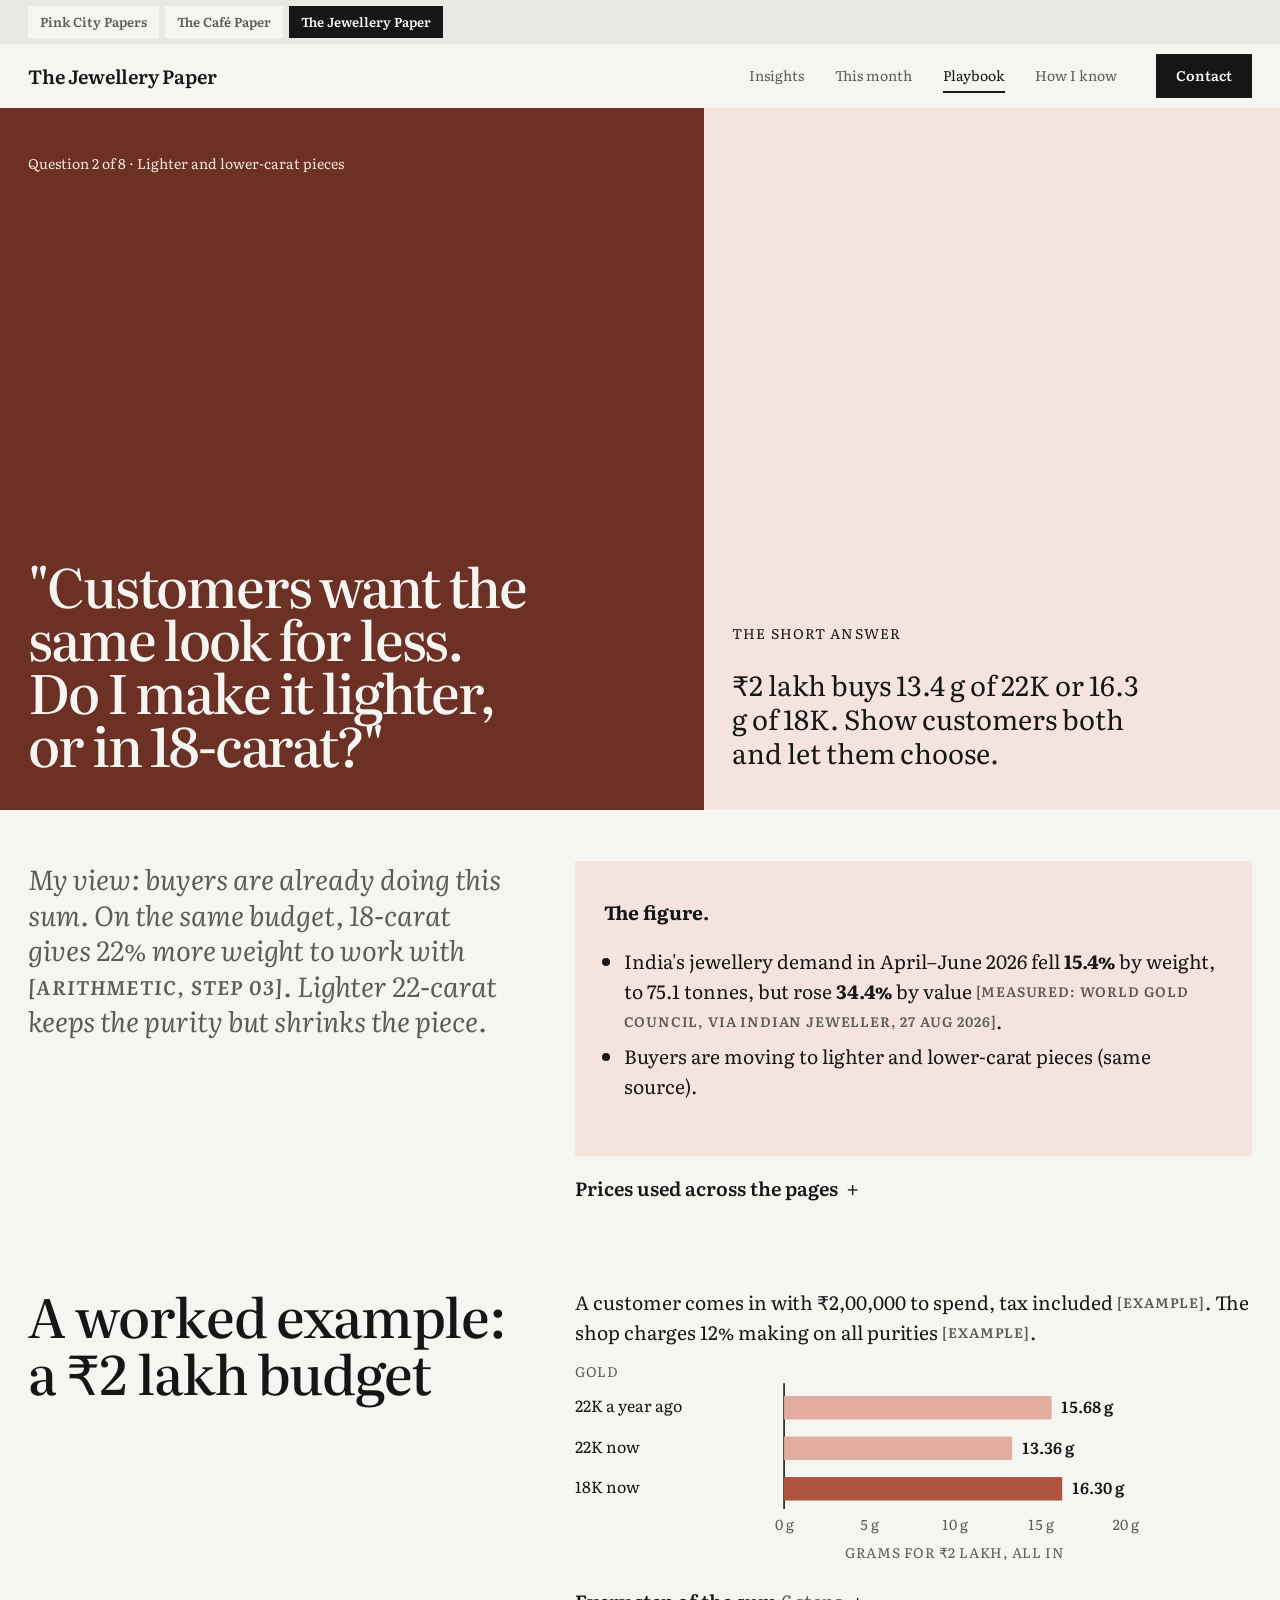
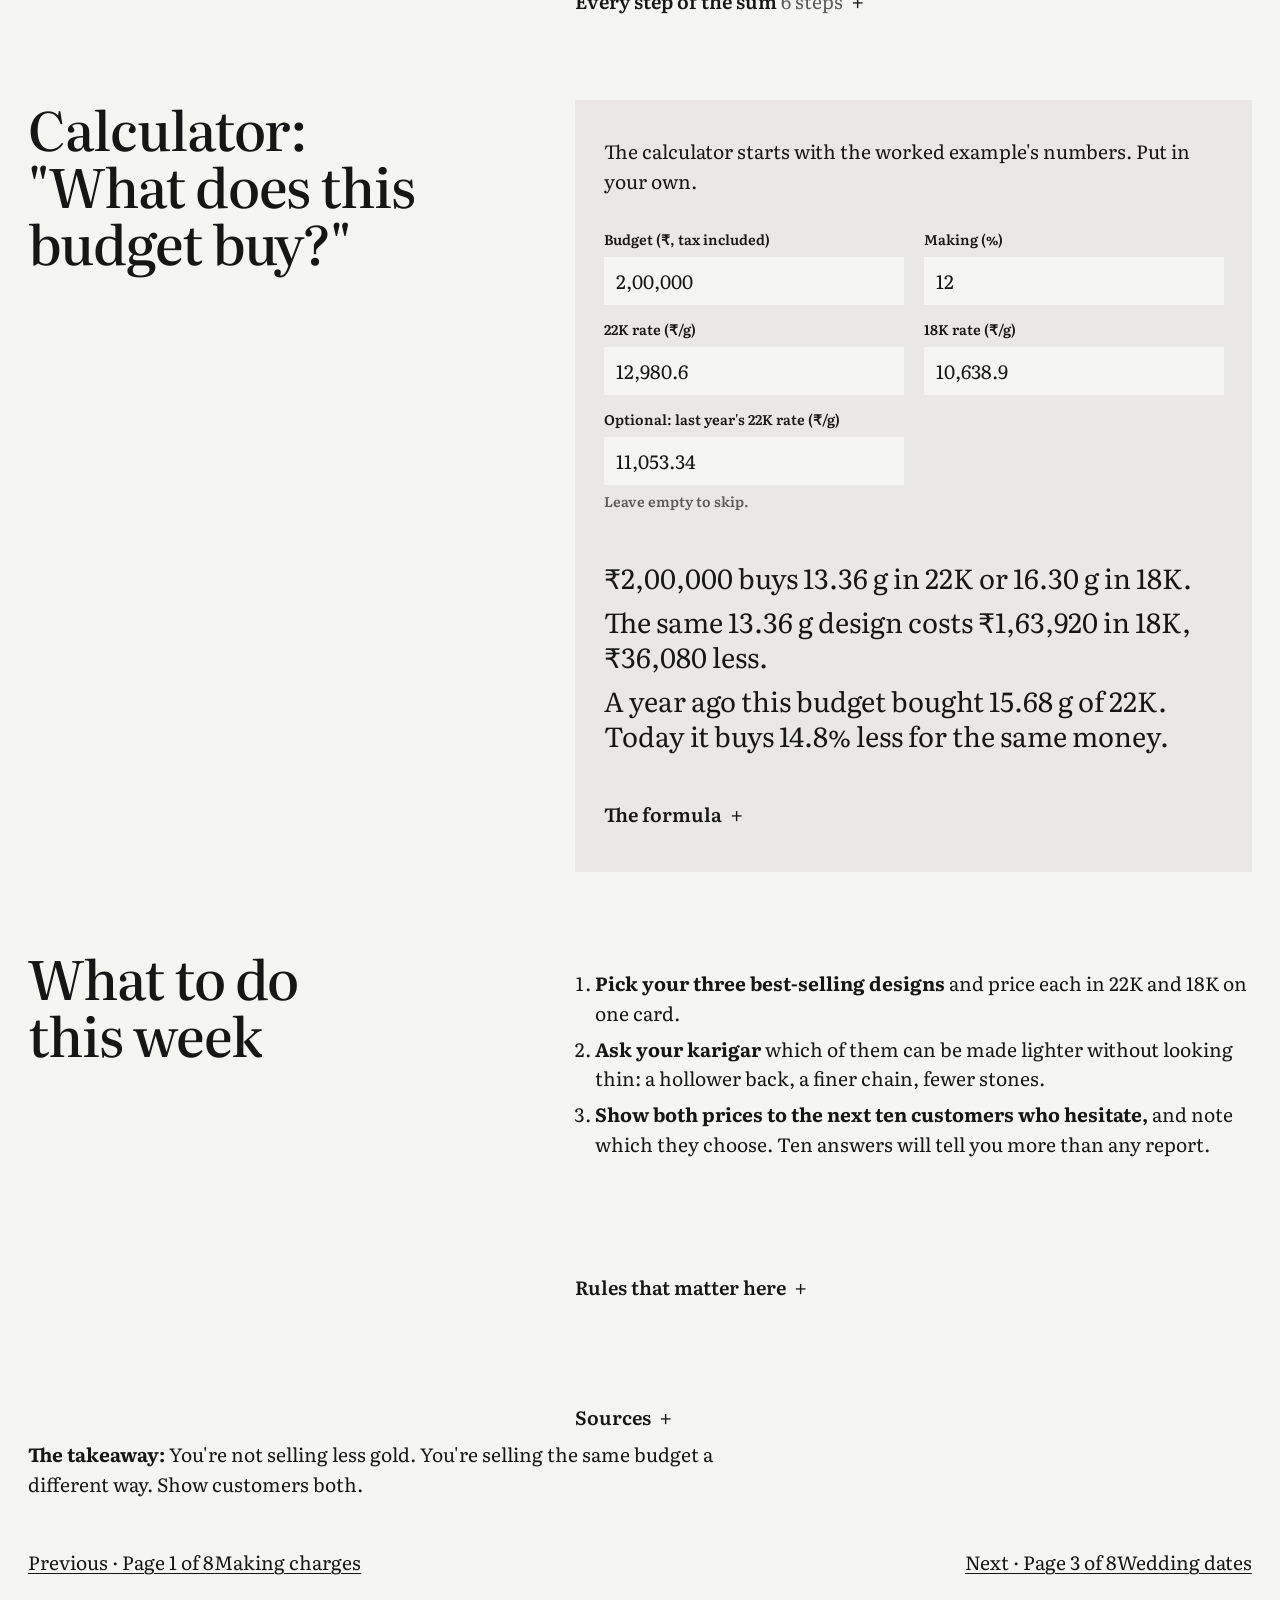
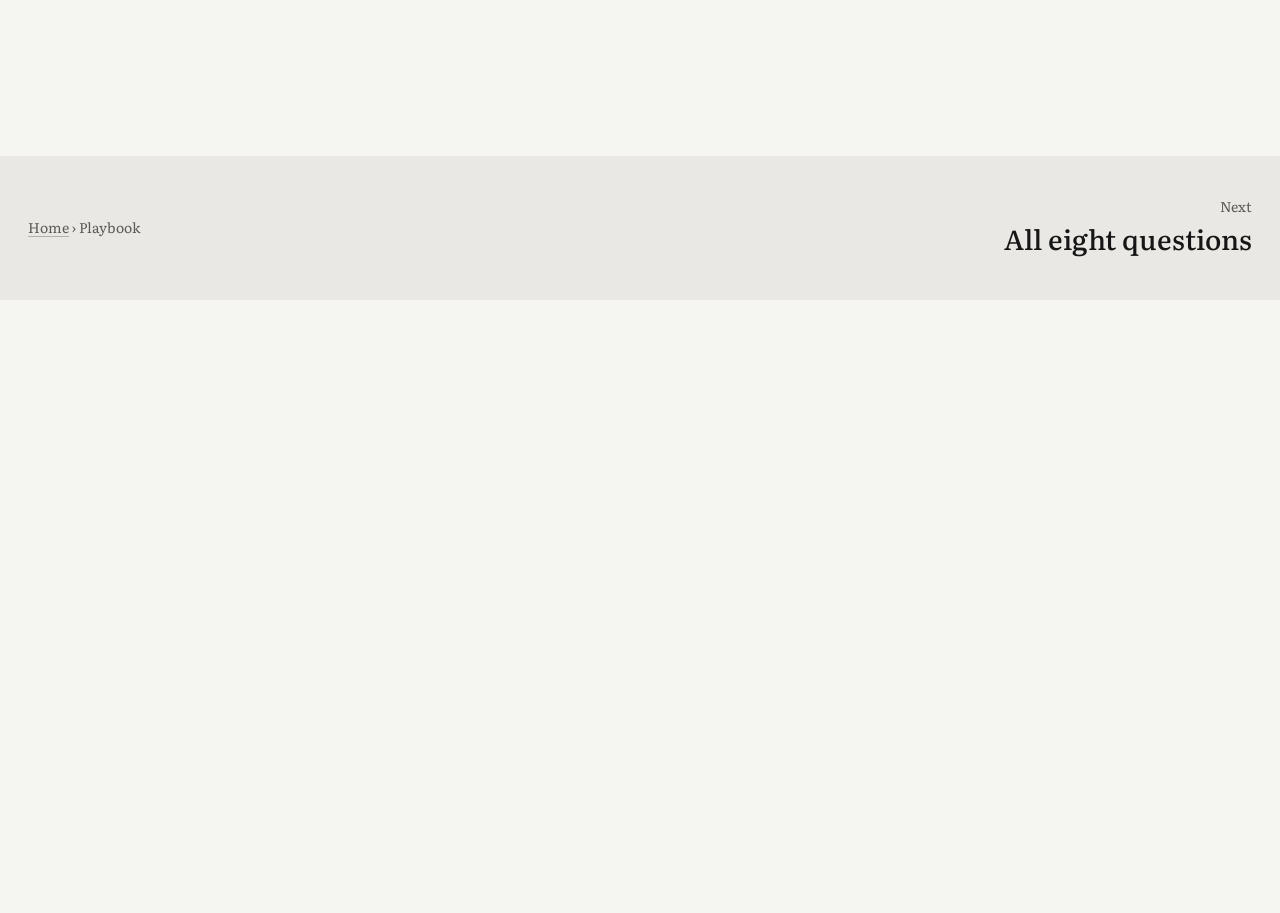
<file: playbook/lighter-pieces/index.html>
<!doctype html>
<html lang="en-IN" data-root="../../">
<head>
<meta charset="utf-8">
<meta name="viewport" content="width=device-width, initial-scale=1">
<title>&quot;Customers want the same look for less. Do I make it lighter, or in 18-carat?&quot; · The Jewellery Paper</title>
<meta name="description" content="₹2 lakh buys 13.4 g of 22K or 16.3 g of 18K. Show customers both and let them choose.">
<meta name="color-scheme" content="light">
<meta name="theme-color" content="#f5f5f2">
<link rel="icon" href="../../favicon.svg" type="image/svg+xml">
<script>(function(d){d.classList.add("js");try{if(sessionStorage.getItem("jp-seen"))d.classList.add("seen");else sessionStorage.setItem("jp-seen","1")}catch(e){d.classList.add("seen")}setTimeout(function(){if(!window.__pulse)d.classList.remove("js","motion")},3000)})(document.documentElement)</script>
<link rel="preload" href="../../fonts/literata.woff2" as="font" type="font/woff2" crossorigin>
<link rel="stylesheet" href="../../v2.css?v=85afc70849">
<link rel="stylesheet" href="../../jewel.css?v=7b4c85038b">
<script src="../../v2.js?v=d1bdc389ef" defer></script>
<script src="../../explain.js?v=a6891411c8" defer></script>
<script src="../../js/site.js" defer></script>
<script src="../../js/playbook.js" defer></script>
</head>
<body>
<div class="loader" aria-hidden="true"><p class="ld-site"><span>The Jewellery Paper</span></p><p class="ld-page"><span style="--c:0">P</span><span style="--c:1">l</span><span style="--c:2">a</span><span style="--c:3">y</span><span style="--c:4">b</span><span style="--c:5">o</span><span style="--c:6">o</span><span style="--c:7">k</span></p><i class="ld-line"></i></div><div class="leave" aria-hidden="true"></div>
<nav class="family" aria-label="Pink City Papers sites"><a href="https://sarthakkk23.github.io/pink-city-papers/"><span class="fam-l">Pink City Papers</span><span class="fam-s">Pink City Papers</span></a><a href="https://sarthakkk23.github.io/cafe-paper/"><span class="fam-l">The Café Paper</span><span class="fam-s">Cafés</span></a><a href="../../" aria-current="true"><span class="fam-l">The Jewellery Paper</span><span class="fam-s">Jewellery</span></a></nav><header class="bar"><a class="wordmark" href="../../">The Jewellery Paper</a><nav class="bar-links" aria-label="Main"><a href="../../insights/">Insights</a><a href="../../this-month/">This month</a><a href="../../playbook/" aria-current="page">Playbook</a><a href="../../how-i-know/">How I know</a></nav><details class="menu"><summary aria-label="Open the menu">Menu</summary><nav class="menu-panel" aria-label="Main"><a href="../../">Home</a><a href="../../insights/">Insights</a><a href="../../this-month/">This month</a><a href="../../playbook/" aria-current="page">Playbook</a><a href="../../how-i-know/">How I know</a><a href="../../about/">About</a></nav></details><a class="btn" href="../../about/#contact">Contact</a></header>
<main class="main-pb">
<section class="ph" aria-labelledby="ph-h">
  <div class="ph-copy">
    <p class="ph-eyebrow">Question 2 of 8 · Lighter and lower-carat pieces</p>
    <h1 id="ph-h" class="ph-h">&quot;Customers want the same look for less. Do I make it lighter, or in 18-carat?&quot;</h1>
  </div>
  <div class="ph-fig"><p class="ph-k">The short answer</p><p class="ph-cap">₹2 lakh buys 13.4 g of 22K or 16.3 g of 18K. Show customers both and let them choose.</p></div>
</section><div class="jw-pb">
  <div class="pb-intro"><p class="pb-lede">My view: buyers are already doing this sum. On the same budget, 18-carat gives 22% more weight to work with <span class="tag">[Arithmetic, step 03]</span>. Lighter 22-carat keeps the purity but shrinks the piece.</p><div class="pb-body">
  <div class="figure-box">
    <p><strong>The figure.</strong></p>
<ul><li>India's jewellery demand in April–June 2026 fell <strong>15.4%</strong> by weight, to 75.1 tonnes, but rose <strong>34.4%</strong> by value <span class="tag">[Measured: World Gold Council, via Indian Jeweller, 27 Aug 2026]</span>.</li><li>Buyers are moving to lighter and lower-carat pieces (same source).</li></ul>
  </div>
  <details class="disc">
  <summary><span>Prices used across the pages</span></summary>
  <div class="disc-body">
<p>These are IBJA's published rates for 26 October 2026 (PM). IBJA says they're "without 3% GST and Making Charges" (<a href="https://ibjarates.com/" rel="noopener">ibjarates.com</a>, opened 27 Oct 2026). The calculators take today's rate as an input.</p>
<div class="tbl-wrap" tabindex="0" role="region" aria-label="Prices used across the pages">
<table class="tbl">
<thead><tr><th scope="col">Rate</th><th scope="col">Value</th><th scope="col">Label</th></tr></thead><tbody>
<tr><th scope="row">Gold 999, per 10 g</th><td data-label="Value">₹1,41,710</td><td data-label="Label">Measured (IBJA, 26 Oct 2026, PM)</td></tr>
<tr><th scope="row">Gold 916 (22K), per 10 g</th><td data-label="Value">₹1,29,806</td><td data-label="Label">Measured (IBJA, 26 Oct 2026, PM)</td></tr>
<tr><th scope="row">Gold 999, per 10 g, a year earlier</th><td data-label="Value">₹1,20,670</td><td data-label="Label">Measured (IBJA 30-day PDF, 6 Nov 2025, PM; the nearest IBJA date I could read)</td></tr>
<tr><th scope="row">Gold 916, per 10 g, a year earlier</th><td data-label="Value">₹1,10,533</td><td data-label="Label">Estimate (sourced, derived): ₹1,20,670 × today's 916/999 spread (1,29,806 ÷ 1,41,710 = 0.915997); no deliberate lean</td></tr>
<tr><th scope="row">Gold 750 (18K), per 10 g</th><td data-label="Value">₹1,06,389</td><td data-label="Label">Estimate (sourced, derived): ₹1,41,710 × 750 ÷ 999 (IBJA's own 750 rate wasn't captured). Since IBJA's real 916 sits slightly below the pure purity ratio, this probably flatters 18K's price a touch upwards, which works against the page's '18K saves money' point</td></tr>
<tr><th scope="row">Silver 999, per kg</th><td data-label="Value">₹1,94,479</td><td data-label="Label">Measured (IBJA, 26 Oct 2026, PM)</td></tr>
</tbody></table></div>
  </div>
</details>
  </div></div><section class="pb-section" aria-labelledby="a-worked-example-a-2-lakh-budget">
  <h2 id="a-worked-example-a-2-lakh-budget">A worked example: a ₹2 lakh budget</h2><div class="pb-body">
  <p>A customer comes in with ₹2,00,000 to spend, tax included <span class="tag">[Example]</span>. The shop charges 12% making on all purities <span class="tag">[Example]</span>.</p>
  <figure class="fd-chart jw-pbchart reveal"><svg class="chart" viewBox="0 0 600 192" role="img" aria-label="What ₹2 lakh buys" preserveAspectRatio="xMidYMid meet"><text x="0" y="12" text-anchor="start" class="c-ax">Gold</text><line x1="196.0" y1="18" x2="196.0" y2="136" class="c-grid c-zero"/><text x="196.0" y="156" text-anchor="middle" class="c-tick">0 g</text><line x1="276.0" y1="18" x2="276.0" y2="136" class="c-grid"/><text x="276.0" y="156" text-anchor="middle" class="c-tick">5 g</text><line x1="356.0" y1="18" x2="356.0" y2="136" class="c-grid"/><text x="356.0" y="156" text-anchor="middle" class="c-tick">10 g</text><line x1="436.0" y1="18" x2="436.0" y2="136" class="c-grid"/><text x="436.0" y="156" text-anchor="middle" class="c-tick">15 g</text><line x1="516.0" y1="18" x2="516.0" y2="136" class="c-grid"/><text x="516.0" y="156" text-anchor="middle" class="c-tick">20 g</text><text x="0" y="45" class="c-cat">22K a year ago</text><rect class="grow" x="196.0" y="30" width="250.9" height="22" fill="var(--pink)"/><text x="454.9" y="46" text-anchor="start" class="c-strong">15.68 g</text><text x="0" y="83" class="c-cat">22K now</text><rect class="grow" x="196.0" y="68" width="213.8" height="22" fill="var(--pink)"/><text x="417.8" y="84" text-anchor="start" class="c-strong">13.36 g</text><text x="0" y="121" class="c-cat">18K now</text><rect class="grow" x="196.0" y="106" width="260.8" height="22" fill="var(--red)"/><text x="464.8" y="122" text-anchor="start" class="c-strong">16.30 g</text><text x="356.0" y="182" text-anchor="middle" class="c-ax">Grams for ₹2 lakh, all in</text></svg><svg class="chart chart-narrow" viewBox="0 0 400 246" role="img" aria-label="What ₹2 lakh buys" preserveAspectRatio="xMidYMid meet"><text x="0" y="12" text-anchor="start" class="c-ax">Gold</text><line x1="0.0" y1="18" x2="0.0" y2="190" class="c-grid c-zero"/><text x="0.0" y="210" text-anchor="middle" class="c-tick">0 g</text><line x1="81.0" y1="18" x2="81.0" y2="190" class="c-grid"/><text x="81.0" y="210" text-anchor="middle" class="c-tick">5 g</text><line x1="162.0" y1="18" x2="162.0" y2="190" class="c-grid"/><text x="162.0" y="210" text-anchor="middle" class="c-tick">10 g</text><line x1="243.0" y1="18" x2="243.0" y2="190" class="c-grid"/><text x="243.0" y="210" text-anchor="middle" class="c-tick">15 g</text><line x1="324.0" y1="18" x2="324.0" y2="190" class="c-grid"/><text x="324.0" y="210" text-anchor="middle" class="c-tick">20 g</text><text x="0" y="40" class="c-cat">22K a year ago</text><rect class="grow" x="0.0" y="48" width="254.0" height="22" fill="var(--pink)"/><text x="262.0" y="64" text-anchor="start" class="c-strong">15.68 g</text><text x="0" y="96" class="c-cat">22K now</text><rect class="grow" x="0.0" y="104" width="216.4" height="22" fill="var(--pink)"/><text x="224.4" y="120" text-anchor="start" class="c-strong">13.36 g</text><text x="0" y="152" class="c-cat">18K now</text><rect class="grow" x="0.0" y="160" width="264.1" height="22" fill="var(--red)"/><text x="272.1" y="176" text-anchor="start" class="c-strong">16.30 g</text><text x="162.0" y="236" text-anchor="middle" class="c-ax">Grams for ₹2 lakh, all in</text></svg></figure><details class="disc">
  <summary><span>Every step of the sum <span class="disc-hint">6 steps</span></span></summary>
  <div class="disc-body">
<h3 class="step-h">01 · Measured and Estimate. The rates.</h3>
<ul><li>22K: ₹12,980.6 a gram <span class="tag">[Measured, IBJA 916]</span>.</li><li>18K: ₹10,638.9 a gram <span class="tag">[Estimate, purity ratio from IBJA 999]</span>.</li></ul>
<h3 class="step-h">02 · Arithmetic. All-in cost per gram (gold + 12% making + 3% GST).</h3>
<ul><li>22K: ₹12,980.6 × 1.12 × 1.03 = <strong>₹14,974</strong> a gram.</li><li>18K: ₹10,638.9 × 1.12 × 1.03 = <strong>₹12,273</strong> a gram.</li></ul>
<h3 class="step-h">03 · Arithmetic. What ₹2 lakh buys.</h3>
<ul><li>22K: 2,00,000 ÷ 14,974 = <strong>13.36 g</strong>.</li><li>18K: 2,00,000 ÷ 12,273 = <strong>16.30 g</strong>, which is 22% more metal weight to work with (less of it is pure gold, of course).</li></ul>
<h3 class="step-h">04 · Arithmetic. The same design in 18K.</h3>
<ul><li>A 13.36 g design costs 2,00,000 × 10,638.9 ÷ 12,980.6 = <strong>₹1,63,920</strong> in 18K (the same as 13.36 g × ₹12,273, before rounding the grams).</li><li>That's ₹36,080 (18%) less than in 22K.</li></ul>
<h3 class="step-h">05 · Arithmetic. And a year ago?</h3>
<ul><li>At last year's 22K rate <span class="tag">[Estimate]</span>, ₹2 lakh bought 15.68 g.</li><li>Today it buys 13.36 g: <strong>14.8% less</strong> for the same money.</li><li>That's close to the national fall in weight, though WGC's figure covers a different period.</li></ul>
<h3 class="step-h">06 · Judgement. What I'd do.</h3>
<p>My view:</p>
<ul><li>Don't push anyone off 22K. For many families, purity <em>is</em> the point, especially for wedding gold and anything bought as savings.</li><li>Offer a choice at the counter: the same design in 22K and 18K, side by side, priced.</li><li>Keep a lighter 22K range for customers who want the purity.</li><li>Let the customer choose. Your job is to make the trade-off visible, not to decide it for them.</li></ul>
  </div>
</details>
</div></section><section class="pb-section" aria-labelledby="calculator-what-does-this-budget-buy">
  <h2 id="calculator-what-does-this-budget-buy">Calculator: "What does this budget buy?"</h2><div class="pb-body">
  <div class="calc" data-calc="lighter-pieces">
    <p class="calc-intro">The calculator starts with the worked example's numbers. Put in your own.</p>
    
<div class="fields">
  <div class="field ">
  <label for="c2-B">Budget (₹, tax included)</label>
  <input type="text" inputmode="decimal" autocomplete="off" spellcheck="false" id="c2-B" data-in="B" value="2,00,000">
  
</div>
  <div class="field ">
  <label for="c2-m">Making (%)</label>
  <input type="text" inputmode="decimal" autocomplete="off" spellcheck="false" id="c2-m" data-in="m" value="12">
  
</div>
  <div class="field ">
  <label for="c2-r22">22K rate (₹/g)</label>
  <input type="text" inputmode="decimal" autocomplete="off" spellcheck="false" id="c2-r22" data-in="r22" value="12,980.6">
  
</div>
  <div class="field ">
  <label for="c2-r18">18K rate (₹/g)</label>
  <input type="text" inputmode="decimal" autocomplete="off" spellcheck="false" id="c2-r18" data-in="r18" value="10,638.9">
  
</div>
  <div class="field ">
  <label for="c2-rt">Optional: last year's 22K rate (₹/g)</label>
  <input type="text" inputmode="decimal" autocomplete="off" spellcheck="false" id="c2-rt" data-in="rt" value="11,053.34" aria-describedby="c2-rt-hint">
  <span class="hint" id="c2-rt-hint">Leave empty to skip.</span>
</div>
</div>
<p class="out is-quiet calc-nojs">The calculator needs JavaScript. With the example's numbers it gives:</p>
<div class="outs" aria-live="polite">
  <p class="out" data-out="buys">₹2,00,000 buys 13.36 g in 22K or 16.30 g in 18K.</p>
  <p class="out" data-out="same">The same 13.36 g design costs ₹1,63,920 in 18K, ₹36,080 less.</p>
  <p class="out" data-out="then">A year ago this budget bought 15.68 g of 22K. Today it buys 14.8% less for the same money.</p>
</div>

    <details class="disc formula">
  <summary><span>The formula</span></summary>
  <div class="disc-body">
<ul><li>all_in(r) = r × (1 + m) × 1.03</li><li>grams(r) = B ÷ all_in(r)</li><li>same_design_18K = grams(r22) × all_in(r18)</li><li>weight_change = grams(r22_now) ÷ grams(r22_then) − 1</li></ul>
  </div>
</details>
  </div>
</div></section><section class="pb-section" aria-labelledby="what-to-do-this-week">
  <h2 id="what-to-do-this-week">What to do this week</h2><div class="pb-body">
  <ol><li><strong>Pick your three best-selling designs</strong> and price each in 22K and 18K on one card.</li><li><strong>Ask your karigar</strong> which of them can be made lighter without looking thin: a hollower back, a finer chain, fewer stones.</li><li><strong>Show both prices to the next ten customers who hesitate,</strong> and note which they choose. Ten answers will tell you more than any report.</li></ol>
</div></section><section class="pb-section" aria-labelledby="rules-that-matter-here">
  <h2 class="vh" id="rules-that-matter-here">Rules that matter here</h2><div class="pb-body">
  <details class="disc">
  <summary><span>Rules that matter here</span></summary>
  <div class="disc-body">
<ul><li><strong>Hallmarking grades:</strong> BIS hallmarking now spans 9K to 24K, including 18K (Indian Jeweller, 24 Jul 2025, reporting BIS's Amendment No. 2, effective July 2025: <a href="https://www.indianjeweller.in/Indian-Jewellery-News/15573/india-extends-mandatory-hallmarking-to-include-9-carat-gold" rel="noopener">www.indianjeweller.in/…/india-extends-mandatory-hallmarking-to-include-9-carat-gold</a>, opened). Every grade you sell in Jaipur must be hallmarked with HUID unless the piece or the business is exempt (see page 4). Check the current grade list with BIS or your hallmarking centre.</li></ul>
  </div>
</details>
</div></section><section class="pb-section" aria-labelledby="sources">
  <h2 class="vh" id="sources">Sources</h2><div class="pb-body">
  <details class="disc">
  <summary><span>Sources</span></summary>
  <div class="disc-body">
<ul><li>WGC Q2 2026 demand, via Indian Jeweller: <a href="https://www.indianjeweller.in/Indian-Jewellery-News/16433/index.html" rel="noopener">www.indianjeweller.in/…/index.html</a> (27 Aug 2026, opened)</li><li>IBJA rates (as page 1)</li><li>GST at 3% (as page 1)</li></ul>
  </div>
</details>
</div></section>
  <div class="takeaway"><p><strong>The takeaway:</strong> You're not selling less gold. You're selling the same budget a different way. Show customers both.</p></div>
  <nav class="pager" aria-label="Playbook pages"><a class="prev" href="../making-charges/"><span class="dir">Previous · Page 1 of 8</span>Making charges</a><a class="next" href="../wedding-dates/"><span class="dir">Next · Page 3 of 8</span>Wedding dates</a></nav>
</div>
<nav class="trail" aria-label="Next page"><p class="tr-where"><a href="../../">Home</a> › <span>Playbook</span></p><a class="tr-next" href="../../playbook/"><span>Next</span>All eight questions</a></nav>
</main>
<footer class="foot">
  <a class="foot-name" href="../../">The Jewellery Paper</a>
  <div class="ft-cols"><div><p class="ft-h">Explore</p><a href="../../insights/">Insights</a><a href="../../this-month/">This month</a><a href="../../playbook/">Playbook</a></div><div><p class="ft-h">Learn</p><a href="../../how-i-know/">How I know</a><a href="../../about/">About</a><a href="../../figures.json">Download the figures</a></div><div><p class="ft-h">Also from Pink City Papers</p><a href="https://sarthakkk23.github.io/pink-city-papers/">Pink City Papers</a><a href="https://sarthakkk23.github.io/cafe-paper/">The Café Paper</a><a href="&#109;&#97;&#105;&#108;&#116;&#111;&#58;&#115;&#97;&#114;&#116;&#104;&#97;&#107;&#111;&#98;&#101;&#114;&#111;&#105;&#49;&#50;&#64;&#103;&#109;&#97;&#105;&#108;&#46;&#99;&#111;&#109;&#63;&#115;&#117;&#98;&#106;&#101;&#99;&#116;&#61;&#84;&#104;&#101;&#32;&#74;&#101;&#119;&#101;&#108;&#108;&#101;&#114;&#121;&#32;&#80;&#97;&#112;&#101;&#114;">Email</a><a href="https://www.linkedin.com/in/sarthak-oberoi-analyst/">LinkedIn</a></div></div>
  <p>Photographs on Unsplash by <a href="https://unsplash.com/photos/cFSYBkneAp0" rel="noopener" target="_blank">Johan Mouchet</a>; <a href="https://unsplash.com/photos/jYVvmAi4u8c" rel="noopener" target="_blank">Sabrianna</a>; <a href="https://unsplash.com/photos/6WTcS_rECpA" rel="noopener" target="_blank">Laura Lezman</a>. Typeface: Literata (SIL Open Font Licence). Independent research: nothing here is for sale, and no business pays to appear.</p>
  <p>Figures as of 11 November 2026 · monthly figures from November 2026</p>
</footer>
</body>
</html>
</file>
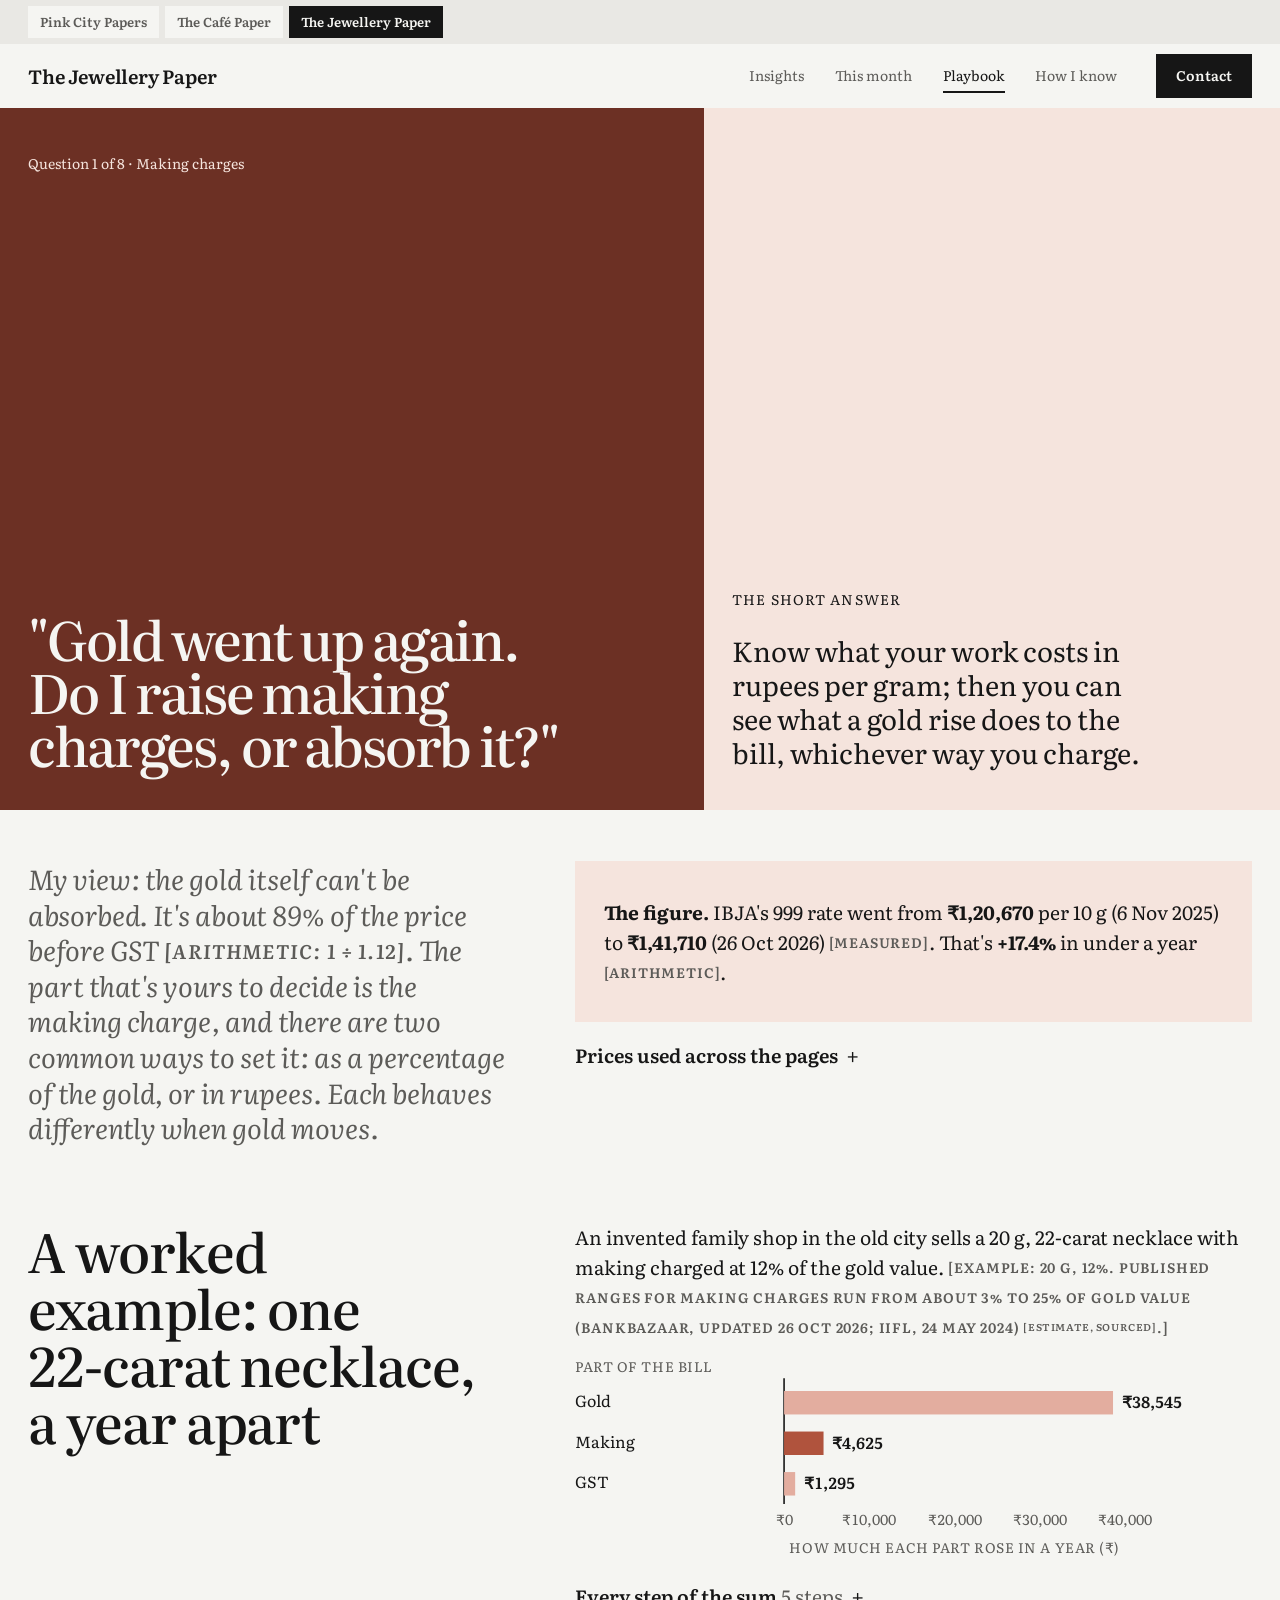
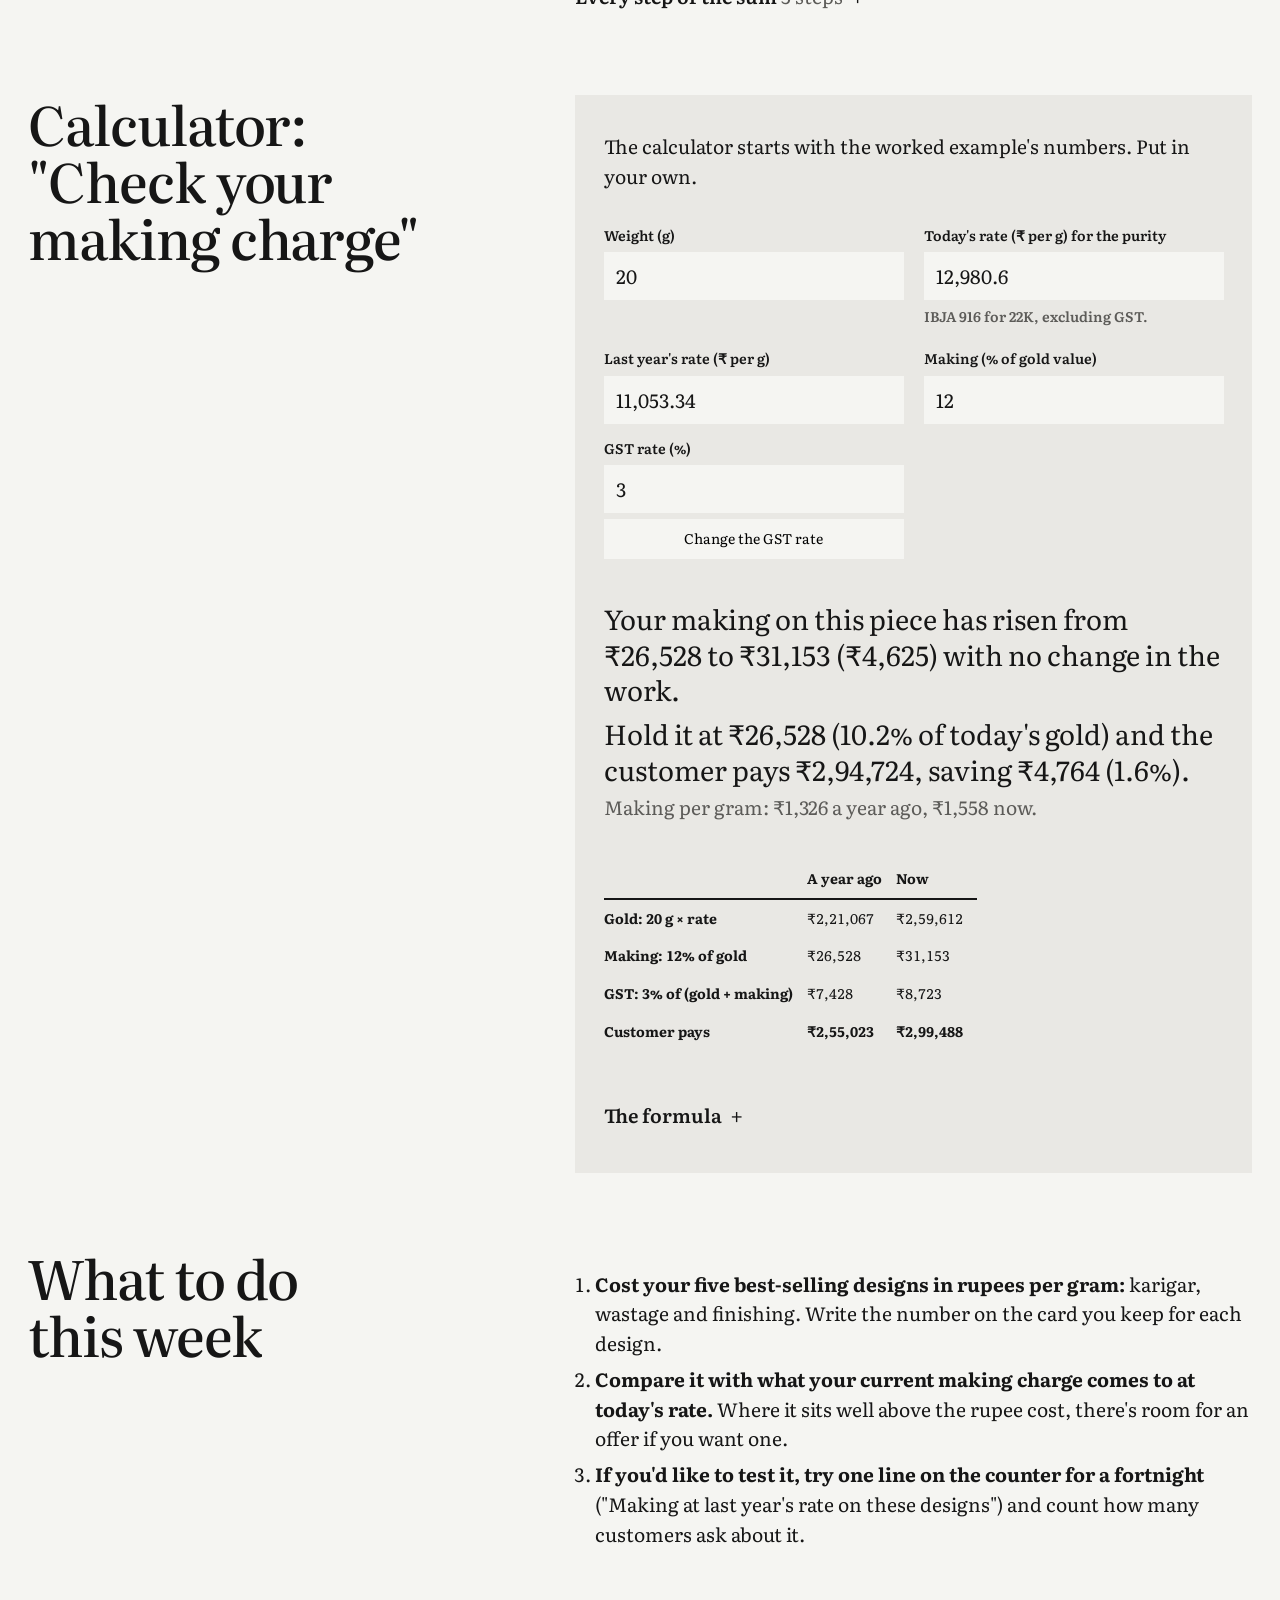
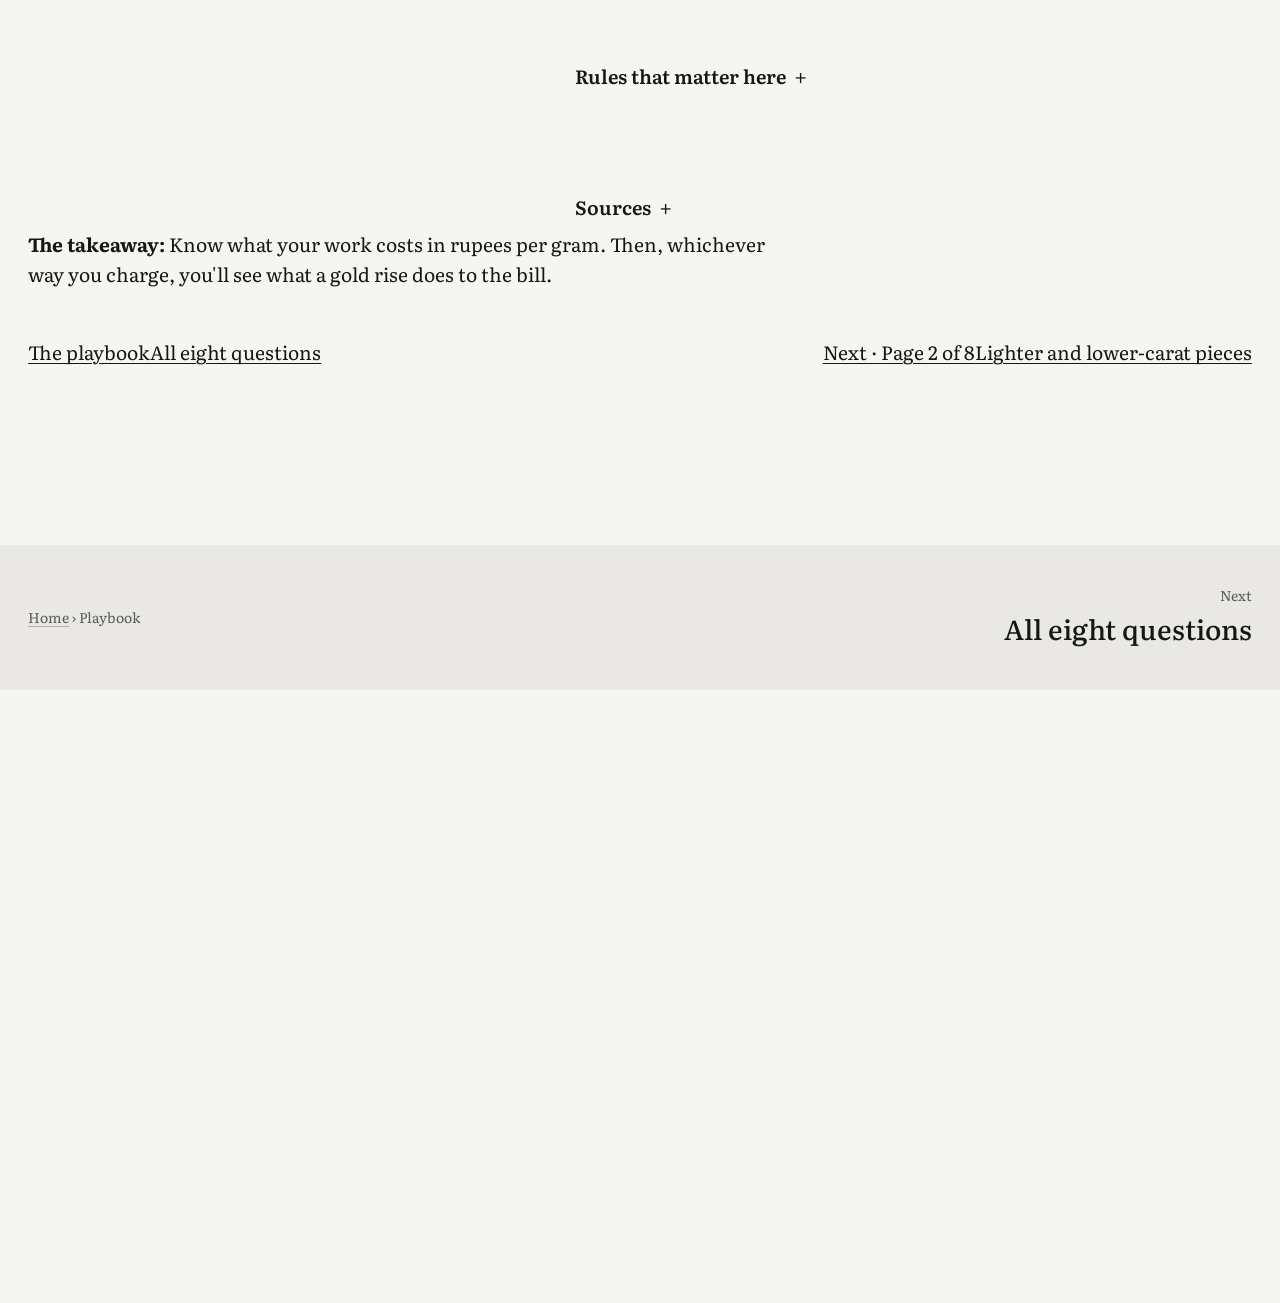
<file: playbook/making-charges/index.html>
<!doctype html>
<html lang="en-IN" data-root="../../">
<head>
<meta charset="utf-8">
<meta name="viewport" content="width=device-width, initial-scale=1">
<title>&quot;Gold went up again. Do I raise making charges, or absorb it?&quot; · The Jewellery Paper</title>
<meta name="description" content="Know what your work costs in rupees per gram; then you can see what a gold rise does to the bill, whichever way you charge.">
<meta name="color-scheme" content="light">
<meta name="theme-color" content="#f5f5f2">
<link rel="icon" href="../../favicon.svg" type="image/svg+xml">
<script>(function(d){d.classList.add("js");try{if(sessionStorage.getItem("jp-seen"))d.classList.add("seen");else sessionStorage.setItem("jp-seen","1")}catch(e){d.classList.add("seen")}setTimeout(function(){if(!window.__pulse)d.classList.remove("js","motion")},3000)})(document.documentElement)</script>
<link rel="preload" href="../../fonts/literata.woff2" as="font" type="font/woff2" crossorigin>
<link rel="stylesheet" href="../../v2.css?v=85afc70849">
<link rel="stylesheet" href="../../jewel.css?v=7b4c85038b">
<script src="../../v2.js?v=d1bdc389ef" defer></script>
<script src="../../explain.js?v=a6891411c8" defer></script>
<script src="../../js/site.js" defer></script>
<script src="../../js/playbook.js" defer></script>
</head>
<body>
<div class="loader" aria-hidden="true"><p class="ld-site"><span>The Jewellery Paper</span></p><p class="ld-page"><span style="--c:0">P</span><span style="--c:1">l</span><span style="--c:2">a</span><span style="--c:3">y</span><span style="--c:4">b</span><span style="--c:5">o</span><span style="--c:6">o</span><span style="--c:7">k</span></p><i class="ld-line"></i></div><div class="leave" aria-hidden="true"></div>
<nav class="family" aria-label="Pink City Papers sites"><a href="https://sarthakkk23.github.io/pink-city-papers/"><span class="fam-l">Pink City Papers</span><span class="fam-s">Pink City Papers</span></a><a href="https://sarthakkk23.github.io/cafe-paper/"><span class="fam-l">The Café Paper</span><span class="fam-s">Cafés</span></a><a href="../../" aria-current="true"><span class="fam-l">The Jewellery Paper</span><span class="fam-s">Jewellery</span></a></nav><header class="bar"><a class="wordmark" href="../../">The Jewellery Paper</a><nav class="bar-links" aria-label="Main"><a href="../../insights/">Insights</a><a href="../../this-month/">This month</a><a href="../../playbook/" aria-current="page">Playbook</a><a href="../../how-i-know/">How I know</a></nav><details class="menu"><summary aria-label="Open the menu">Menu</summary><nav class="menu-panel" aria-label="Main"><a href="../../">Home</a><a href="../../insights/">Insights</a><a href="../../this-month/">This month</a><a href="../../playbook/" aria-current="page">Playbook</a><a href="../../how-i-know/">How I know</a><a href="../../about/">About</a></nav></details><a class="btn" href="../../about/#contact">Contact</a></header>
<main class="main-pb">
<section class="ph" aria-labelledby="ph-h">
  <div class="ph-copy">
    <p class="ph-eyebrow">Question 1 of 8 · Making charges</p>
    <h1 id="ph-h" class="ph-h">&quot;Gold went up again. Do I raise making charges, or absorb it?&quot;</h1>
  </div>
  <div class="ph-fig"><p class="ph-k">The short answer</p><p class="ph-cap">Know what your work costs in rupees per gram; then you can see what a gold rise does to the bill, whichever way you charge.</p></div>
</section><div class="jw-pb">
  <div class="pb-intro"><p class="pb-lede">My view: the gold itself can't be absorbed. It's about 89% of the price before GST <span class="tag">[Arithmetic: 1 ÷ 1.12]</span>. The part that's yours to decide is the making charge, and there are two common ways to set it: as a percentage of the gold, or in rupees. Each behaves differently when gold moves.</p><div class="pb-body">
  <div class="figure-box">
    <p><strong>The figure.</strong> IBJA's 999 rate went from <strong>₹1,20,670</strong> per 10 g (6 Nov 2025) to <strong>₹1,41,710</strong> (26 Oct 2026) <span class="tag">[Measured]</span>. That's <strong>+17.4%</strong> in under a year <span class="tag">[Arithmetic]</span>.</p>
  </div>
  <details class="disc">
  <summary><span>Prices used across the pages</span></summary>
  <div class="disc-body">
<p>These are IBJA's published rates for 26 October 2026 (PM). IBJA says they're "without 3% GST and Making Charges" (<a href="https://ibjarates.com/" rel="noopener">ibjarates.com</a>, opened 27 Oct 2026). The calculators take today's rate as an input.</p>
<div class="tbl-wrap" tabindex="0" role="region" aria-label="Prices used across the pages">
<table class="tbl">
<thead><tr><th scope="col">Rate</th><th scope="col">Value</th><th scope="col">Label</th></tr></thead><tbody>
<tr><th scope="row">Gold 999, per 10 g</th><td data-label="Value">₹1,41,710</td><td data-label="Label">Measured (IBJA, 26 Oct 2026, PM)</td></tr>
<tr><th scope="row">Gold 916 (22K), per 10 g</th><td data-label="Value">₹1,29,806</td><td data-label="Label">Measured (IBJA, 26 Oct 2026, PM)</td></tr>
<tr><th scope="row">Gold 999, per 10 g, a year earlier</th><td data-label="Value">₹1,20,670</td><td data-label="Label">Measured (IBJA 30-day PDF, 6 Nov 2025, PM; the nearest IBJA date I could read)</td></tr>
<tr><th scope="row">Gold 916, per 10 g, a year earlier</th><td data-label="Value">₹1,10,533</td><td data-label="Label">Estimate (sourced, derived): ₹1,20,670 × today's 916/999 spread (1,29,806 ÷ 1,41,710 = 0.915997); no deliberate lean</td></tr>
<tr><th scope="row">Gold 750 (18K), per 10 g</th><td data-label="Value">₹1,06,389</td><td data-label="Label">Estimate (sourced, derived): ₹1,41,710 × 750 ÷ 999 (IBJA's own 750 rate wasn't captured). Since IBJA's real 916 sits slightly below the pure purity ratio, this probably flatters 18K's price a touch upwards, which works against the page's '18K saves money' point</td></tr>
<tr><th scope="row">Silver 999, per kg</th><td data-label="Value">₹1,94,479</td><td data-label="Label">Measured (IBJA, 26 Oct 2026, PM)</td></tr>
</tbody></table></div>
  </div>
</details>
  </div></div><section class="pb-section" aria-labelledby="a-worked-example-one-22-carat-necklace-a">
  <h2 id="a-worked-example-one-22-carat-necklace-a">A worked example: one 22-carat necklace, a year apart</h2><div class="pb-body">
  <p>An invented family shop in the old city sells a 20 g, 22-carat necklace with making charged at 12% of the gold value. <span class="tag">[Example: 20 g, 12%. Published ranges for making charges run from about 3% to 25% of gold value (BankBazaar, updated 26 Oct 2026; IIFL, 24 May 2024) <span class="tag">[Estimate, sourced]</span>.]</span></p>
  <figure class="fd-chart jw-pbchart reveal"><svg class="chart" viewBox="0 0 600 192" role="img" aria-label="Where the necklace&#x27;s rise went" preserveAspectRatio="xMidYMid meet"><text x="0" y="12" text-anchor="start" class="c-ax">Part of the bill</text><line x1="196.0" y1="18" x2="196.0" y2="136" class="c-grid c-zero"/><text x="196.0" y="156" text-anchor="middle" class="c-tick">₹0</text><line x1="276.0" y1="18" x2="276.0" y2="136" class="c-grid"/><text x="276.0" y="156" text-anchor="middle" class="c-tick">₹10,000</text><line x1="356.0" y1="18" x2="356.0" y2="136" class="c-grid"/><text x="356.0" y="156" text-anchor="middle" class="c-tick">₹20,000</text><line x1="436.0" y1="18" x2="436.0" y2="136" class="c-grid"/><text x="436.0" y="156" text-anchor="middle" class="c-tick">₹30,000</text><line x1="516.0" y1="18" x2="516.0" y2="136" class="c-grid"/><text x="516.0" y="156" text-anchor="middle" class="c-tick">₹40,000</text><text x="0" y="45" class="c-cat">Gold</text><rect class="grow" x="196.0" y="30" width="308.4" height="22" fill="var(--pink)"/><text x="512.4" y="46" text-anchor="start" class="c-strong">₹38,545</text><text x="0" y="83" class="c-cat">Making</text><rect class="grow" x="196.0" y="68" width="37.0" height="22" fill="var(--red)"/><text x="241.0" y="84" text-anchor="start" class="c-strong">₹4,625</text><text x="0" y="121" class="c-cat">GST</text><rect class="grow" x="196.0" y="106" width="10.4" height="22" fill="var(--pink)"/><text x="214.4" y="122" text-anchor="start" class="c-strong">₹1,295</text><text x="356.0" y="182" text-anchor="middle" class="c-ax">How much each part rose in a year (₹)</text></svg><svg class="chart chart-narrow" viewBox="0 0 400 246" role="img" aria-label="Where the necklace&#x27;s rise went" preserveAspectRatio="xMidYMid meet"><text x="0" y="12" text-anchor="start" class="c-ax">Part of the bill</text><line x1="0.0" y1="18" x2="0.0" y2="190" class="c-grid c-zero"/><text x="0.0" y="210" text-anchor="middle" class="c-tick">₹0</text><line x1="81.0" y1="18" x2="81.0" y2="190" class="c-grid"/><text x="81.0" y="210" text-anchor="middle" class="c-tick">₹10,000</text><line x1="162.0" y1="18" x2="162.0" y2="190" class="c-grid"/><text x="162.0" y="210" text-anchor="middle" class="c-tick">₹20,000</text><line x1="243.0" y1="18" x2="243.0" y2="190" class="c-grid"/><text x="243.0" y="210" text-anchor="middle" class="c-tick">₹30,000</text><line x1="324.0" y1="18" x2="324.0" y2="190" class="c-grid"/><text x="324.0" y="210" text-anchor="middle" class="c-tick">₹40,000</text><text x="0" y="40" class="c-cat">Gold</text><rect class="grow" x="0.0" y="48" width="312.2" height="22" fill="var(--pink)"/><text x="320.2" y="64" text-anchor="start" class="c-strong">₹38,545</text><text x="0" y="96" class="c-cat">Making</text><rect class="grow" x="0.0" y="104" width="37.5" height="22" fill="var(--red)"/><text x="45.5" y="120" text-anchor="start" class="c-strong">₹4,625</text><text x="0" y="152" class="c-cat">GST</text><rect class="grow" x="0.0" y="160" width="10.5" height="22" fill="var(--pink)"/><text x="18.5" y="176" text-anchor="start" class="c-strong">₹1,295</text><text x="162.0" y="236" text-anchor="middle" class="c-ax">How much each part rose in a year (₹)</text></svg></figure><details class="disc">
  <summary><span>Every step of the sum <span class="disc-hint">5 steps</span></span></summary>
  <div class="disc-body">
<h3 class="step-h">01 · Measured. What the gold costs.</h3>
<ul><li>A year ago: 22K at ₹1,10,533 per 10 g <span class="tag">[Estimate, see the table above]</span> → ₹11,053.3 a gram.</li><li>Now: ₹1,29,806 per 10 g <span class="tag">[Measured]</span> → ₹12,980.6 a gram.</li></ul>
<h3 class="step-h">02 · Arithmetic. The bill, then and now.</h3>
<div class="tbl-wrap" tabindex="0" role="region" aria-label="A worked example: one 22-carat necklace, a year apart">
<table class="tbl">
<thead><tr><th scope="col"></th><th scope="col">A year ago</th><th scope="col">Now</th></tr></thead><tbody>
<tr><th scope="row">Gold: 20 g × rate</th><td data-label="A year ago">₹2,21,067</td><td data-label="Now">₹2,59,612</td></tr>
<tr><th scope="row">Making: 12% of gold</th><td data-label="A year ago">₹26,528</td><td data-label="Now">₹31,153</td></tr>
<tr><th scope="row">GST: 3% of (gold + making)</th><td data-label="A year ago">₹7,428</td><td data-label="Now">₹8,723</td></tr>
<tr><th scope="row"><strong>Customer pays</strong></th><td data-label="A year ago"><strong>₹2,55,023</strong></td><td data-label="Now"><strong>₹2,99,488</strong></td></tr>
</tbody></table></div>
<p>GST is 3% of the whole value, making included, "whether the making charge is shown separately or not" (CBEC FAQ, Gems &amp; Jewellery, Q7; see Rules).</p>
<h3 class="step-h">03 · Arithmetic. Where the rise went.</h3>
<ul><li>The necklace costs ₹44,465 more <span class="tag">[Arithmetic]</span>.</li><li>₹38,545 of that is gold <span class="tag">[Arithmetic]</span>.</li><li>₹4,625 is <em>making</em>, for exactly the same work <span class="tag">[Arithmetic]</span>.</li></ul>
<p>With a percentage making charge, making moves with gold: here it rose 17.4%, the same as the gold rate, while the work on the piece stayed the same. Per gram, making went from ₹1,326 to ₹1,558 <span class="tag">[Arithmetic]</span>.</p>
<h3 class="step-h">04 · Arithmetic. The same necklace with making held in rupees.</h3>
<ul><li>Making stays at last year's ₹26,528. That's 10.2% of today's gold value <span class="tag">[Arithmetic]</span>.</li><li>The customer pays ₹2,94,724, which is ₹4,764 less, or <strong>1.6% off the bill</strong> <span class="tag">[Arithmetic]</span>.</li><li>The shop's making income is the same as last year's.</li></ul>
<h3 class="step-h">05 · Judgement. One way to look at it.</h3>
<p>My view:</p>
<ul><li>Both ways are common, and both work. A percentage is simple and familiar to customers. Rupees per gram ties the charge to the work itself.</li><li>It helps to know what making <em>covers</em> in rupees per gram: karigar, wastage, finishing, a share of the shop. With that number in hand, either method can be checked against it.</li><li>In a year when gold rises fast, the percentage method moves making up with it. That extra ₹4,625 is also the part of the bill customers most often bargain over, so some shops choose to hold making in rupees and say so: "making at last year's rate". It costs the shop nothing it was earning before.</li><li>When costs do rise (karigar wages, rent), the rupee figure can rise by that much, with a reason customers can understand.</li></ul>
  </div>
</details>
</div></section><section class="pb-section" aria-labelledby="calculator-check-your-making-charge">
  <h2 id="calculator-check-your-making-charge">Calculator: "Check your making charge"</h2><div class="pb-body">
  <div class="calc" data-calc="making-charges">
    <p class="calc-intro">The calculator starts with the worked example's numbers. Put in your own.</p>
    
<div class="fields">
  <div class="field ">
  <label for="c1-w">Weight (g)</label>
  <input type="text" inputmode="decimal" autocomplete="off" spellcheck="false" id="c1-w" data-in="w" value="20">
  
</div>
  <div class="field ">
  <label for="c1-rn">Today's rate (₹ per g) for the purity</label>
  <input type="text" inputmode="decimal" autocomplete="off" spellcheck="false" id="c1-rn" data-in="rn" value="12,980.6" aria-describedby="c1-rn-hint">
  <span class="hint" id="c1-rn-hint">IBJA 916 for 22K, excluding GST.</span>
</div>
  <div class="field ">
  <label for="c1-rt">Last year's rate (₹ per g)</label>
  <input type="text" inputmode="decimal" autocomplete="off" spellcheck="false" id="c1-rt" data-in="rt" value="11,053.34">
  
</div>
  <div class="field ">
  <label for="c1-m">Making (% of gold value)</label>
  <input type="text" inputmode="decimal" autocomplete="off" spellcheck="false" id="c1-m" data-in="m" value="12">
  
</div>
  <div class="field ">
  <label for="c1-g">GST rate (%)</label>
  <input type="text" inputmode="decimal" autocomplete="off" spellcheck="false" id="c1-g" data-in="g" value="3" readonly>
  <button type="button" class="mini-btn" data-unlock="g" aria-controls="c1-g">Change the GST rate</button><p class="note" id="c1-g-note" hidden>Check the rate with your CA before you change it.</p>
</div>
</div>
<p class="out is-quiet calc-nojs">The calculator needs JavaScript. With the example's numbers it gives:</p>
<div class="outs" aria-live="polite">
  <p class="out" data-out="rise">Your making on this piece has risen from ₹26,528 to ₹31,153 (₹4,625) with no change in the work.</p>
  <p class="out" data-out="hold">Hold it at ₹26,528 (10.2% of today's gold) and the customer pays ₹2,94,724, saving ₹4,764 (1.6%).</p>
  <p class="out is-quiet" data-out="pergram">Making per gram: ₹1,326 a year ago, ₹1,558 now.</p>
</div>
<div data-out="bill"></div>

    <details class="disc formula">
  <summary><span>The formula</span></summary>
  <div class="disc-body">
<ul><li>gold_now = w × r_now; gold_then = w × r_then</li><li>making_now = m × gold_now; making_then = m × gold_then</li><li>total_now = (gold_now + making_now) × (1 + g)</li><li>held_total = (gold_now + making_then) × (1 + g)</li><li>held_pct = making_then ÷ gold_now</li><li>saving = total_now − held_total</li></ul>
  </div>
</details>
  </div>
</div></section><section class="pb-section" aria-labelledby="what-to-do-this-week">
  <h2 id="what-to-do-this-week">What to do this week</h2><div class="pb-body">
  <ol><li><strong>Cost your five best-selling designs in rupees per gram:</strong> karigar, wastage and finishing. Write the number on the card you keep for each design.</li><li><strong>Compare it with what your current making charge comes to at today's rate.</strong> Where it sits well above the rupee cost, there's room for an offer if you want one.</li><li><strong>If you'd like to test it, try one line on the counter for a fortnight</strong> ("Making at last year's rate on these designs") and count how many customers ask about it.</li></ol>
</div></section><section class="pb-section" aria-labelledby="rules-that-matter-here">
  <h2 class="vh" id="rules-that-matter-here">Rules that matter here</h2><div class="pb-body">
  <details class="disc">
  <summary><span>Rules that matter here</span></summary>
  <div class="disc-body">
<ul><li><strong>GST:</strong> "GST is payable at the rate of 3% of the total transaction value of jewellery", whether making is shown separately or not (CBEC, <em>Sectoral Series: Gems &amp; Jewellery</em> FAQ, Q7). A registered job worker pays "5% on job charges only" (Q8). <a href="https://gstcouncil.gov.in/sites/default/files/2024-02/sectoral-fq-gems-jewellery.pdf" rel="noopener">gstcouncil.gov.in/…/sectoral-fq-gems-jewellery.pdf</a>. This is a 2017 FAQ, not a notification. The 3% rate for jewellery was kept unchanged in September 2025 (Business Standard, 4 Sep 2025). Check with your CA.</li></ul>
  </div>
</details>
</div></section><section class="pb-section" aria-labelledby="sources">
  <h2 class="vh" id="sources">Sources</h2><div class="pb-body">
  <details class="disc">
  <summary><span>Sources</span></summary>
  <div class="disc-body">
<ul><li>IBJA rates, 26 Oct 2026, and IBJA 30-day PDF (6 Nov 2025): <a href="https://ibjarates.com/" rel="noopener">ibjarates.com</a> (opened)</li><li>CBEC FAQ, Gems &amp; Jewellery (Q7, Q8): link above (opened)</li><li>Making-charge ranges: BankBazaar, <a href="https://www.bankbazaar.com/gold-rate/making-and-wastage-charges-gold-jewellery.html" rel="noopener">www.bankbazaar.com/…/making-and-wastage-charges-gold-jewellery.html</a> (updated 26 Oct 2026); IIFL, <a href="https://www.iifl.com/blogs/gold-loan/gold-making-charge-and-wastage-percentage" rel="noopener">www.iifl.com/…/gold-making-charge-and-wastage-percentage</a> (24 May 2024) (both opened)</li><li>Context: Business Today, 4 Apr 2026, on making-charge discounts and price locks (opened)</li></ul>
  </div>
</details>
</div></section>
  <div class="takeaway"><p><strong>The takeaway:</strong> Know what your work costs in rupees per gram. Then, whichever way you charge, you'll see what a gold rise does to the bill.</p></div>
  <nav class="pager" aria-label="Playbook pages"><a class="prev" href="../"><span class="dir">The playbook</span>All eight questions</a><a class="next" href="../lighter-pieces/"><span class="dir">Next · Page 2 of 8</span>Lighter and lower-carat pieces</a></nav>
</div>
<nav class="trail" aria-label="Next page"><p class="tr-where"><a href="../../">Home</a> › <span>Playbook</span></p><a class="tr-next" href="../../playbook/"><span>Next</span>All eight questions</a></nav>
</main>
<footer class="foot">
  <a class="foot-name" href="../../">The Jewellery Paper</a>
  <div class="ft-cols"><div><p class="ft-h">Explore</p><a href="../../insights/">Insights</a><a href="../../this-month/">This month</a><a href="../../playbook/">Playbook</a></div><div><p class="ft-h">Learn</p><a href="../../how-i-know/">How I know</a><a href="../../about/">About</a><a href="../../figures.json">Download the figures</a></div><div><p class="ft-h">Also from Pink City Papers</p><a href="https://sarthakkk23.github.io/pink-city-papers/">Pink City Papers</a><a href="https://sarthakkk23.github.io/cafe-paper/">The Café Paper</a><a href="&#109;&#97;&#105;&#108;&#116;&#111;&#58;&#115;&#97;&#114;&#116;&#104;&#97;&#107;&#111;&#98;&#101;&#114;&#111;&#105;&#49;&#50;&#64;&#103;&#109;&#97;&#105;&#108;&#46;&#99;&#111;&#109;&#63;&#115;&#117;&#98;&#106;&#101;&#99;&#116;&#61;&#84;&#104;&#101;&#32;&#74;&#101;&#119;&#101;&#108;&#108;&#101;&#114;&#121;&#32;&#80;&#97;&#112;&#101;&#114;">Email</a><a href="https://www.linkedin.com/in/sarthak-oberoi-analyst/">LinkedIn</a></div></div>
  <p>Photographs on Unsplash by <a href="https://unsplash.com/photos/cFSYBkneAp0" rel="noopener" target="_blank">Johan Mouchet</a>; <a href="https://unsplash.com/photos/jYVvmAi4u8c" rel="noopener" target="_blank">Sabrianna</a>; <a href="https://unsplash.com/photos/6WTcS_rECpA" rel="noopener" target="_blank">Laura Lezman</a>. Typeface: Literata (SIL Open Font Licence). Independent research: nothing here is for sale, and no business pays to appear.</p>
  <p>Figures as of 11 November 2026 · monthly figures from November 2026</p>
</footer>
</body>
</html>
</file>
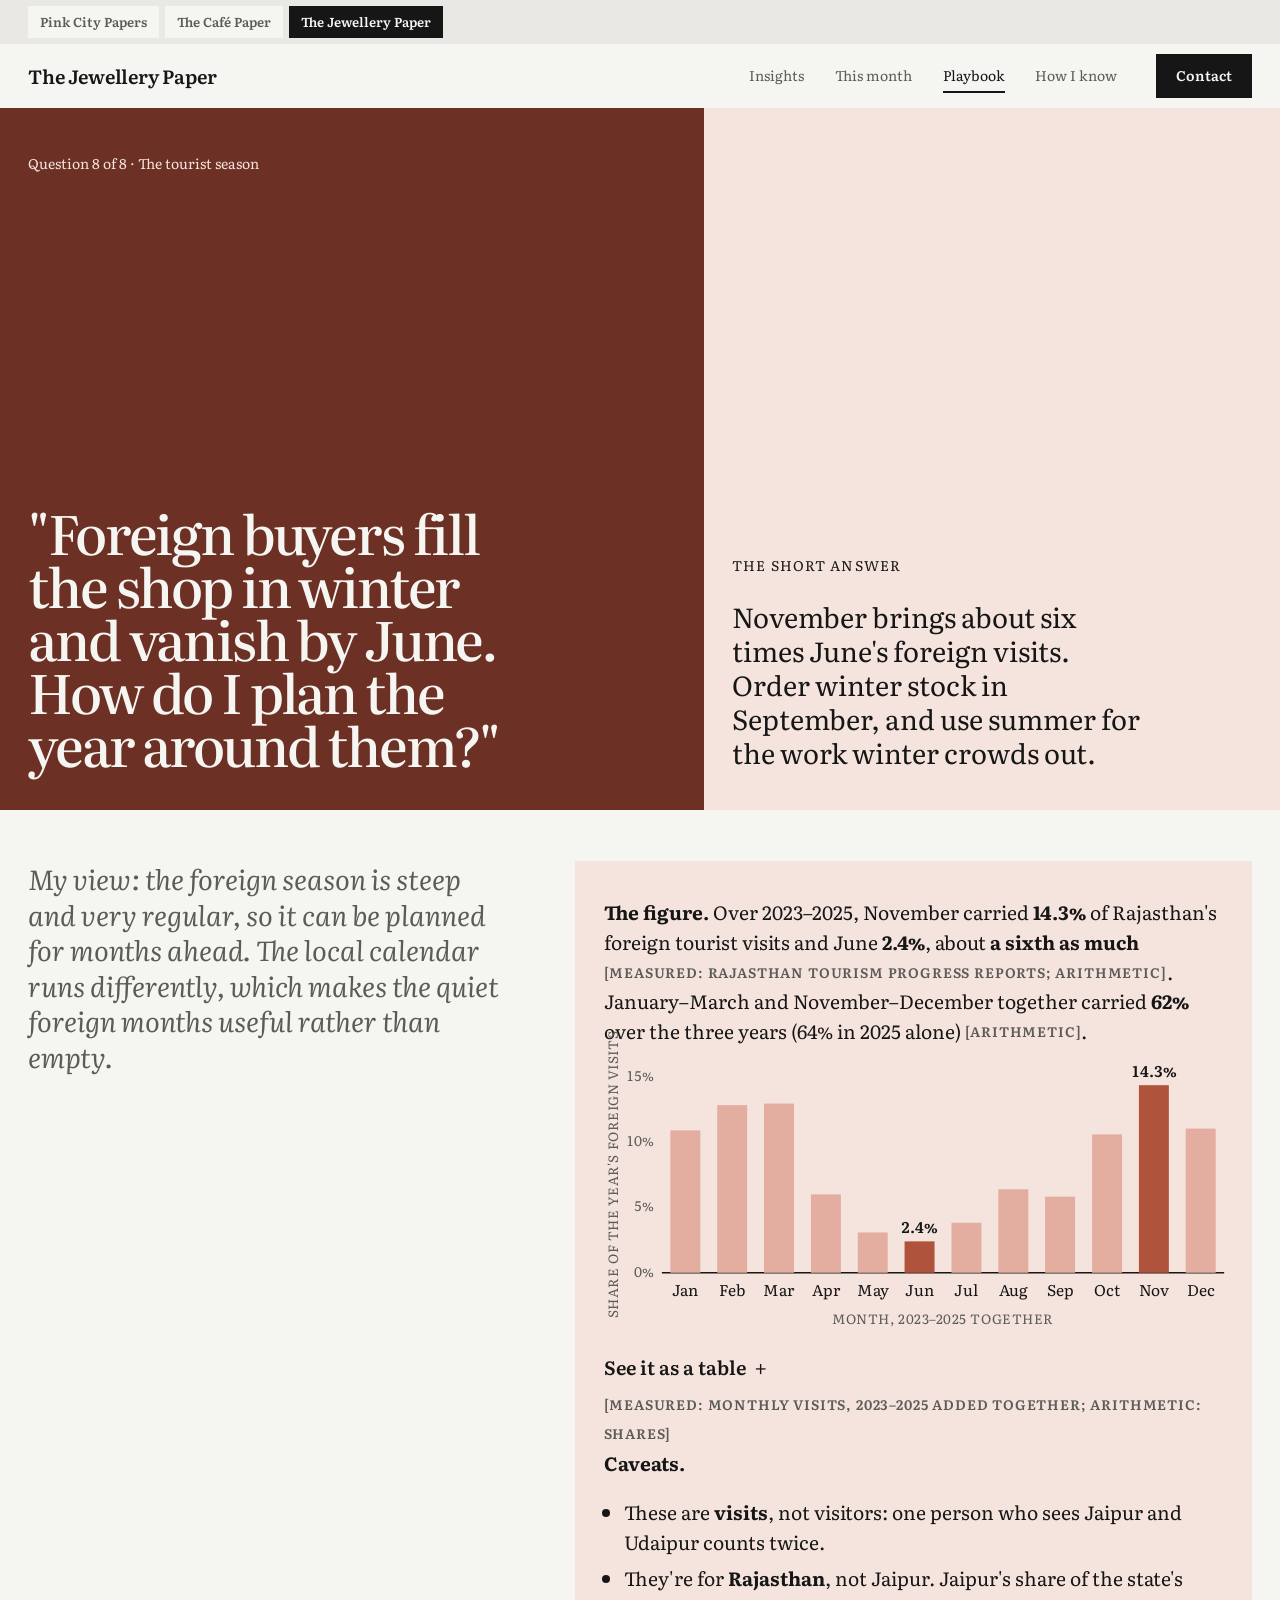
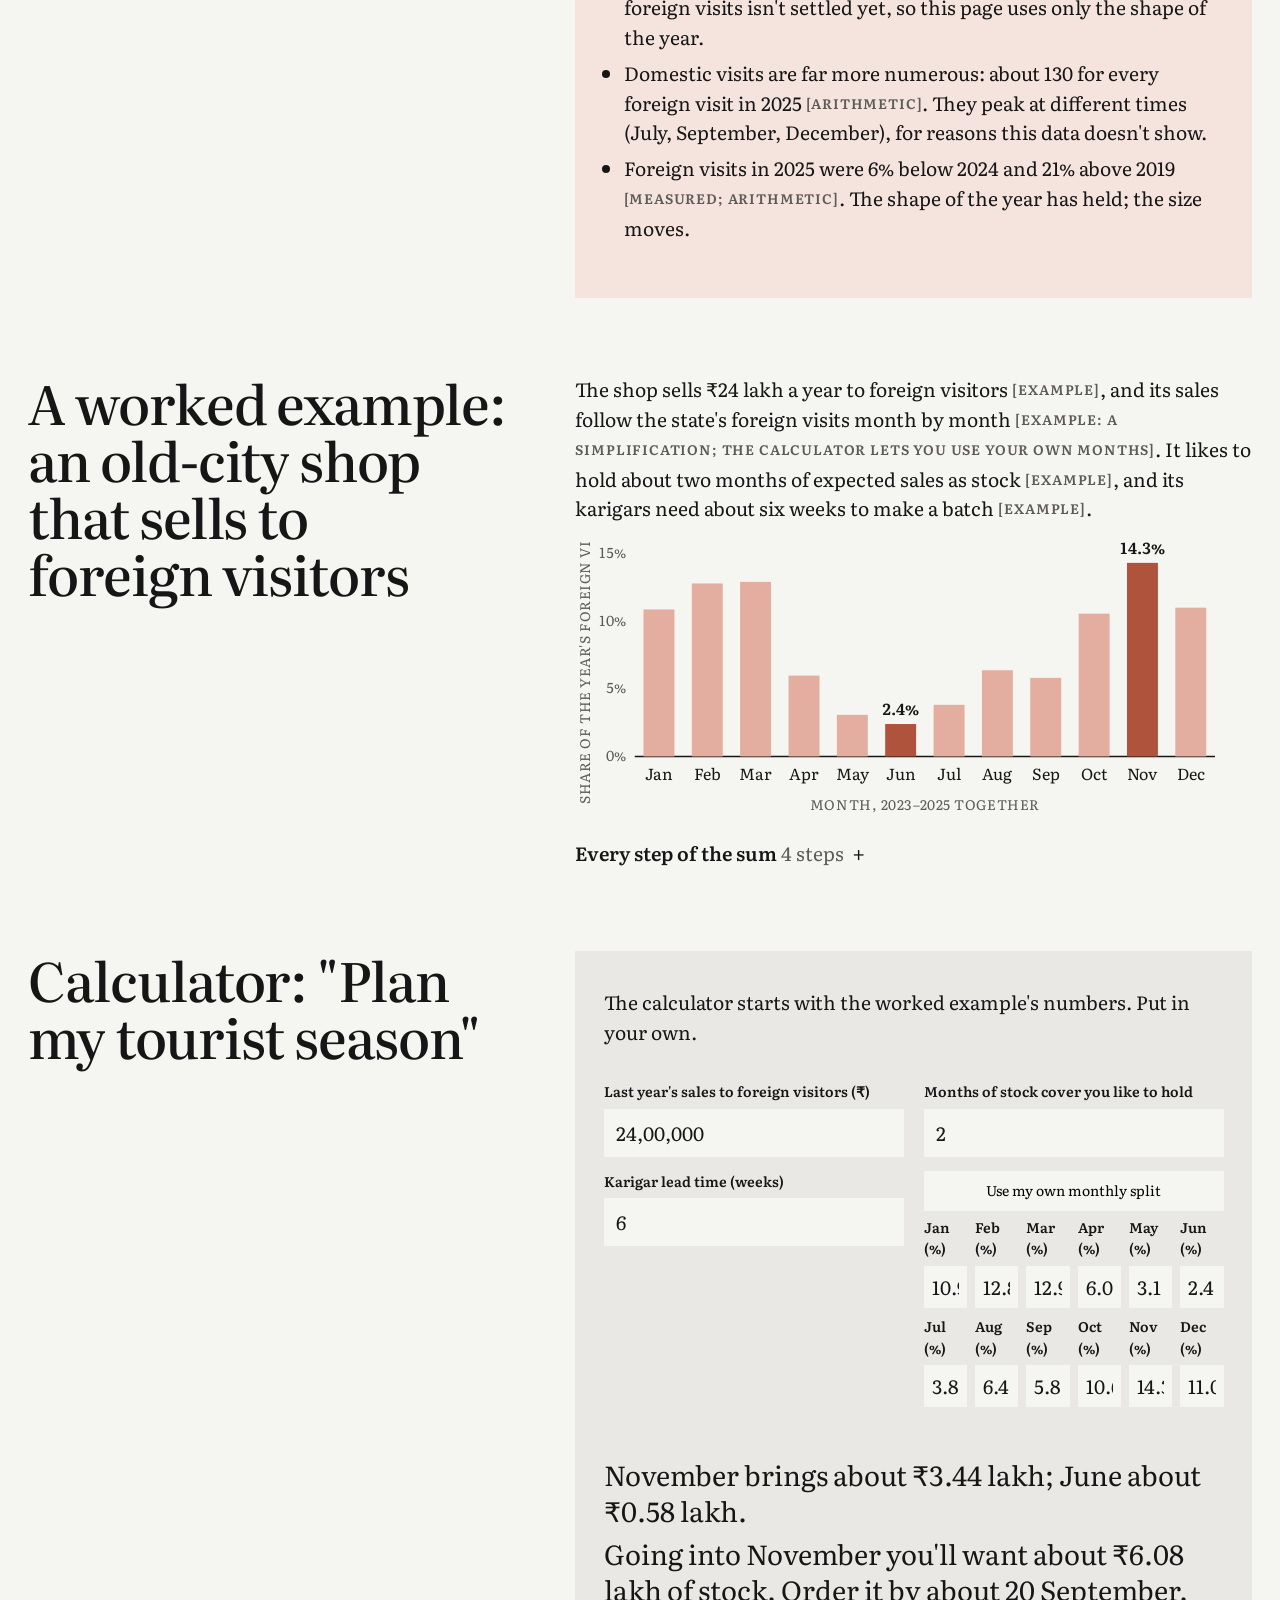
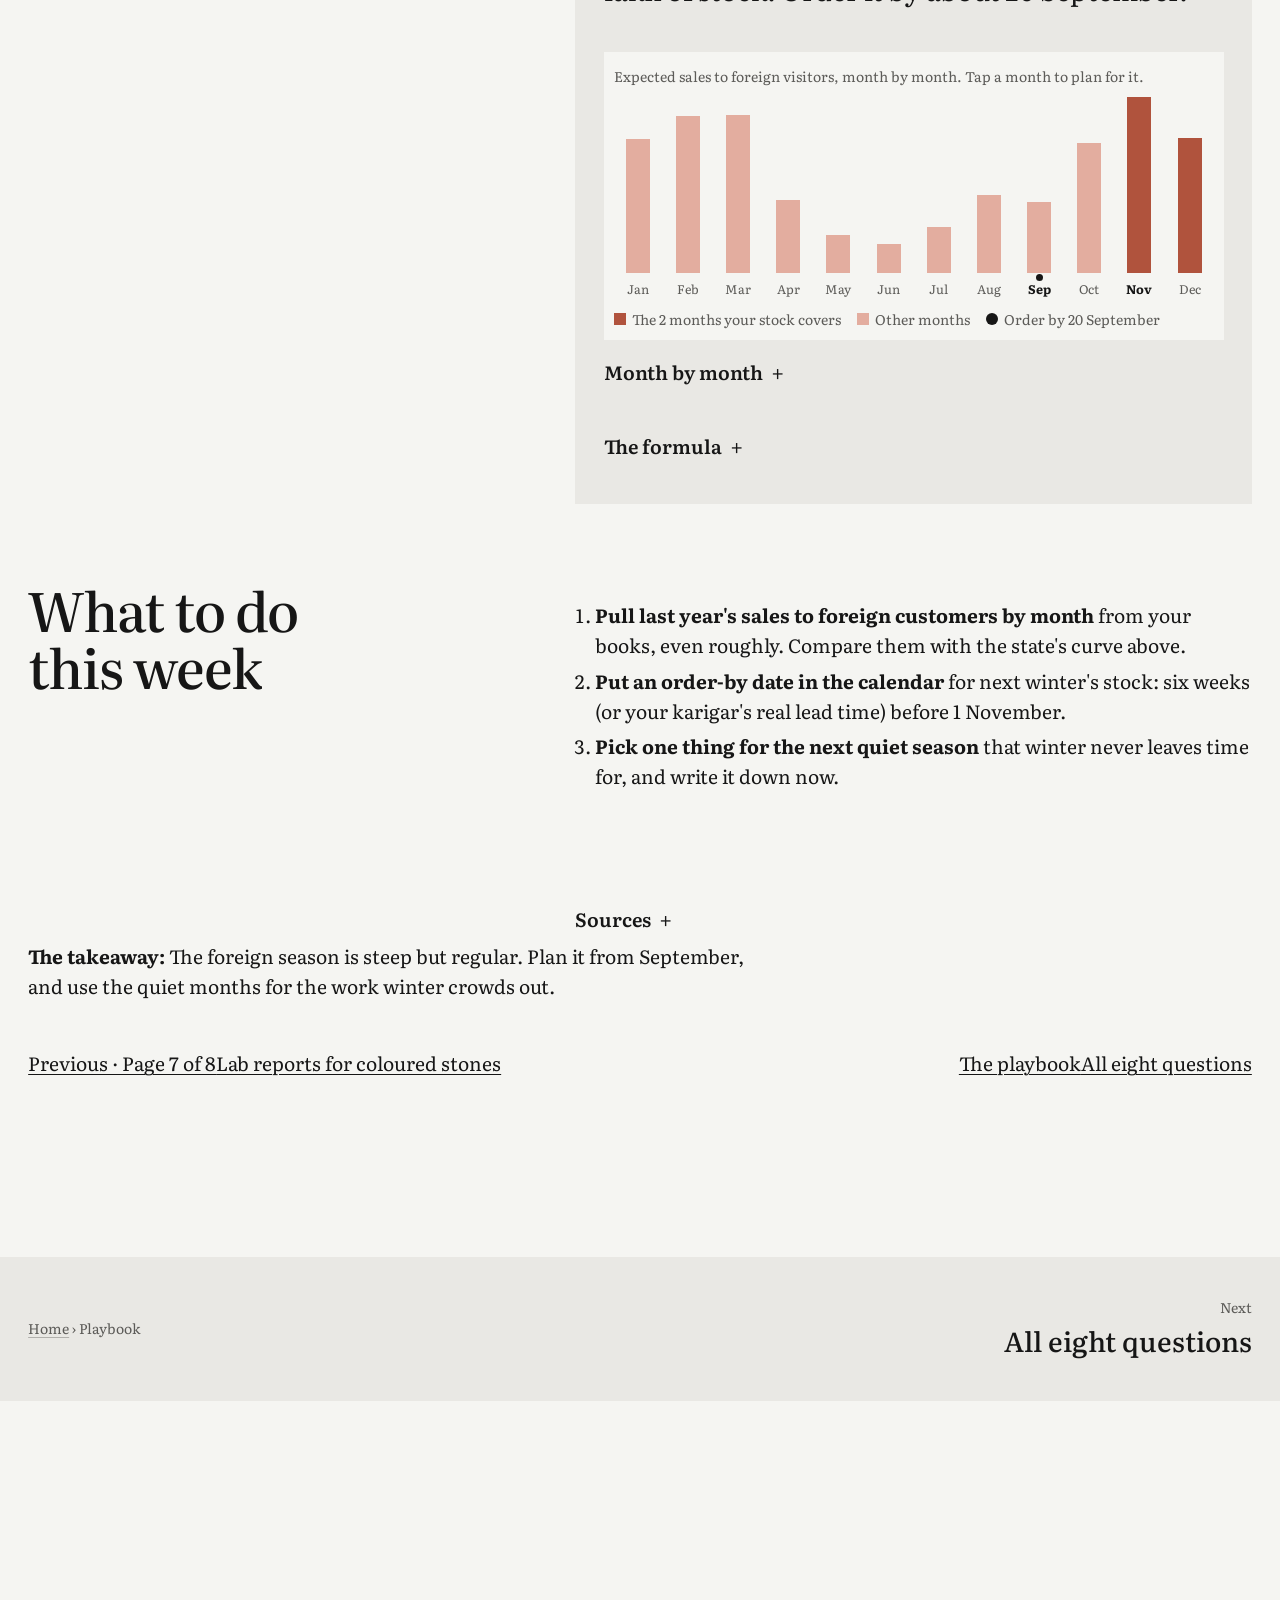
<file: playbook/tourist-season/index.html>
<!doctype html>
<html lang="en-IN" data-root="../../">
<head>
<meta charset="utf-8">
<meta name="viewport" content="width=device-width, initial-scale=1">
<title>&quot;Foreign buyers fill the shop in winter and vanish by June. How do I plan the year around them?&quot; · The Jewellery Paper</title>
<meta name="description" content="November brings about six times June&#x27;s foreign visits. Order winter stock in September, and use summer for the work winter crowds out.">
<meta name="color-scheme" content="light">
<meta name="theme-color" content="#f5f5f2">
<link rel="icon" href="../../favicon.svg" type="image/svg+xml">
<script>(function(d){d.classList.add("js");try{if(sessionStorage.getItem("jp-seen"))d.classList.add("seen");else sessionStorage.setItem("jp-seen","1")}catch(e){d.classList.add("seen")}setTimeout(function(){if(!window.__pulse)d.classList.remove("js","motion")},3000)})(document.documentElement)</script>
<link rel="preload" href="../../fonts/literata.woff2" as="font" type="font/woff2" crossorigin>
<link rel="stylesheet" href="../../v2.css?v=85afc70849">
<link rel="stylesheet" href="../../jewel.css?v=7b4c85038b">
<script src="../../v2.js?v=d1bdc389ef" defer></script>
<script src="../../explain.js?v=a6891411c8" defer></script>
<script src="../../js/site.js" defer></script>
<script src="../../js/playbook.js" defer></script>
</head>
<body>
<div class="loader" aria-hidden="true"><p class="ld-site"><span>The Jewellery Paper</span></p><p class="ld-page"><span style="--c:0">P</span><span style="--c:1">l</span><span style="--c:2">a</span><span style="--c:3">y</span><span style="--c:4">b</span><span style="--c:5">o</span><span style="--c:6">o</span><span style="--c:7">k</span></p><i class="ld-line"></i></div><div class="leave" aria-hidden="true"></div>
<nav class="family" aria-label="Pink City Papers sites"><a href="https://sarthakkk23.github.io/pink-city-papers/"><span class="fam-l">Pink City Papers</span><span class="fam-s">Pink City Papers</span></a><a href="https://sarthakkk23.github.io/cafe-paper/"><span class="fam-l">The Café Paper</span><span class="fam-s">Cafés</span></a><a href="../../" aria-current="true"><span class="fam-l">The Jewellery Paper</span><span class="fam-s">Jewellery</span></a></nav><header class="bar"><a class="wordmark" href="../../">The Jewellery Paper</a><nav class="bar-links" aria-label="Main"><a href="../../insights/">Insights</a><a href="../../this-month/">This month</a><a href="../../playbook/" aria-current="page">Playbook</a><a href="../../how-i-know/">How I know</a></nav><details class="menu"><summary aria-label="Open the menu">Menu</summary><nav class="menu-panel" aria-label="Main"><a href="../../">Home</a><a href="../../insights/">Insights</a><a href="../../this-month/">This month</a><a href="../../playbook/" aria-current="page">Playbook</a><a href="../../how-i-know/">How I know</a><a href="../../about/">About</a></nav></details><a class="btn" href="../../about/#contact">Contact</a></header>
<main class="main-pb">
<section class="ph" aria-labelledby="ph-h">
  <div class="ph-copy">
    <p class="ph-eyebrow">Question 8 of 8 · The tourist season</p>
    <h1 id="ph-h" class="ph-h">&quot;Foreign buyers fill the shop in winter and vanish by June. How do I plan the year around them?&quot;</h1>
  </div>
  <div class="ph-fig"><p class="ph-k">The short answer</p><p class="ph-cap">November brings about six times June&#x27;s foreign visits. Order winter stock in September, and use summer for the work winter crowds out.</p></div>
</section><div class="jw-pb">
  <div class="pb-intro"><p class="pb-lede">My view: the foreign season is steep and very regular, so it can be planned for months ahead. The local calendar runs differently, which makes the quiet foreign months useful rather than empty.</p><div class="pb-body">
  <div class="figure-box">
    <p><strong>The figure.</strong> Over 2023–2025, November carried <strong>14.3%</strong> of Rajasthan's foreign tourist visits and June <strong>2.4%</strong>, about <strong>a sixth as much</strong> <span class="tag">[Measured: Rajasthan Tourism progress reports; Arithmetic]</span>. January–March and November–December together carried <strong>62%</strong> over the three years (64% in 2025 alone) <span class="tag">[Arithmetic]</span>.</p>
<figure class="fd-chart jw-pbchart"><svg class="chart" viewBox="0 0 600 262" role="img" aria-label="Share of Rajasthan&#x27;s foreign visits by month, 2023–2025" preserveAspectRatio="xMidYMid meet"><line x1="56" y1="202.0" x2="600" y2="202.0" class="c-grid c-zero"/><text x="48" y="206.0" text-anchor="end" class="c-tick">0%</text><line x1="56" y1="138.7" x2="600" y2="138.7" class="c-grid"/><text x="48" y="142.7" text-anchor="end" class="c-tick">5%</text><line x1="56" y1="75.3" x2="600" y2="75.3" class="c-grid"/><text x="48" y="79.3" text-anchor="end" class="c-tick">10%</text><line x1="56" y1="12.0" x2="600" y2="12.0" class="c-grid"/><text x="48" y="16.0" text-anchor="end" class="c-tick">15%</text><rect class="grow-y" x="64.2" y="64.2" width="29.0" height="137.8" fill="var(--pink)"><title>Jan: 10.9%</title></rect><text x="78.7" y="224" text-anchor="middle" class="c-cat">Jan</text><rect class="grow-y" x="109.5" y="39.8" width="29.0" height="162.2" fill="var(--pink)"><title>Feb: 12.8%</title></rect><text x="124.0" y="224" text-anchor="middle" class="c-cat">Feb</text><rect class="grow-y" x="154.8" y="38.3" width="29.0" height="163.7" fill="var(--pink)"><title>Mar: 12.9%</title></rect><text x="169.3" y="224" text-anchor="middle" class="c-cat">Mar</text><rect class="grow-y" x="200.2" y="126.2" width="29.0" height="75.8" fill="var(--pink)"><title>Apr: 6.0%</title></rect><text x="214.7" y="224" text-anchor="middle" class="c-cat">Apr</text><rect class="grow-y" x="245.5" y="163.0" width="29.0" height="39.0" fill="var(--pink)"><title>May: 3.1%</title></rect><text x="260.0" y="224" text-anchor="middle" class="c-cat">May</text><rect class="grow-y" x="290.8" y="171.6" width="29.0" height="30.4" fill="var(--red)"><title>Jun: 2.4%</title></rect><text x="305.3" y="163.6" text-anchor="middle" class="c-strong">2.4%</text><text x="305.3" y="224" text-anchor="middle" class="c-cat">Jun</text><rect class="grow-y" x="336.2" y="153.6" width="29.0" height="48.4" fill="var(--pink)"><title>Jul: 3.8%</title></rect><text x="350.7" y="224" text-anchor="middle" class="c-cat">Jul</text><rect class="grow-y" x="381.5" y="121.2" width="29.0" height="80.8" fill="var(--pink)"><title>Aug: 6.4%</title></rect><text x="396.0" y="224" text-anchor="middle" class="c-cat">Aug</text><rect class="grow-y" x="426.8" y="128.3" width="29.0" height="73.7" fill="var(--pink)"><title>Sep: 5.8%</title></rect><text x="441.3" y="224" text-anchor="middle" class="c-cat">Sep</text><rect class="grow-y" x="472.2" y="68.1" width="29.0" height="133.9" fill="var(--pink)"><title>Oct: 10.6%</title></rect><text x="486.7" y="224" text-anchor="middle" class="c-cat">Oct</text><rect class="grow-y" x="517.5" y="20.5" width="29.0" height="181.5" fill="var(--red)"><title>Nov: 14.3%</title></rect><text x="532.0" y="12.5" text-anchor="middle" class="c-strong">14.3%</text><text x="532.0" y="224" text-anchor="middle" class="c-cat">Nov</text><rect class="grow-y" x="562.8" y="62.5" width="29.0" height="139.5" fill="var(--pink)"><title>Dec: 11.0%</title></rect><text x="577.3" y="224" text-anchor="middle" class="c-cat">Dec</text><text x="14" y="107.0" text-anchor="middle" class="c-ax" transform="rotate(-90 14 107.0)">Share of the year&#x27;s foreign visits</text><text x="328.0" y="252" text-anchor="middle" class="c-ax">Month, 2023–2025 together</text></svg><svg class="chart chart-narrow" viewBox="0 0 400 262" role="img" aria-label="Share of Rajasthan&#x27;s foreign visits by month, 2023–2025" preserveAspectRatio="xMidYMid meet"><line x1="56" y1="202.0" x2="400" y2="202.0" class="c-grid c-zero"/><text x="48" y="206.0" text-anchor="end" class="c-tick">0%</text><line x1="56" y1="138.7" x2="400" y2="138.7" class="c-grid"/><text x="48" y="142.7" text-anchor="end" class="c-tick">5%</text><line x1="56" y1="75.3" x2="400" y2="75.3" class="c-grid"/><text x="48" y="79.3" text-anchor="end" class="c-tick">10%</text><line x1="56" y1="12.0" x2="400" y2="12.0" class="c-grid"/><text x="48" y="16.0" text-anchor="end" class="c-tick">15%</text><rect class="grow-y" x="61.2" y="64.2" width="18.3" height="137.8" fill="var(--pink)"><title>Jan: 10.9%</title></rect><text x="70.3" y="224" text-anchor="middle" class="c-cat">J</text><rect class="grow-y" x="89.8" y="39.8" width="18.3" height="162.2" fill="var(--pink)"><title>Feb: 12.8%</title></rect><text x="99.0" y="224" text-anchor="middle" class="c-cat">F</text><rect class="grow-y" x="118.5" y="38.3" width="18.3" height="163.7" fill="var(--pink)"><title>Mar: 12.9%</title></rect><text x="127.7" y="224" text-anchor="middle" class="c-cat">M</text><rect class="grow-y" x="147.2" y="126.2" width="18.3" height="75.8" fill="var(--pink)"><title>Apr: 6.0%</title></rect><text x="156.3" y="224" text-anchor="middle" class="c-cat">A</text><rect class="grow-y" x="175.8" y="163.0" width="18.3" height="39.0" fill="var(--pink)"><title>May: 3.1%</title></rect><text x="185.0" y="224" text-anchor="middle" class="c-cat">M</text><rect class="grow-y" x="204.5" y="171.6" width="18.3" height="30.4" fill="var(--red)"><title>Jun: 2.4%</title></rect><text x="213.7" y="163.6" text-anchor="middle" class="c-strong">2.4%</text><text x="213.7" y="224" text-anchor="middle" class="c-cat">J</text><rect class="grow-y" x="233.2" y="153.6" width="18.3" height="48.4" fill="var(--pink)"><title>Jul: 3.8%</title></rect><text x="242.3" y="224" text-anchor="middle" class="c-cat">J</text><rect class="grow-y" x="261.8" y="121.2" width="18.3" height="80.8" fill="var(--pink)"><title>Aug: 6.4%</title></rect><text x="271.0" y="224" text-anchor="middle" class="c-cat">A</text><rect class="grow-y" x="290.5" y="128.3" width="18.3" height="73.7" fill="var(--pink)"><title>Sep: 5.8%</title></rect><text x="299.7" y="224" text-anchor="middle" class="c-cat">S</text><rect class="grow-y" x="319.2" y="68.1" width="18.3" height="133.9" fill="var(--pink)"><title>Oct: 10.6%</title></rect><text x="328.3" y="224" text-anchor="middle" class="c-cat">O</text><rect class="grow-y" x="347.8" y="20.5" width="18.3" height="181.5" fill="var(--red)"><title>Nov: 14.3%</title></rect><text x="357.0" y="12.5" text-anchor="middle" class="c-strong">14.3%</text><text x="357.0" y="224" text-anchor="middle" class="c-cat">N</text><rect class="grow-y" x="376.5" y="62.5" width="18.3" height="139.5" fill="var(--pink)"><title>Dec: 11.0%</title></rect><text x="385.7" y="224" text-anchor="middle" class="c-cat">D</text><text x="14" y="107.0" text-anchor="middle" class="c-ax" transform="rotate(-90 14 107.0)">Share of the year&#x27;s foreign visits</text><text x="228.0" y="252" text-anchor="middle" class="c-ax">Month, 2023–2025 together</text></svg></figure><details class="disc"><summary><span>See it as a table</span></summary><div class="disc-body"><div class="tbl-wrap" tabindex="0" role="region" aria-label="The figure">
<table class="tbl tbl--months">
<thead><tr><th scope="col">Month</th><th scope="col">Jan</th><th scope="col">Feb</th><th scope="col">Mar</th><th scope="col">Apr</th><th scope="col">May</th><th scope="col">Jun</th><th scope="col">Jul</th><th scope="col">Aug</th><th scope="col">Sep</th><th scope="col">Oct</th><th scope="col">Nov</th><th scope="col">Dec</th></tr></thead><tbody>
<tr><th scope="row">Foreign visits, share of the year (%)</th><td data-label="Jan">10.9</td><td data-label="Feb">12.8</td><td data-label="Mar">12.9</td><td data-label="Apr">6.0</td><td data-label="May">3.1</td><td data-label="Jun">2.4</td><td data-label="Jul">3.8</td><td data-label="Aug">6.4</td><td data-label="Sep">5.8</td><td data-label="Oct">10.6</td><td data-label="Nov">14.3</td><td data-label="Dec">11.0</td></tr>
<tr><th scope="row">Domestic visits, share of the year (%)</th><td data-label="Jan">5.9</td><td data-label="Feb">6.2</td><td data-label="Mar">8.8</td><td data-label="Apr">8.8</td><td data-label="May">4.9</td><td data-label="Jun">5.6</td><td data-label="Jul">10.8</td><td data-label="Aug">8.9</td><td data-label="Sep">10.4</td><td data-label="Oct">8.6</td><td data-label="Nov">9.8</td><td data-label="Dec">11.3</td></tr>
</tbody></table></div></div></details>
<p><span class="tag">[Measured: monthly visits, 2023–2025 added together; Arithmetic: shares]</span></p>
<p><strong>Caveats.</strong></p>
<ul><li>These are <strong>visits</strong>, not visitors: one person who sees Jaipur and Udaipur counts twice.</li><li>They're for <strong>Rajasthan</strong>, not Jaipur. Jaipur's share of the state's foreign visits isn't settled yet, so this page uses only the shape of the year.</li><li>Domestic visits are far more numerous: about 130 for every foreign visit in 2025 <span class="tag">[Arithmetic]</span>. They peak at different times (July, September, December), for reasons this data doesn't show.</li><li>Foreign visits in 2025 were 6% below 2024 and 21% above 2019 <span class="tag">[Measured; Arithmetic]</span>. The shape of the year has held; the size moves.</li></ul>
  </div>
  
  </div></div><section class="pb-section" aria-labelledby="a-worked-example-an-old-city-shop-that-s">
  <h2 id="a-worked-example-an-old-city-shop-that-s">A worked example: an old-city shop that sells to foreign visitors</h2><div class="pb-body">
  <p>The shop sells ₹24 lakh a year to foreign visitors <span class="tag">[Example]</span>, and its sales follow the state's foreign visits month by month <span class="tag">[Example: a simplification; the calculator lets you use your own months]</span>. It likes to hold about two months of expected sales as stock <span class="tag">[Example]</span>, and its karigars need about six weeks to make a batch <span class="tag">[Example]</span>.</p>
  <figure class="fd-chart jw-pbchart reveal"><svg class="chart" viewBox="0 0 600 262" role="img" aria-label="Share of Rajasthan&#x27;s foreign visits by month, 2023–2025" preserveAspectRatio="xMidYMid meet"><line x1="56" y1="202.0" x2="600" y2="202.0" class="c-grid c-zero"/><text x="48" y="206.0" text-anchor="end" class="c-tick">0%</text><line x1="56" y1="138.7" x2="600" y2="138.7" class="c-grid"/><text x="48" y="142.7" text-anchor="end" class="c-tick">5%</text><line x1="56" y1="75.3" x2="600" y2="75.3" class="c-grid"/><text x="48" y="79.3" text-anchor="end" class="c-tick">10%</text><line x1="56" y1="12.0" x2="600" y2="12.0" class="c-grid"/><text x="48" y="16.0" text-anchor="end" class="c-tick">15%</text><rect class="grow-y" x="64.2" y="64.2" width="29.0" height="137.8" fill="var(--pink)"><title>Jan: 10.9%</title></rect><text x="78.7" y="224" text-anchor="middle" class="c-cat">Jan</text><rect class="grow-y" x="109.5" y="39.8" width="29.0" height="162.2" fill="var(--pink)"><title>Feb: 12.8%</title></rect><text x="124.0" y="224" text-anchor="middle" class="c-cat">Feb</text><rect class="grow-y" x="154.8" y="38.3" width="29.0" height="163.7" fill="var(--pink)"><title>Mar: 12.9%</title></rect><text x="169.3" y="224" text-anchor="middle" class="c-cat">Mar</text><rect class="grow-y" x="200.2" y="126.2" width="29.0" height="75.8" fill="var(--pink)"><title>Apr: 6.0%</title></rect><text x="214.7" y="224" text-anchor="middle" class="c-cat">Apr</text><rect class="grow-y" x="245.5" y="163.0" width="29.0" height="39.0" fill="var(--pink)"><title>May: 3.1%</title></rect><text x="260.0" y="224" text-anchor="middle" class="c-cat">May</text><rect class="grow-y" x="290.8" y="171.6" width="29.0" height="30.4" fill="var(--red)"><title>Jun: 2.4%</title></rect><text x="305.3" y="163.6" text-anchor="middle" class="c-strong">2.4%</text><text x="305.3" y="224" text-anchor="middle" class="c-cat">Jun</text><rect class="grow-y" x="336.2" y="153.6" width="29.0" height="48.4" fill="var(--pink)"><title>Jul: 3.8%</title></rect><text x="350.7" y="224" text-anchor="middle" class="c-cat">Jul</text><rect class="grow-y" x="381.5" y="121.2" width="29.0" height="80.8" fill="var(--pink)"><title>Aug: 6.4%</title></rect><text x="396.0" y="224" text-anchor="middle" class="c-cat">Aug</text><rect class="grow-y" x="426.8" y="128.3" width="29.0" height="73.7" fill="var(--pink)"><title>Sep: 5.8%</title></rect><text x="441.3" y="224" text-anchor="middle" class="c-cat">Sep</text><rect class="grow-y" x="472.2" y="68.1" width="29.0" height="133.9" fill="var(--pink)"><title>Oct: 10.6%</title></rect><text x="486.7" y="224" text-anchor="middle" class="c-cat">Oct</text><rect class="grow-y" x="517.5" y="20.5" width="29.0" height="181.5" fill="var(--red)"><title>Nov: 14.3%</title></rect><text x="532.0" y="12.5" text-anchor="middle" class="c-strong">14.3%</text><text x="532.0" y="224" text-anchor="middle" class="c-cat">Nov</text><rect class="grow-y" x="562.8" y="62.5" width="29.0" height="139.5" fill="var(--pink)"><title>Dec: 11.0%</title></rect><text x="577.3" y="224" text-anchor="middle" class="c-cat">Dec</text><text x="14" y="107.0" text-anchor="middle" class="c-ax" transform="rotate(-90 14 107.0)">Share of the year&#x27;s foreign visits</text><text x="328.0" y="252" text-anchor="middle" class="c-ax">Month, 2023–2025 together</text></svg><svg class="chart chart-narrow" viewBox="0 0 400 262" role="img" aria-label="Share of Rajasthan&#x27;s foreign visits by month, 2023–2025" preserveAspectRatio="xMidYMid meet"><line x1="56" y1="202.0" x2="400" y2="202.0" class="c-grid c-zero"/><text x="48" y="206.0" text-anchor="end" class="c-tick">0%</text><line x1="56" y1="138.7" x2="400" y2="138.7" class="c-grid"/><text x="48" y="142.7" text-anchor="end" class="c-tick">5%</text><line x1="56" y1="75.3" x2="400" y2="75.3" class="c-grid"/><text x="48" y="79.3" text-anchor="end" class="c-tick">10%</text><line x1="56" y1="12.0" x2="400" y2="12.0" class="c-grid"/><text x="48" y="16.0" text-anchor="end" class="c-tick">15%</text><rect class="grow-y" x="61.2" y="64.2" width="18.3" height="137.8" fill="var(--pink)"><title>Jan: 10.9%</title></rect><text x="70.3" y="224" text-anchor="middle" class="c-cat">J</text><rect class="grow-y" x="89.8" y="39.8" width="18.3" height="162.2" fill="var(--pink)"><title>Feb: 12.8%</title></rect><text x="99.0" y="224" text-anchor="middle" class="c-cat">F</text><rect class="grow-y" x="118.5" y="38.3" width="18.3" height="163.7" fill="var(--pink)"><title>Mar: 12.9%</title></rect><text x="127.7" y="224" text-anchor="middle" class="c-cat">M</text><rect class="grow-y" x="147.2" y="126.2" width="18.3" height="75.8" fill="var(--pink)"><title>Apr: 6.0%</title></rect><text x="156.3" y="224" text-anchor="middle" class="c-cat">A</text><rect class="grow-y" x="175.8" y="163.0" width="18.3" height="39.0" fill="var(--pink)"><title>May: 3.1%</title></rect><text x="185.0" y="224" text-anchor="middle" class="c-cat">M</text><rect class="grow-y" x="204.5" y="171.6" width="18.3" height="30.4" fill="var(--red)"><title>Jun: 2.4%</title></rect><text x="213.7" y="163.6" text-anchor="middle" class="c-strong">2.4%</text><text x="213.7" y="224" text-anchor="middle" class="c-cat">J</text><rect class="grow-y" x="233.2" y="153.6" width="18.3" height="48.4" fill="var(--pink)"><title>Jul: 3.8%</title></rect><text x="242.3" y="224" text-anchor="middle" class="c-cat">J</text><rect class="grow-y" x="261.8" y="121.2" width="18.3" height="80.8" fill="var(--pink)"><title>Aug: 6.4%</title></rect><text x="271.0" y="224" text-anchor="middle" class="c-cat">A</text><rect class="grow-y" x="290.5" y="128.3" width="18.3" height="73.7" fill="var(--pink)"><title>Sep: 5.8%</title></rect><text x="299.7" y="224" text-anchor="middle" class="c-cat">S</text><rect class="grow-y" x="319.2" y="68.1" width="18.3" height="133.9" fill="var(--pink)"><title>Oct: 10.6%</title></rect><text x="328.3" y="224" text-anchor="middle" class="c-cat">O</text><rect class="grow-y" x="347.8" y="20.5" width="18.3" height="181.5" fill="var(--red)"><title>Nov: 14.3%</title></rect><text x="357.0" y="12.5" text-anchor="middle" class="c-strong">14.3%</text><text x="357.0" y="224" text-anchor="middle" class="c-cat">N</text><rect class="grow-y" x="376.5" y="62.5" width="18.3" height="139.5" fill="var(--pink)"><title>Dec: 11.0%</title></rect><text x="385.7" y="224" text-anchor="middle" class="c-cat">D</text><text x="14" y="107.0" text-anchor="middle" class="c-ax" transform="rotate(-90 14 107.0)">Share of the year&#x27;s foreign visits</text><text x="228.0" y="252" text-anchor="middle" class="c-ax">Month, 2023–2025 together</text></svg></figure><details class="disc">
  <summary><span>Every step of the sum <span class="disc-hint">4 steps</span></span></summary>
  <div class="disc-body">
<h3 class="step-h">01 · Arithmetic. What each month brings.</h3>
<ul><li>November: ₹24 lakh × 14.33% (the unrounded share) = <strong>₹3.44 lakh</strong>.</li><li>June: ₹24 lakh × 2.40% = <strong>₹0.58 lakh</strong>.</li><li>November–March (five months): <strong>₹14.9 lakh</strong>. May–September (five months): <strong>₹5.2 lakh</strong>.</li></ul>
<h3 class="step-h">02 · Arithmetic. The stock each season needs.</h3>
<ul><li>Going into November (two months' cover, November and December): ₹3.440 + ₹2.643 = <strong>₹6.08 lakh</strong>.</li><li>Going into June (June and July): ₹0.576 + ₹0.918 = <strong>₹1.49 lakh</strong>, about a quarter of the November figure.</li></ul>
<h3 class="step-h">03 · Arithmetic. When to order.</h3>
<ul><li>To have November's stock in the shop by 1 November, with a six-week making time, the order goes to the karigars by about <strong>20 September</strong>.</li><li>September carries 5.8% of foreign visits, so the order goes in during one of the quiet months. That's the useful part: the making happens while the shop has time for it.</li></ul>
<h3 class="step-h">04 · Judgement. What I'd do.</h3>
<p>My view:</p>
<ul><li>Treat late September as the start of the winter season, not November. That's when the stock decisions get made.</li><li>Use May to September for what winter leaves no time for: making stock, repairs, training a new hand, photographing pieces, and local customers, whose calendar runs differently.</li><li>Keep summer stock lean, but not empty. A quiet month still brings 2.4% to 6.4% of the year's foreign visits.</li><li>Write down your own month-by-month sales for one year. The state's curve is a starting point; your shop's own curve is the one to plan on.</li></ul>
  </div>
</details>
</div></section><section class="pb-section" aria-labelledby="calculator-plan-my-tourist-season">
  <h2 id="calculator-plan-my-tourist-season">Calculator: "Plan my tourist season"</h2><div class="pb-body">
  <div class="calc" data-calc="tourist-season">
    <p class="calc-intro">The calculator starts with the worked example's numbers. Put in your own.</p>
    
<div class="fields">
  <div class="field ">
  <label for="c8-A">Last year's sales to foreign visitors (₹)</label>
  <input type="text" inputmode="decimal" autocomplete="off" spellcheck="false" id="c8-A" data-in="A" value="24,00,000">
  
</div>
  <div class="field ">
  <label for="c8-k">Months of stock cover you like to hold</label>
  <input type="text" inputmode="decimal" autocomplete="off" spellcheck="false" id="c8-k" data-in="k" value="2">
  
</div>
  <div class="field ">
  <label for="c8-lead">Karigar lead time (weeks)</label>
  <input type="text" inputmode="decimal" autocomplete="off" spellcheck="false" id="c8-lead" data-in="lead" value="6">
  
</div>
  <div class="field field-wide">
    <button type="button" class="mini-btn" data-own aria-expanded="false" aria-controls="c8-own">Use my own monthly split</button>
    <div id="c8-own" class="months" hidden>
      <div class="field"><label for="c8-s0">Jan (%)</label><input type="text" inputmode="decimal" autocomplete="off" id="c8-s0" data-share="0" value="10.9"></div><div class="field"><label for="c8-s1">Feb (%)</label><input type="text" inputmode="decimal" autocomplete="off" id="c8-s1" data-share="1" value="12.8"></div><div class="field"><label for="c8-s2">Mar (%)</label><input type="text" inputmode="decimal" autocomplete="off" id="c8-s2" data-share="2" value="12.9"></div><div class="field"><label for="c8-s3">Apr (%)</label><input type="text" inputmode="decimal" autocomplete="off" id="c8-s3" data-share="3" value="6.0"></div><div class="field"><label for="c8-s4">May (%)</label><input type="text" inputmode="decimal" autocomplete="off" id="c8-s4" data-share="4" value="3.1"></div><div class="field"><label for="c8-s5">Jun (%)</label><input type="text" inputmode="decimal" autocomplete="off" id="c8-s5" data-share="5" value="2.4"></div><div class="field"><label for="c8-s6">Jul (%)</label><input type="text" inputmode="decimal" autocomplete="off" id="c8-s6" data-share="6" value="3.8"></div><div class="field"><label for="c8-s7">Aug (%)</label><input type="text" inputmode="decimal" autocomplete="off" id="c8-s7" data-share="7" value="6.4"></div><div class="field"><label for="c8-s8">Sep (%)</label><input type="text" inputmode="decimal" autocomplete="off" id="c8-s8" data-share="8" value="5.8"></div><div class="field"><label for="c8-s9">Oct (%)</label><input type="text" inputmode="decimal" autocomplete="off" id="c8-s9" data-share="9" value="10.6"></div><div class="field"><label for="c8-s10">Nov (%)</label><input type="text" inputmode="decimal" autocomplete="off" id="c8-s10" data-share="10" value="14.3"></div><div class="field"><label for="c8-s11">Dec (%)</label><input type="text" inputmode="decimal" autocomplete="off" id="c8-s11" data-share="11" value="11.0"></div>
      <p class="hint field-wide" data-out="sum"></p>
    </div>
  </div>
</div>
<p class="out is-quiet calc-nojs">The calculator needs JavaScript. With the example's numbers it gives:</p>
<div class="outs" aria-live="polite">
  <p class="out" data-out="peak">November brings about ₹3.44 lakh; June about ₹0.58 lakh.</p>
  <p class="out" data-out="stock">Going into November you'll want about ₹6.08 lakh of stock. Order it by about 20 September.</p>
</div>
<div data-out="chart"></div>

    <details class="disc formula">
  <summary><span>The formula</span></summary>
  <div class="disc-body">
<ul><li>month_sales(m) = annual × share(m)</li><li>stock_needed(m) = Σ month_sales over the next k months, starting at m</li><li>order_by(m) = first day of m − lead time</li></ul>
  </div>
</details>
  </div>
</div></section><section class="pb-section" aria-labelledby="what-to-do-this-week">
  <h2 id="what-to-do-this-week">What to do this week</h2><div class="pb-body">
  <ol><li><strong>Pull last year's sales to foreign customers by month</strong> from your books, even roughly. Compare them with the state's curve above.</li><li><strong>Put an order-by date in the calendar</strong> for next winter's stock: six weeks (or your karigar's real lead time) before 1 November.</li><li><strong>Pick one thing for the next quiet season</strong> that winter never leaves time for, and write it down now.</li></ol>
</div></section><section class="pb-section" aria-labelledby="sources">
  <h2 class="vh" id="sources">Sources</h2><div class="pb-body">
  <details class="disc">
  <summary><span>Sources</span></summary>
  <div class="disc-body">
<ul><li>Rajasthan Tourism, annual progress reports with monthly foreign and domestic visits: 2023 from <a href="https://www.tourism.rajasthan.gov.in/content/dam/rajasthan-tourism/english/others/Prativedan_Inner_Page.pdf" rel="noopener">www.tourism.rajasthan.gov.in/…/Prativedan_Inner_Page.pdf</a> ; 2024 and 2025 from <a href="https://www.tourism.rajasthan.gov.in/content/dam/rajasthan-tourism/english/others/Pragati_Prativedan_Inner_Page_2025_01.pdf" rel="noopener">www.tourism.rajasthan.gov.in/…/Pragati_Prativedan_Inner_Page_2025_01.pdf</a> (figures checked by eye against the page images; our copy: <code>data/clean/handoff/rajasthan_monthly_visits.csv</code>)</li><li>2019 total for the 2025 comparison: Rajasthan Tourism's 2019-20 and 2020-21 annual progress reports, <a href="https://www.tourism.rajasthan.gov.in/content/dam/rajasthan-tourism/english/pdf/annual-progress-report/Tourism-progress-report-2019-20.pdf" rel="noopener">www.tourism.rajasthan.gov.in/…/Tourism-progress-report-2019-20.pdf</a> and …/Annual-Progress-report-2020-21.pdf (same file)</li></ul>
  </div>
</details>
</div></section>
  <div class="takeaway"><p><strong>The takeaway:</strong> The foreign season is steep but regular. Plan it from September, and use the quiet months for the work winter crowds out.</p></div>
  <nav class="pager" aria-label="Playbook pages"><a class="prev" href="../lab-reports/"><span class="dir">Previous · Page 7 of 8</span>Lab reports for coloured stones</a><a class="next" href="../"><span class="dir">The playbook</span>All eight questions</a></nav>
</div>
<nav class="trail" aria-label="Next page"><p class="tr-where"><a href="../../">Home</a> › <span>Playbook</span></p><a class="tr-next" href="../../playbook/"><span>Next</span>All eight questions</a></nav>
</main>
<footer class="foot">
  <a class="foot-name" href="../../">The Jewellery Paper</a>
  <div class="ft-cols"><div><p class="ft-h">Explore</p><a href="../../insights/">Insights</a><a href="../../this-month/">This month</a><a href="../../playbook/">Playbook</a></div><div><p class="ft-h">Learn</p><a href="../../how-i-know/">How I know</a><a href="../../about/">About</a><a href="../../figures.json">Download the figures</a></div><div><p class="ft-h">Also from Pink City Papers</p><a href="https://sarthakkk23.github.io/pink-city-papers/">Pink City Papers</a><a href="https://sarthakkk23.github.io/cafe-paper/">The Café Paper</a><a href="&#109;&#97;&#105;&#108;&#116;&#111;&#58;&#115;&#97;&#114;&#116;&#104;&#97;&#107;&#111;&#98;&#101;&#114;&#111;&#105;&#49;&#50;&#64;&#103;&#109;&#97;&#105;&#108;&#46;&#99;&#111;&#109;&#63;&#115;&#117;&#98;&#106;&#101;&#99;&#116;&#61;&#84;&#104;&#101;&#32;&#74;&#101;&#119;&#101;&#108;&#108;&#101;&#114;&#121;&#32;&#80;&#97;&#112;&#101;&#114;">Email</a><a href="https://www.linkedin.com/in/sarthak-oberoi-analyst/">LinkedIn</a></div></div>
  <p>Photographs on Unsplash by <a href="https://unsplash.com/photos/cFSYBkneAp0" rel="noopener" target="_blank">Johan Mouchet</a>; <a href="https://unsplash.com/photos/jYVvmAi4u8c" rel="noopener" target="_blank">Sabrianna</a>; <a href="https://unsplash.com/photos/6WTcS_rECpA" rel="noopener" target="_blank">Laura Lezman</a>. Typeface: Literata (SIL Open Font Licence). Independent research: nothing here is for sale, and no business pays to appear.</p>
  <p>Figures as of 11 November 2026 · monthly figures from November 2026</p>
</footer>
</body>
</html>
</file>
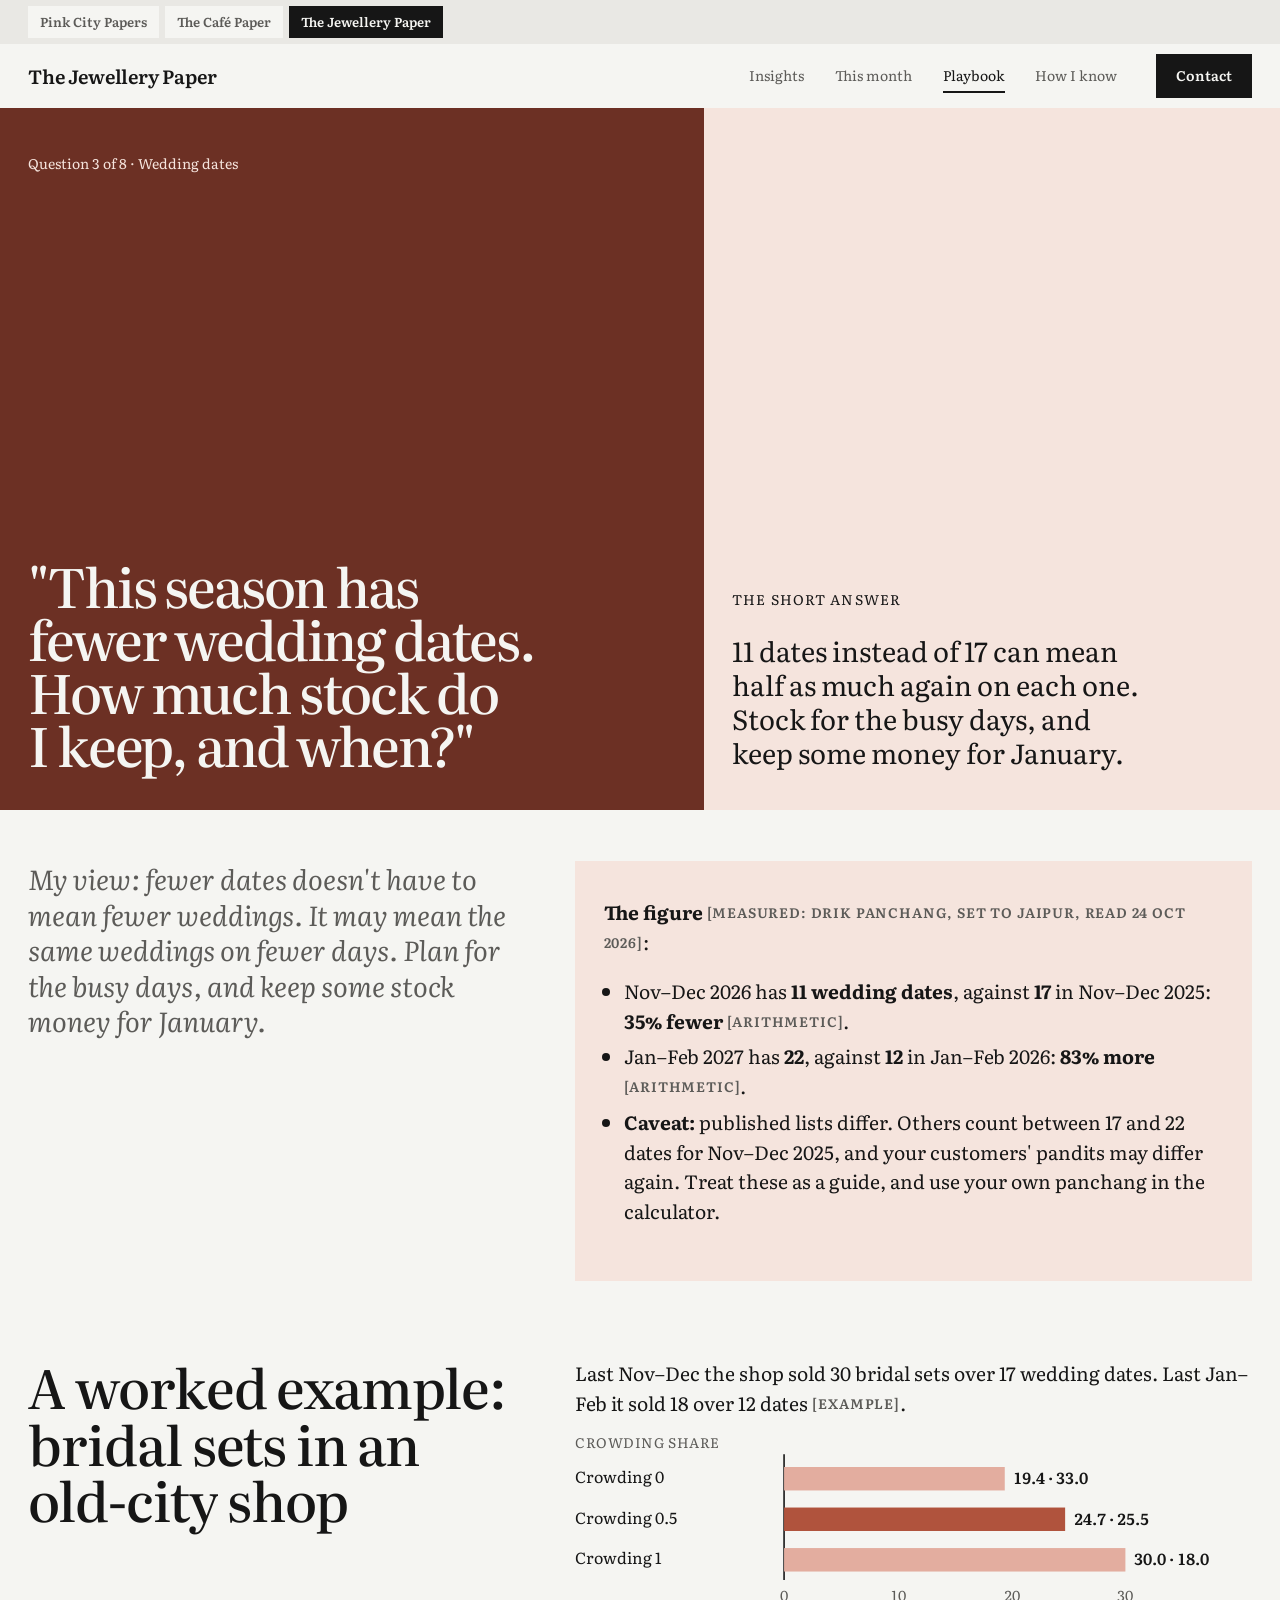
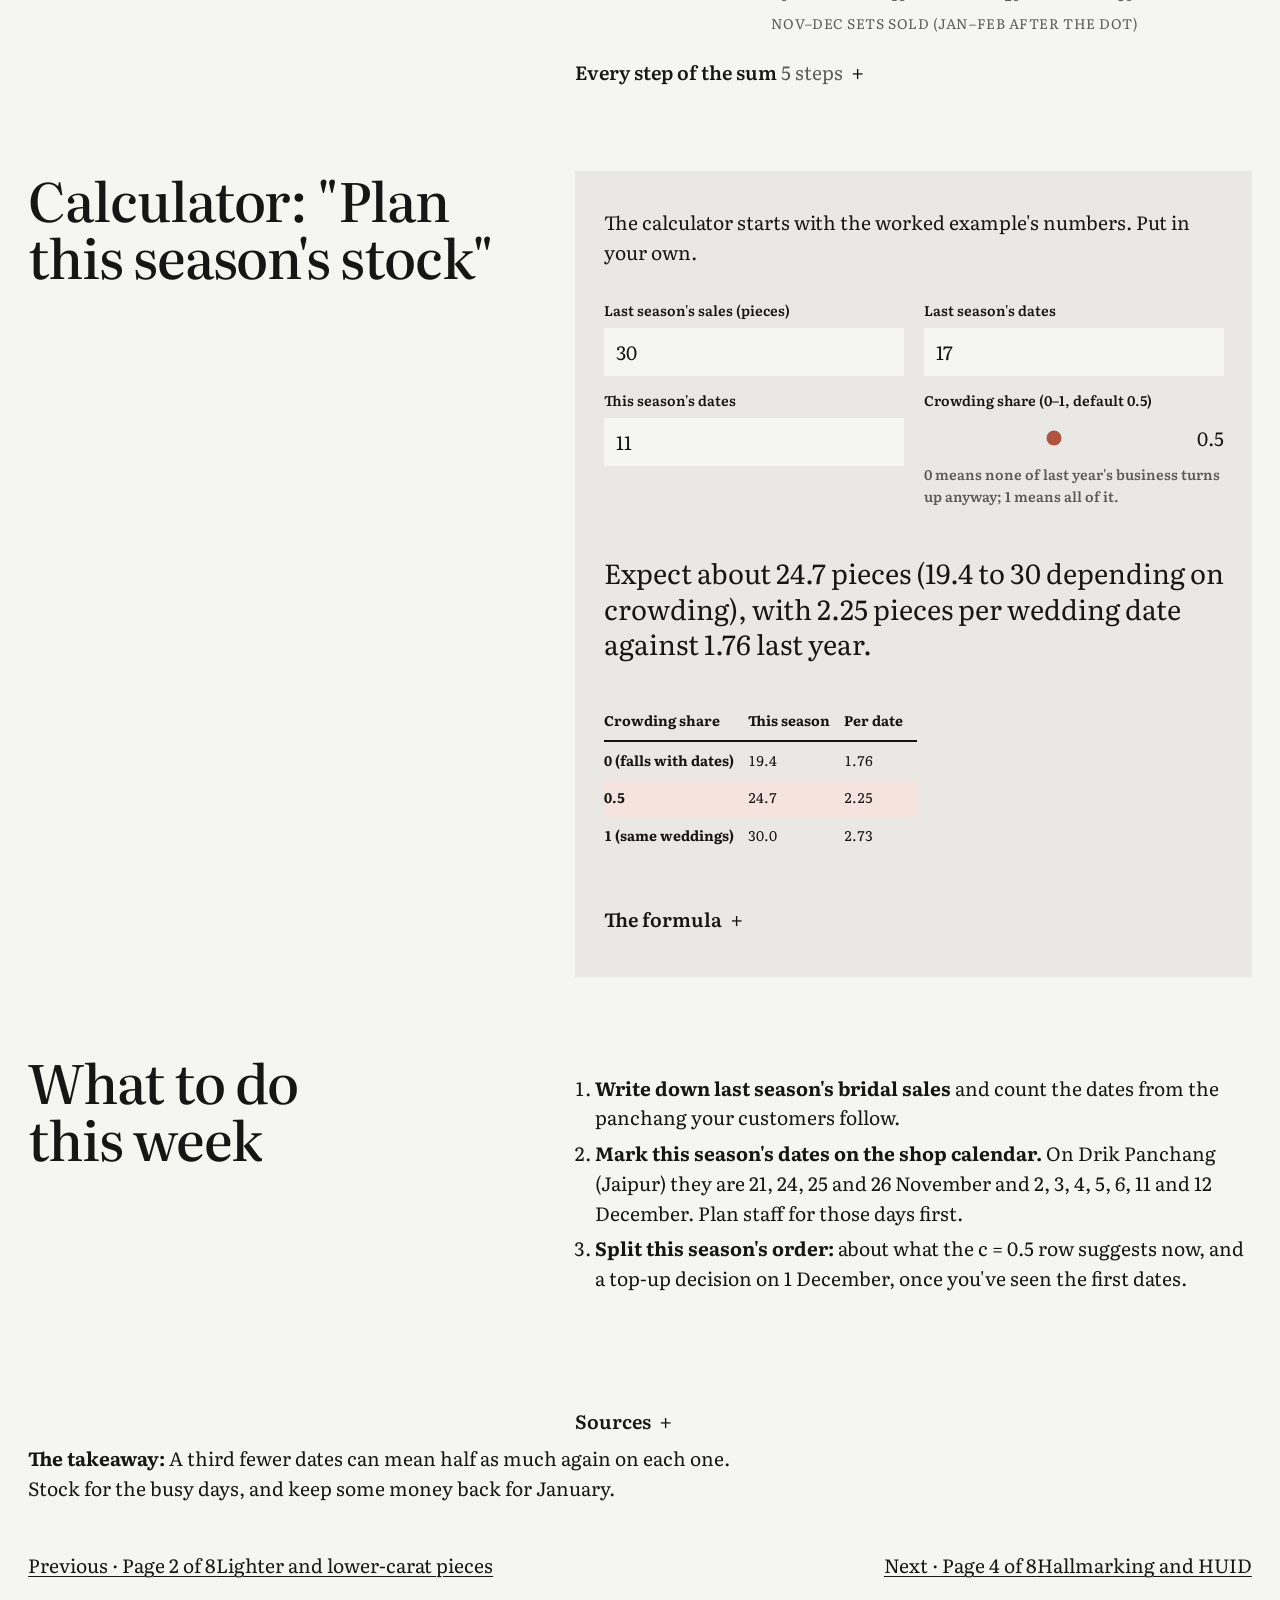
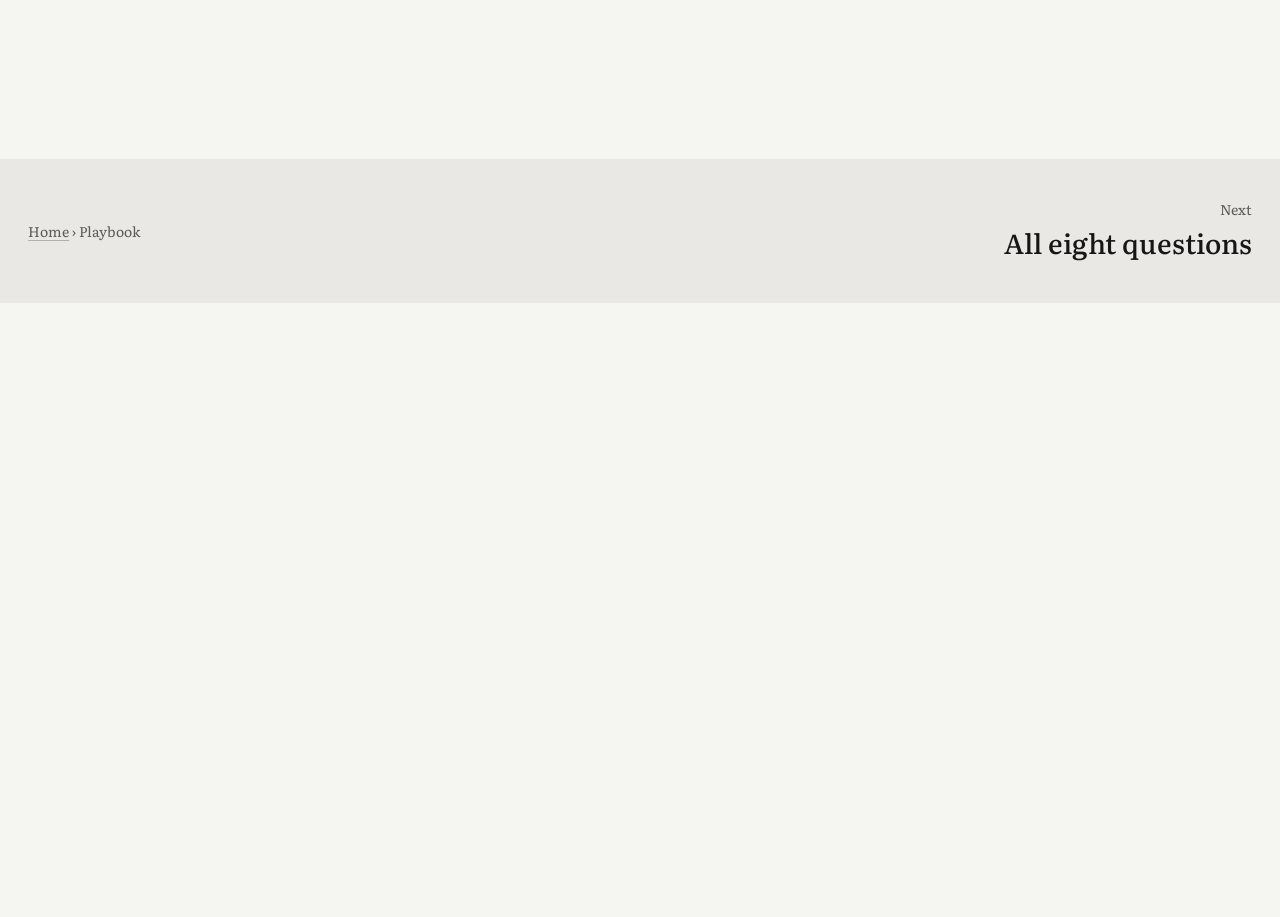
<file: playbook/wedding-dates/index.html>
<!doctype html>
<html lang="en-IN" data-root="../../">
<head>
<meta charset="utf-8">
<meta name="viewport" content="width=device-width, initial-scale=1">
<title>&quot;This season has fewer wedding dates. How much stock do I keep, and when?&quot; · The Jewellery Paper</title>
<meta name="description" content="11 dates instead of 17 can mean half as much again on each one. Stock for the busy days, and keep some money for January.">
<meta name="color-scheme" content="light">
<meta name="theme-color" content="#f5f5f2">
<link rel="icon" href="../../favicon.svg" type="image/svg+xml">
<script>(function(d){d.classList.add("js");try{if(sessionStorage.getItem("jp-seen"))d.classList.add("seen");else sessionStorage.setItem("jp-seen","1")}catch(e){d.classList.add("seen")}setTimeout(function(){if(!window.__pulse)d.classList.remove("js","motion")},3000)})(document.documentElement)</script>
<link rel="preload" href="../../fonts/literata.woff2" as="font" type="font/woff2" crossorigin>
<link rel="stylesheet" href="../../v2.css?v=85afc70849">
<link rel="stylesheet" href="../../jewel.css?v=7b4c85038b">
<script src="../../v2.js?v=d1bdc389ef" defer></script>
<script src="../../explain.js?v=a6891411c8" defer></script>
<script src="../../js/site.js" defer></script>
<script src="../../js/playbook.js" defer></script>
</head>
<body>
<div class="loader" aria-hidden="true"><p class="ld-site"><span>The Jewellery Paper</span></p><p class="ld-page"><span style="--c:0">P</span><span style="--c:1">l</span><span style="--c:2">a</span><span style="--c:3">y</span><span style="--c:4">b</span><span style="--c:5">o</span><span style="--c:6">o</span><span style="--c:7">k</span></p><i class="ld-line"></i></div><div class="leave" aria-hidden="true"></div>
<nav class="family" aria-label="Pink City Papers sites"><a href="https://sarthakkk23.github.io/pink-city-papers/"><span class="fam-l">Pink City Papers</span><span class="fam-s">Pink City Papers</span></a><a href="https://sarthakkk23.github.io/cafe-paper/"><span class="fam-l">The Café Paper</span><span class="fam-s">Cafés</span></a><a href="../../" aria-current="true"><span class="fam-l">The Jewellery Paper</span><span class="fam-s">Jewellery</span></a></nav><header class="bar"><a class="wordmark" href="../../">The Jewellery Paper</a><nav class="bar-links" aria-label="Main"><a href="../../insights/">Insights</a><a href="../../this-month/">This month</a><a href="../../playbook/" aria-current="page">Playbook</a><a href="../../how-i-know/">How I know</a></nav><details class="menu"><summary aria-label="Open the menu">Menu</summary><nav class="menu-panel" aria-label="Main"><a href="../../">Home</a><a href="../../insights/">Insights</a><a href="../../this-month/">This month</a><a href="../../playbook/" aria-current="page">Playbook</a><a href="../../how-i-know/">How I know</a><a href="../../about/">About</a></nav></details><a class="btn" href="../../about/#contact">Contact</a></header>
<main class="main-pb">
<section class="ph" aria-labelledby="ph-h">
  <div class="ph-copy">
    <p class="ph-eyebrow">Question 3 of 8 · Wedding dates</p>
    <h1 id="ph-h" class="ph-h">&quot;This season has fewer wedding dates. How much stock do I keep, and when?&quot;</h1>
  </div>
  <div class="ph-fig"><p class="ph-k">The short answer</p><p class="ph-cap">11 dates instead of 17 can mean half as much again on each one. Stock for the busy days, and keep some money for January.</p></div>
</section><div class="jw-pb">
  <div class="pb-intro"><p class="pb-lede">My view: fewer dates doesn't have to mean fewer weddings. It may mean the same weddings on fewer days. Plan for the busy days, and keep some stock money for January.</p><div class="pb-body">
  <div class="figure-box">
    <p><strong>The figure</strong> <span class="tag">[Measured: Drik Panchang, set to Jaipur, read 24 Oct 2026]</span>:</p>
<ul><li>Nov–Dec 2026 has <strong>11 wedding dates</strong>, against <strong>17</strong> in Nov–Dec 2025: <strong>35% fewer</strong> <span class="tag">[Arithmetic]</span>.</li><li>Jan–Feb 2027 has <strong>22</strong>, against <strong>12</strong> in Jan–Feb 2026: <strong>83% more</strong> <span class="tag">[Arithmetic]</span>.</li><li><strong>Caveat:</strong> published lists differ. Others count between 17 and 22 dates for Nov–Dec 2025, and your customers' pandits may differ again. Treat these as a guide, and use your own panchang in the calculator.</li></ul>
  </div>
  
  </div></div><section class="pb-section" aria-labelledby="a-worked-example-bridal-sets-in-an-old-c">
  <h2 id="a-worked-example-bridal-sets-in-an-old-c">A worked example: bridal sets in an old-city shop</h2><div class="pb-body">
  <p>Last Nov–Dec the shop sold 30 bridal sets over 17 wedding dates. Last Jan–Feb it sold 18 over 12 dates <span class="tag">[Example]</span>.</p>
  <figure class="fd-chart jw-pbchart reveal"><svg class="chart" viewBox="0 0 600 192" role="img" aria-label="Nov–Dec sets sold at each crowding share (Jan–Feb after the dot)" preserveAspectRatio="xMidYMid meet"><text x="0" y="12" text-anchor="start" class="c-ax">Crowding share</text><line x1="196.0" y1="18" x2="196.0" y2="136" class="c-grid c-zero"/><text x="196.0" y="156" text-anchor="middle" class="c-tick">0</text><line x1="302.7" y1="18" x2="302.7" y2="136" class="c-grid"/><text x="302.7" y="156" text-anchor="middle" class="c-tick">10</text><line x1="409.3" y1="18" x2="409.3" y2="136" class="c-grid"/><text x="409.3" y="156" text-anchor="middle" class="c-tick">20</text><line x1="516.0" y1="18" x2="516.0" y2="136" class="c-grid"/><text x="516.0" y="156" text-anchor="middle" class="c-tick">30</text><text x="0" y="45" class="c-cat">Crowding 0</text><rect class="grow" x="196.0" y="30" width="206.9" height="22" fill="var(--pink)"/><text x="410.9" y="46" text-anchor="start" class="c-strong">19.4 · 33.0</text><text x="0" y="83" class="c-cat">Crowding 0.5</text><rect class="grow" x="196.0" y="68" width="263.5" height="22" fill="var(--red)"/><text x="467.5" y="84" text-anchor="start" class="c-strong">24.7 · 25.5</text><text x="0" y="121" class="c-cat">Crowding 1</text><rect class="grow" x="196.0" y="106" width="320.0" height="22" fill="var(--pink)"/><text x="524.0" y="122" text-anchor="start" class="c-strong">30.0 · 18.0</text><text x="356.0" y="182" text-anchor="middle" class="c-ax">Nov–Dec sets sold (Jan–Feb after the dot)</text></svg><svg class="chart chart-narrow" viewBox="0 0 400 246" role="img" aria-label="Nov–Dec sets sold at each crowding share (Jan–Feb after the dot)" preserveAspectRatio="xMidYMid meet"><text x="0" y="12" text-anchor="start" class="c-ax">Crowding share</text><line x1="0.0" y1="18" x2="0.0" y2="190" class="c-grid c-zero"/><text x="0.0" y="210" text-anchor="middle" class="c-tick">0</text><line x1="108.0" y1="18" x2="108.0" y2="190" class="c-grid"/><text x="108.0" y="210" text-anchor="middle" class="c-tick">10</text><line x1="216.0" y1="18" x2="216.0" y2="190" class="c-grid"/><text x="216.0" y="210" text-anchor="middle" class="c-tick">20</text><line x1="324.0" y1="18" x2="324.0" y2="190" class="c-grid"/><text x="324.0" y="210" text-anchor="middle" class="c-tick">30</text><text x="0" y="40" class="c-cat">Crowding 0</text><rect class="grow" x="0.0" y="48" width="209.5" height="22" fill="var(--pink)"/><text x="217.5" y="64" text-anchor="start" class="c-strong">19.4 · 33.0</text><text x="0" y="96" class="c-cat">Crowding 0.5</text><rect class="grow" x="0.0" y="104" width="266.8" height="22" fill="var(--red)"/><text x="274.8" y="120" text-anchor="start" class="c-strong">24.7 · 25.5</text><text x="0" y="152" class="c-cat">Crowding 1</text><rect class="grow" x="0.0" y="160" width="324.0" height="22" fill="var(--pink)"/><text x="332.0" y="176" text-anchor="start" class="c-strong">30.0 · 18.0</text><text x="162.0" y="236" text-anchor="middle" class="c-ax">Nov–Dec sets sold (Jan–Feb after the dot)</text></svg></figure><details class="disc">
  <summary><span>Every step of the sum <span class="disc-hint">5 steps</span></span></summary>
  <div class="disc-body">
<h3 class="step-h">01 · Arithmetic. Sales per wedding date, last year.</h3>
<ul><li>Nov–Dec: 30 ÷ 17 = <strong>1.76 sets per date</strong>.</li><li>Jan–Feb: 18 ÷ 12 = <strong>1.5 sets per date</strong>.</li></ul>
<h3 class="step-h">02 · Estimate. Two ways the season could go.</h3>
<ul><li><em>Weddings fall with dates.</em> Families who can't get a good date in Nov–Dec wait.</li><li><em>Weddings crowd onto fewer dates.</em> The same families marry anyway, two or three to a day.</li><li>The truth is usually in between. The "crowding share" says how much of last year's business turns up anyway: 0 means none, 1 means all of it.</li></ul>
<h3 class="step-h">03 · Arithmetic. The forecast.</h3>
<p>Forecast = last season × [crowding + (1 − crowding) × this season's dates ÷ last season's dates]</p>
<div class="tbl-wrap" tabindex="0" role="region" aria-label="A worked example: bridal sets in an old-city shop">
<table class="tbl tbl--stack">
<thead><tr><th scope="col">Crowding share</th><th scope="col">Nov–Dec 2026 sets</th><th scope="col">Sets per date</th><th scope="col">Jan–Feb 2027 sets</th></tr></thead><tbody>
<tr><th scope="row">0 (falls with dates)</th><td data-label="Nov–Dec 2026 sets">30 × 11/17 = <strong>19.4</strong></td><td data-label="Sets per date">1.76</td><td data-label="Jan–Feb 2027 sets">18 × 22/12 = <strong>33.0</strong></td></tr>
<tr><th scope="row">0.5 <span class="tag">[Example]</span></th><td data-label="Nov–Dec 2026 sets">30 × (0.5 + 0.5 × 0.647) = <strong>24.7</strong></td><td data-label="Sets per date">2.25</td><td data-label="Jan–Feb 2027 sets">18 × (0.5 + 0.5 × 1.833) = <strong>25.5</strong></td></tr>
<tr><th scope="row">1 (same weddings)</th><td data-label="Nov–Dec 2026 sets"><strong>30.0</strong></td><td data-label="Sets per date">2.73</td><td data-label="Jan–Feb 2027 sets"><strong>18.0</strong></td></tr>
</tbody></table></div>
<h3 class="step-h">04 · Arithmetic. What doesn't depend on the guess.</h3>
<ul><li>If the same weddings happen, each Nov–Dec date carries 55% more than last year (2.73 against 1.76 sets).</li><li>Jan–Feb 2027 has twice as many dates as Nov–Dec 2026 (22 against 11). In the forecast above it sells more than Nov–Dec while the crowding share is below about 0.53; above that, Nov–Dec sells more.</li><li>The busy days get busier. Stock and staff need to be ready for the days, not just the season.</li></ul>
<h3 class="step-h">05 · Judgement. What I'd do.</h3>
<p>My view:</p>
<ul><li>Have the bridal range ready by the first 2026 date, 21 November.</li><li>Don't order for the whole of last year's Nov–Dec. Hold back some stock money for January–February 2027, which starts on 15 January (after Kharmas) and has more dates whichever way this season goes.</li><li>Ask Nov–Dec customers about family weddings in Jan–Feb. Many families have two in a year.</li></ul>
  </div>
</details>
</div></section><section class="pb-section" aria-labelledby="calculator-plan-this-season-s-stock">
  <h2 id="calculator-plan-this-season-s-stock">Calculator: "Plan this season's stock"</h2><div class="pb-body">
  <div class="calc" data-calc="wedding-dates">
    <p class="calc-intro">The calculator starts with the worked example's numbers. Put in your own.</p>
    
<div class="fields">
  <div class="field ">
  <label for="c3-S">Last season's sales (pieces)</label>
  <input type="text" inputmode="decimal" autocomplete="off" spellcheck="false" id="c3-S" data-in="S" value="30">
  
</div>
  <div class="field ">
  <label for="c3-Dl">Last season's dates</label>
  <input type="text" inputmode="decimal" autocomplete="off" spellcheck="false" id="c3-Dl" data-in="Dl" value="17">
  
</div>
  <div class="field ">
  <label for="c3-Dt">This season's dates</label>
  <input type="text" inputmode="decimal" autocomplete="off" spellcheck="false" id="c3-Dt" data-in="Dt" value="11">
  
</div>
  <div class="field">
    <label for="c3-c">Crowding share (0–1, default 0.5)</label>
    <div class="range-row"><input type="range" id="c3-c" data-in="c" min="0" max="1" step="0.05" value="0.5" aria-describedby="c3-c-hint"><output for="c3-c" data-show="c">0.5</output></div>
    <span class="hint" id="c3-c-hint">0 means none of last year's business turns up anyway; 1 means all of it.</span>
  </div>
</div>
<p class="out is-quiet calc-nojs">The calculator needs JavaScript. With the example's numbers it gives:</p>
<div class="outs" aria-live="polite">
  <p class="out" data-out="expect">Expect about 24.7 pieces (19.4 to 30 depending on crowding), with 2.25 pieces per wedding date against 1.76 last year.</p>
</div>
<div data-out="table"></div>

    <details class="disc formula">
  <summary><span>The formula</span></summary>
  <div class="disc-body">
<ul><li>forecast = S × [c + (1 − c) × D_this ÷ D_last]</li><li>per_date = forecast ÷ D_this</li><li>last_per_date = S ÷ D_last</li></ul>
  </div>
</details>
  </div>
</div></section><section class="pb-section" aria-labelledby="what-to-do-this-week">
  <h2 id="what-to-do-this-week">What to do this week</h2><div class="pb-body">
  <ol><li><strong>Write down last season's bridal sales</strong> and count the dates from the panchang your customers follow.</li><li><strong>Mark this season's dates on the shop calendar.</strong> On Drik Panchang (Jaipur) they are 21, 24, 25 and 26 November and 2, 3, 4, 5, 6, 11 and 12 December. Plan staff for those days first.</li><li><strong>Split this season's order:</strong> about what the c = 0.5 row suggests now, and a top-up decision on 1 December, once you've seen the first dates.</li></ol>
</div></section><section class="pb-section" aria-labelledby="sources">
  <h2 class="vh" id="sources">Sources</h2><div class="pb-body">
  <details class="disc">
  <summary><span>Sources</span></summary>
  <div class="disc-body">
<ul><li>Drik Panchang, Hindu marriage dates, set to Jaipur (geoname 1269515), 2025, 2026 and 2027 pages, read 24 Oct 2026: <a href="https://www.drikpanchang.com/shubh-dates/shubh-marriage-dates-with-muhurat.html?geoname-id=1269515&amp;year=2026" rel="noopener">www.drikpanchang.com/…/shubh-marriage-dates-with-muhurat.html</a> (our copy: <code>data/clean/demand-calendar/muhurat_dates.csv</code>)</li><li>Other lists, for the caveat: AstroSage (18 dates for Nov–Dec 2025, 7 for 2026), Hindu Blog, and Bluestone (22 for 2025)</li><li>SmartPuja 2026 (Kharmas note): <a href="https://www.smartpuja.com/blog/vivah-muhurat-2026-marriage-dates" rel="noopener">www.smartpuja.com/…/vivah-muhurat-2026-marriage-dates</a></li><li>Context: CAIT, 10 Nov 2025, expected 46 lakh weddings in 1 Nov–14 Dec 2025, with jewellery at 15% of spending</li></ul>
  </div>
</details>
</div></section>
  <div class="takeaway"><p><strong>The takeaway:</strong> A third fewer dates can mean half as much again on each one. Stock for the busy days, and keep some money back for January.</p></div>
  <nav class="pager" aria-label="Playbook pages"><a class="prev" href="../lighter-pieces/"><span class="dir">Previous · Page 2 of 8</span>Lighter and lower-carat pieces</a><a class="next" href="../hallmarking/"><span class="dir">Next · Page 4 of 8</span>Hallmarking and HUID</a></nav>
</div>
<nav class="trail" aria-label="Next page"><p class="tr-where"><a href="../../">Home</a> › <span>Playbook</span></p><a class="tr-next" href="../../playbook/"><span>Next</span>All eight questions</a></nav>
</main>
<footer class="foot">
  <a class="foot-name" href="../../">The Jewellery Paper</a>
  <div class="ft-cols"><div><p class="ft-h">Explore</p><a href="../../insights/">Insights</a><a href="../../this-month/">This month</a><a href="../../playbook/">Playbook</a></div><div><p class="ft-h">Learn</p><a href="../../how-i-know/">How I know</a><a href="../../about/">About</a><a href="../../figures.json">Download the figures</a></div><div><p class="ft-h">Also from Pink City Papers</p><a href="https://sarthakkk23.github.io/pink-city-papers/">Pink City Papers</a><a href="https://sarthakkk23.github.io/cafe-paper/">The Café Paper</a><a href="&#109;&#97;&#105;&#108;&#116;&#111;&#58;&#115;&#97;&#114;&#116;&#104;&#97;&#107;&#111;&#98;&#101;&#114;&#111;&#105;&#49;&#50;&#64;&#103;&#109;&#97;&#105;&#108;&#46;&#99;&#111;&#109;&#63;&#115;&#117;&#98;&#106;&#101;&#99;&#116;&#61;&#84;&#104;&#101;&#32;&#74;&#101;&#119;&#101;&#108;&#108;&#101;&#114;&#121;&#32;&#80;&#97;&#112;&#101;&#114;">Email</a><a href="https://www.linkedin.com/in/sarthak-oberoi-analyst/">LinkedIn</a></div></div>
  <p>Photographs on Unsplash by <a href="https://unsplash.com/photos/cFSYBkneAp0" rel="noopener" target="_blank">Johan Mouchet</a>; <a href="https://unsplash.com/photos/jYVvmAi4u8c" rel="noopener" target="_blank">Sabrianna</a>; <a href="https://unsplash.com/photos/6WTcS_rECpA" rel="noopener" target="_blank">Laura Lezman</a>. Typeface: Literata (SIL Open Font Licence). Independent research: nothing here is for sale, and no business pays to appear.</p>
  <p>Figures as of 11 November 2026 · monthly figures from November 2026</p>
</footer>
</body>
</html>
</file>
<file: v2.css>
/* The Café Paper, v2: "The Instrument".
   Neutral lime-wash ground, ink, the Pink City as whole fields of colour, facade red for the one action.
   Flat colour only; surfaces separate by a step in tone, never by a line or a shadow. */

@font-face { font-family: "Literata"; src: url("fonts/literata.woff2") format("woff2"); font-weight: 200 900; font-display: swap; }
@font-face { font-family: "Literata"; src: url("fonts/literata-italic.woff2") format("woff2"); font-weight: 200 900; font-style: italic; font-display: swap; }

:root {
  --paper: #f5f5f2;  --stone: #e9e8e4;  --stone-2: #dddcd7;
  --ink: #161616;    --soft: #5c5b58;
  --pink: #e3ad9f;   --red: #b0533d;    --sky: #3f74ad;
  --blush: #f5e4dd;  /* lime-wash pink of the old city's walls, for fields */
  --clay: #6c3024;   /* the home hero's tinted sandstone, as one flat colour */
  --s-small: 0.875rem;
  --s-body: clamp(1.0625rem, 1rem + 0.25vw, 1.25rem);
  --s-lead: clamp(1.3125rem, 1.15rem + 0.7vw, 1.75rem);
  --s-head: clamp(2rem, 1.3rem + 2.6vw, 3.5rem);
  --s-display: clamp(5rem, 12.5vw, 14rem);
  --s-display-s: clamp(3rem, 1.6rem + 3.4vw, 5rem);
  --m: clamp(16px, 2.2vw, 32px);
  --gap: 8px;
  --bar-h: 64px;
  --ease: cubic-bezier(.16, 1, .3, 1);
}

* { box-sizing: border-box; }
html { scroll-padding-top: calc(var(--bar-h) + 8px); }
body {
  margin: 0; background: var(--paper); color: var(--ink);
  font-family: "Literata", Georgia, serif; font-size: var(--s-body); line-height: 1.55;
  font-optical-sizing: auto; -webkit-font-smoothing: antialiased; text-rendering: optimizeLegibility;
}
h1, h2, h3 { font-weight: 500; letter-spacing: -0.02em; line-height: 1.05; margin: 0; text-wrap: balance; }
h2 { font-size: var(--s-head); }
p { margin: 0; max-width: 62ch; }
a { color: inherit; text-decoration-thickness: 1px; text-underline-offset: 0.18em; }
a:hover { text-decoration-thickness: 2px; }
:focus-visible { outline: 3px solid var(--red); outline-offset: 3px; }
img { display: block; width: 100%; height: 100%; object-fit: cover; }
picture { display: block; width: 100%; height: 100%; }
figure { margin: 0; }
.n { font-variant-numeric: lining-nums tabular-nums; }
.soft { color: var(--soft); }
.field-pink { background: var(--pink); }
.field-stone { background: var(--stone); }
.draft-note { margin: 0; padding: 6px var(--m); background: var(--stone); font-size: var(--s-small); }

/* ---------- bar: wordmark, four links, one action ---------- */
.bar {
  position: sticky; top: 0; z-index: 30; height: var(--bar-h);
  display: flex; align-items: center; gap: clamp(16px, 3vw, 44px); padding: 0 var(--m);
  background: var(--paper);
}
.wordmark { font-size: var(--s-body); font-weight: 600; letter-spacing: -0.01em; text-decoration: none; white-space: nowrap; }
.bar-links { display: flex; gap: clamp(14px, 2.4vw, 32px); margin-left: auto; font-size: var(--s-small); }
.bar-links a { text-decoration: none; color: var(--soft); padding: 6px 0; transition: color .2s ease, background-size .4s var(--ease);
  background: linear-gradient(currentColor, currentColor) no-repeat 0 100% / 0 2px; }
.bar-links a:hover, .bar-links a[aria-current] { color: var(--ink); background-size: 100% 2px; }

/* ---------- family: the three Pink City Papers sites, one click apart ---------- */
.family { display: flex; gap: 6px; padding: 6px var(--m); background: var(--stone); font-size: .8125rem; overflow-x: auto; scrollbar-width: none; }
.family::-webkit-scrollbar { display: none; }
.family a { flex: none; display: inline-flex; align-items: center; min-height: 32px; padding: 0 12px; background: var(--paper); color: var(--soft);
  font-weight: 600; text-decoration: none; transition: color .2s ease, background-color .2s ease; }
.family a:hover { color: var(--ink); }
.family a[aria-current] { background: var(--ink); color: var(--paper); }
.family .fam-s { display: none; }
@media (max-width: 560px) { .family .fam-l { display: none; } .family .fam-s { display: inline; } }
.btn {
  display: inline-flex; align-items: center; justify-content: center; min-height: 44px; padding: 0 20px;
  background: var(--ink); color: var(--paper); font-family: inherit; font-size: var(--s-small); font-weight: 600; text-decoration: none;
  border: 0; border-radius: 0; cursor: pointer; transition: color .3s ease, transform .2s var(--ease), translate .5s var(--ease);
  position: relative; isolation: isolate; overflow: hidden; --hv: var(--red); --hc: var(--paper);
}
/* on hover the second colour sweeps in from the left */
.btn::before { content: ""; position: absolute; inset: 0; z-index: -1; background: var(--hv); transform: scaleX(0); transform-origin: right center;
  transition: transform .5s var(--ease); }
@media (hover: hover) and (pointer: fine) {
  .btn:not([disabled]):hover { color: var(--hc); }
  .btn:not([disabled]):hover::before { transform: scaleX(1); transform-origin: left center; }
}
@media (prefers-reduced-motion: reduce) { .btn::before { transition: none; } }
.btn:active { transform: translateY(1px); }
.btn-ghost { background: var(--ink); --hv: #000; }
/* phones and small tablets: the menu folds behind one button */
.menu { display: none; position: relative; margin-left: auto; }
.menu summary { list-style: none; cursor: pointer; min-height: 44px; display: inline-flex; align-items: center; padding: 0 14px; background: var(--stone); font-size: var(--s-small); font-weight: 600; }
.menu summary::-webkit-details-marker { display: none; }
.menu[open] summary { background: var(--ink); color: var(--paper); }
.menu-panel { position: fixed; left: 0; right: 0; top: var(--bar-h); bottom: 0; overflow-y: auto; background: var(--paper); padding: 8px var(--m) 24px; display: grid; align-content: start; z-index: 40; }
.menu-panel a { font-size: var(--s-lead); padding: 12px 0; text-decoration: none; }
.menu-panel a + a { border-top: 0; }
.menu-panel a[aria-current] { color: var(--red); }
@media (max-width: 1080px) { .bar-links { display: none; } .menu { display: block; } }
@media (max-width: 480px) { .bar .btn { padding: 0 14px; } }

/* ---------- hero: the city's cafés as an object ---------- */
.hero { display: grid; grid-template-columns: minmax(0, 11fr) minmax(0, 9fr); grid-template-areas: "copy obj"; min-height: calc(100svh - var(--bar-h)); align-items: stretch; }
/* the Hawa Mahal behind the headline, under a deep sandstone tint so the type reads */
.hero-pic { grid-area: copy; position: relative; overflow: hidden; z-index: 0; }
.hero-pic picture { position: absolute; left: 0; right: 0; bottom: 0; height: 165%; }   /* the facade, not the sky */
.hero-pic img { object-position: 50% 100%; }
.hero-pic::after { content: ""; position: absolute; inset: 0; background: rgba(74, 26, 20, .6); }
.hero-copy { grid-area: copy; position: relative; z-index: 1; color: var(--paper); display: flex; flex-direction: column; justify-content: space-between; gap: 24px; padding: clamp(24px, 4.5vh, 56px) var(--m) clamp(24px, 4vh, 44px); }
.hero-h { font-size: var(--s-head); letter-spacing: -0.04em; line-height: .95; max-width: 16ch; }
.hero-top { display: grid; gap: 20px; }
.hero-sub { font-size: var(--s-lead); line-height: 1.3; max-width: 34ch; }
.hero-foot { display: grid; gap: 16px; }
.hero-act { display: flex; flex-wrap: wrap; gap: 8px; }
.hero-fig { display: grid; gap: 14px; max-width: 40ch; }
/* the rotating finding: it fades up and out, the next rises in; no counting, so no false number ever shows */
.rot-link { display: grid; gap: 10px; color: inherit; text-decoration: none; transition: opacity .45s ease, transform .6s var(--ease); }
.rot-link:hover .hero-cap { text-decoration: underline; text-underline-offset: .18em; text-decoration-thickness: 1px; }
.hero-fig.out .rot-link { opacity: 0; transform: translateY(-14px); }
.hero-fig.in .rot-link { opacity: 0; transform: translateY(14px); transition: none; }
.rot-ctrl { display: flex; align-items: center; gap: 14px; }
.rot-ctrl[hidden] { display: none; }
.rot-bar { width: 120px; height: 3px; background: rgba(245, 245, 242, .3); overflow: hidden; }
.rot-bar i { display: block; height: 100%; width: 0; background: var(--paper); }
.rot-bar.run i { animation: rot-fill var(--rot-ms, 6500ms) linear forwards; }
.hero-fig.paused .rot-bar i { animation-play-state: paused; }
@keyframes rot-fill { to { width: 100%; } }
.rot-btn { font: inherit; font-size: var(--s-small); color: var(--paper); background: none; border: 0; padding: 8px 0; cursor: pointer; text-decoration: underline; text-underline-offset: .2em; min-height: 44px; }
.rot-count { font-size: var(--s-small); color: var(--blush); font-variant-numeric: tabular-nums; }
.hero-num { font-size: var(--s-display); line-height: .8; letter-spacing: -0.06em; font-weight: 500; font-variant-numeric: lining-nums; }
.hero-num small { font-size: .31em; letter-spacing: 0; margin-left: .04em; vertical-align: top; position: relative; top: .14em; }
.hero-cap { font-size: var(--s-lead); line-height: 1.25; }
.hero-meta { font-size: var(--s-small); color: var(--blush); }
.hero-copy .btn { background: var(--paper); color: var(--ink); --hv: var(--blush); --hc: var(--ink); }
.hero-copy .btn-ghost { background: var(--blush); --hv: var(--paper); }
.hero-obj { grid-area: obj; position: relative; overflow: hidden; background: var(--blush); }
.relief { position: absolute; inset: 0; width: 100%; height: 100%; display: block; cursor: grab; touch-action: pan-y; }
.relief:active { cursor: grabbing; }
.relief-labels { position: absolute; inset: 0; pointer-events: none; }
.relief-label { position: absolute; left: 0; top: 0; font-size: var(--s-small); background: var(--paper); padding: 2px 8px; white-space: nowrap; }
.relief-still { position: absolute; inset: 0; opacity: 0; transition: opacity .6s ease; pointer-events: none; }
.no-webgl .relief-still { opacity: 1; }
.no-webgl .relief, .no-webgl .relief-hint { display: none; }
.relief-note { position: absolute; left: 20px; right: 20px; bottom: 24px; font-size: var(--s-small); max-width: 44ch; background: var(--blush); }
.relief-hint { position: absolute; left: 20px; top: 18px; font-size: var(--s-small); color: var(--soft); transition: opacity .6s ease; max-width: 40ch; }
.hero-obj.touched .relief-hint { opacity: 0; }
.js .hero-obj .relief { opacity: 0; transition: opacity 1.4s var(--ease); }
.hero-obj.ready .relief { opacity: 1; }
@media (max-width: 1100px) {
  .hero { grid-template-columns: minmax(0, 1fr) minmax(0, 1fr); }
}
@media (max-width: 900px) {
  .hero { grid-template-columns: 1fr; grid-template-areas: "copy" "obj"; min-height: 0; }
  .hero-copy { gap: 28px; padding-bottom: 28px; }
  .hero-num { font-size: clamp(5rem, 30vw, 9rem); }
  .hero-obj { height: 60svh; min-height: 400px; }
}

/* evidence meter: three cells, filled to the grade */
.ev { display: inline-flex; gap: 3px; margin-right: 8px; vertical-align: 1px; }
.ev i { width: 10px; height: 10px; background: var(--stone-2); }
.ev[data-g="1"] i:nth-child(-n+1), .ev[data-g="2"] i:nth-child(-n+2), .ev[data-g="3"] i:nth-child(-n+3) { background: var(--ink); }

/* ---------- intro: lead over four columns ---------- */
.intro { padding: clamp(72px, 9vw, 120px) var(--m); }
.lead { font-size: var(--s-lead); line-height: 1.3; max-width: 46ch; }
.cols { display: grid; grid-template-columns: repeat(4, 1fr); gap: 32px; margin-top: 72px; line-height: 1.5; }
.cols b { color: var(--ink); font-weight: 600; }
@media (max-width: 900px) { .cols { grid-template-columns: 1fr 1fr; row-gap: 40px; } }
@media (max-width: 520px) { .cols { grid-template-columns: 1fr; } }

/* ---------- the sundial ---------- */
.sundial { position: relative; }
.sd-pin { display: grid; grid-template-columns: 1fr 1fr; align-items: center; gap: clamp(56px, 7vw, 120px); padding: 40px var(--m); min-height: calc(100svh - var(--bar-h)); }
.motion .sundial { height: 200vh; }
.motion .sd-pin { position: sticky; top: var(--bar-h); }
.sd-copy { max-width: 34ch; justify-self: end; }
.sd-copy h2 { max-width: 12ch; }
.sd-copy h2 { margin-bottom: 24px; }
.sd-read { margin-top: 40px; display: grid; gap: 4px; color: var(--ink) !important; }
.sd-time { font-size: var(--s-head); font-weight: 500; letter-spacing: -0.03em; line-height: 1; font-variant-numeric: lining-nums tabular-nums; }
.sd-share { font-size: var(--s-lead); }
.sd-areas { font-size: var(--s-small); color: var(--soft); }
.dial { width: min(calc(100% - 112px), 70vh); height: auto; justify-self: center; overflow: visible; }   /* room for the 6am and 6pm marks */
.dial .w-bg { fill: var(--stone); }
.dial .w-fill { fill: var(--red); transition: opacity .25s ease; }
.dial .w-fill.later { fill: var(--stone-2); }
.dial .gnomon { stroke: var(--ink); stroke-width: 3; stroke-linecap: round; }
.dial .hub { fill: var(--paper); }
.dial text { font-family: "Literata", serif; font-size: 15px; fill: var(--soft); }
@media (max-width: 900px) {
  .sd-pin { grid-template-columns: 1fr; padding-top: 24px; }
  .sd-copy { justify-self: start; }
  .dial { width: min(calc(100% - 112px), 52vh); justify-self: center; }
  .sd-read { margin-top: 20px; }
}

/* ---------- findings ---------- */
.chapter { padding: clamp(96px, 12vw, 176px) var(--m) 0; }
.ch-head { display: grid; grid-template-columns: minmax(0, 5fr) minmax(0, 7fr); gap: 24px 48px; align-items: end; margin-bottom: clamp(48px, 6vw, 88px); }
.ch-head p { max-width: 46ch; }
.fd { display: grid; grid-template-columns: minmax(0, 5fr) minmax(0, 7fr); gap: 32px clamp(32px, 5vw, 88px); align-items: center;
  padding: clamp(40px, 5vw, 72px) 0; }
.fd:nth-of-type(even) { background: var(--blush); margin: 0 calc(-1 * var(--m)); padding-left: var(--m); padding-right: var(--m); }
.fd.flip .fd-text { order: 2; }
.fd-num { font-size: var(--s-display-s); line-height: .9; letter-spacing: -0.05em; font-weight: 500; font-variant-numeric: lining-nums; }
.fd-num small { font-size: .375em; letter-spacing: 0; margin-left: .03em; }
.fd-head { font-size: var(--s-lead); line-height: 1.22; letter-spacing: -0.01em; margin-top: 14px; max-width: 32ch; }
.fd-body { margin-top: 16px; }
.fd-limit { margin-top: 12px; font-style: italic; color: var(--soft); }
.fd-grade { margin-top: 20px; font-size: var(--s-small); }
.fd-how { margin-top: 14px; font-size: var(--s-small); max-width: 62ch; }
.fd-how summary { cursor: pointer; font-weight: 600; list-style: none; display: inline-flex; align-items: center; gap: 8px; min-height: 32px; }
.fd-how summary::-webkit-details-marker { display: none; }
.fd-how summary::after { content: "+"; font-weight: 400; font-size: 1.2em; transition: transform .3s var(--ease); }
.fd-how[open] summary::after { transform: rotate(45deg); }
.fd-how ul { margin: 8px 0 0; padding-left: 18px; display: grid; gap: 8px; font-size: var(--s-body); line-height: 1.5; }
.fd-chart { width: 100%; }
.chart { width: 100%; height: auto; overflow: visible; display: block; }
.chart text { font-family: "Literata", serif; font-size: 15px; fill: var(--ink); }
.chart .c-strong { font-weight: 600; font-variant-numeric: lining-nums tabular-nums; }
.chart .c-soft { fill: var(--soft); font-size: 13px; }
.chart-narrow { display: none; }
@media (max-width: 600px) {
  .chart { display: none; }
  .chart-narrow { display: block; }
  .chart-narrow text { font-size: 16px; }
  .chart-narrow .c-soft { font-size: 14px; }
}
@media (max-width: 900px) {
  .ch-head, .fd { grid-template-columns: 1fr; }
  .fd.flip .fd-text { order: 0; }
}
/* charts draw themselves once on screen: the line traces, bars grow from their baseline */
.js .reveal .chart .draw { stroke-dasharray: 1; stroke-dashoffset: 1; transition: stroke-dashoffset 1.8s var(--ease) .2s; }
.js .reveal.is-in .chart .draw { stroke-dashoffset: 0; }
.js .reveal .chart .grow { transform: scaleX(0); transform-box: fill-box; transform-origin: left center; transition: transform 1.1s var(--ease); }
.js .reveal .chart .grow-y { transform: scaleY(0); transform-box: fill-box; transform-origin: center bottom; transition: transform 1.1s var(--ease); }
.js .reveal .chart .fade, .js .reveal .chart .pop { opacity: 0; transition: opacity .9s ease .5s; }
.js .reveal.is-in .chart .grow, .js .reveal.is-in .chart .grow-y { transform: none; }
.js .reveal.is-in .chart .fade, .js .reveal.is-in .chart .pop { opacity: 1; }
.chart .grow:nth-of-type(2), .chart .grow-y:nth-of-type(2) { transition-delay: .08s; }
.chart .grow:nth-of-type(3), .chart .grow-y:nth-of-type(3) { transition-delay: .16s; }
.chart .grow:nth-of-type(4), .chart .grow-y:nth-of-type(4) { transition-delay: .24s; }
.chart .grow:nth-of-type(5), .chart .grow-y:nth-of-type(5) { transition-delay: .32s; }

/* ---------- one full-bleed picture ---------- */
.band { margin: clamp(96px, 12vw, 176px) 0 0; height: min(86svh, 62vw); overflow: hidden; position: relative; }
.band img { object-position: 50% 72%; }
@media (max-width: 760px) { .band { height: 64svh; } }

/* ---------- free updates ---------- */
.updates { display: grid; grid-template-columns: minmax(0, 6fr) minmax(0, 6fr); gap: 32px clamp(32px, 5vw, 88px); align-items: end;
  padding: clamp(96px, 12vw, 176px) var(--m); background: var(--ink); color: var(--paper); }
.updates h2 { max-width: 20ch; }
.up-copy { display: grid; gap: 24px; }
.up-form { display: grid; grid-template-columns: minmax(0, 1fr) minmax(0, 1fr) auto; gap: 12px; align-content: end; align-items: end; }
.up-form .field > span { font-size: var(--s-small); font-weight: 600; margin-bottom: 8px; display: block; }
.up-form .field input { width: 100%; height: 56px; font: inherit; font-size: var(--s-body); padding: 0 14px; border: 0; border-radius: 0; background: var(--paper); color: var(--ink); }
.up-form .field input::placeholder { color: #8d8c87; }
.up-form .btn { min-height: 56px; padding: 0 24px; background: var(--pink); color: var(--ink); }
.up-form .btn { --hv: var(--paper); --hc: var(--ink); }
.up-note { grid-column: 1 / -1; font-size: var(--s-small); color: var(--stone-2); }
.up-status { grid-column: 1 / -1; min-height: 1.5em; }
.up-form.sending .btn { opacity: .6; pointer-events: none; }
.up-form.done .field, .up-form.done .btn { display: none; }
.up-form.done .up-status { font-size: var(--s-lead); }
@media (max-width: 900px) { .updates, .up-form { grid-template-columns: 1fr; } }

.band figcaption, .pair figcaption { position: absolute; left: var(--m); bottom: 18px; background: var(--paper); padding: 4px 10px; font-size: var(--s-small); max-width: calc(100% - 2 * var(--m)); }

/* ---------- a pair of pictures: mornings in the Pink City ---------- */
.pair { display: grid; grid-template-columns: minmax(0, 4fr) minmax(0, 6fr); gap: var(--gap); padding: clamp(96px, 12vw, 176px) var(--gap) 0; align-items: end; }
.pair figure { position: relative; overflow: hidden; }
.pair-a { aspect-ratio: 3 / 4; }
.pair-b { aspect-ratio: 4 / 5; }
.pair-b img { object-position: 50% 40%; }
@media (max-width: 760px) { .pair { grid-template-columns: 1fr; } .pair-a, .pair-b { aspect-ratio: 4 / 5; } }

/* ---------- the best right now ---------- */
.best { padding: clamp(96px, 12vw, 180px) var(--m) clamp(96px, 10vw, 140px); display: grid; grid-template-columns: minmax(0, 4fr) minmax(0, 8fr); gap: 32px clamp(32px, 5vw, 80px); align-items: end; }
.best-pic { aspect-ratio: 3 / 4; overflow: hidden; }
.best-pic img { object-position: 50% 60%; }
.best-sub { margin-top: 16px; }
@media (max-width: 900px) { .best { grid-template-columns: 1fr; } .best-pic { aspect-ratio: 4 / 3; } }
.best-list { list-style: none; margin: 56px 0 0; padding: 0; display: grid; gap: 4px; }
.best-list a {
  display: grid; grid-template-columns: 1.1fr 1.4fr .7fr auto; align-items: baseline; gap: 24px; padding: 30px 24px;
  background: var(--stone); text-decoration: none; transition: background .25s ease, padding .35s var(--ease);
}
.best-list li:nth-child(even) a { background: var(--stone-2); }
.best-list a:hover { background: var(--pink); padding-left: 36px; }
.best-name { font-size: var(--s-lead); font-weight: 500; letter-spacing: -0.015em; }
.best-tag { font-style: italic; color: var(--soft); }
.best-where { font-size: var(--s-small); color: var(--soft); }
.best-go { font-size: var(--s-small); font-weight: 600; text-decoration: underline; text-underline-offset: .2em; }
.best-note { margin-top: 20px; font-size: var(--s-small); }
@media (max-width: 760px) { .best-list a { grid-template-columns: 1fr; gap: 6px; padding: 20px 16px; } .best-list a:hover { padding-left: 16px; } }

/* ---------- take a reading ---------- */
.bench { padding: clamp(96px, 12vw, 180px) var(--m); background: var(--blush); display: grid; grid-template-columns: 5fr 7fr; gap: 24px 48px; }
.bench-copy h2, .bench-copy h1 { margin-bottom: 24px; max-width: 16ch; }
.bench-copy p { max-width: 36ch; }
.seg-row { display: flex; gap: 6px; margin-top: 28px; }
.seg-btn { font: inherit; font-size: var(--s-small); min-height: 44px; padding: 0 16px; border: 0; cursor: pointer; background: var(--stone-2); color: var(--ink); }
.seg-btn[aria-pressed="true"] { background: var(--ink); color: var(--paper); }
.tool-form { display: grid; gap: 22px; align-content: start; }
.tool-form fieldset { border: 0; margin: 0; padding: 0; }
.tool-form legend, .field > span { font-size: var(--s-small); font-weight: 600; margin-bottom: 8px; display: block; }
.opts { display: flex; flex-wrap: wrap; gap: 6px; }
.opt { position: relative; cursor: pointer; }
.opt input { position: absolute; inset: 0; opacity: 0; cursor: pointer; }
.opt span { display: inline-block; padding: 9px 14px; font-size: var(--s-small); background: var(--paper); transition: background .15s; }
.opt input:checked + span { background: var(--ink); color: var(--paper); }
.opt input:focus-visible + span { outline: 3px solid var(--red); outline-offset: 2px; }
.fields { display: grid; grid-template-columns: repeat(4, 1fr); gap: 12px; }
.field input, .field select { width: 100%; font: inherit; font-size: var(--s-lead); padding: 10px 12px; border: 0; background: var(--paper); color: var(--ink); border-radius: 0; appearance: none; }
.field input::placeholder { color: #a3a29d; }
.planner .owner-only { display: none; }
.tool-results { grid-column: 1 / -1; display: grid; grid-template-columns: repeat(auto-fill, minmax(250px, 1fr)); gap: 6px; margin-top: 24px; }
.tool-empty { grid-column: 1 / -1; color: var(--soft); }
.res { background: var(--paper); padding: 22px; animation: rise .5s var(--ease) both; }
.res-k { font-size: var(--s-small); font-weight: 600; margin-bottom: 10px; }
.res-big { font-size: var(--s-head); line-height: 1; letter-spacing: -0.04em; font-weight: 500; margin-bottom: 12px; font-variant-numeric: lining-nums; }
.res-big small { font-size: .4em; margin-left: 2px; color: var(--soft); letter-spacing: 0; }
.res-head { font-size: var(--s-lead); font-weight: 500; margin-bottom: 8px; }
.res-body b { color: var(--ink); }
.res-list { margin: 6px 0 0; padding-left: 18px; }
.res-cta { background: var(--ink); color: var(--paper); }
.res-cta .res-body, .res-cta .res-k { color: var(--stone-2); }
.res-cta .cta { display: inline-flex; margin-top: 16px; padding: 12px 18px; background: var(--red); color: var(--paper); text-decoration: none; font-size: var(--s-small); font-weight: 600; }
.strip { position: relative; height: 8px; background: var(--stone); margin-top: 16px; }
.strip-mid { position: absolute; left: 50%; top: -5px; bottom: -5px; width: 2px; background: var(--paper); }
.strip-dot { position: absolute; top: 50%; left: var(--x); width: 14px; height: 14px; translate: -50% -50%; background: var(--red); transition: left .5s var(--ease); }
.strip-axis { display: flex; justify-content: space-between; margin-top: 8px; font-size: var(--s-small); color: var(--soft); }
@keyframes rise { from { opacity: 0; transform: translateY(12px); } }
@media (max-width: 900px) { .bench { grid-template-columns: 1fr; } .fields { grid-template-columns: 1fr 1fr; } }

/* ---------- method: many into one ---------- */
.method { padding: clamp(96px, 12vw, 180px) var(--m) 40px; }
.method-copy { display: grid; grid-template-columns: 4fr 8fr; gap: 24px; align-items: end; }
.method-pic { aspect-ratio: 21 / 9; margin-bottom: 72px; overflow: hidden; }
.method-copy p { max-width: 44ch; }
.many { display: block; width: 100%; height: auto; margin: 56px 0 28px; }
.many rect { transition: transform 1.2s var(--ease), opacity .6s ease; transform-box: fill-box; }
.method-cols { display: grid; grid-template-columns: repeat(3, 1fr); gap: 32px; }
.method-cols-4 { grid-template-columns: repeat(4, 1fr); }
.method-copy h1 { font-size: var(--s-display-s); letter-spacing: -0.04em; line-height: .95; }
.method-cols b { font-weight: 600; font-size: var(--s-lead); display: block; margin-bottom: 4px; }
.gloss { display: grid; grid-template-columns: repeat(4, minmax(0, 1fr)); gap: 32px 32px; margin: 72px 0 0; }
.gloss dt { font-weight: 600; font-size: var(--s-lead); letter-spacing: -0.01em; margin-bottom: 8px; }
.gloss dd { margin: 0; line-height: 1.5; }
@media (max-width: 1100px) { .gloss { grid-template-columns: repeat(2, minmax(0, 1fr)); } }
@media (max-width: 560px) { .gloss { grid-template-columns: 1fr; } }
@media (max-width: 900px) { .method-copy, .method-cols { grid-template-columns: 1fr; } .method-pic { aspect-ratio: 4 / 3; } }

/* ---------- contact + footer ---------- */
.contact { display: grid; grid-template-columns: minmax(0, 7fr) minmax(0, 5fr); gap: 40px clamp(32px, 5vw, 88px); padding: clamp(96px, 12vw, 176px) var(--m) clamp(80px, 9vw, 128px); align-items: end; background: var(--pink); }
.contact h2 { font-size: var(--s-display-s); letter-spacing: -0.04em; line-height: .95; max-width: 12ch; margin-bottom: 8px; }
.c-intro { display: grid; gap: 18px; align-content: end; }
.c-intro p { max-width: 52ch; }
/* the way to reach Sarthak: plain to read, one tap to use */
.c-card { background: var(--paper); padding: clamp(24px, 3vw, 36px); display: grid; gap: 10px; align-content: start; }
.c-k { font-size: var(--s-small); font-weight: 600; }
.c-k:not(:first-child) { margin-top: 18px; }
.c-email { font-size: var(--s-lead); letter-spacing: -0.01em; overflow-wrap: anywhere; }
.c-email a { text-decoration: none; }
.c-email a:hover { text-decoration: underline; text-underline-offset: .2em; }
.c-acts { display: flex; flex-wrap: wrap; gap: 8px; align-items: center; }
.c-copy-btn { font: inherit; font-size: var(--s-small); font-weight: 600; min-height: 44px; padding: 0 16px; border: 0; background: var(--stone); color: var(--ink); cursor: pointer; }
.c-copy-btn:hover { background: var(--stone-2); }
.c-copied { font-size: var(--s-small); min-height: 1.4em; }
@media (max-width: 900px) { .contact { grid-template-columns: 1fr; } }
.c-copy { display: grid; gap: 24px; }
.c-links { display: flex; flex-wrap: wrap; align-items: center; gap: 12px 24px; }
.contact .btn { background: var(--ink); }
.contact .btn { --hv: #000; }
.foot { background: var(--ink); color: var(--stone); padding: 72px var(--m) 32px; display: grid; gap: 14px; }
.foot-name { font-size: var(--s-display-s); line-height: .95; letter-spacing: -0.045em; color: var(--paper); text-decoration: none; margin-bottom: 40px; font-weight: 500; }
.foot-name:hover { color: var(--pink); }
.foot p { max-width: 62ch; }
.ft-cols { display: grid; grid-template-columns: repeat(3, minmax(0, 220px)); gap: 24px 48px; margin-bottom: 32px; }
.ft-cols div { display: grid; gap: 8px; align-content: start; }
.ft-cols a { color: var(--paper); text-decoration: none; font-size: var(--s-body); }
.ft-cols a:hover { color: var(--pink); }
.ft-h { color: var(--stone-2); font-weight: 600; }
@media (max-width: 760px) { .ft-cols { grid-template-columns: 1fr 1fr; } }

.loc-cta { display: grid; grid-template-columns: minmax(0, 5fr) minmax(0, 5fr) auto; gap: 16px 48px; align-items: center; margin: 0 calc(-1 * var(--m));
  padding: clamp(40px, 5vw, 64px) var(--m); background: var(--blush); text-decoration: none; transition: background .3s ease; }
.loc-cta:hover { background: var(--pink); }
.loc-cta-h { font-size: var(--s-head); letter-spacing: -0.02em; line-height: 1.05; }
@media (max-width: 900px) { .loc-cta { grid-template-columns: 1fr; } .loc-cta .btn { justify-self: start; } }

/* ---------- location check ---------- */
.seg-group { display: flex; flex-wrap: wrap; gap: 4px; }
.seg { font: inherit; font-size: var(--s-small); min-height: 40px; padding: 0 14px; border: 0; background: var(--paper); color: var(--ink); cursor: pointer; transition: background .2s, color .2s; }
.seg:hover { background: var(--stone-2); }
.seg[aria-pressed="true"] { background: var(--ink); color: var(--paper); }
.loc-head { padding: clamp(64px, 8vw, 128px) var(--m) 40px; }
.loc-head-copy { display: grid; grid-template-columns: minmax(0, 5fr) minmax(0, 7fr); gap: 24px 48px; align-items: end; }
@media (max-width: 900px) { .loc-head-copy { grid-template-columns: 1fr; } }
.loc-head h1 { font-size: var(--s-display-s); letter-spacing: -0.04em; line-height: .95; }
.loc-lede { max-width: 46ch; }
.loc-tool { display: grid; grid-template-columns: minmax(0, 7fr) minmax(0, 5fr); gap: var(--gap); padding: 0 var(--gap); align-items: start; }
/* the map keeps one comfortable size and stays in view while the report beside it is read */
.loc-map { position: sticky; top: calc(var(--bar-h) + 8px); background: var(--stone); display: grid; grid-template-rows: auto auto auto; }
.loc-ctrl { display: grid; gap: 8px; padding: 16px; }
.loc-canvas { width: 100%; height: min(calc(100svh - var(--bar-h) - 190px), 600px); min-height: 340px; display: block; cursor: pointer; touch-action: manipulation; }
.loc-canvas:focus-visible { outline-offset: -3px; }
.loc-key { padding: 12px 16px 16px; font-size: var(--s-small); color: var(--soft); }
.loc-report { background: var(--blush); padding: clamp(24px, 3vw, 40px); display: grid; align-content: start; gap: 14px; }
.lr-k { font-weight: 600; }
.lr-big { font-size: var(--s-display-s); line-height: .9; letter-spacing: -0.045em; font-variant-numeric: lining-nums; }
.lr-big span { font-size: var(--s-lead); letter-spacing: 0; }
.lr-sub { color: var(--soft); }
.lr-mix { display: flex; gap: 2px; height: 12px; margin-top: 6px; }
.lr-tab { border-collapse: collapse; width: 100%; font-variant-numeric: tabular-nums; }
.lr-tab th { text-align: right; font-size: var(--s-small); font-weight: 600; padding: 6px 0 6px 12px; }
.lr-tab th:first-child { text-align: left; padding-left: 0; }
.lr-tab td { text-align: right; padding: 7px 0 7px 12px; }
.lr-tab td:first-child { text-align: left; padding-left: 0; }
.lr-tab td i { display: inline-block; width: 10px; height: 10px; margin-right: 8px; }
.lr-tab tbody tr:nth-child(odd) { background: rgba(255, 255, 255, .35); }
.lr-h { font-weight: 600; margin-top: 18px; }
.lr-notes { list-style: none; margin: 8px 0 0; padding: 0; display: grid; gap: 10px; }
.lr-notes li { background: var(--paper); padding: 12px 14px; }
.lr-ctx { font-size: var(--s-small); }
.loc-notes { display: grid; grid-template-columns: 1fr 1fr; gap: 32px clamp(32px, 5vw, 88px); padding: clamp(72px, 9vw, 120px) var(--m) 0; }
.loc-notes h2 { margin-bottom: 16px; }
@media (max-width: 900px) {
  .loc-tool, .loc-notes { grid-template-columns: 1fr; }
  .loc-map { position: static; }
  .loc-canvas { height: auto; min-height: 0; aspect-ratio: 1; max-height: 62svh; }
}

.nf { min-height: 70svh; display: grid; align-content: center; gap: 20px; padding: 96px var(--m); }
.nf h1 { font-size: var(--s-display-s); letter-spacing: -0.04em; line-height: .95; max-width: 14ch; }

/* ---------- multi-page: page heads, jump bar, home cards, breadcrumb and next ---------- */
.page-head { padding: clamp(64px, 8vw, 128px) var(--m) clamp(16px, 2vw, 32px); display: grid; grid-template-columns: minmax(0, 5fr) minmax(0, 7fr); gap: 24px 48px; align-items: end; }
.page-head .jump { grid-column: 1 / -1; }
.page-head h1, .bench-copy h1, .best-copy h1, .up-copy h1 { font-size: var(--s-display-s); letter-spacing: -0.04em; line-height: .95; max-width: 16ch; }
.up-copy h1 { max-width: 22ch; }
.page-lede { max-width: 46ch; }
.jump { display: flex; flex-wrap: wrap; gap: 6px; margin-top: 24px; }
.jump a { font-size: var(--s-small); min-height: 40px; display: inline-flex; align-items: center; padding: 0 14px; background: var(--stone); text-decoration: none; }
.jump a:hover { background: var(--pink); }
.chapter:first-of-type { padding-top: clamp(40px, 5vw, 72px); }
.explore { padding: clamp(96px, 12vw, 176px) var(--m) 0; }
.ex-list a { grid-template-columns: minmax(0, 1fr) minmax(0, 2fr) auto; }
.ex-list li:nth-child(odd) a { background: var(--blush); }
.ex-list li:nth-child(even) a { background: var(--stone); }
.ex-list a:hover { background: var(--pink); }
.ex-p { max-width: 54ch; }
.explore .ch-head, .teasers h2 { margin-bottom: 40px; }
.teasers { padding: clamp(96px, 12vw, 176px) var(--m) clamp(48px, 6vw, 96px); }
.tz-grid { display: grid; grid-template-columns: repeat(3, minmax(0, 1fr)); gap: 32px; }
.tz { display: grid; gap: 12px; text-decoration: none; align-content: start; }
.tz-num { font-size: var(--s-display-s); line-height: .9; letter-spacing: -0.045em; font-variant-numeric: lining-nums; }
.tz-num small { font-size: .375em; letter-spacing: 0; }
.tz-head { line-height: 1.4; }
.tz:hover .tz-head { text-decoration: underline; text-underline-offset: .2em; }
.trail { display: flex; flex-wrap: wrap; justify-content: space-between; align-items: center; gap: 16px; padding: 40px var(--m); margin-top: clamp(64px, 8vw, 112px); background: var(--stone); }
.tr-where { font-size: var(--s-small); color: var(--soft); }
.tr-where a { color: inherit; }
.tr-next { display: grid; text-decoration: none; text-align: right; font-size: var(--s-lead); font-weight: 500; }
.tr-next span { font-size: var(--s-small); color: var(--soft); font-weight: 400; }
.tr-next:hover { color: var(--red); }
.rules { padding: clamp(72px, 9vw, 128px) var(--m); }
.who { display: grid; grid-template-columns: minmax(0, 5fr) minmax(0, 7fr); gap: 24px 48px; padding: clamp(72px, 9vw, 128px) var(--m) 0; align-items: start; }
.who-text { display: grid; gap: 20px; }
.who-side { display: grid; gap: 28px; justify-items: start; }
@media (min-width: 901px) { .who-side { position: sticky; top: 96px; } }
.who-photo img { display: block; width: min(100%, 380px, calc(72vh / 1.927)); height: auto; aspect-ratio: 960 / 1850; object-fit: cover; border-radius: 50% 50% 14px 14px / 25.9% 25.9% 14px 14px; background: var(--stone); }
.who-text p:first-child { font-size: var(--s-lead); line-height: 1.3; }
.c-more { font-weight: 600; }
@media (max-width: 900px) { .who { grid-template-columns: 1fr; } .who-photo img { width: 240px; } }
.rules h2 { margin-bottom: 24px; }
.rule-row { display: grid; grid-template-columns: minmax(0, 1fr) minmax(0, 2fr); gap: 24px; align-items: baseline; padding: 30px 24px; background: var(--stone); }
.rule-list li:nth-child(odd) .rule-row { background: var(--blush); }
.pf-src { padding: 24px var(--m) 0; font-size: var(--s-small); color: var(--soft); }
.main-bench .bench { min-height: calc(100svh - var(--bar-h)); }
.main-updates .updates { min-height: calc(100svh - var(--bar-h)); }
.main-updates .trail, .main-bench .trail { margin-top: 0; }
@media (max-width: 900px) {
  .tz-grid, .method-cols-4, .page-head, .rule-row { grid-template-columns: 1fr; }
  .ex-list a { grid-template-columns: 1fr; gap: 6px; }
  .tr-next { text-align: left; }
}

/* ---------- profile pages ---------- */
.pf-head { padding: clamp(80px, 10vw, 160px) var(--m) 72px; }
.pf-head h1 { font-size: var(--s-display-s); letter-spacing: -0.045em; line-height: .92; max-width: 14ch; }
.pf-tag { font-size: var(--s-lead); font-style: italic; margin-top: 24px; }
.pf-where { margin-top: 10px; font-size: var(--s-small); color: var(--soft); }
.pf-sec { padding: clamp(64px, 8vw, 120px) var(--m); }
.pf-sec h2 { margin-bottom: 40px; max-width: 22ch; }
.story { list-style: none; margin: 0; padding: 0; display: grid; gap: 36px; max-width: 54rem; }
.story p { font-size: var(--s-lead); line-height: 1.3; letter-spacing: -0.01em; }
.story .src { display: inline-block; margin-top: 10px; font-size: var(--s-small); color: var(--soft); }
.rare { list-style: none; margin: 0 0 40px; padding: 0; display: grid; gap: 4px; max-width: 46rem; }
.rare li { display: flex; justify-content: space-between; gap: 16px; padding: 14px 18px; background: var(--stone); }
.rare li:nth-child(even) { background: var(--stone-2); }
.rare b { font-weight: 600; font-variant-numeric: tabular-nums; }
.pf-also { margin: -16px 0 40px; font-size: var(--s-small); }
.pf-note { margin-top: 16px; font-size: var(--s-small); color: var(--soft); }
.outlets { border-collapse: collapse; width: 100%; max-width: 64rem; }
.outlets caption { text-align: left; font-weight: 600; padding-bottom: 10px; }
.outlets th, .outlets td { text-align: left; padding: 10px 12px; vertical-align: top; }
.outlets tbody tr:nth-child(odd) { background: var(--stone); }
.outlets th { font-size: var(--s-small); color: var(--soft); font-weight: 600; }
.notes { margin: 48px 0 0; font-size: var(--s-lead); font-style: italic; max-width: 40ch; }

/* ---------- motion: entrances (never a gate: the head guard and the observer fallback reveal everything) ---------- */
.js .reveal { opacity: 0; transform: translateY(24px); transition: opacity .9s var(--ease), transform .9s var(--ease); }
.js .reveal.is-in { opacity: 1; transform: none; }
.js .hero-pic img { transform: scale(1.08); transition: transform 2.4s var(--ease); }
.js .hero.is-in .hero-pic img { transform: none; }
.js .hero-copy > * { opacity: 0; transform: translateY(20px); transition: opacity 1s ease, transform 1.2s var(--ease); }
.js .hero.is-in .hero-copy > * { opacity: 1; transform: none; }
.js .hero.is-in .hero-copy > :nth-child(2) { transition-delay: .15s; }
.js .hero.is-in .hero-copy > :nth-child(3) { transition-delay: .3s; }
[data-drift] img { transform: translateY(var(--drift, 0)) scale(1.1); will-change: transform; }
.js figure.reveal { opacity: 1; transform: none; clip-path: inset(12% 6% 12% 6%); transition: clip-path 1.4s var(--ease); }
.js figure.reveal.is-in { clip-path: inset(0 0 0 0); }
.js .reveal .fd-num { clip-path: inset(0 0 100% 0); transform: translateY(30%); transition: clip-path 1s var(--ease) .1s, transform 1s var(--ease) .1s; }
.js .reveal.is-in .fd-num { clip-path: inset(0 0 -10% 0); transform: none; }
@media (prefers-reduced-motion: reduce) {
  .rot-bar.run i { animation: none; width: 100%; }
  .rot-link { transition: none; }
  .js .reveal, .js .hero-copy > * { opacity: 1 !important; transform: none !important; transition: none !important; }
  [data-drift] img { transform: none; }
  .js figure.reveal, .js .reveal .fd-num { clip-path: none !important; }
  .res { animation: none; }
}

/* ---------- playbook: the home page's grammar, one problem per page ----------
   A deep sandstone field for the question (the home hero's tinted facade, as flat colour), a blush field for its one figure,
   then the worked case as numbered rows, and a pink field to end on. */
.ph { display: grid; grid-template-columns: minmax(0, 11fr) minmax(0, 9fr); min-height: min(78svh, 760px); }
.ph-copy { background: var(--clay); color: var(--paper); display: flex; flex-direction: column; justify-content: space-between; gap: 32px; padding: clamp(28px, 5vh, 64px) var(--m) clamp(28px, 4.5vh, 52px); }
.ph-eyebrow { font-size: var(--s-small); color: var(--blush); }
.ph-h { font-size: var(--s-head); letter-spacing: -0.04em; line-height: .98; max-width: 17ch; }
.ph-sub { font-size: var(--s-lead); line-height: 1.3; max-width: 34ch; }
.ph-fig { background: var(--blush); display: flex; flex-direction: column; justify-content: flex-end; gap: 14px; padding: clamp(28px, 5vh, 64px) var(--m) clamp(28px, 4.5vh, 52px); }
.ph-fig .hero-num { font-size: clamp(4.5rem, 10vw, 11rem); }
.ph-cap { font-size: var(--s-lead); line-height: 1.25; max-width: 26ch; }
.ph-note { font-size: var(--s-small); color: var(--soft); max-width: 46ch; }
.ph-index .ph-fig { justify-content: center; }
.ph-tags { list-style: none; margin: 12px 0 0; padding: 0; display: grid; gap: 10px; font-size: var(--s-small); }
.pl { padding: clamp(72px, 9vw, 120px) var(--m) 0; }
.pl-tiles { margin-top: 56px; }
.pl-tiles .tz { gap: 10px; }
.pl-tiles .tag { justify-self: start; }
.tag { display: inline-block; font-size: 0.6875rem; font-weight: 600; letter-spacing: .06em; text-transform: uppercase; padding: 3px 8px; margin-right: 10px; vertical-align: 2px; white-space: nowrap; }
.tag-m { background: var(--ink); color: var(--paper); }
.tag-a { background: var(--sky); color: var(--paper); }
.tag-e { background: var(--pink); color: var(--ink); }
.tag-j { background: var(--stone-2); color: var(--ink); }
.tag-x { background: transparent; color: var(--ink); box-shadow: inset 0 0 0 1px var(--soft); }
.tag-s { background: var(--clay); color: var(--paper); }
.ph-copy .tag-j, .ph-fig .tag-j { background: var(--paper); }
.cs { padding: clamp(96px, 12vw, 176px) var(--m) 0; }
.cs-list { list-style: none; margin: 0; padding: 0; display: grid; gap: 4px; }
.cs-step { display: grid; grid-template-columns: minmax(0, 3fr) minmax(0, 9fr); gap: 16px 48px; padding: clamp(28px, 3.5vw, 48px) 24px; background: var(--stone); }
.cs-step:nth-child(odd) { background: var(--blush); }
.cs-n { display: flex; flex-direction: column; align-items: flex-start; gap: 12px; }
.cs-num { font-size: var(--s-display-s); line-height: .85; letter-spacing: -0.05em; font-variant-numeric: lining-nums; }
.cs-body { display: grid; gap: 14px; max-width: 72ch; }
.cs-body h3 { font-size: var(--s-lead); letter-spacing: -0.01em; }
.cs-body ul { margin: 0; padding-left: 20px; display: grid; gap: 8px; }
.cs-body li::marker { color: var(--soft); }
.tw { overflow-x: auto; -webkit-overflow-scrolling: touch; }
.pt { border-collapse: collapse; width: 100%; font-variant-numeric: lining-nums tabular-nums; font-size: var(--s-small); background: var(--paper); }
.pt th, .pt td { text-align: left; padding: 10px 14px; font-weight: 400; vertical-align: top; }
.pt thead th { font-weight: 600; background: var(--stone-2); white-space: nowrap; }
.pt tbody tr + tr > * { border-top: 1px solid var(--stone); }
.pt td:last-child { white-space: nowrap; }
.pt b { font-weight: 600; }
.pc { display: grid; grid-template-columns: minmax(0, 5fr) minmax(0, 7fr); gap: 24px 48px; margin-top: clamp(96px, 12vw, 176px); padding: clamp(56px, 7vw, 104px) var(--m); background: var(--blush); }
.pc-copy h2 { margin-bottom: 20px; }
.pc-copy p { max-width: 36ch; }
.calc { background: var(--paper); padding: clamp(20px, 2.5vw, 32px); display: grid; gap: 20px; align-content: start; }
.calc-fields { display: grid; grid-template-columns: repeat(auto-fit, minmax(128px, 1fr)); gap: 12px; }
.calc .field { display: grid; align-content: start; }
.calc .field > span { margin-bottom: 6px; }
.calc .field input { background: var(--stone); font-size: var(--s-body); font-variant-numeric: lining-nums tabular-nums; }
.calc .field small { margin-top: 6px; font-size: 0.8125rem; color: var(--soft); line-height: 1.35; }
.calc-out { font-size: var(--s-lead); line-height: 1.3; max-width: 40ch; }
.calc-out b { font-weight: 600; }
.calc-note { font-size: var(--s-small); color: var(--soft); }
.pd { padding-bottom: 0; }
.psrc { padding: clamp(56px, 7vw, 96px) var(--m) 0; font-size: var(--s-small); color: var(--soft); }
.psrc h2 { font-size: var(--s-body); font-weight: 600; color: var(--ink); margin-bottom: 12px; letter-spacing: 0; }
.psrc ul { margin: 0; padding-left: 18px; display: grid; gap: 6px; max-width: 90ch; }
.pt-end { margin-top: clamp(72px, 9vw, 128px); padding: clamp(72px, 9vw, 136px) var(--m); background: var(--pink); }
.pt-k { font-size: var(--s-small); font-weight: 600; margin-bottom: 18px; }
.pt-say { font-size: var(--s-head); line-height: 1.08; letter-spacing: -0.03em; max-width: 26ch; }
.pi { padding-top: clamp(56px, 7vw, 96px); padding-bottom: clamp(72px, 9vw, 128px); }
.pi-list .best-name { display: flex; gap: 18px; align-items: baseline; }
.pi-n { font-size: var(--s-small); color: var(--soft); font-variant-numeric: lining-nums tabular-nums; }
.pm { padding-bottom: clamp(48px, 6vw, 96px); }
@media (max-width: 900px) {
  .ph, .pc { grid-template-columns: 1fr; }
  .ph { min-height: 0; }
  .ph-fig .hero-num { font-size: clamp(4.5rem, 26vw, 8rem); }
  .cs-step { grid-template-columns: 1fr; padding: 28px 16px; }
  .cs-n { flex-direction: row; align-items: center; }
  .cs-num { font-size: 2.5rem; }
}

/* the survey invitation: one slim line, the same everywhere it appears */
.sv { display: flex; flex-wrap: wrap; align-items: center; justify-content: space-between; gap: 16px 32px; margin: 0 var(--m) clamp(48px, 6vw, 88px); padding: 24px 28px; background: var(--blush); }
.sv-say { max-width: 60ch; }

.method-more { grid-template-columns: repeat(3, minmax(0, 1fr)); margin-top: 48px; }
.method-more .ev { margin-right: 6px; }
@media (max-width: 900px) { .method-more { grid-template-columns: 1fr; } }

/* survey findings say so before their grade */
.fd-src { display: inline-block; font-size: 0.6875rem; font-weight: 600; letter-spacing: .06em; text-transform: uppercase; padding: 2px 7px; margin-right: 10px; background: var(--clay); color: var(--paper); vertical-align: 1px; }

/* ---------- how the methods work: tap a method, read one line, play with a small example (explain.js) ---------- */
.explain { margin-top: clamp(40px, 5vw, 72px); }
.ex-tiles { display: grid; grid-template-columns: repeat(4, minmax(0, 1fr)); gap: 8px; }
@media (max-width: 900px) { .ex-tiles { grid-template-columns: repeat(2, minmax(0, 1fr)); } }
.ex-tile { font: inherit; text-align: left; border: 0; cursor: pointer; background: var(--stone); color: var(--ink); padding: 18px; min-height: 104px;
  display: flex; flex-direction: column; justify-content: space-between; gap: 10px; transition: background-color .2s ease; }
.ex-name { font-size: var(--s-lead); line-height: 1.15; letter-spacing: -0.01em; }
.ex-go { font-size: var(--s-small); color: var(--soft); }
.ex-go::after { content: " +"; }
.ex-tile[aria-expanded="true"] { background: var(--ink); color: var(--paper); }
.ex-tile[aria-expanded="true"] .ex-go { color: var(--blush); } .ex-tile[aria-expanded="true"] .ex-go::after { content: " −"; }
@media (hover: hover) and (pointer: fine) { .ex-tile:hover:not([aria-expanded="true"]) { background: var(--pink); } }
.ex-panel { background: var(--blush); padding: clamp(20px, 3vw, 36px); margin-top: 8px; max-width: 900px; }
.ex-panel h3 { font-size: var(--s-head); margin-bottom: 10px; }
.ex-say { font-size: var(--s-lead); line-height: 1.3; max-width: 46ch; margin: 0 0 18px; }
.ex-demo { display: grid; gap: 12px; max-width: 640px; }
.ex-demo p { margin: 0; }
.ex-bars { display: grid; gap: 6px; }
.ex-row { display: grid; grid-template-columns: 6.5rem 1fr 3.5rem; gap: 10px; align-items: center; font-size: var(--s-small); }
.ex-t { height: 18px; background: var(--paper); position: relative; } .ex-t i { position: absolute; left: 0; top: 0; bottom: 0; background: var(--pink); transition: width .5s var(--ease); }
.ex-row.hot .ex-t i { background: var(--red); } .ex-v { font-variant-numeric: tabular-nums; text-align: right; }
.ex-out { font-size: var(--s-body); } .ex-tag { font-size: var(--s-small); color: var(--soft); }
.ex-acts { display: flex; flex-wrap: wrap; gap: 8px; } .ex-btn { min-height: 44px; }
.ex-grid { display: grid; grid-template-columns: repeat(20, 1fr); gap: 3px; max-width: 420px; }
.ex-grid i { aspect-ratio: 1; background: var(--paper); } .ex-grid i.on { background: var(--red); }
.ex-demo input[type="range"] { width: 100%; max-width: 420px; accent-color: var(--red); min-height: 40px; }
.ex-lab { display: grid; grid-template-columns: 6.5rem 1fr; align-items: center; font-size: var(--s-small); }
.ex-strip { position: relative; height: 34px; background: var(--paper); max-width: 420px; }
.ex-strip i { position: absolute; top: 9px; width: 8px; height: 16px; margin-left: -4px; background: var(--red); opacity: .55; }
.ex-axis { display: flex; justify-content: space-between; max-width: 420px; font-size: var(--s-small); color: var(--soft); }
.ex-svg { width: 100%; max-width: 420px; height: auto; background: var(--paper); } .ex-svg circle { fill: var(--red); }
.ex-table { border-collapse: collapse; font-size: var(--s-small); } .ex-table td, .ex-table th { padding: 6px 14px 6px 0; text-align: left; }
.ex-steps { margin: 0; padding-left: 20px; display: grid; gap: 6px; }

/* playbook charts: the same plain bars as the findings */
.pb-chart { margin: 14px 0 10px; max-width: 620px; }

/* ---------- one chart system (figs_v2): the same frame, grid, ticks and axis titles on every chart ---------- */
.chart .c-grid { stroke: var(--stone-2); stroke-width: 1; }
.chart .c-zero { stroke: var(--ink); stroke-width: 1.5; }
.chart .c-tick { font-size: 13.5px; fill: var(--soft); font-variant-numeric: lining-nums tabular-nums; }
.chart .c-cat { font-size: 15px; fill: var(--ink); }
.chart .c-ax { font-size: 13px; fill: var(--soft); letter-spacing: .04em; text-transform: uppercase; }
.chart .c-title { font-size: 15px; font-weight: 600; fill: var(--ink); }
.chart-narrow .c-cat { font-size: 15px; } .chart-narrow .c-tick { font-size: 13px; } .chart-narrow .c-ax { font-size: 13px; }
.fd-chart, .pb-chart { background: var(--paper); padding: clamp(16px, 2.4vw, 28px); }
.fd:nth-of-type(even) .fd-chart { background: var(--paper); }

/* Sarthak, 28 Oct 2026: charts sit straight on the page (no card behind them, no gridlines; the zero line stays),
   and the method panel spans the full width: the explanation on the left, the example on the right. */
.fd-chart, .pb-chart, .fd:nth-of-type(even) .fd-chart { background: none; padding: 0; }
.chart .c-grid { stroke: none; }
.chart .c-grid.c-zero { stroke: var(--ink); }
.ex-t { background: none; }
.ex-strip, .ex-svg, .ex-grid i { background: none; }
.ex-grid i { outline: 1px solid var(--stone-2); outline-offset: -1px; }
.ex-strip { border-bottom: 1.5px solid var(--ink); }
.ex-panel { max-width: none; display: grid; grid-template-columns: minmax(0, 5fr) minmax(0, 7fr); gap: 16px clamp(32px, 5vw, 88px); align-items: start; }
.ex-panel h3, .ex-panel .ex-say { grid-column: 1; }
.ex-panel .ex-demo { grid-column: 2; grid-row: 1 / span 3; max-width: none; }
.ex-demo input[type="range"], .ex-strip, .ex-axis, .ex-svg, .ex-grid { max-width: none; }
.ex-svg { max-height: 300px; }
@media (max-width: 900px) { .ex-panel { grid-template-columns: 1fr; } .ex-panel .ex-demo { grid-column: 1; grid-row: auto; } }
.ex-panel[hidden] { display: none; }

/* ---------- motion, second pass: the curtain once, words that rise, a thread that reads with you ---------- */
.curtain { display: none; }
@media (prefers-reduced-motion: no-preference) {
  /* the first page of a visit: the name rises on ink, then the curtain lifts. It never blocks a click. */
  .js:not(.seen) .curtain { display: flex; position: fixed; inset: 0; z-index: 100; align-items: center; justify-content: center;
    background: var(--ink); color: var(--pink); pointer-events: none; animation: cur-lift .8s cubic-bezier(.65, 0, .35, 1) 1s both; }
  .cur-name { display: flex; max-width: none; margin: 0; overflow: hidden; padding-bottom: .12em; font-size: clamp(2rem, 1rem + 4vw, 4.5rem);
    font-weight: 500; letter-spacing: -0.04em; }
  .cur-name span { display: inline-block; white-space: pre; animation: cur-in .7s var(--ease) both; animation-delay: calc(.05s + var(--c) * 28ms); }
  /* the hero waits for the curtain to lift */
  .js:not(.seen) body:has(.curtain) .hero.is-in .hero-copy > * { transition-delay: 1.1s; }
  .js:not(.seen) body:has(.curtain) .hero.is-in .hero-copy > :nth-child(2) { transition-delay: 1.25s; }
  .js:not(.seen) body:has(.curtain) .hero.is-in .hero-copy > :nth-child(3) { transition-delay: 1.4s; }
  .js:not(.seen) body:has(.curtain) .hero.is-in .hero-pic img { transition-delay: .7s; }

  /* headings rise word by word as they come into view (v2.js splits them) */
  .motion .split .w { display: inline-block; overflow: hidden; vertical-align: top; padding-bottom: .16em; margin-bottom: -.16em; }
  .motion .split .w > span { display: inline-block; transform: translateY(112%); transition: transform .95s var(--ease); transition-delay: calc(var(--k) * 45ms); }
  .motion .split.in .w > span { transform: none; }

}
@keyframes cur-lift { to { transform: translateY(-100%); } }
@keyframes cur-in { from { transform: translateY(112%); } }

/* the bar steps aside while you read down, and comes back the moment you scroll up */
.bar { transition: transform .45s var(--ease); }
.bar.tuck:not(:focus-within) { transform: translateY(-100%); }
.motion .sd-pin { transition: top .45s var(--ease); }
.motion.bar-tucked .sd-pin { top: 0; }

/* links in running text: a quiet underline that firms up on hover */
main p a:not(.btn) { text-decoration-color: color-mix(in srgb, currentColor 40%, transparent); transition: text-decoration-color .25s ease, text-decoration-thickness .25s ease; }
@media (hover: hover) and (pointer: fine) { main p a:not(.btn):hover { text-decoration-color: currentColor; text-decoration-thickness: .12em; } }

/* a reading thread along the top, where the browser can link it to the scroll */
@supports (animation-timeline: scroll()) {
  @media (prefers-reduced-motion: no-preference) {
    body::before { content: ""; position: fixed; top: 0; left: 0; right: 0; height: 3px; z-index: 60; background: var(--red);
      transform-origin: 0 50%; transform: scaleX(0); animation: thread linear both; animation-timeline: scroll(root); }
  }
}
@keyframes thread { to { transform: scaleX(1); } }

/* ---------- the loader: every page opens on its own name on ink, and the ink lifts. Leaving, it rises again ---------- */
.loader, .leave { display: none; }
@media (prefers-reduced-motion: no-preference) {
  .js .loader { display: flex; position: fixed; inset: 0; z-index: 99; flex-direction: column; justify-content: flex-end; gap: 14px;
    padding: clamp(20px, 3vw, 44px); background: var(--ink); color: var(--paper); pointer-events: none;
    animation: ld-lift .8s cubic-bezier(.65, 0, .35, 1) .55s both; }
  .js:not(.seen) body:has(.curtain) .loader { display: none; }        /* the first visit to the home page has the curtain instead */
  .ld-site, .ld-page { display: flex; flex-wrap: wrap; max-width: none; margin: 0; overflow: hidden; }
  .ld-site { color: var(--pink); font-size: var(--s-small); letter-spacing: .02em; }
  .ld-page { padding-bottom: .1em; font-size: clamp(2.75rem, 1rem + 7vw, 8.5rem); font-weight: 500; line-height: .95; letter-spacing: -0.05em;
    animation: ld-up .8s cubic-bezier(.65, 0, .35, 1) .55s both; }
  .ld-site span { display: inline-block; animation: cur-in .6s var(--ease) both; }
  .ld-page span { display: inline-block; white-space: pre; animation: cur-in .65s var(--ease) both; animation-delay: calc(var(--c) * 18ms); }
  .ld-line { position: absolute; left: 0; right: 0; bottom: 0; height: 4px; background: var(--pink); transform-origin: 0 50%;
    animation: ld-fill .6s cubic-bezier(.65, 0, .35, 1) both; }
  /* the page rises into place as the ink lifts off it */
  .js body:has(.loader) main { animation: ld-page 1.1s var(--ease) .6s backwards; }
  .js:not(.seen) body:has(.curtain) main { animation: none; }
  /* leaving: the ink rises from below, then the next page opens on it */
  .js .leave { display: block; position: fixed; inset: 0; z-index: 99; background: var(--ink); pointer-events: none; clip-path: inset(100% 0 0 0); }
  .leaving .leave { clip-path: inset(0); pointer-events: auto; transition: clip-path .5s cubic-bezier(.65, 0, .35, 1); }
}
@keyframes ld-lift { from { clip-path: inset(0 0 0 0); } to { clip-path: inset(0 0 100% 0); visibility: hidden; } }
@keyframes ld-up { to { transform: translateY(-30%); } }
@keyframes ld-fill { from { transform: scaleX(0); } }
@keyframes ld-page { from { transform: translateY(56px); } }

/* ---------- sideways: a row of cards that moves across as you scroll down ---------- */
.hs.teasers { padding: 0; }
.hs-pin { display: grid; grid-template-columns: minmax(0, 1fr); gap: 24px; padding-inline: var(--m); }
.hs-head { display: flex; flex-wrap: wrap; align-items: baseline; justify-content: space-between; gap: 8px 24px; }
.hs-head h2 { margin: 0; }
.hs-hint { margin: 0; color: var(--soft); font-size: var(--s-small); }
.hs-hint::after { content: " \2192"; }
.hs-view { overflow-x: auto; scroll-snap-type: x mandatory; scrollbar-width: none; }
.hs-view::-webkit-scrollbar { display: none; }
.hs-track.tz-grid { display: flex; gap: var(--gap); width: max-content; }
.hs .tz { flex: 0 0 auto; width: clamp(300px, 44vw, 660px); min-height: clamp(360px, 56svh, 600px); align-content: space-between; gap: 32px;
  padding: clamp(24px, 3vw, 44px); background: var(--blush); scroll-snap-align: start; }
.hs .tz:nth-child(2) { background: var(--pink); }
.hs .tz:nth-child(3) { background: var(--stone); }
.hs .tz { overflow: hidden; container-type: inline-size; }
.hs .tz-num { display: block; width: max-content; font-size: min(clamp(5rem, 2rem + 10vw, 12rem), 24cqi); translate: calc(var(--x, 0) * -48px) 0; }
.hs-on .tz-num { font-size: clamp(5rem, 2rem + 10vw, 12rem); }
.hs .tz-head { font-size: var(--s-lead); line-height: 1.3; max-width: 26ch; }
.hs .tz-end { background: var(--ink); color: var(--paper); align-content: end; }
.hs .tz-end .tz-head { font-size: var(--s-head); line-height: 1; letter-spacing: -0.03em; max-width: 12ch; }
.hs .tz-end .tz-go { color: var(--pink); }
.hs .tz-go::after { content: " \2192"; display: inline-block; transition: transform .3s var(--ease); }
@media (hover: hover) and (pointer: fine) { .hs .tz:hover .tz-go::after { transform: translateX(6px); } }
.hs-meter { display: none; height: 4px; background: var(--stone-2); }
.hs-meter i { display: block; height: 100%; background: var(--red); transform-origin: 0 50%; transform: scaleX(var(--p, 0)); }
/* with the script on, the row pins to the screen and the page's scroll moves it */
.hs-on .hs-pin { position: sticky; top: 0; height: 100svh; align-content: center; overflow: hidden; }
.hs-on .hs-view { overflow: visible; }
.hs-on .hs-track { will-change: transform; }
.hs-on .hs-meter { display: block; }
@media (max-width: 760px) { .hs .tz { width: 84vw; min-height: 0; aspect-ratio: 4 / 5; } .hs-hint { display: none; } }

/* ---------- motion, third pass: the same paper, with more life in it ----------
   Ink soaks into a statement as you read it. A marker runs under the figures. Each finding slides over the last like a
   sheet. Photographs develop. Sums add up row by row. The hero's digits roll. The page lifts off its footer.
   Everything sits under .m3, which the script sets only when motion is welcome and drops if the browser stalls,
   so without it (no script, reduced motion) nothing here applies and the page is exactly as it was. */

/* a statement inks in, word by word, as it rises through the screen */
.m3 .m3-ink .iw { opacity: .3; transition: opacity .6s ease; }
.m3 .m3-ink .iw.on { opacity: 1; }

/* a marker under the figures in running text: money, shares, multiples */
.mk { --mk: color-mix(in srgb, var(--red) 30%, transparent); }
.m3 .mk { background: linear-gradient(var(--mk), var(--mk)) 0 92% / 0% 38% no-repeat; transition: background-size 1s var(--ease); }
.m3 .mk.on { background-size: 100% 38%; }

/* sheets: the next finding (or step) slides over this one, which settles back a shade */
.m3 .m3-sheet { position: relative; }
.m3 .m3-sheet::after { content: ""; position: absolute; inset: 0; background: var(--ink); opacity: calc(var(--c, 0) * .07); pointer-events: none; }
.m3 .m3-bare { background: var(--sheet-bg, var(--paper)); box-shadow: 0 0 0 100vmax var(--sheet-bg, var(--paper)); clip-path: inset(0 -100vmax); }
.m3 .fd.m3-sheet { clip-path: inset(0 -100vmax); }
.m3 .fd.m3-sheet::after { box-shadow: 0 0 0 100vmax var(--ink); }

/* photographs develop: from a grey print to full colour as they open */
.m3 figure.reveal.is-in img, .m3 .hero.is-in .hero-pic img, .m3 .t-photo.rv.in img, .m3 .story-pic.rv.in img { animation: m3-develop 2.2s ease both; }
@keyframes m3-develop { from { filter: grayscale(1) contrast(1.08); } }

/* the worked sums add up: rows arrive in order, the total last, with the marker under it */
.m3 .pt.m3-go tbody tr { animation: m3-rise .6s var(--ease) both; animation-delay: calc(var(--r, 0) * 110ms + 150ms); }
@keyframes m3-rise { from { opacity: 0; transform: translateY(12px); } }

/* the hero's rotating figure: each digit rolls up into place */
.m3 .rc { display: inline-block; clip-path: inset(-.08em -.3em); }
.m3 .rc > span { display: inline-block; animation: m3-roll .9s var(--ease) both; animation-delay: calc(var(--c, 0) * 70ms + 80ms); }
@keyframes m3-roll { from { transform: translateY(112%); } }

/* "How I know" opens to its real height, and its points arrive one after another */
@supports (interpolate-size: allow-keywords) {
  .m3 main details { interpolate-size: allow-keywords; }
  .m3 main details::details-content { block-size: 0; overflow: clip; transition: block-size .5s var(--ease), content-visibility .5s allow-discrete; }
  .m3 main details[open]::details-content { block-size: auto; }
}
.m3 main details[open] li { animation: m3-rise .55s var(--ease) both; }
.m3 main details[open] li:nth-child(2) { animation-delay: .07s; } .m3 main details[open] li:nth-child(3) { animation-delay: .14s; }
.m3 main details[open] li:nth-child(4) { animation-delay: .21s; } .m3 main details[open] li:nth-child(n+5) { animation-delay: .28s; }

/* the page lifts off its footer: the footer waits underneath and is uncovered as you reach the end */
.m3-curtain main { position: relative; z-index: 2; background: var(--paper); }
.m3-curtain .foot { position: sticky; bottom: 0; z-index: 1; }
.m3-curtain .foot > * { transform: translateY(calc((1 - var(--f, 1)) * -36px)); opacity: calc(.35 + var(--f, 1) * .65); }

/* a list of rows: the one under the pointer holds, the others step back */
@media (hover: hover) and (pointer: fine) {
  .m3 .best-list a > span { transition: opacity .25s ease; }
  .m3 .best-list:hover li:not(:hover) a > span { opacity: .45; }
}
</file>
<file: jewel.css>
/* The Jewellery Paper: the few additions to the café site's stylesheet (v2.css, shared as is).
   Mostly the playbook pages' own content, set in the café playbook's style. */
/* the home hero: one photo across the full width, the copy over its left side */
.jw-hero { grid-template-columns: minmax(0, 1fr); grid-template-areas: "copy"; }
.jw-hero .hero-pic picture { top: 0; height: 100%; }
.jw-hero .hero-pic img { object-position: 50% 40%; }
/* the tint deepens behind the copy and lifts over the photo's right side, where there is no text */
@media (min-width: 901px) { .jw-hero .hero-pic::after { background: linear-gradient(90deg, rgba(74, 26, 20, .72) 0%, rgba(74, 26, 20, .6) 40%, rgba(74, 26, 20, .22) 100%); } }
.jw-open { padding-top: clamp(40px, 6vw, 88px); }
.jw-tight { padding-top: 24px; }
.jw-next { margin-top: 40px; }
.jw-census { padding-top: clamp(72px, 9vw, 120px); } .jw-census h2 { margin-bottom: 20px; }
.fd-src { font-weight: 600; }
.fd-how .lab { font-size: .75em; text-transform: uppercase; letter-spacing: .06em; background: var(--stone); padding: 1px 6px; }
.jw-pv { font-size: clamp(1.9rem, 1.3rem + 2vw, 3.25rem) !important; line-height: 1; letter-spacing: -0.03em; white-space: nowrap; }
.jw-pv small { font-size: .42em; letter-spacing: 0; margin-left: .3em; }
.jw-month .rule-row { grid-template-columns: minmax(0, 5fr) minmax(0, 7fr); gap: 16px clamp(24px, 4vw, 64px); align-items: center; }
@media (max-width: 760px) { .jw-month .rule-row { grid-template-columns: 1fr; } }
.jw-srcs { padding-left: 20px; display: grid; gap: 8px; max-width: 70ch; }
.ph-k { font-size: var(--s-small); text-transform: uppercase; letter-spacing: .08em; margin-bottom: 8px; }

/* playbook pages: the content as written, in the café playbook's look */
.jw-pb { padding: 0 var(--m) clamp(48px, 6vw, 96px); }
.jw-pb .pb-intro, .jw-pb .pb-section { display: grid; grid-template-columns: minmax(0, 5fr) minmax(0, 7fr); gap: 24px clamp(32px, 5vw, 88px); align-items: start; }
.jw-pb .pb-body { grid-column: 2; min-width: 0; }
.jw-pb .pb-section > h2 { grid-column: 1; }
.jw-pb .pb-intro { margin-top: clamp(32px, 4vw, 56px); }
.jw-pb .pb-intro .pb-lede { margin: 0; }
.jw-pb .pb-intro .figure-box, .jw-pb .pb-body .calc { margin: 0; }
.jw-pb .calc { grid-template-columns: minmax(0, 1fr); }
@media (max-width: 900px) { .jw-pb .pb-intro, .jw-pb .pb-section { grid-template-columns: 1fr; } .jw-pb .pb-body, .jw-pb .pb-section > h2 { grid-column: 1; } }
.jw-pb .vh { position: absolute; width: 1px; height: 1px; overflow: hidden; clip-path: inset(50%); }
.jw-pb .pb-lede { font-size: var(--s-lead); line-height: 1.3; font-style: italic; color: var(--soft); max-width: 46ch; margin: clamp(32px, 4vw, 56px) 0; }
.jw-pb .figure-box { background: var(--blush); padding: clamp(20px, 3vw, 36px); margin: 0 calc(-1 * var(--m)) 0; padding-left: var(--m); padding-right: var(--m); }
.jw-pb .pb-section { margin-top: clamp(48px, 6vw, 88px); }
.jw-pb .pb-section > h2 { font-size: var(--s-head); margin-bottom: 18px; }
.jw-pb h3, .jw-pb .step-h { font-size: var(--s-lead); margin: 22px 0 8px; }
.jw-pb p, .jw-pb li { max-width: 68ch; }
.jw-pb ul, .jw-pb ol { padding-left: 20px; display: grid; gap: 6px; }
.jw-pb details.disc { margin-top: 10px; }
.jw-pb details.disc > summary { cursor: pointer; font-weight: 600; list-style: none; display: inline-flex; align-items: center; gap: 8px; min-height: 44px; }
.jw-pb details.disc > summary::-webkit-details-marker { display: none; }
.jw-pb details.disc > summary::after { content: "+"; font-weight: 400; font-size: 1.2em; }
.jw-pb details.disc[open] > summary::after { content: "−"; }
.jw-pb .disc-hint { font-weight: 400; color: var(--soft); }
.jw-pb .tag { font-size: .72em; text-transform: uppercase; letter-spacing: .06em; color: var(--soft); white-space: normal; display: inline; padding: 0; margin: 0; }
.jw-pb .tbl-wrap { overflow-x: auto; margin: 12px 0; }
.jw-pb table { border-collapse: collapse; font-size: var(--s-small); font-variant-numeric: tabular-nums; }
.jw-pb th, .jw-pb td { text-align: left; padding: 8px 14px 8px 0; vertical-align: top; }
.jw-pb thead th { border-bottom: 2px solid var(--ink); }
.jw-pb tbody tr:nth-child(even) { background: var(--stone); }
.jw-pb .calc { background: var(--stone); padding: clamp(20px, 3vw, 36px); margin: 0 calc(-1 * var(--m)); padding-left: var(--m); padding-right: var(--m); }
.jw-pb .fields { display: grid; grid-template-columns: repeat(2, minmax(0, 1fr)); gap: 14px 20px; margin: 14px 0; }
@media (max-width: 600px) { .jw-pb .fields { grid-template-columns: 1fr; } }
.jw-pb .field { display: grid; gap: 6px; } .jw-pb .field label { font-weight: 600; font-size: var(--s-small); }
.jw-pb .field .hint { font-size: var(--s-small); color: var(--soft); }
.jw-pb input[type="text"], .jw-pb input[type="number"] { font: inherit; border: 0; background: var(--paper); min-height: 48px; padding: 0 12px; width: 100%; }
.jw-pb input[type="range"] { width: 100%; accent-color: var(--red); }
.jw-pb .with-unit { position: relative; display: flex; align-items: center; }
.jw-pb .with-unit .pre { position: absolute; left: 12px; color: var(--soft); } .jw-pb .with-unit .pre + input { padding-left: 28px; }
.jw-pb .with-unit .unit { position: absolute; right: 12px; color: var(--soft); }
.jw-pb .range-row { display: flex; gap: 12px; align-items: center; }
.jw-pb .out { font-size: var(--s-lead); line-height: 1.3; margin: 8px 0; } .jw-pb .out.is-quiet { font-size: var(--s-body); color: var(--soft); }
.jw-pb .note { background: var(--blush); padding: 8px 12px; font-size: var(--s-small); }
.jw-pb .mini-btn, .jw-pb .seg button { font: inherit; font-size: var(--s-small); border: 0; background: var(--paper); min-height: 40px; padding: 0 12px; cursor: pointer; }
.jw-pb .seg { display: flex; flex-wrap: wrap; gap: 6px; margin-bottom: 12px; }
.jw-pb .seg button[aria-pressed="true"] { background: var(--ink); color: var(--paper); }
.jw-pb .pager { display: flex; justify-content: space-between; gap: 12px; margin-top: 48px; }
.jw-pbchart { margin: 18px 0 8px; max-width: 640px; }
.jw-ft { color: var(--soft); }
/* the playbook calculators' own pieces (from the old stylesheet; the season bars are scoped so the header's .bar never applies) */
.js .jw-pb .calc-nojs { display: none; }
.jw-pb a, .jw-pb code { overflow-wrap: anywhere; }
.jw-pb .months { display: grid; grid-template-columns: repeat(3, minmax(0, 1fr)); gap: 8px; grid-column: 1 / -1; }
@media (min-width: 576px) { .jw-pb .months { grid-template-columns: repeat(6, minmax(0, 1fr)); } }
.jw-pb .months input[type="text"] { min-height: 42px; padding: 0 8px; }
.jw-pb .season-chart { margin-top: 16px; background: var(--paper); padding: 14px 10px 10px; }
.jw-pb .season-chart .cap { font-size: var(--s-small); color: var(--soft); margin: 0 0 10px; }
.jw-pb .season-chart .bars { display: grid; grid-template-columns: repeat(12, minmax(0, 1fr)); align-items: end; height: 11rem; gap: 2px; }
.jw-pb .season-chart .bar { position: static; inset: auto; z-index: auto; min-height: 0; font: inherit; border: 0; background: none; padding: 0; margin: 0; cursor: pointer; height: 100%; gap: 0;
  display: flex; flex-direction: column; justify-content: flex-end; align-items: center; backdrop-filter: none; box-shadow: none; }
.jw-pb .season-chart .bar .col { width: min(70%, 24px); background: var(--pink); transition: height .6s var(--ease), background-color .3s var(--ease); }
.jw-pb .season-chart .bar.in-window .col { background: var(--red); }
.jw-pb .season-chart .bar:hover .col { background: var(--red); }
.jw-pb .months-axis { display: grid; grid-template-columns: repeat(12, minmax(0, 1fr)); gap: 2px; margin-top: 4px; font-size: .78rem; color: var(--soft); text-align: center; }
.jw-pb .months-axis span { position: relative; padding-top: 2px; white-space: nowrap; }
.jw-pb .months-axis .is-order, .jw-pb .months-axis .is-sel { color: var(--ink); font-weight: 700; }
.jw-pb .months-axis .is-order::before { content: ""; position: absolute; left: 50%; top: -3px; width: 7px; height: 7px; margin-left: -3.5px; border-radius: 50%; background: var(--ink); }
@media (max-width: 480px) { .jw-pb .months-axis { font-size: .62rem; letter-spacing: -0.02em; } }
.jw-pb .chart-key { display: flex; flex-wrap: wrap; gap: 4px 16px; font-size: var(--s-small); color: var(--soft); padding: 10px 0 0; margin: 0; list-style: none; }
.jw-pb .chart-key li { display: inline-flex; align-items: center; gap: 6px; }
.jw-pb .sw { width: 12px; height: 12px; flex: none; }
.jw-pb .chart-key .k-win { background: var(--red); } .jw-pb .chart-key .k-other { background: var(--pink); } .jw-pb .chart-key .k-order { background: var(--ink); border-radius: 50%; }
.jw-pb .markets { display: grid; gap: 10px; grid-column: 1 / -1; }
.jw-pb .market { display: grid; grid-template-columns: minmax(0, 1fr) 6.5rem; gap: 8px; }
.jw-pb .market input { font: inherit; border: 0; background: var(--paper); min-height: 44px; padding: 0 10px; width: 100%; }
.jw-pb .calc .tbl tr.is-current td, .jw-pb .calc .tbl tr.is-current th { background: var(--blush); }
@media (prefers-reduced-motion: reduce) { .jw-pb .season-chart .bar .col { transition: none; } }
</file>
